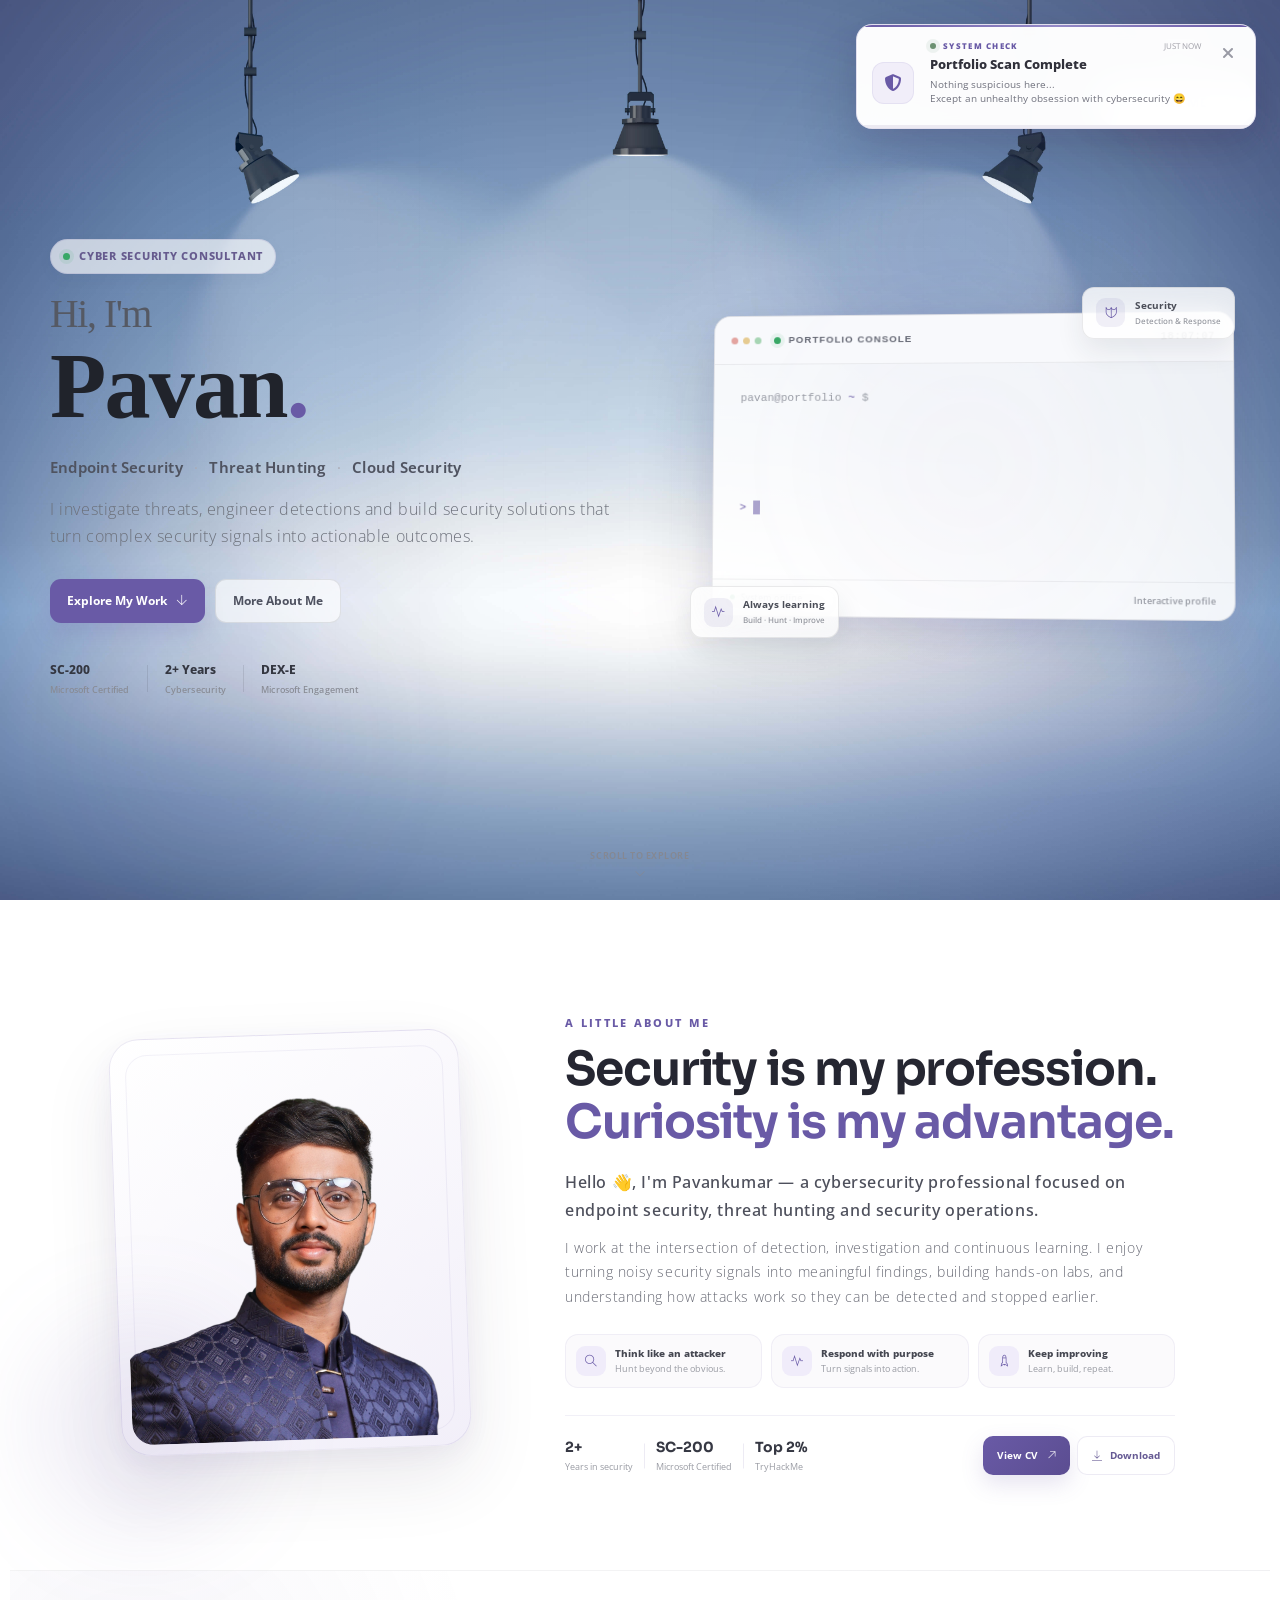
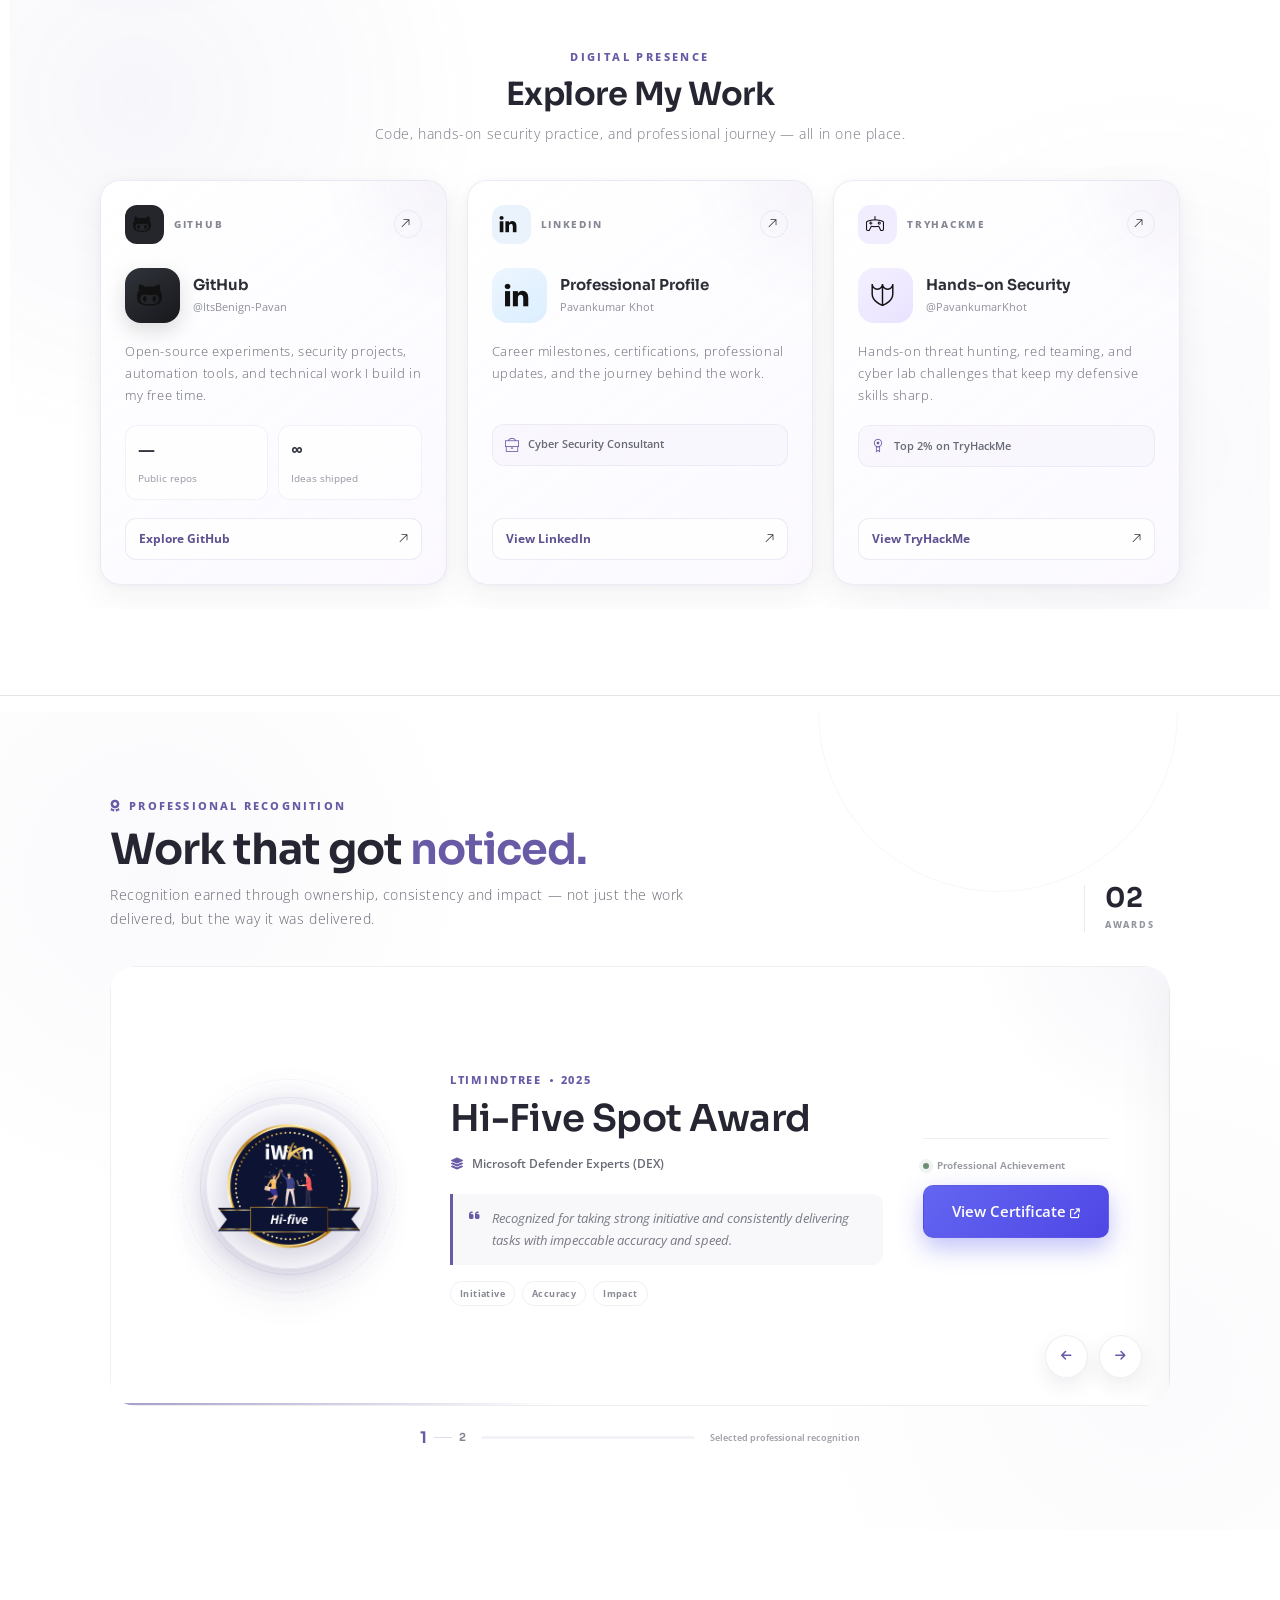
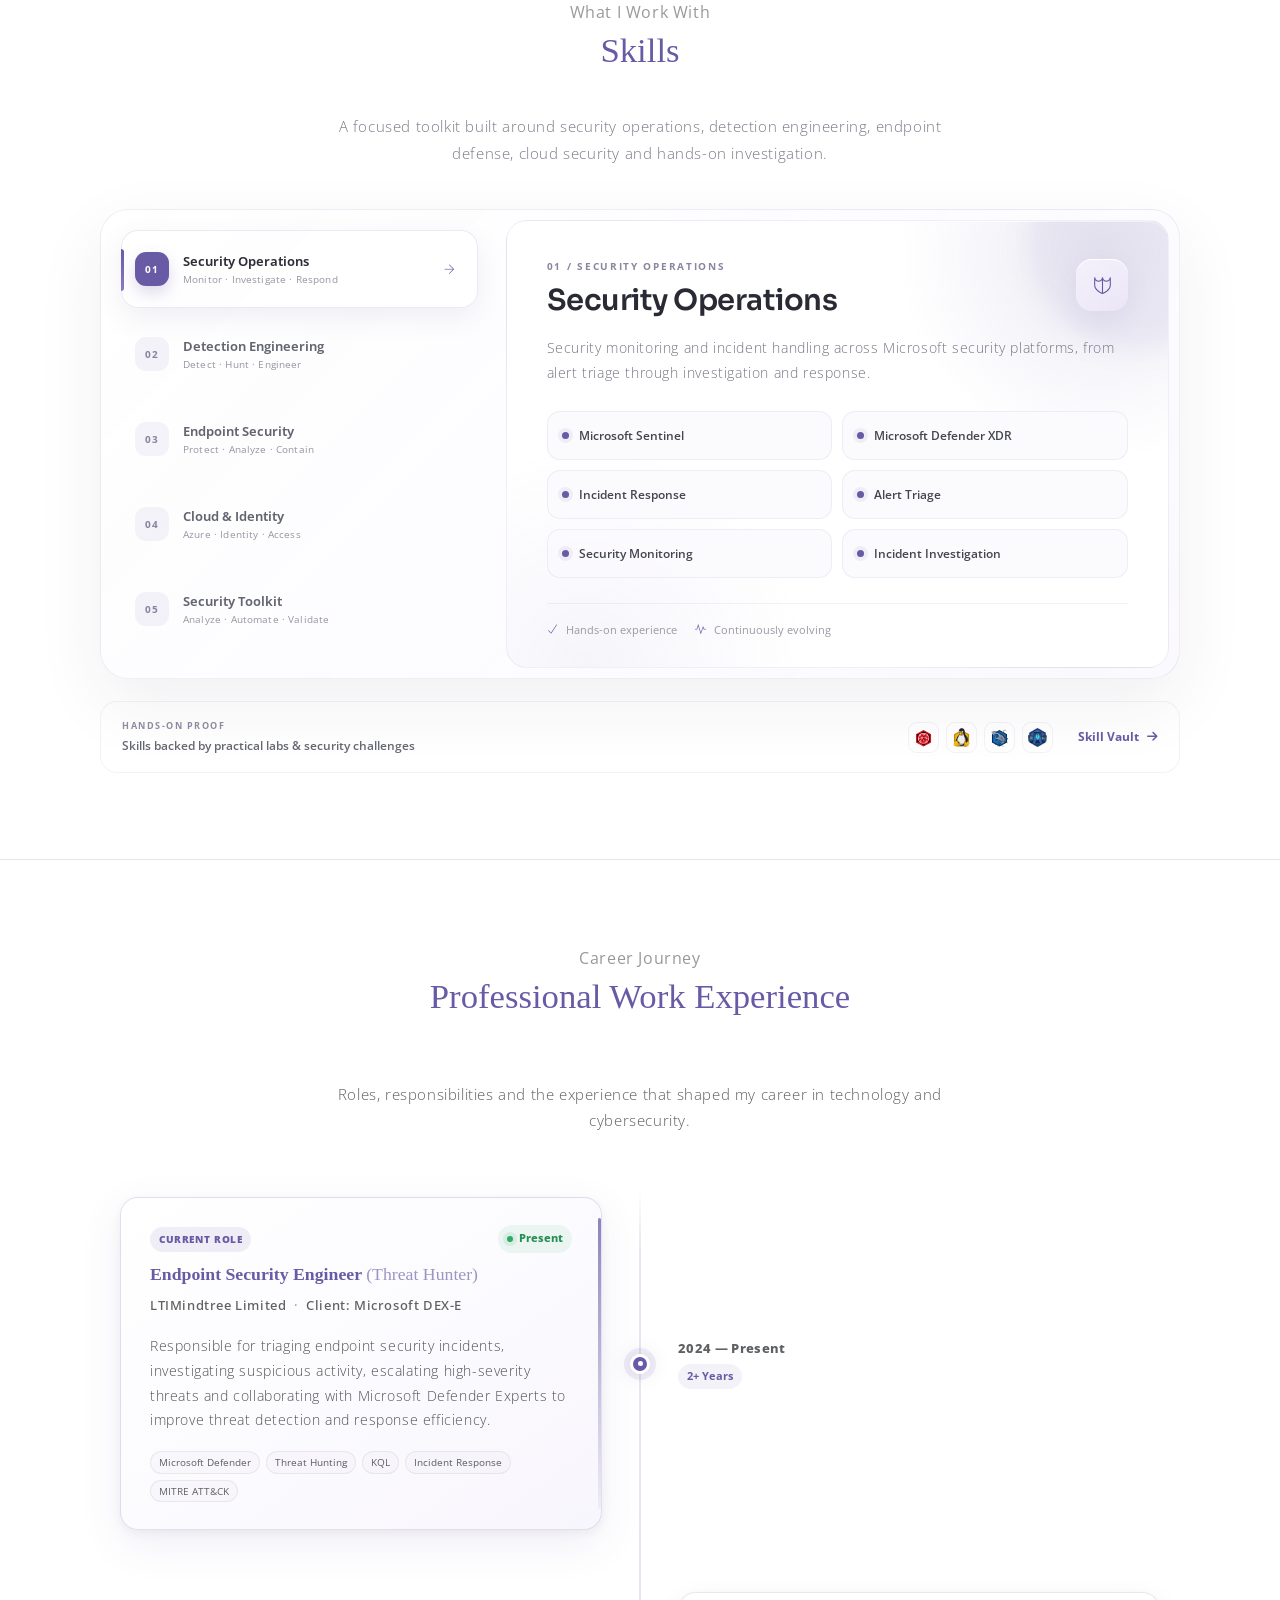
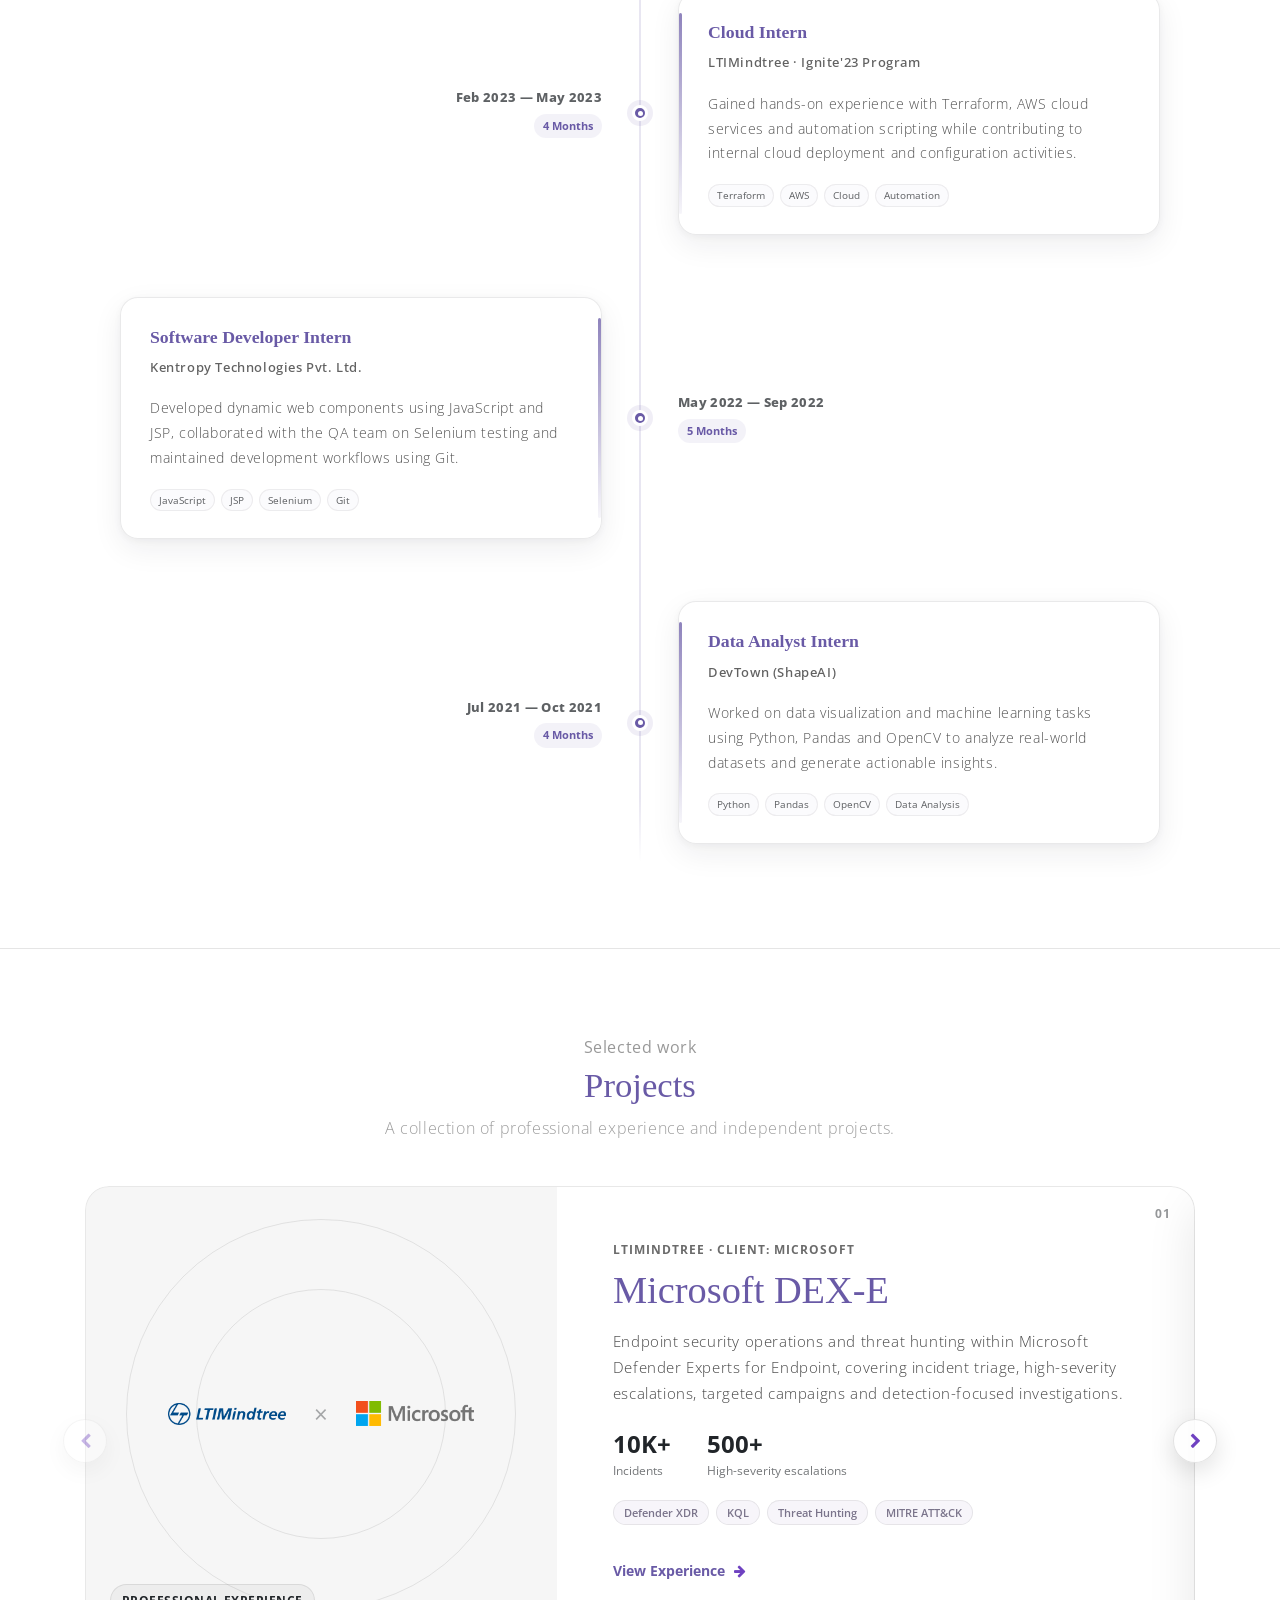
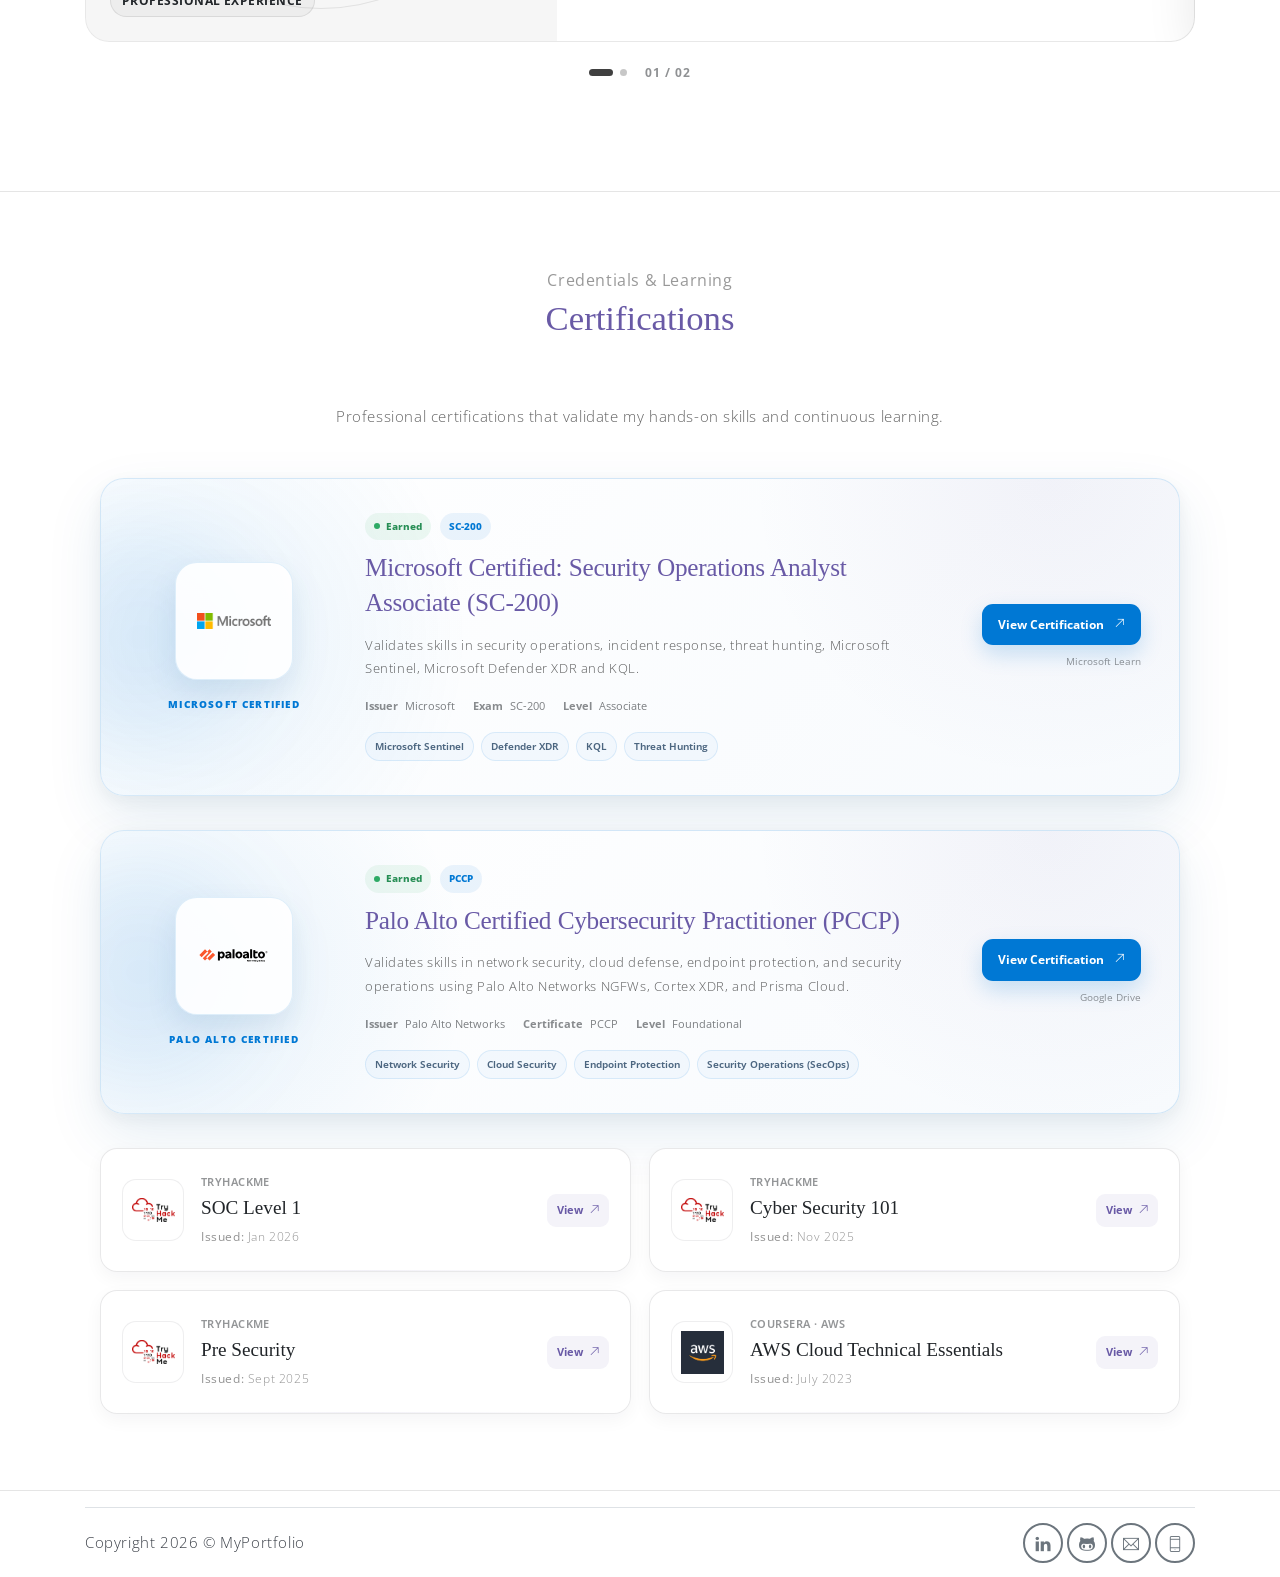
<file: index.html>
<!DOCTYPE html>
<html lang="en">
<head>
	<meta charset="utf-8">
    <meta name="viewport" content="width=device-width, initial-scale=1, shrink-to-fit=no">
    <!-- <meta name="description" content="Start your development with Meyawo landing page.">
    <meta name="author" content="Devcrud"> -->

    <link rel="stylesheet" href="assets/css/recognition.css">
    <script src="assets/js/recognition.js"></script>
    
    <link rel="stylesheet" href="assets/css/pop-up.css">
    <script src="assets/js/pop-up.js" defer></script>

    <link rel="stylesheet" href="assets/css/tagline.css">
    <link rel="stylesheet" href="assets/css/landing.css">
    <script src="assets/js/tagline.js" defer></script>

    <link href="https://fonts.googleapis.com/css2?family=Sora:wght@600;700&display=swap" rel="stylesheet">

    <link rel="preconnect" href="https://fonts.googleapis.com">
    <link rel="preconnect" href="https://fonts.gstatic.com" crossorigin>
    <link href="https://fonts.googleapis.com/css2?family=Sora:wght@600;700;800&display=swap" rel="stylesheet">

    <link rel="icon" type="image/x-icon" href="assets/imgs/favicon_io/favicon-32x32.png">

    <title>Pavan's Cyber Portfolio</title>
    <!-- font icons -->
    <link rel="stylesheet" href="assets/vendors/themify-icons/css/themify-icons.css">
    <!-- Bootstrap + Meyawo main styles -->
	<link rel="stylesheet" href="assets/css/styles.css">
    <link rel="stylesheet" href="assets/css/additional_css.css">
    <link rel="stylesheet" href="assets/css/skills.css">
    <link rel="stylesheet" href="assets/css/projects.css">
    <link rel="stylesheet" href="assets/css/experience.css">
    <link rel="stylesheet" href="assets/css/certification.css">
    <link rel="stylesheet" href="assets/css/hire-me.css">

    <link rel="stylesheet" href="https://cdnjs.cloudflare.com/ajax/libs/font-awesome/6.5.1/css/all.min.css">
    <link rel="stylesheet" href="https://cdnjs.cloudflare.com/ajax/libs/font-awesome/4.0.0/css/font-awesome.css" integrity="sha512-72McA95q/YhjwmWFMGe8RI3aZIMCTJWPBbV8iQY3jy1z9+bi6+jHnERuNrDPo/WGYEzzNs4WdHNyyEr/yXJ9pA==" crossorigin="anonymous" referrerpolicy="no-referrer" />    <script src="https://platform.linkedin.com/badges/js/profile.js" async defer type="text/javascript"></script>
</head>

<body data-spy="scroll" data-target=".navbar" data-offset="40" id="home">

        <!-- Premium Hire Me Experience -->
        <a href="#" class="floating-hire-btn" id="hireBtn" aria-label="Open contact options">
            <span class="hire-btn-pulse"></span>
            <i class="ti-sparkles" aria-hidden="true"></i>
            <span>Hire Me</span>
            <i class="ti-arrow-top-right hire-btn-arrow" aria-hidden="true"></i>
        </a>

        <div id="hireExperience" aria-hidden="true">
            <div class="hire-panel" role="dialog" aria-modal="true" aria-labelledby="hireTitle">
                <div class="hire-orb"></div>
                <button class="hire-close" id="closeHire" aria-label="Close contact panel">&times;</button>
                <div class="hire-inner">
                    <span class="hire-eyebrow"><i class="ti-sparkles"></i> Let’s build something secure</span>
                    <h2 id="hireTitle">Have a security challenge?<br><span>Let’s talk.</span></h2>
                    <p class="hire-lead">
                        Whether you’re looking for a security operations professional, a threat-hunting mindset,
                        or someone who enjoys turning messy telemetry into useful detections — I’d love to hear what you’re building.
                    </p>
                    <div class="hire-layout">
                        <div class="hire-options">
                            <a class="hire-option" href="mailto:khotpavankumar27@gmail.com?subject=Opportunity%20for%20Pavankumar%20Khot">
                                <span class="hire-option-icon"><i class="fa fa-envelope"></i></span>
                                <span class="hire-option-copy"><strong>Start with an email</strong><span>Best for roles, projects &amp; collaboration</span></span>
                                <i class="ti-arrow-top-right hire-option-arrow"></i>
                            </a>
                            <a class="hire-option" href="https://www.linkedin.com/in/pavankumar-khot-91a95b209/" target="_blank" rel="noopener noreferrer">
                                <span class="hire-option-icon"><i class="fa fa-linkedin"></i></span>
                                <span class="hire-option-copy"><strong>Connect on LinkedIn</strong><span>Let’s continue the conversation</span></span>
                                <i class="ti-arrow-top-right hire-option-arrow"></i>
                            </a>
                            <a class="hire-option" href="tel:+919307268996">
                                <span class="hire-option-icon"><i class="fa fa-phone"></i></span>
                                <span class="hire-option-copy"><strong>Have a quick conversation</strong><span>Call directly</span></span>
                                <i class="ti-arrow-top-right hire-option-arrow"></i>
                            </a>
                        </div>
                        <div class="hire-profile">
                            <span class="hire-profile-kicker">A quick snapshot</span>
                            <h3>Pavan Khot</h3>
                            <span class="hire-role">Cyber Security Consultant</span>
                            <ul class="hire-profile-list">
                                <li><i class="ti-check"></i> Endpoint Security &amp; Threat Hunting</li>
                                <li><i class="ti-check"></i> Microsoft Sentinel &amp; Defender XDR</li>
                                <li><i class="ti-check"></i> KQL &amp; Detection Engineering</li>
                                <li><i class="ti-check"></i> Azure Security &amp; Incident Response</li>
                            </ul>
                        </div>
                    </div>
                    <div class="hire-footer">
                        <span class="hire-footer-note"><strong>Prefer a detailed overview?</strong> Take a look at my resume.</span>
                        <a class="hire-resume" href="Pavankumar_Khot_SOC_Analyst_Resume.pdf" target="_blank"><i class="ti-file"></i> View Resume</a>
                    </div>
                </div>
            </div>
        </div>

    <nav class="custom-navbar" data-spy="affix" data-offset-top="20">
        <div class="container">
            <!-- <a class="logo" href="#">My Portfolio </a>          -->
            <ul class="nav">
                <li class="item">
                    <a class="link" href="#home">Home</a>
                </li>
                <li class="item">
                    <a class="link" href="#about">About</a>
                </li>
                <li class="item">
                    <a class="link" href="#skills">Skills</a>
                </li>
                <li class="item">
                    <a class="link" href="#workex">Work Experience</a>
                </li>
                <li class="item">
                    <a class="link" href="#projects">Projects</a>
                </li>
                <li class="item">
                    <a class="link" href="#certification">Certification</a>
                </li>
                <!-- <li class="item ml-md-3">
                    <a href="#contact" class="btn btn-primary" >Contact Me</a>
                </li> -->
            </ul>
            <a href="javascript:void(0)" id="nav-toggle" class="hamburger hamburger--elastic">
                <div class="hamburger-box">
                  <div class="hamburger-inner"></div>
                </div>
            </a>
        </div>          
    </nav><!-- End of Page Navbar -->

    <!-- Premium landing hero -->
    <header id="home" class="header premium-hero">
        <div class="premium-hero-bg"></div>
        <div class="premium-hero-grid"></div>
        <div class="premium-hero-glow premium-hero-glow--one"></div>
        <div class="premium-hero-glow premium-hero-glow--two"></div>

        <div class="header-content container premium-hero-content">

            <div class="hero-copy">
                <div class="hero-eyebrow">
                    <span class="hero-eyebrow-dot"></span>
                    Cyber Security Consultant
                </div>

                <h1 class="premium-hero-title">
                    <span class="premium-hero-greeting">Hi, I'm</span>
                    <span class="premium-hero-name">Pavan<span class="premium-hero-period">.</span></span>
                </h1>

                <div class="premium-hero-role">
                    Endpoint Security <span>·</span> Threat Hunting <span>·</span> Cloud Security
                </div>

                <p class="premium-hero-description">
                    I investigate threats, engineer detections and build security solutions
                    that turn complex security signals into actionable outcomes.
                </p>

                <div class="premium-hero-actions">
                    <a href="#projects" class="premium-btn premium-btn--primary">
                        Explore My Work
                        <i class="ti-arrow-down"></i>
                    </a>
                    <a href="#about" class="premium-btn premium-btn--secondary">
                        More About Me
                    </a>
                </div>

                <div class="premium-hero-proof">
                    <div class="hero-proof-item">
                        <strong>SC-200</strong>
                        <span>Microsoft Certified</span>
                    </div>
                    <div class="hero-proof-divider"></div>
                    <div class="hero-proof-item">
                        <strong>2+ Years</strong>
                        <span>Cybersecurity</span>
                    </div>
                    <div class="hero-proof-divider"></div>
                    <div class="hero-proof-item">
                        <strong>DEX-E</strong>
                        <span>Microsoft Engagement</span>
                    </div>
                </div>
            </div>

            <div class="hero-console-wrap">
                <div class="hero-console-backdrop"></div>

                <div class="soc-widget hero-console" id="heroConsole">
                    <div class="soc-header">
                        <div class="soc-left">
                            <div class="soc-window-dots" aria-hidden="true">
                                <span></span><span></span><span></span>
                            </div>
                            <div class="soc-indicator"></div>
                            <span>PORTFOLIO CONSOLE</span>
                        </div>

                        <div class="soc-time" id="socTime">00:00:00</div>
                    </div>

                    <div class="soc-content">
                        <div class="console-path">pavan@portfolio <span>~</span> $</div>

                        <div class="soc-command" id="socCommand">
                            &gt;&gt; Initializing...
                        </div>

                        <div class="soc-output" id="socOutput">
                            Loading...
                        </div>

                        <div class="console-cursor-line">
                            <span>&gt;</span><i></i>
                        </div>
                    </div>

                    <div class="hero-console-footer">
                        <span><i></i> System online</span>
                        <span>Interactive profile</span>
                    </div>
                </div>

                <div class="hero-console-float hero-console-float--top">
                    <span class="float-icon"><i class="ti-shield"></i></span>
                    <span><strong>Security</strong><small>Detection &amp; Response</small></span>
                </div>

                <div class="hero-console-float hero-console-float--bottom">
                    <span class="float-icon"><i class="ti-pulse"></i></span>
                    <span><strong>Always learning</strong><small>Build · Hunt · Improve</small></span>
                </div>
            </div>
        </div>

        <a class="hero-scroll-cue" href="#about" aria-label="Scroll to About section">
            <span>Scroll to explore</span>
            <i class="ti-angle-down"></i>
        </a>
    </header><!-- end of premium landing hero -->

    <!-- about section -->
    <section class="section pt-0" >
        <!-- container -->
        <div class="container text-center" id="about">
            <!-- premium about wrapper -->
            <div class="about about-premium">

                <div class="about-visual">
                    <div class="about-photo-frame">
                        <div class="about-photo-glow"></div>
                        <img src="assets/imgs/portfolioImage.png" class="about-img" alt="Pavankumar Khot">
                        
                    </div>

                    

                    
                </div>

                <div class="about-caption about-premium-caption">
                    <span class="about-eyebrow">A LITTLE ABOUT ME</span>
                    <h2 class="section-title about-premium-title">
                        Security is my profession.<br>
                        <span>Curiosity is my advantage.</span>
                    </h2>

                    <p class="about-lead">
                        Hello 👋, I'm Pavankumar — a cybersecurity professional focused on
                        endpoint security, threat hunting and security operations.
                    </p>

                    <p class="about-copy">
                        I work at the intersection of detection, investigation and continuous
                        learning. I enjoy turning noisy security signals into meaningful findings,
                        building hands-on labs, and understanding how attacks work so they can
                        be detected and stopped earlier.
                    </p>

                    <div class="about-principles">
                        <div class="about-principle">
                            <span><i class="ti-search"></i></span>
                            <div>
                                <strong>Think like an attacker</strong>
                                <small>Hunt beyond the obvious.</small>
                            </div>
                        </div>
                        <div class="about-principle">
                            <span><i class="ti-pulse"></i></span>
                            <div>
                                <strong>Respond with purpose</strong>
                                <small>Turn signals into action.</small>
                            </div>
                        </div>
                        <div class="about-principle">
                            <span><i class="ti-rocket"></i></span>
                            <div>
                                <strong>Keep improving</strong>
                                <small>Learn, build, repeat.</small>
                            </div>
                        </div>
                    </div>

                    <div class="about-bottom-row">
                        <div class="about-quick-stats">
                            <div>
                                <strong>2+</strong>
                                <span>Years in security</span>
                            </div>
                            <div>
                                <strong>SC-200</strong>
                                <span>Microsoft Certified</span>
                            </div>
                            <div>
                                <strong>Top 2%</strong>
                                <span>TryHackMe</span>
                            </div>
                        </div>

                        <div class="cv-buttons about-cv-buttons">
                            <a href="Pavankumar_Khot_SOC_Analyst_Resume.pdf" target="_blank" class="about-cv-primary">
                                <span>View CV</span>
                                <i class="ti-arrow-top-right"></i>
                            </a>
                            <a href="Pavankumar_Khot_SOC_Analyst_Resume.pdf" download="Pavankumar's CV" class="about-cv-secondary">
                                <i class="ti-download"></i>
                                <span>Download</span>
                            </a>
                        </div>
                    </div>
                </div>

            </div><!-- end of premium about wrapper -->    

             </div>

        </div style ="width = auto"><!-- end of container -->

                <!-- Profile presence -->
                <section class="cyber-profiles" id="profiles">
                    <div class="container">
                        <div class="profile-section-heading">
                            <span class="profile-eyebrow">DIGITAL PRESENCE</span>
                            <h3>Explore My Work</h3>
                            <p>Code, hands-on security practice, and professional journey — all in one place.</p>
                        </div>

                        <div class="profile-grid">

                            <!-- GitHub -->
                            <article class="profile-card profile-card--github" id="github-card">
                                <div class="profile-card-glow"></div>
                                <div class="profile-card-top">
                                    <div class="profile-icon profile-icon--github">
                                        <i class="ti-github"></i>
                                    </div>
                                    <span class="profile-platform">GITHUB</span>
                                    <span class="profile-arrow"><i class="ti-arrow-top-right"></i></span>
                                </div>

                                <div class="profile-card-main">
                                    <div class="profile-avatar profile-avatar--github">
                                        <i class="ti-github"></i>
                                    </div>
                                    <div class="profile-identity">
                                        <h4>GitHub</h4>
                                        <span>@ItsBenign-Pavan</span>
                                    </div>
                                </div>

                                <p class="profile-desc">
                                    Open-source experiments, security projects, automation tools, and technical work I build in my free time.
                                </p>

                                <div class="profile-stats">
                                    <div><strong class="github-repos">—</strong><span>Public repos</span></div>
                                    <div><strong>∞</strong><span>Ideas shipped</span></div>
                                </div>

                                <a href="https://github.com/ItsBenign-Pavan" target="_blank" rel="noopener noreferrer" class="profile-link">
                                    <span>Explore GitHub</span><i class="ti-arrow-top-right"></i>
                                </a>
                            </article>

                            <!-- LinkedIn -->
                            <article class="profile-card profile-card--linkedin">
                                <div class="profile-card-glow"></div>
                                <div class="profile-card-top">
                                    <div class="profile-icon profile-icon--linkedin">
                                        <i class="ti-linkedin"></i>
                                    </div>
                                    <span class="profile-platform">LINKEDIN</span>
                                    <span class="profile-arrow"><i class="ti-arrow-top-right"></i></span>
                                </div>

                                <div class="profile-card-main">
                                    <div class="profile-avatar profile-avatar--linkedin">
                                        <i class="ti-linkedin"></i>
                                    </div>
                                    <div class="profile-identity">
                                        <h4>Professional Profile</h4>
                                        <span>Pavankumar Khot</span>
                                    </div>
                                </div>

                                <p class="profile-desc">
                                    Career milestones, certifications, professional updates, and the journey behind the work.
                                </p>

                                <div class="profile-highlight">
                                    <i class="ti-briefcase"></i>
                                    <span>Cyber Security Consultant</span>
                                </div>

                                <a href="https://in.linkedin.com/in/pavankumar-khot-91a95b209" target="_blank" rel="noopener noreferrer" class="profile-link">
                                    <span>View LinkedIn</span><i class="ti-arrow-top-right"></i>
                                </a>
                            </article>

                            <!-- TryHackMe -->
                            <article class="profile-card profile-card--tryhackme tryhackme-card">
                                <div class="profile-card-glow"></div>
                                <div class="profile-card-top">
                                    <div class="profile-icon profile-icon--tryhackme">
                                        <i class="ti-game"></i>
                                    </div>
                                    <span class="profile-platform">TRYHACKME</span>
                                    <span class="profile-arrow"><i class="ti-arrow-top-right"></i></span>
                                </div>

                                <div class="profile-card-main">
                                    <div class="profile-avatar profile-avatar--tryhackme">
                                        <i class="ti-shield"></i>
                                    </div>
                                    <div class="profile-identity">
                                        <h4>Hands-on Security</h4>
                                        <span>@PavankumarKhot</span>
                                    </div>
                                </div>

                                <p class="profile-desc">
                                    Hands-on threat hunting, red teaming, and cyber lab challenges that keep my defensive skills sharp.
                                </p>

                                <div class="profile-highlight">
                                    <i class="ti-medall-alt"></i>
                                    <span>Top 2% on TryHackMe</span>
                                </div>

                                <a href="https://tryhackme.com/p/PavankumarKhot" target="_blank" rel="noopener noreferrer" class="profile-link">
                                    <span>View TryHackMe</span><i class="ti-arrow-top-right"></i>
                                </a>
                            </article>

                        </div>
                    </div>
                </section>

                <script>
                /* GitHub profile data — preserves the existing live data behavior */
                fetch('https://api.github.com/users/ItsBenign-Pavan')
                    .then(response => response.json())
                    .then(data => {
                        const repoEl = document.querySelector('.github-repos');
                        if (repoEl && typeof data.public_repos !== 'undefined') {
                            repoEl.textContent = data.public_repos;
                        }
                    })
                    .catch(() => {});
                </script>

    </section> <!-- end of about section --> <hr>


<!-- ===================== PROFESSIONAL RECOGNITION ===================== -->

<section id="recognition" class="recognition-section recognition-showcase">

    <div class="recognition-container">

        <div class="recognition-heading">
            <div class="recognition-heading-copy">
                <span class="recognition-eyebrow">
                    <i class="fas fa-award"></i> PROFESSIONAL RECOGNITION
                </span>
                <h2>Work that got <span>noticed.</span></h2>
                <p>
                    Recognition earned through ownership, consistency and impact —
                    not just the work delivered, but the way it was delivered.
                </p>
            </div>

            <div class="recognition-heading-mark" aria-hidden="true">
                <span>02</span>
                <small>AWARDS</small>
            </div>
        </div>

        <div class="recognition-slider" aria-label="Professional recognition awards">

            <button class="slider-btn prev" id="prevRecognition" type="button" aria-label="Previous award">
                <i class="fas fa-arrow-left"></i>
            </button>

            <div class="recognition-track">

                <!-- Award 1 -->
                <article class="recognition-card recognition-award-card">

                    

                    <div class="recognition-body">

                        <div class="recognition-badge-wrap">
                            <div class="recognition-badge-orbit orbit-one"></div>
                            <div class="recognition-badge-orbit orbit-two"></div>
                            <div class="recognition-badge">
                                <img src="assets/imgs/Hi-Five Badge.png" alt="Hi-Five Spot Award">
                            </div>
                        </div>

                        <div class="recognition-details">

                            <span class="award-company">
                                LTIMindtree <i class="fas fa-circle"></i> 2025
                            </span>

                            <h3>Hi-Five Spot Award</h3>

                            <div class="award-project">
                                <i class="fas fa-layer-group"></i>
                                <span>Microsoft Defender Experts (DEX)</span>
                            </div>

                            <div class="award-quote">
                                <i class="fas fa-quote-left"></i>
                                <span>
                                    Recognized for taking strong initiative and consistently delivering
                                    tasks with impeccable accuracy and speed.
                                </span>
                            </div>

                            <div class="recognition-tags">
                                <span>Initiative</span>
                                <span>Accuracy</span>
                                <span>Impact</span>
                            </div>

                        </div>
                    </div>

                    <div class="recognition-footer recognition-footer-stacked">
    <div class="recognition-footer-note">
                            <span class="recognition-footer-dot"></span>
                            Professional Achievement
                        </div>
    <div class="recognition-footer-action">
        <a href="Hi-Five Award.pdf" target="_blank" class="cert-btn">
                            <span>View Certificate</span>
                            <i class="fas fa-arrow-up-right-from-square"></i>
                        </a>
    </div>
</div>

                </article>

                <!-- Award 2 -->
                <article class="recognition-card recognition-award-card">

                    

                    <div class="recognition-body">

                        <div class="recognition-badge-wrap">
                            <div class="recognition-badge-orbit orbit-one"></div>
                            <div class="recognition-badge-orbit orbit-two"></div>
                            <div class="recognition-badge">
                                <img src="assets/imgs/Super Crew Badge.png" alt="Super Crew Spot Award">
                            </div>
                        </div>

                        <div class="recognition-details">

                            <span class="award-company">
                                LTIMindtree <i class="fas fa-circle"></i> 2026
                            </span>

                            <h3>Super Crew Spot Award</h3>

                            <div class="award-project">
                                <i class="fas fa-layer-group"></i>
                                <span>Microsoft Defender Experts (DEX)</span>
                            </div>

                            <div class="award-quote">
                                <i class="fas fa-quote-left"></i>
                                <span>
                                    Recognized for consistently going above and beyond in every
                                    responsibility and contributing beyond expectations.
                                </span>
                            </div>

                            <div class="recognition-tags">
                                <span>Ownership</span>
                                <span>Consistency</span>
                                <span>Team Impact</span>
                            </div>

                        </div>
                    </div>

                    <div class="recognition-footer recognition-footer-stacked">
    <div class="recognition-footer-note">
                            <span class="recognition-footer-dot"></span>
                            Professional Achievement
                        </div>
    <div class="recognition-footer-action">
        <a href="Super Crew Award.pdf" target="_blank" class="cert-btn">
                            <span>View Certificate</span>
                            <i class="fas fa-arrow-up-right-from-square"></i>
                        </a>
    </div>
</div>

                </article>

            </div>

            <button class="slider-btn next" id="nextRecognition" type="button" aria-label="Next award">
                <i class="fas fa-arrow-right"></i>
            </button>

        </div>

        <div class="recognition-bottom">
            <div class="recognition-counter">
                <span id="currentRecognition">1</span>
                <span class="counter-line"></span>
                <span id="totalRecognition">2</span>
            </div>

            <div class="recognition-progress">
                <span></span>
            </div>

            <span class="recognition-bottom-caption">Selected professional recognition</span>
        </div>

    </div>

</section>

    <!-- skills section -->
    <section class="section skills-section" id="skills">
        <div class="container">
            <div class="skills-heading text-center">
                <p class="section-subtitle">What I Work With</p>
                <h6 class="section-title mb-6">Skills</h6>
                <p class="skills-intro">
                    A focused toolkit built around security operations, detection engineering,
                    endpoint defense, cloud security and hands-on investigation.
                </p>
            </div>

            <div class="skills-showcase" id="skillsShowcase">
                <div class="skills-category-rail" role="tablist" aria-label="Skill categories">
                    <button class="skill-category active" type="button" role="tab" aria-selected="true" data-skill="operations">
                        <span class="skill-category-index">01</span>
                        <span class="skill-category-copy">
                            <strong>Security Operations</strong>
                            <small>Monitor · Investigate · Respond</small>
                        </span>
                        <i class="ti-arrow-right"></i>
                    </button>

                    <button class="skill-category" type="button" role="tab" aria-selected="false" data-skill="detection">
                        <span class="skill-category-index">02</span>
                        <span class="skill-category-copy">
                            <strong>Detection Engineering</strong>
                            <small>Detect · Hunt · Engineer</small>
                        </span>
                        <i class="ti-arrow-right"></i>
                    </button>

                    <button class="skill-category" type="button" role="tab" aria-selected="false" data-skill="endpoint">
                        <span class="skill-category-index">03</span>
                        <span class="skill-category-copy">
                            <strong>Endpoint Security</strong>
                            <small>Protect · Analyze · Contain</small>
                        </span>
                        <i class="ti-arrow-right"></i>
                    </button>

                    <button class="skill-category" type="button" role="tab" aria-selected="false" data-skill="cloud">
                        <span class="skill-category-index">04</span>
                        <span class="skill-category-copy">
                            <strong>Cloud &amp; Identity</strong>
                            <small>Azure · Identity · Access</small>
                        </span>
                        <i class="ti-arrow-right"></i>
                    </button>

                    <button class="skill-category" type="button" role="tab" aria-selected="false" data-skill="tools">
                        <span class="skill-category-index">05</span>
                        <span class="skill-category-copy">
                            <strong>Security Toolkit</strong>
                            <small>Analyze · Automate · Validate</small>
                        </span>
                        <i class="ti-arrow-right"></i>
                    </button>
                </div>

                <div class="skills-detail-panel" aria-live="polite">
                    <div class="skills-panel-glow"></div>
                    <div class="skills-panel-topline">
                        <div>
                            <span class="skills-panel-kicker">01 / SECURITY OPERATIONS</span>
                            <h3 id="skillPanelTitle">Security Operations</h3>
                        </div>
                        <div class="skills-panel-mark"><i class="ti-shield"></i></div>
                    </div>

                    <p class="skills-panel-description" id="skillPanelDescription">
                        Security monitoring and incident handling across Microsoft security platforms,
                        from alert triage through investigation and response.
                    </p>

                    <div class="skill-chip-grid" id="skillChipGrid"></div>

                    <div class="skills-panel-footer">
                        <span><i class="ti-check"></i> Hands-on experience</span>
                        <span><i class="ti-pulse"></i> Continuously evolving</span>
                    </div>
                </div>
            </div>

            <div class="skills-proof-row">
                <div class="skills-proof-copy">
                    <span class="skills-proof-kicker">HANDS-ON PROOF</span>
                    <strong>Skills backed by practical labs &amp; security challenges</strong>
                </div>
                <div class="skills-proof-badges" aria-label="Hands-on security badges">
                    <img src="assets/imgs/networkfundamentals.svg" alt="Network Fundamentals" loading="lazy">
                    <img src="assets/imgs/linux.svg" alt="Linux Fundamentals" loading="lazy">
                    <img src="assets/imgs/wireshark.svg" alt="Wireshark" loading="lazy">
                    <img src="assets/imgs/defensive-toolsmith.svg" alt="Defensive Toolsmith" loading="lazy">
                </div>
                <a href="pages/skills.html" class="skills-vault-link">
                    Skill Vault <i class="fa-solid fa-arrow-right"></i>
                </a>
            </div>
        </div>
    </section><!-- end of skills section --> <hr>

    <!-- portfolio section -->
    <!-- professional work experience -->
    <section class="section experience-section" id="workex">
        <div class="container">
            <div class="experience-heading text-center">
                <p class="section-subtitle">Career Journey</p>
                <h6 class="section-title mb-6">Professional Work Experience</h6>
                <p class="experience-intro">
                    Roles, responsibilities and the experience that shaped my career in technology and cybersecurity.
                </p>
            </div>

            <div class="experience-timeline">

                <!-- Current Role -->
                <article class="experience-item experience-item--current">
                    <div class="experience-marker">
                        <span></span>
                    </div>

                    <div class="experience-date">
                        <span class="experience-date-year">2024 — Present</span>
                        <span class="experience-date-length">2+ Years</span>
                    </div>

                    <div class="experience-card">
                        <div class="experience-card-top">
                            <div>
                                <span class="experience-badge">Current Role</span>
                                <h3>Endpoint Security Engineer <span>(Threat Hunter)</span></h3>
                                <p class="experience-company">
                                    LTIMindtree Limited
                                    <span class="experience-separator">·</span>
                                    Client: Microsoft DEX-E
                                </p>
                            </div>
                            <div class="experience-status">
                                <span class="experience-status-dot"></span>
                                Present
                            </div>
                        </div>

                        <p class="experience-description">
                            Responsible for triaging endpoint security incidents, investigating suspicious activity,
                            escalating high-severity threats and collaborating with Microsoft Defender Experts to
                            improve threat detection and response efficiency.
                        </p>

                        <div class="experience-tags">
                            <span>Microsoft Defender</span>
                            <span>Threat Hunting</span>
                            <span>KQL</span>
                            <span>Incident Response</span>
                            <span>MITRE ATT&CK</span>
                        </div>
                    </div>
                </article>

                <!-- Cloud Intern -->
                <article class="experience-item">
                    <div class="experience-marker">
                        <span></span>
                    </div>

                    <div class="experience-date">
                        <span class="experience-date-year">Feb 2023 — May 2023</span>
                        <span class="experience-date-length">4 Months</span>
                    </div>

                    <div class="experience-card">
                        <div class="experience-card-top">
                            <div>
                                <h3>Cloud Intern</h3>
                                <p class="experience-company">LTIMindtree · Ignite'23 Program</p>
                            </div>
                        </div>

                        <p class="experience-description">
                            Gained hands-on experience with Terraform, AWS cloud services and automation scripting
                            while contributing to internal cloud deployment and configuration activities.
                        </p>

                        <div class="experience-tags">
                            <span>Terraform</span>
                            <span>AWS</span>
                            <span>Cloud</span>
                            <span>Automation</span>
                        </div>
                    </div>
                </article>

                <!-- Software Developer Intern -->
                <article class="experience-item">
                    <div class="experience-marker">
                        <span></span>
                    </div>

                    <div class="experience-date">
                        <span class="experience-date-year">May 2022 — Sep 2022</span>
                        <span class="experience-date-length">5 Months</span>
                    </div>

                    <div class="experience-card">
                        <div class="experience-card-top">
                            <div>
                                <h3>Software Developer Intern</h3>
                                <p class="experience-company">Kentropy Technologies Pvt. Ltd.</p>
                            </div>
                        </div>

                        <p class="experience-description">
                            Developed dynamic web components using JavaScript and JSP, collaborated with the QA team
                            on Selenium testing and maintained development workflows using Git.
                        </p>

                        <div class="experience-tags">
                            <span>JavaScript</span>
                            <span>JSP</span>
                            <span>Selenium</span>
                            <span>Git</span>
                        </div>
                    </div>
                </article>

                <!-- Data Analyst Intern -->
                <article class="experience-item">
                    <div class="experience-marker">
                        <span></span>
                    </div>

                    <div class="experience-date">
                        <span class="experience-date-year">Jul 2021 — Oct 2021</span>
                        <span class="experience-date-length">4 Months</span>
                    </div>

                    <div class="experience-card">
                        <div class="experience-card-top">
                            <div>
                                <h3>Data Analyst Intern</h3>
                                <p class="experience-company">DevTown (ShapeAI)</p>
                            </div>
                        </div>

                        <p class="experience-description">
                            Worked on data visualization and machine learning tasks using Python, Pandas and OpenCV
                            to analyze real-world datasets and generate actionable insights.
                        </p>

                        <div class="experience-tags">
                            <span>Python</span>
                            <span>Pandas</span>
                            <span>OpenCV</span>
                            <span>Data Analysis</span>
                        </div>
                    </div>
                </article>

            </div>
        </div>
    </section>
    <hr>

    <!-- projects section -->
    <section class="section projects-section" id="projects">
        <div class="container">
            <div class="projects-heading text-center">
                <p class="section-subtitle">Selected work</p>
                <h6 class="section-title">Projects</h6>
                <p class="projects-intro">
                    A collection of professional experience and independent projects.
                </p>
            </div>

            <div class="projects-carousel" data-projects-carousel>
                <div class="projects-viewport">
                    <div class="projects-track">

                        <!-- Project 01 -->
                        <article class="project-slide project-slide--experience">
                            <div class="project-slide-inner">
                                <div class="project-slide-number">01</div>

                                <div class="project-slide-visual project-slide-visual--microsoft">
                                    <div class="project-brand-simple">
                                        <img src="assets/imgs/LTIMindtree_Logo.svg.png" alt="LTIMindtree">
                                        <span class="project-brand-x">×</span>
                                        <img src="assets/imgs/Microsoft_logo_(2012).svg.png" alt="Microsoft">
                                    </div>
                                    <span class="project-visual-label">Professional Experience</span>
                                </div>

                                <div class="project-slide-content">
                                    <p class="project-slide-eyebrow">LTIMindtree · Client: Microsoft</p>
                                    <h3>Microsoft DEX-E</h3>
                                    <p class="project-slide-description">
                                        Endpoint security operations and threat hunting within Microsoft Defender Experts
                                        for Endpoint, covering incident triage, high-severity escalations, targeted campaigns
                                        and detection-focused investigations.
                                    </p>

                                    <div class="project-stat-row">
                                        <div class="project-stat">
                                            <strong>10K+</strong>
                                            <span>Incidents</span>
                                        </div>
                                        <div class="project-stat">
                                            <strong>500+</strong>
                                            <span>High-severity escalations</span>
                                        </div>
                                    </div>

                                    <div class="project-tags">
                                        <span>Defender XDR</span>
                                        <span>KQL</span>
                                        <span>Threat Hunting</span>
                                        <span>MITRE ATT&CK</span>
                                    </div>

                                    <a href="#workex" class="project-slide-action">
                                        View Experience <i class="fa fa-arrow-right"></i>
                                    </a>
                                </div>
                            </div>
                        </article>

                        <!-- Project 02 -->
                        <article class="project-slide project-slide--personal">
                            <div class="project-slide-inner">
                                <div class="project-slide-number">02</div>

                                <div class="project-slide-visual project-slide-visual--azure">
                                    <div class="azure-brand-simple" aria-label="Azure security technologies">
                                        <div class="azure-brand-main">
                                            <span class="azure-wordmark">Azure</span>
                                        </div>
                                        <div class="azure-brand-tools">
                                            <span>Microsoft Sentinel</span>
                                            <span>Defender XDR</span>
                                            <span>KQL</span>
                                            <span>Sysmon</span>
                                        </div>
                                    </div>
                                    <span class="project-visual-label">Personal Project</span>
                                </div>

                                <div class="project-slide-content">
                                    <p class="project-slide-eyebrow">Independent Security Engineering Project</p>
                                    <h3>Azure SOC Simulation</h3>
                                    <p class="project-slide-description">
                                        An end-to-end Azure security operations environment built to practice detection
                                        engineering, threat hunting, incident investigation, attack simulation and
                                        security operations workflows.
                                    </p>

                                    <div class="project-stat-row">
                                        <div class="project-stat">
                                            <strong>18</strong>
                                            <span>Modules</span>
                                        </div>
                                        <div class="project-stat">
                                            <strong>5</strong>
                                            <span>Attack simulations</span>
                                        </div>
                                    </div>

                                    <div class="project-tags">
                                        <span>Sentinel</span>
                                        <span>Defender XDR</span>
                                        <span>KQL</span>
                                        <span>Sigma</span>
                                        <span>Sysmon</span>
                                        <span>MITRE ATT&CK</span>
                                    </div>

                                    <a href="https://itsbenign-pavan.github.io/Azure-SOC-Portfolio-L2/"
                                       target="_blank" rel="noopener noreferrer" class="project-slide-action">
                                        Explore Project <i class="fa fa-arrow-right"></i>
                                    </a>
                                </div>
                            </div>
                        </article>

                    </div>
                </div>

                <button class="project-carousel-btn project-carousel-btn--prev"
                        type="button" aria-label="Previous project" data-project-prev>
                    <i class="fa fa-chevron-left"></i>
                </button>
                <button class="project-carousel-btn project-carousel-btn--next"
                        type="button" aria-label="Next project" data-project-next>
                    <i class="fa fa-chevron-right"></i>
                </button>

                <div class="project-carousel-footer">
                    <div class="project-carousel-dots" role="tablist" aria-label="Projects">
                        <button type="button" class="project-dot is-active" data-project-dot="0"
                                aria-label="Show project 1" aria-selected="true"></button>
                        <button type="button" class="project-dot" data-project-dot="1"
                                aria-label="Show project 2" aria-selected="false"></button>
                    </div>
                    <span class="project-carousel-count">
                        <span data-project-current>01</span> / <span data-project-total>02</span>
                    </span>
                </div>
            </div>
        </div>
    </section>
    <hr>

    <!-- Certification Section -->
    <section class="section certification-section" id="certification">
    <div class="container">
        <div class="certification-heading text-center">
            <p class="section-subtitle">Credentials &amp; Learning</p>
            <h6 class="section-title mb-6">Certifications</h6>
            <p class="certification-intro">
                Professional certifications that validate my hands-on skills and continuous learning.
            </p>
        </div>

        <!-- Featured Certification - 1 -->
        <article class="cert-featured">
            <div class="cert-featured-glow"></div>

            <div class="cert-featured-brand">
                <div class="cert-microsoft-mark">
                    <img src="assets/imgs/Microsoft_logo_(2012).svg.png" alt="Microsoft">
                </div>
                <span class="cert-featured-label">MICROSOFT CERTIFIED</span>
            </div>

            <div class="cert-featured-content">
                <div class="cert-featured-topline">
                    <span class="cert-status">
                        <span></span>
                        Earned
                    </span>
                    <span class="cert-code">SC-200</span>
                </div>

                <h3>Microsoft Certified: Security Operations Analyst Associate (SC-200)</h3>

                <p class="cert-featured-description">
                    Validates skills in security operations, incident response, threat hunting,
                    Microsoft Sentinel, Microsoft Defender XDR and KQL.
                </p>

                <div class="cert-featured-meta">
                    <span><strong>Issuer</strong> Microsoft</span>
                    <span><strong>Exam</strong> SC-200</span>
                    <span><strong>Level</strong> Associate</span>
                </div>

                <div class="cert-featured-tags">
                    <span>Microsoft Sentinel</span>
                    <span>Defender XDR</span>
                    <span>KQL</span>
                    <span>Threat Hunting</span>
                </div>
            </div>

            <div class="cert-featured-action">
                <a href="https://learn.microsoft.com/en-us/credentials/certifications/security-operations-analyst/"
                   target="_blank"
                   rel="noopener noreferrer"
                   class="cert-view-btn">
                    <span>View Certification</span>
                    <i class="ti-arrow-top-right"></i>
                </a>
                <span class="cert-featured-note">Microsoft Learn</span>
            </div>
        </article>

        <!-- Featured Certification - 2 -->
        <article class="cert-featured">
            <div class="cert-featured-glow"></div>

            <div class="cert-featured-brand">
                <div class="cert-microsoft-mark">
                    <img src="assets/imgs/palo-alto-networks-inc-logo-vector.svg" alt="Microsoft">
                </div>
                <span class="cert-featured-label">PALO ALTO CERTIFIED</span>
            </div>

            <div class="cert-featured-content">
                <div class="cert-featured-topline">
                    <span class="cert-status">
                        <span></span>
                        Earned
                    </span>
                    <span class="cert-code">PCCP</span>
                </div>

                <h3>Palo Alto Certified Cybersecurity Practitioner (PCCP) </h3>

                <p class="cert-featured-description">
                    Validates skills in network security, cloud defense, endpoint protection, and security operations using Palo Alto Networks NGFWs, Cortex XDR, and Prisma Cloud. 
                </p>

                <div class="cert-featured-meta">
                    <span><strong>Issuer</strong> Palo Alto Networks </span>
                    <span><strong>Certificate</strong> PCCP</span>
                    <span><strong>Level</strong> Foundational</span>
                </div>

                <div class="cert-featured-tags">
                    <span>Network Security</span>
                    <span>Cloud Security</span>
                    <span>Endpoint Protection</span>
                    <span>Security Operations (SecOps)</span>
                </div>
            </div>

            <div class="cert-featured-action">
                <a href="https://learn.microsoft.com/en-us/credentials/certifications/security-operations-analyst/"
                   target="_blank"
                   rel="noopener noreferrer"
                   class="cert-view-btn">
                    <span>View Certification</span>
                    <i class="ti-arrow-top-right"></i>
                </a>
                <span class="cert-featured-note">Google Drive</span>
            </div>
        </article>

        <!-- Other Certifications -->
        <div class="cert-grid">

            <article class="cert-card cert-card-modern">
                <div class="cert-card-icon">
                    <img src="assets/imgs/tryhackme_logo.png" alt="TryHackMe">
                </div>
                <div class="cert-info">
                    <span class="cert-small-label">TryHackMe</span>
                    <h5 class="cert-title">SOC Level 1</h5>
                    <p><b>Issued:</b> Jan 2026</p>
                </div>
                <a href="https://tryhackme.com/certificate/THM-3DBF0TSDAN"
                   target="_blank" rel="noopener noreferrer"
                   class="cert-btn-modern">View <i class="ti-arrow-top-right"></i></a>
            </article>

            <article class="cert-card cert-card-modern">
                <div class="cert-card-icon">
                    <img src="assets/imgs/tryhackme_logo.png" alt="TryHackMe">
                </div>
                <div class="cert-info">
                    <span class="cert-small-label">TryHackMe</span>
                    <h5 class="cert-title">Cyber Security 101</h5>
                    <p><b>Issued:</b> Nov 2025</p>
                </div>
                <a href="https://tryhackme.com/certificate/THM-HZQDRGCIIC"
                   target="_blank" rel="noopener noreferrer"
                   class="cert-btn-modern">View <i class="ti-arrow-top-right"></i></a>
            </article>

            <article class="cert-card cert-card-modern">
                <div class="cert-card-icon">
                    <img src="assets/imgs/tryhackme_logo.png" alt="TryHackMe">
                </div>
                <div class="cert-info">
                    <span class="cert-small-label">TryHackMe</span>
                    <h5 class="cert-title">Pre Security</h5>
                    <p><b>Issued:</b> Sept 2025</p>
                </div>
                <a href="https://tryhackme-certificates.s3-eu-west-1.amazonaws.com/THM-3Y7CM5UMEW.pdf"
                   target="_blank" rel="noopener noreferrer"
                   class="cert-btn-modern">View <i class="ti-arrow-top-right"></i></a>
            </article>

            <article class="cert-card cert-card-modern">
                <div class="cert-card-icon cert-card-icon--aws">
                    <img src="assets/imgs/awslogo.png" alt="AWS">
                </div>
                <div class="cert-info">
                    <span class="cert-small-label">Coursera · AWS</span>
                    <h5 class="cert-title">AWS Cloud Technical Essentials</h5>
                    <p><b>Issued:</b> July 2023</p>
                </div>
                <a href="https://www.coursera.org/account/accomplishments/verify/D9XFQLFPVWT4"
                   target="_blank" rel="noopener noreferrer"
                   class="cert-btn-modern">View <i class="ti-arrow-top-right"></i></a>
            </article>

        </div>
    </div>
</section> <hr>
        
        <!-- <a href="#top" class="topBtn"><i class="fa fa-arrow-circle-up" aria-hidden="true"></i></a> -->
        <!-- Scroll to Top Button -->
        <a href="#top" class="topBtn" id="scrollTopBtn">
        <i class="fa fa-arrow-up"></i>
        </a>

    </section><!-- end of contact section -->
    
    <!-- footer -->
    <div class="container">
        <footer class="footer">       
            <p class="mb-0">Copyright <script>document.write(new Date().getFullYear())</script> &copy; <a href="#">MyPortfolio</a></p>
            <div class="social-links text-right m-auto ml-sm-auto">
                <a href="https://www.linkedin.com/in/pavankumar-khot-91a95b209/" target="_blank" class="link"><i class="ti-linkedin"></i></a>
                <a href="https://github.com/ItsBenign-Pavan" target="_blank" class="link"><i class="ti-github"></i></a>
                <a href="mailto:khotpavankumar27@gmail.com" target="_blank" class="link"><i class="ti-email"></i></a>
                <a href="tel:+919307268996" target="_blank" class="link"><i class="ti-mobile"></i></a>
            </div>
        </footer>            
    </div> <!-- end of page footer -->
	
	<!-- core  -->
    <script src="assets/vendors/jquery/jquery-3.4.1.js"></script>
    <script src="assets/vendors/bootstrap/bootstrap.bundle.js"></script>

    <!-- bootstrap 3 affix -->
	<script src="assets/vendors/bootstrap/bootstrap.affix.js"></script>

    <!-- Meyawo js -->
    <script src="assets/js/meyawo.js"></script>
    <script src="assets/js/skills.js"></script>

    <!-- Scroll up button script -->
    <script>
        const scrollTopBtn = document.getElementById("scrollTopBtn");

        window.addEventListener("scroll", () => {
            if (window.scrollY > 200) {
            scrollTopBtn.classList.add("show");
            } else {
            scrollTopBtn.classList.remove("show");
            }
        });
    </script>

    <!-- Hire Me interaction -->
    <script>
        (function () {
            const hireBtn = document.getElementById('hireBtn');
            const hireExperience = document.getElementById('hireExperience');
            const closeHire = document.getElementById('closeHire');
            if (!hireBtn || !hireExperience) return;
            const openHire = () => {
                hireExperience.classList.add('active');
                hireExperience.setAttribute('aria-hidden', 'false');
                document.body.style.overflow = 'hidden';
            };
            const close = () => {
                hireExperience.classList.remove('active');
                hireExperience.setAttribute('aria-hidden', 'true');
                document.body.style.overflow = '';
            };
            hireBtn.addEventListener('click', e => { e.preventDefault(); openHire(); });
            closeHire?.addEventListener('click', close);
            hireExperience.addEventListener('click', e => { if (e.target === hireExperience) close(); });
            document.addEventListener('keydown', e => { if (e.key === 'Escape' && hireExperience.classList.contains('active')) close(); });
        })();
    </script>

     <!-- show more button script -->
    <script>
        const showMoreBtn = document.getElementById("showMoreBtn");
        const moreRows = document.getElementById("more-rows");

        showMoreBtn.addEventListener("click", () => {
            if (moreRows.style.display === "none") {
                moreRows.style.display = "block";
                showMoreBtn.textContent = "Show Less";
            } else {
                moreRows.style.display = "none";
                showMoreBtn.textContent = "Show More";
            }
        });
    </script>




    <!-- /////////////////////////////////////////// experiment below .////////////////////////////////////////// -->
    <!-- Portfolio security scan notification -->
    <div id="cyberToast" class="cyber-toast" role="status" aria-live="polite">

        <div class="toast-scan-line"></div>

        <div class="toast-icon">
            <span class="toast-icon-ring"></span>
            <i class="fas fa-shield-alt"></i>
            <span class="toast-pulse"></span>
        </div>

        <div class="toast-content">
            <div class="toast-topline">
                <span class="toast-status-dot"></span>
                <span class="toast-status">SYSTEM CHECK</span>
                <span class="toast-time">JUST NOW</span>
            </div>

            <div class="toast-title">
                Portfolio Scan Complete
            </div>

            <div class="toast-message">
                Nothing suspicious here... <br> Except an unhealthy obsession with cybersecurity <span class="toast-emoji">😄</span>
            </div>
        </div>

        <button class="toast-close" id="toastClose" aria-label="Close notification">
            <i class="fas fa-times"></i>
        </button>

        <div class="toast-progress" aria-hidden="true">
            <span></span>
        </div>

    </div>

    <script src="assets/js/projects.js" defer></script>
    <script src="assets/js/experience.js" defer></script>
    <script src="assets/js/landing.js" defer></script>
    <script src="assets/js/profile-cards.js"></script>
    <script src="assets/js/cyber-toast.js" defer></script>
</body>
</html>
</file>
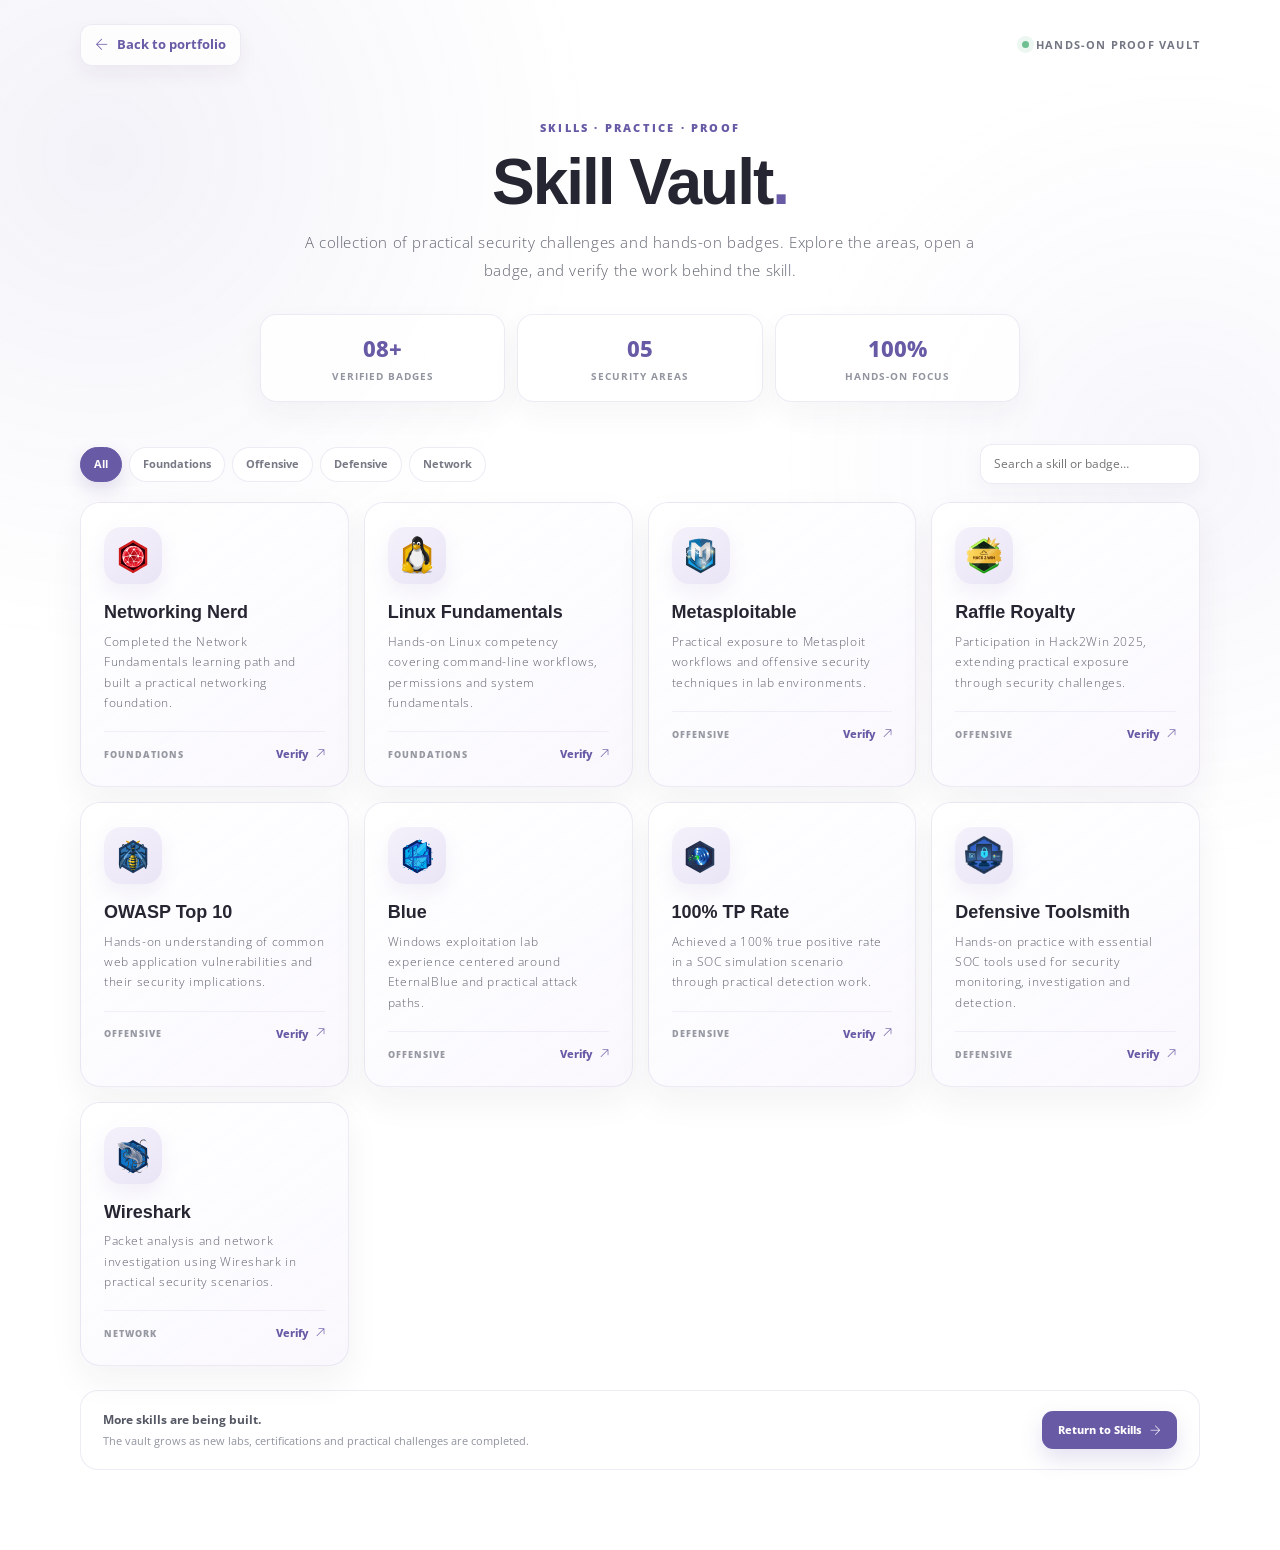
<file: pages/skills.html>
<!DOCTYPE html><html lang="en"><head><meta charset="utf-8"><meta name="viewport" content="width=device-width, initial-scale=1, shrink-to-fit=no"><link rel="icon" type="image/x-icon" href="../assets/imgs/favicon_io/favicon-32x32.png"><title>Pavan's Skill Vault</title><link rel="stylesheet" href="../assets/vendors/themify-icons/css/themify-icons.css"><link rel="stylesheet" href="../assets/css/styles.css"><link rel="stylesheet" href="../assets/css/skill-vault.css"><link rel="stylesheet" href="https://cdnjs.cloudflare.com/ajax/libs/font-awesome/6.5.1/css/all.min.css"></head><body><main id="skillVaultPage"><div class="sv-shell"><div class="sv-top"><a href="../#skills" class="sv-back"><i class="ti-arrow-left"></i> Back to portfolio</a><span class="sv-status"><i></i> Hands-on proof vault</span></div><header class="sv-hero"><span class="sv-kicker">Skills · Practice · Proof</span><h1>Skill Vault<span style="color:#695aa6">.</span></h1><p>A collection of practical security challenges and hands-on badges. Explore the areas, open a badge, and verify the work behind the skill.</p><div class="sv-stats"><div class="sv-stat"><strong>08+</strong><span>Verified Badges</span></div><div class="sv-stat"><strong>05</strong><span>Security Areas</span></div><div class="sv-stat"><strong>100%</strong><span>Hands-on Focus</span></div></div></header><div class="sv-controls"><div class="sv-filter" role="tablist"><button class="active" data-filter="all">All</button><button data-filter="foundations">Foundations</button><button data-filter="offensive">Offensive</button><button data-filter="defensive">Defensive</button><button data-filter="network">Network</button></div><input id="svSearch" class="sv-search" type="search" placeholder="Search a skill or badge…" aria-label="Search skills"></div><section class="sv-grid"><article class="sv-card" data-category="foundations"><div class="sv-icon"><img src="../assets/imgs/networkfundamentals.svg" alt=""></div><h3>Networking Nerd</h3><p>Completed the Network Fundamentals learning path and built a practical networking foundation.</p><div class="sv-card-footer"><span class="sv-tag">Foundations</span><a class="sv-verify" href="https://tryhackme.com/PavankumarKhot/badges/network-fundamentals" target="_blank" rel="noopener">Verify <i class="ti-arrow-top-right"></i></a></div></article><article class="sv-card" data-category="foundations"><div class="sv-icon"><img src="../assets/imgs/linux.svg" alt=""></div><h3>Linux Fundamentals</h3><p>Hands-on Linux competency covering command-line workflows, permissions and system fundamentals.</p><div class="sv-card-footer"><span class="sv-tag">Foundations</span><a class="sv-verify" href="https://tryhackme.com/PavankumarKhot/badges/terminaled" target="_blank" rel="noopener">Verify <i class="ti-arrow-top-right"></i></a></div></article><article class="sv-card" data-category="offensive"><div class="sv-icon"><img src="../assets/imgs/metasploit.svg" alt=""></div><h3>Metasploitable</h3><p>Practical exposure to Metasploit workflows and offensive security techniques in lab environments.</p><div class="sv-card-footer"><span class="sv-tag">Offensive</span><a class="sv-verify" href="https://tryhackme.com/PavankumarKhot/badges/metasploitable" target="_blank" rel="noopener">Verify <i class="ti-arrow-top-right"></i></a></div></article><article class="sv-card" data-category="offensive"><div class="sv-icon"><img src="../assets/imgs/hack2win.svg" alt=""></div><h3>Raffle Royalty</h3><p>Participation in Hack2Win 2025, extending practical exposure through security challenges.</p><div class="sv-card-footer"><span class="sv-tag">Offensive</span><a class="sv-verify" href="https://tryhackme.com/PavankumarKhot/badges/raffle-royalty" target="_blank" rel="noopener">Verify <i class="ti-arrow-top-right"></i></a></div></article><article class="sv-card" data-category="offensive"><div class="sv-icon"><img src="../assets/imgs/owasptop10.svg" alt=""></div><h3>OWASP Top 10</h3><p>Hands-on understanding of common web application vulnerabilities and their security implications.</p><div class="sv-card-footer"><span class="sv-tag">Offensive</span><a class="sv-verify" href="https://tryhackme.com/PavankumarKhot/badges/owasp-10" target="_blank" rel="noopener">Verify <i class="ti-arrow-top-right"></i></a></div></article><article class="sv-card" data-category="offensive"><div class="sv-icon"><img src="../assets/imgs/blue.svg" alt=""></div><h3>Blue</h3><p>Windows exploitation lab experience centered around EternalBlue and practical attack paths.</p><div class="sv-card-footer"><span class="sv-tag">Offensive</span><a class="sv-verify" href="https://tryhackme.com/PavankumarKhot/badges/blue" target="_blank" rel="noopener">Verify <i class="ti-arrow-top-right"></i></a></div></article><article class="sv-card" data-category="defensive"><div class="sv-icon"><img src="../assets/imgs/soc-sim-100-percent-true-positive-rate.svg" alt=""></div><h3>100% TP Rate</h3><p>Achieved a 100% true positive rate in a SOC simulation scenario through practical detection work.</p><div class="sv-card-footer"><span class="sv-tag">Defensive</span><a class="sv-verify" href="https://tryhackme.com/PavankumarKhot/badges/soc-sim-100-percent-true-positive-rate" target="_blank" rel="noopener">Verify <i class="ti-arrow-top-right"></i></a></div></article><article class="sv-card" data-category="defensive"><div class="sv-icon"><img src="../assets/imgs/defensive-toolsmith.svg" alt=""></div><h3>Defensive Toolsmith</h3><p>Hands-on practice with essential SOC tools used for security monitoring, investigation and detection.</p><div class="sv-card-footer"><span class="sv-tag">Defensive</span><a class="sv-verify" href="https://tryhackme.com/PavankumarKhot/badges/defensive-toolsmith" target="_blank" rel="noopener">Verify <i class="ti-arrow-top-right"></i></a></div></article><article class="sv-card" data-category="network"><div class="sv-icon"><img src="../assets/imgs/wireshark.svg" alt=""></div><h3>Wireshark</h3><p>Packet analysis and network investigation using Wireshark in practical security scenarios.</p><div class="sv-card-footer"><span class="sv-tag">Network</span><a class="sv-verify" href="https://tryhackme.com/PavankumarKhot/badges/wireshark" target="_blank" rel="noopener">Verify <i class="ti-arrow-top-right"></i></a></div></article></section><div class="sv-empty">No matching skill found. Try another category or search term.</div><div class="sv-bottom"><div><strong>More skills are being built.</strong><span>The vault grows as new labs, certifications and practical challenges are completed.</span></div><a class="sv-home" href="../#skills">Return to Skills <i class="ti-arrow-right"></i></a></div></div></main><script src="../assets/js/skill-vault.js"></script></body></html>
</file>
<file: assets/css/recognition.css>
/* ==========================================================
   PROFESSIONAL RECOGNITION — AWARD SHOWCASE
   ========================================================== */

.recognition-showcase {
    --award-primary: #695aa6;
    --award-primary-dark: #57498e;
    --award-heading: #252631;
    --award-text: #666974;
    --award-muted: #92949d;
    --award-border: rgba(105,90,166,.11);

    position: relative;
    display: flex;
    justify-content: center;
    padding: 88px 20px 78px;
    overflow: hidden;

    background:
        radial-gradient(circle at 8% 28%, rgba(105,90,166,.055), transparent 28%),
        radial-gradient(circle at 92% 72%, rgba(105,90,166,.045), transparent 30%);
}

.recognition-showcase::before {
    content: "";
    position: absolute;
    width: 360px;
    height: 360px;
    top: -180px;
    right: 8%;
    border-radius: 50%;
    border: 1px solid rgba(105,90,166,.055);
    pointer-events: none;
}

.recognition-container {
    position: relative;
    width: 100%;
    max-width: 1060px;
}

.recognition-heading {
    display: flex;
    align-items: flex-end;
    justify-content: space-between;
    gap: 35px;
    margin-bottom: 34px;
}

.recognition-heading-copy {
    max-width: 690px;
}

.recognition-eyebrow {
    display: inline-flex;
    align-items: center;
    gap: 8px;
    margin-bottom: 10px;
    color: var(--award-primary);
    font-size: 11px;
    font-weight: 750;
    letter-spacing: 2.2px;
}

.recognition-eyebrow i {
    font-size: 12px;
}

.recognition-heading h2 {
    margin: 0 0 10px;
    color: var(--award-heading);
    font-family: "Sora", "Open Sans", sans-serif;
    font-size: clamp(30px, 4vw, 43px);
    font-weight: 650;
    line-height: 1.12;
    letter-spacing: -1px;
}

.recognition-heading h2 span {
    color: var(--award-primary);
}

.recognition-heading-copy > p {
    max-width: 620px;
    margin: 0;
    color: var(--award-text);
    font-size: 14px;
    line-height: 1.75;
}

.recognition-heading-mark {
    flex: 0 0 auto;
    min-width: 86px;
    padding-left: 20px;
    border-left: 1px solid rgba(105,90,166,.14);
}

.recognition-heading-mark span {
    display: block;
    color: var(--award-heading);
    font-family: "Sora", sans-serif;
    font-size: 27px;
    font-weight: 650;
    line-height: 1;
}

.recognition-heading-mark small {
    display: block;
    margin-top: 6px;
    color: var(--award-muted);
    font-size: 9px;
    font-weight: 750;
    letter-spacing: 1.7px;
}

.recognition-slider {
    position: relative;
    width: 100%;
    overflow: hidden;
    isolation: isolate;
    border-radius: 25px;
}

.recognition-track {
    display: flex;
    width: 100%;
    margin: 0;
    padding: 0;
    transition: transform .7s cubic-bezier(.4,0,.2,1);
    will-change: transform;
}

.recognition-award-card {
    position: relative;
    flex: 0 0 100%;
    width: 100%;
    min-width: 100%;
    max-width: 100%;
    min-height: 440px;
    padding: 28px 30px 24px;
    box-sizing: border-box;
    overflow: hidden;

    background:
        linear-gradient(135deg, rgba(255,255,255,.96), rgba(249,247,253,.90));

    border: 1px solid var(--award-border);
    border-radius: 25px;

    box-shadow:
        0 20px 55px rgba(42,39,63,.065),
        0 4px 14px rgba(105,90,166,.025);
}

.recognition-award-card::before {
    content: "";
    position: absolute;
    width: 430px;
    height: 430px;
    right: -220px;
    top: -260px;
    border-radius: 50%;
    background: radial-gradient(circle, rgba(105,90,166,.10), transparent 68%);
    pointer-events: none;
}

.recognition-award-card::after {
    content: "";
    position: absolute;
    left: 0;
    bottom: 0;
    width: 42%;
    height: 2px;
    background: linear-gradient(90deg, var(--award-primary), transparent);
    opacity: .6;
}

.recognition-card-top {
    position: relative;
    z-index: 2;
    display: flex;
    align-items: center;
    justify-content: space-between;
    margin-bottom: 18px;
}

.recognition-index {
    color: var(--award-heading);
    font-family: "Sora", sans-serif;
    font-size: 12px;
    font-weight: 700;
    letter-spacing: .8px;
}

.recognition-index b {
    color: #b1b0b8;
    font-weight: 500;
}

.recognition-earned {
    display: inline-flex;
    align-items: center;
    gap: 6px;
    padding: 6px 10px;
    border: 1px solid rgba(105,90,166,.10);
    border-radius: 999px;
    background: rgba(255,255,255,.66);
    color: #6c6e79;
    font-size: 10px;
    font-weight: 700;
}

.recognition-earned i {
    color: #6c8e73;
    font-size: 9px;
}

.recognition-body {
    position: relative;
    z-index: 2;
    display: grid;
    grid-template-columns: 235px minmax(0,1fr);
    gap: 44px;
    align-items: center;
    min-height: 300px;
}

.recognition-badge-wrap {
    position: relative;
    display: grid;
    place-items: center;
    width: 210px;
    height: 210px;
    margin: 0 auto;
}

.recognition-badge-orbit {
    position: absolute;
    border: 1px solid rgba(105,90,166,.10);
    border-radius: 50%;
    pointer-events: none;
}

.orbit-one {
    width: 178px;
    height: 178px;
}

.orbit-two {
    width: 214px;
    height: 214px;
    border-style: dashed;
    opacity: .6;
    animation: awardOrbit 18s linear infinite;
}

@keyframes awardOrbit {
    to { transform: rotate(360deg); }
}

.recognition-badge {
    position: relative;
    display: grid;
    place-items: center;
    width: 156px;
    height: 156px;
    border-radius: 50%;
    background:
        radial-gradient(circle, rgba(255,255,255,.98) 55%, rgba(247,244,252,.9));
    box-shadow:
        0 18px 40px rgba(70,60,110,.10),
        inset 0 0 0 1px rgba(105,90,166,.08);
    transition: transform .45s cubic-bezier(.2,.8,.2,1);
}

.recognition-award-card:hover .recognition-badge {
    transform: scale(1.055) rotate(-2deg);
}

.recognition-badge img {
    display: block;
    width: 132px;
    max-width: 78%;
    height: auto;
    filter: drop-shadow(0 12px 20px rgba(80,70,120,.16));
}

.recognition-details {
    min-width: 0;
}

.award-company {
    display: inline-flex;
    align-items: center;
    gap: 8px;
    margin-bottom: 9px;
    color: var(--award-primary);
    font-size: 11px;
    font-weight: 750;
    letter-spacing: 1.7px;
    text-transform: uppercase;
}

.award-company i {
    width: 3px;
    height: 3px;
    border-radius: 50%;
    background: currentColor;
    font-size: 0;
}

.recognition-details h3 {
    margin: 0;
    color: var(--award-heading);
    font-family: "Sora", "Open Sans", sans-serif;
    font-size: clamp(28px, 3.2vw, 37px);
    font-weight: 600;
    line-height: 1.18;
    letter-spacing: -.65px;
}

.award-project {
    display: inline-flex;
    align-items: center;
    gap: 8px;
    margin-top: 14px;
    color: #686a75;
    font-size: 12px;
    font-weight: 600;
}

.award-project i {
    color: var(--award-primary);
    font-size: 12px;
}

.award-quote {
    display: flex;
    gap: 12px;
    max-width: 660px;
    margin-top: 20px;
    padding: 13px 16px;
    border-left: 3px solid var(--award-primary);
    border-radius: 0 10px 10px 0;
    background: rgba(105,90,166,.045);
    color: #777984;
    font-size: 13px;
    font-style: italic;
    line-height: 1.72;
}

.award-quote > i {
    flex: 0 0 auto;
    margin-top: 3px;
    color: var(--award-primary);
    font-size: 12px;
}

.recognition-tags {
    display: flex;
    flex-wrap: wrap;
    gap: 7px;
    margin-top: 16px;
}

.recognition-tags span {
    padding: 5px 9px;
    border: 1px solid rgba(105,90,166,.09);
    border-radius: 999px;
    background: rgba(255,255,255,.65);
    color: #888a94;
    font-size: 9px;
    font-weight: 700;
    letter-spacing: .4px;
}

.recognition-footer {
    position: relative;
    z-index: 3;
    display: flex;
    align-items: center;
    justify-content: space-between;
    gap: 20px;
    margin-top: 4px;
    padding-top: 19px;
    border-top: 1px solid rgba(105,90,166,.08);
}

.recognition-footer-note {
    display: inline-flex;
    align-items: center;
    gap: 8px;
    color: #9799a1;
    font-size: 10px;
    font-weight: 650;
}

.recognition-footer-dot {
    width: 6px;
    height: 6px;
    border-radius: 50%;
    background: #6c8e73;
    box-shadow: 0 0 0 4px rgba(108,142,115,.10);
}

.cert-btn {
    display: inline-flex;
    align-items: center;
    justify-content: center;
    gap: 9px;
    padding: 11px 16px;
    border: 1px solid rgba(105,90,166,.12);
    border-radius: 11px;
    background: linear-gradient(135deg,#695aa6,#5b4d91);
    color: #fff;
    font-size: 11px;
    font-weight: 700;
    text-decoration: none;
    box-shadow: 0 8px 20px rgba(105,90,166,.16);
    transition: transform .3s ease, box-shadow .3s ease, background .3s ease;
}

.cert-btn:hover {
    color: #fff;
    transform: translateY(-2px);
    background: linear-gradient(135deg,#5f5098,#504384);
    box-shadow: 0 12px 28px rgba(105,90,166,.23);
}

.cert-btn i {
    font-size: 10px;
}

.recognition-showcase .slider-btn {
    position: absolute;
    top: auto;
    bottom: 28px;
    z-index: 10;
    display: flex;
    align-items: center;
    justify-content: center;
    width: 43px;
    height: 43px;
    padding: 0;
    border: 1px solid rgba(105,90,166,.11);
    border-radius: 50%;
    background: rgba(255,255,255,.92);
    color: var(--award-primary);
    cursor: pointer;
    font-size: 12px;
    box-shadow: 0 8px 20px rgba(42,39,63,.08);
    backdrop-filter: blur(10px);
    transition: transform .3s ease, background .3s ease, color .3s ease;
}

.recognition-showcase .slider-btn:hover {
    background: var(--award-primary);
    color: #fff;
    transform: translateY(-2px);
}

.recognition-showcase .slider-btn.prev {
    right: 82px;
    left: auto;
}

.recognition-showcase .slider-btn.next {
    right: 28px;
}

.recognition-bottom {
    display: grid;
    grid-template-columns: auto minmax(120px, 1fr) auto;
    align-items: center;
    gap: 15px;
    max-width: 440px;
    margin: 20px auto 0;
}

.recognition-counter {
    display: inline-flex;
    align-items: center;
    gap: 7px;
    margin: 0;
    color: #9b9da5;
    font-family: "Sora", sans-serif;
    font-size: 11px;
    font-weight: 650;
}

#currentRecognition {
    color: var(--award-primary);
    font-size: 16px;
}

#totalRecognition {
    color: #858790;
}

.counter-line {
    width: 18px;
    height: 1px;
    background: rgba(105,90,166,.22);
}

.recognition-progress {
    width: 100%;
    height: 3px;
    margin: 0;
    overflow: hidden;
    border-radius: 99px;
    background: rgba(105,90,166,.08);
}

.recognition-progress span {
    display: block;
    width: 0;
    height: 100%;
    border-radius: inherit;
    background: linear-gradient(90deg,#695aa6,#9b8bd0);
    animation: progressBar 6s linear infinite;
}

@keyframes progressBar {
    from { width: 0; }
    to { width: 100%; }
}

.recognition-bottom-caption {
    color: #a1a3aa;
    font-size: 9px;
    font-weight: 650;
    white-space: nowrap;
}

@media (max-width: 900px) {
    .recognition-showcase {
        padding: 72px 16px 65px;
    }

    .recognition-heading {
        align-items: flex-start;
    }

    .recognition-body {
        grid-template-columns: 175px minmax(0,1fr);
        gap: 28px;
    }

    .recognition-badge-wrap {
        width: 170px;
        height: 170px;
    }

    .recognition-badge {
        width: 130px;
        height: 130px;
    }

    .recognition-badge img {
        width: 110px;
    }

    .orbit-one {
        width: 150px;
        height: 150px;
    }

    .orbit-two {
        width: 172px;
        height: 172px;
    }

    .recognition-award-card {
        min-height: 425px;
    }
}

@media (max-width: 700px) {
    .recognition-heading {
        display: block;
    }

    .recognition-heading-mark {
        display: none;
    }

    .recognition-body {
        grid-template-columns: 1fr;
        gap: 22px;
        text-align: center;
    }

    .recognition-badge-wrap {
        width: 160px;
        height: 160px;
    }

    .recognition-details {
        display: flex;
        flex-direction: column;
        align-items: center;
    }

    .award-quote {
        text-align: left;
    }

    .recognition-footer {
        margin-top: 10px;
    }

    .recognition-footer-note {
        display: none;
    }

    .recognition-bottom-caption {
        display: none;
    }

    .recognition-bottom {
        grid-template-columns: auto 1fr;
    }
}

@media (max-width: 480px) {
    .recognition-showcase {
        padding: 58px 12px 55px;
    }

    .recognition-heading h2 {
        font-size: 29px;
    }

    .recognition-heading-copy > p {
        font-size: 13px;
    }

    .recognition-award-card {
        min-height: 0;
        padding: 22px 18px 18px;
        border-radius: 20px;
    }

    .recognition-card-top {
        margin-bottom: 12px;
    }

    .recognition-details h3 {
        font-size: 26px;
    }

    .award-quote {
        width: 100%;
        box-sizing: border-box;
        font-size: 12px;
    }

    .recognition-footer {
        flex-direction: column;
        align-items: stretch;
    }

    .cert-btn {
        width: 100%;
        box-sizing: border-box;
    }

    .recognition-showcase .slider-btn {
        bottom: 92px;
        width: 38px;
        height: 38px;
    }

    .recognition-showcase .slider-btn.prev {
        right: 62px;
    }

    .recognition-showcase .slider-btn.next {
        right: 15px;
    }
}

@media (prefers-reduced-motion: reduce) {
    .recognition-track,
    .recognition-badge,
    .recognition-showcase .slider-btn,
    .cert-btn {
        transition: none;
    }

    .recognition-badge-orbit.orbit-two,
    .recognition-progress span {
        animation: none;
    }

    .recognition-progress span {
        width: 100%;
    }
}


/* Award certificate action: dedicated new row */
.recognition-showcase .recognition-footer-stacked {
    display:grid;
    grid-template-columns:1fr;
    gap:12px;
    align-items:stretch;
}
.recognition-showcase .recognition-footer-stacked .recognition-footer-note {
    justify-content:flex-start;
}
.recognition-showcase .recognition-footer-action {
    display:flex;
    justify-content:flex-start;
    width:100%;
}
.recognition-showcase .recognition-footer-action .cert-btn {
    width:auto;
    min-width:150px;
    white-space:nowrap;
    word-break:keep-all;
    overflow-wrap:normal;
}
@media(max-width:700px){
    .recognition-showcase .recognition-footer-action{justify-content:center;}
    .recognition-showcase .recognition-footer-action .cert-btn{min-width:155px;}
}


/* ==========================================================
   PROFESSIONAL RECOGNITION — BADGE EMPHASIS
   ========================================================== */

.recognition-badge-wrap {
    width: 205px !important;
    height: 205px !important;
}

.recognition-badge {
    width: 166px !important;
    height: 166px !important;
    background:
        radial-gradient(circle,
            rgba(105,90,166,.13) 0%,
            rgba(105,90,166,.055) 48%,
            rgba(255,255,255,.98) 76%) !important;
    box-shadow:
        0 20px 45px rgba(69,58,105,.10),
        0 0 38px rgba(105,90,166,.20),
        0 0 0 1px rgba(105,90,166,.10) inset !important;
}

.recognition-badge::before {
    background: radial-gradient(
        circle,
        rgba(105,90,166,.28) 0%,
        rgba(105,90,166,.10) 40%,
        transparent 72%
    ) !important;
}

.recognition-badge img {
    width: 142px !important;
    max-width: 142px !important;
    filter:
        drop-shadow(0 12px 22px rgba(69,58,105,.15))
        drop-shadow(0 0 16px rgba(105,90,166,.13)) !important;
}

.recognition-award-card:hover .recognition-badge {
    box-shadow:
        0 24px 52px rgba(69,58,105,.12),
        0 0 48px rgba(105,90,166,.27),
        0 0 0 1px rgba(105,90,166,.13) inset !important;
}

@media (max-width:900px) {
    .recognition-badge-wrap {
        width: 180px !important;
        height: 180px !important;
    }

    .recognition-badge {
        width: 145px !important;
        height: 145px !important;
    }

    .recognition-badge img {
        width: 123px !important;
        max-width: 123px !important;
    }
}

@media (max-width:700px) {
    .recognition-badge-wrap {
        width: 175px !important;
        height: 175px !important;
    }
}
</file>
<file: assets/css/pop-up.css>
/* ==========================================================
   PORTFOLIO CYBER NOTIFICATION
   ========================================================== */

.cyber-toast {
    position: fixed !important;
    top: 24px !important;
    right: 24px !important;
    bottom: auto !important;
    left: auto !important;
    z-index: 99999 !important;

    width: min(400px, calc(100vw - 32px));
    min-height: 105px;
    box-sizing: border-box;

    display: grid;
    grid-template-columns: 46px minmax(0, 1fr) 28px;
    grid-template-rows: 1fr 3px;
    column-gap: 12px;

    padding: 15px 14px 0 15px;

    color: #2d2d38;
    background: rgba(255,255,255,.98);
    border: 1px solid rgba(105,90,166,.18);
    border-radius: 16px;

    box-shadow:
        0 22px 55px rgba(37,33,55,.18),
        0 6px 18px rgba(105,90,166,.10),
        0 0 0 1px rgba(255,255,255,.85) inset;

    backdrop-filter: blur(16px);
    -webkit-backdrop-filter: blur(16px);
    overflow: hidden;

    animation: cyberToastIn .45s cubic-bezier(.2,.8,.2,1) both;
}

.cyber-toast .toast-scan-line {
    position: absolute;
    top: 0;
    left: 0;
    width: 100%;
    height: 2px;
    background: linear-gradient(90deg,#695aa6,#9489c7,#695aa6);
}

.cyber-toast .toast-icon {
    grid-column: 1;
    grid-row: 1;
    align-self: center;

    width: 42px;
    height: 42px;
    display: grid;
    place-items: center;

    border-radius: 12px;
    background: #f1eef9;
    color: #695aa6;
    box-shadow: inset 0 0 0 1px rgba(105,90,166,.09);
}

.cyber-toast .toast-icon i {
    font-size: 17px;
}

.cyber-toast .toast-icon-ring,
.cyber-toast .toast-pulse {
    display: none;
}

.cyber-toast .toast-content {
    grid-column: 2;
    grid-row: 1;
    min-width: 0;
}

.cyber-toast .toast-topline {
    display: flex;
    align-items: center;
    gap: 7px;
    margin-bottom: 4px;
}

.cyber-toast .toast-status-dot {
    width: 6px;
    height: 6px;
    flex: 0 0 6px;
    border-radius: 50%;
    background: #6c9172;
    box-shadow: 0 0 0 4px rgba(108,145,114,.10);
}

.cyber-toast .toast-status {
    color: #695aa6;
    font-size: 8px;
    font-weight: 800;
    letter-spacing: 1.3px;
}

.cyber-toast .toast-time {
    margin-left: auto;
    color: #a0a0a8;
    font-size: 8px;
}

.cyber-toast .toast-title {
    color: #30303a;
    font-size: 13px;
    font-weight: 750;
    line-height: 1.3;
}

.cyber-toast .toast-message {
    margin-top: 4px;
    color: #747580;
    font-size: 10px;
    line-height: 1.45;
}

.cyber-toast .toast-divider {
    margin: 0 4px;
    color: #695aa6;
    font-weight: 800;
}

.cyber-toast .toast-close {
    grid-column: 3;
    grid-row: 1;
    align-self: start;
    justify-self: end;

    width: 26px;
    height: 26px;
    padding: 0;
    margin: 0;

    display: grid;
    place-items: center;

    border: 0;
    border-radius: 8px;
    background: transparent;
    color: #999aa4;
    cursor: pointer;

    transition: background .2s ease,color .2s ease;
}

.cyber-toast .toast-close:hover {
    background: #f0edf8;
    color: #695aa6;
}

.cyber-toast .toast-progress {
    grid-column: 1 / -1;
    grid-row: 2;

    width: calc(100% + 29px);
    height: 3px;
    margin-left: -15px;
    background: #eceaf2;
    overflow: hidden;
}

.cyber-toast .toast-progress span {
    display: block;
    width: 100%;
    height: 100%;
    background: linear-gradient(90deg,#695aa6,#8d82bf);
    transform-origin: left center;
    animation: cyberToastProgress 7s linear forwards;
}

.cyber-toast.cyber-toast-hiding {
    animation: cyberToastOut .34s ease forwards;
}

@keyframes cyberToastIn {
    from { opacity: 0; transform: translate3d(30px,-10px,0) scale(.96); }
    to { opacity: 1; transform: translate3d(0,0,0) scale(1); }
}

@keyframes cyberToastOut {
    to { opacity: 0; transform: translate3d(30px,-8px,0) scale(.97); }
}

@keyframes cyberToastProgress {
    from { transform: scaleX(1); }
    to { transform: scaleX(0); }
}

@media (max-width:520px) {
    .cyber-toast {
        top: 14px !important;
        right: 14px !important;
        width: calc(100vw - 28px);
        grid-template-columns: 40px minmax(0,1fr) 26px;
        column-gap: 10px;
    }

    .cyber-toast .toast-icon {
        width: 38px;
        height: 38px;
    }

    .cyber-toast .toast-message {
        font-size: 9px;
    }
}
</file>
<file: assets/css/tagline.css>
/* ==========================================================
                LIVE SOC STATUS WIDGET
========================================================== */

.soc-widget{

    width:600px;

    height:220px;

    margin-top:30px;

    background:#ffffff;

    border:2px solid rgba(37,99,235,.22);

    border-radius:5px;

    overflow:hidden;

    box-shadow:
        0 18px 45px rgba(37,99,235,.18),
        0 8px 25px rgba(0,0,0,.08);

    display:flex;

    flex-direction:column;

}


/* ================= Header ================= */

.soc-header{

    display:flex;

    justify-content:space-between;

    align-items:center;

    padding:15px 22px;

    background:linear-gradient(90deg,#2563eb,#4f46e5);

    color:#fff;

}

.soc-left{

    display:flex;

    align-items:center;

    gap:12px;

    font-family:'Inter',sans-serif;

    font-size:.92rem;

    font-weight:700;

    letter-spacing:1.5px;

    text-transform:uppercase;

}

.soc-time{

    font-family:'JetBrains Mono',monospace;

    font-size:.9rem;

    font-weight:700;

    color:#ffffff;

    opacity:.95;

    letter-spacing:.5px;

}

/* ==========================================================
                    LIVE INDICATOR
========================================================== */

.soc-indicator{

    width:11px;

    height:11px;

    border-radius:50%;

    background:#21cf61;

    /* box-shadow:
        0 0 10px #22c55e,
        0 0 20px rgba(34,197,94,.75); */

    animation:pulse 1.6s infinite;

}

@keyframes pulse{

    50%{

        transform:scale(1.35);

        opacity:.55;

    }

}

/* ==========================================================
                    CONTENT AREA
========================================================== */

.soc-content{

    flex:1;

    padding:24px;

    display:flex;

    flex-direction:column;

    justify-content:top;

}

/* ==========================================================
                    COMMAND
========================================================== */

.soc-command{

    color:#2563eb;

    font-size:1.02rem;

    font-weight:800;

    letter-spacing:.4px;

    margin-bottom:18px;

}

/* ==========================================================
                    OUTPUT
========================================================== */

.soc-output{

    position:relative;

    padding-left:18px;

    color:#6e7072;

    font-size:1rem;

    font-weight:700;

    line-height:1.75;

    transition:opacity .35s ease;

}

/* Blue status dot */

.soc-output::before{

    content:"";

    position:absolute;

    left:0;

    top:11px;

    width:7px;

    height:7px;

    border-radius:50%;

    background:#2563eb;

}

/* ==========================================================
                    FADE EFFECT
========================================================== */

.soc-command,
.soc-output{

    transition:opacity .35s ease,
               transform .35s ease;

}

.soc-command{

    transform:translateY(0);

}

.soc-output{

    transform:translateY(0);

}

/* ==========================================================
                    RESPONSIVE
========================================================== */

@media(max-width:768px){

    .soc-widget{

        width:100%;

        margin-top:25px;

    }

    .soc-header{

        font-size:.8rem;

        padding:14px 18px;

    }

    .soc-content{

        padding:18px;

    }

    .soc-command{

        font-size:.95rem;

    }

    .soc-output{

        font-size:.95rem;

        line-height:1.6;

    }

}
</file>
<file: assets/css/landing.css>
/* ==========================================================
   PREMIUM LANDING HERO
   Personal, modern, light — not SOC-dashboard themed
   ========================================================== */

.premium-hero {
    position: relative;
    min-height: min(820px, 100vh);
    height: 820px;
    overflow: hidden;
    isolation: isolate;
    background:
        linear-gradient(135deg, #fbfcff 0%, #f7f8fc 48%, #f3f5fb 100%);
}

/* Override the original Meyawo hero image/overlay */
.premium-hero .overlay {
    display: none;
}

.premium-hero-bg {
    position: absolute;
    inset: 0;
    z-index: -5;
    background:
        radial-gradient(circle at 73% 42%, rgba(105,90,166,.12), transparent 27%),
        radial-gradient(circle at 19% 28%, rgba(0,120,212,.075), transparent 25%),
        radial-gradient(circle at 82% 88%, rgba(112,93,181,.07), transparent 25%);
}

.premium-hero-grid {
    position: absolute;
    inset: -1px;
    z-index: -4;
    opacity: .35;
    background-image:
        linear-gradient(rgba(74,82,105,.045) 1px, transparent 1px),
        linear-gradient(90deg, rgba(74,82,105,.045) 1px, transparent 1px);
    background-size: 42px 42px;
    mask-image: linear-gradient(to bottom, black 0%, rgba(0,0,0,.55) 55%, transparent 100%);
    -webkit-mask-image: linear-gradient(to bottom, black 0%, rgba(0,0,0,.55) 55%, transparent 100%);
}

.premium-hero-glow {
    position: absolute;
    z-index: -3;
    border-radius: 50%;
    filter: blur(65px);
    pointer-events: none;
}

.premium-hero-glow--one {
    width: 280px;
    height: 280px;
    right: 14%;
    top: 12%;
    background: rgba(0,120,212,.075);
}

.premium-hero-glow--two {
    width: 240px;
    height: 240px;
    left: 8%;
    bottom: 4%;
    background: rgba(105,90,166,.065);
}

.premium-hero-content {
    position: relative;
    z-index: 2;
    width: min(1180px, calc(100% - 40px));
    max-width: 1180px !important;
    min-height: 100%;
    margin: 0 auto !important;
    padding: 118px 0 88px !important;
    display: grid;
    grid-template-columns: minmax(0, 1fr) minmax(460px, .92fr);
    align-items: center;
    gap: clamp(50px, 7vw, 100px);
}

/* Left content */
.hero-copy {
    max-width: 610px;
    padding-top: 6px;
}

.hero-eyebrow {
    display: inline-flex;
    align-items: center;
    gap: 9px;
    margin-bottom: 21px;
    padding: 8px 12px;
    border: 1px solid rgba(105,90,166,.14);
    border-radius: 999px;
    background: rgba(255,255,255,.65);
    color: #665b8e;
    font-size: .68rem;
    font-weight: 750;
    letter-spacing: .07em;
    text-transform: uppercase;
    box-shadow: 0 5px 16px rgba(55,55,80,.035);
}

.hero-eyebrow-dot {
    width: 7px;
    height: 7px;
    border-radius: 50%;
    background: #37a866;
    box-shadow: 0 0 0 4px rgba(55,168,102,.10);
}

.premium-hero-title {
    margin: 0;
    color: #20232b;
    line-height: .98;
    letter-spacing: -.045em;
}

.premium-hero-greeting {
    display: block;
    margin-bottom: 8px;
    font-size: clamp(2rem, 3.1vw, 3.15rem);
    font-weight: 450;
    letter-spacing: -.035em;
    color: #555963;
}

.premium-hero-name {
    display: block;
    font-size: clamp(4.2rem, 7.2vw, 7rem);
    font-weight: 700;
}

.premium-hero-period {
    color: #695aa6;
}

.premium-hero-role {
    margin-top: 24px;
    color: #4f5360;
    font-size: clamp(.85rem, 1.15vw, 1rem);
    font-weight: 650;
    letter-spacing: .015em;
}

.premium-hero-role span {
    margin: 0 7px;
    color: #aaaab4;
    font-weight: 400;
}

.premium-hero-description {
    max-width: 570px;
    margin: 18px 0 0;
    color: #6c707a;
    font-size: .98rem;
    line-height: 1.75;
}

.premium-hero-actions {
    display: flex;
    flex-wrap: wrap;
    gap: 10px;
    margin-top: 28px;
}

.premium-btn {
    display: inline-flex;
    align-items: center;
    justify-content: center;
    gap: 9px;
    min-height: 44px;
    padding: 0 17px;
    border-radius: 11px;
    font-size: .72rem;
    font-weight: 700;
    text-decoration: none !important;
    transition: transform .25s ease, box-shadow .25s ease, background .25s ease, border-color .25s ease;
}

.premium-btn--primary {
    color: #fff !important;
    background: #695aa6;
    box-shadow: 0 10px 23px rgba(105,90,166,.22);
}

.premium-btn--primary:hover {
    color: #fff !important;
    background: #5e5098;
    transform: translateY(-2px);
    box-shadow: 0 14px 27px rgba(105,90,166,.25);
}

.premium-btn--secondary {
    color: #4e5260 !important;
    border: 1px solid rgba(55,58,70,.12);
    background: rgba(255,255,255,.65);
}

.premium-btn--secondary:hover {
    color: #4e5260 !important;
    border-color: rgba(105,90,166,.22);
    background: #fff;
    transform: translateY(-2px);
}

.premium-hero-proof {
    display: flex;
    align-items: center;
    gap: 17px;
    margin-top: 38px;
}

.hero-proof-item {
    display: flex;
    flex-direction: column;
    gap: 4px;
}

.hero-proof-item strong {
    color: #343741;
    font-size: .75rem;
    font-weight: 750;
}

.hero-proof-item span {
    color: #888b94;
    font-size: .58rem;
    font-weight: 550;
    letter-spacing: .02em;
}

.hero-proof-divider {
    width: 1px;
    height: 27px;
    background: rgba(50,52,60,.12);
}

/* Console */
.hero-console-wrap {
    position: relative;
    min-height: 470px;
    display: flex;
    align-items: center;
    justify-content: center;
    perspective: 1100px;
}

.hero-console-backdrop {
    position: absolute;
    width: 430px;
    height: 430px;
    border-radius: 50%;
    background: radial-gradient(circle, rgba(105,90,166,.12), rgba(105,90,166,0) 68%);
    filter: blur(8px);
    pointer-events: none;
}

.hero-console {
    position: relative;
    z-index: 2;
    width: min(100%, 540px);
    height: 305px;
    margin: 0 !important;
    border: 1px solid rgba(80,82,100,.14) !important;
    border-radius: 17px !important;
    background: rgba(255,255,255,.88) !important;
    box-shadow:
        0 32px 80px rgba(38,39,52,.13),
        0 10px 30px rgba(105,90,166,.09),
        inset 0 1px 0 rgba(255,255,255,.9);
    backdrop-filter: blur(16px);
    -webkit-backdrop-filter: blur(16px);
    transform: rotateY(-4deg) rotateX(2deg);
    transition: transform .45s ease, box-shadow .45s ease;
}

.hero-console:hover {
    transform: rotateY(0deg) rotateX(0deg) translateY(-4px);
    box-shadow:
        0 38px 90px rgba(38,39,52,.15),
        0 12px 35px rgba(105,90,166,.11);
}

.hero-console .soc-header {
    height: 49px;
    box-sizing: border-box;
    padding: 0 17px;
    border-bottom: 1px solid rgba(55,57,68,.08);
    background: rgba(248,249,252,.92);
    color: #525562;
}

.hero-console .soc-left {
    gap: 8px;
    font-size: .62rem;
    letter-spacing: .10em;
    color: #666975;
}

.hero-console .soc-indicator {
    width: 7px;
    height: 7px;
    background: #39a866;
    box-shadow: 0 0 0 4px rgba(57,168,102,.09);
}

.soc-window-dots {
    display: flex;
    align-items: center;
    gap: 5px;
    margin-right: 5px;
}

.soc-window-dots span {
    width: 7px;
    height: 7px;
    border-radius: 50%;
    background: #d2d4da;
}

.soc-window-dots span:nth-child(1) { background: #e3a4a0; }
.soc-window-dots span:nth-child(2) { background: #e6cb91; }
.soc-window-dots span:nth-child(3) { background: #a7d5b4; }

.hero-console .soc-time {
    color: #858892;
    font-size: .64rem;
    font-weight: 600;
}

.hero-console .soc-content {
    padding: 25px 27px 20px;
    justify-content: flex-start;
}

.console-path {
    margin-bottom: 22px;
    color: #9a9da6;
    font-family: "SFMono-Regular", Consolas, "Liberation Mono", monospace;
    font-size: .72rem;
    font-weight: 500;
}

.console-path span {
    color: #695aa6;
}

.hero-console .soc-command {
    margin-bottom: 12px;
    color: #695aa6;
    font-family: "SFMono-Regular", Consolas, "Liberation Mono", monospace;
    font-size: .82rem;
    font-weight: 650;
    letter-spacing: 0;
}

.hero-console .soc-output {
    padding-left: 17px;
    color: #555a66;
    font-family: "SFMono-Regular", Consolas, "Liberation Mono", monospace;
    font-size: .77rem;
    font-weight: 550;
    line-height: 1.7;
}

.hero-console .soc-output::before {
    top: 10px;
    width: 5px;
    height: 5px;
    background: #695aa6;
}

.console-cursor-line {
    display: flex;
    align-items: center;
    gap: 7px;
    margin-top: 19px;
    color: #695aa6;
    font-family: "SFMono-Regular", Consolas, "Liberation Mono", monospace;
    font-size: .72rem;
}

.console-cursor-line i {
    width: 7px;
    height: 14px;
    display: block;
    background: rgba(105,90,166,.55);
    animation: heroCursorBlink 1s steps(2, start) infinite;
}

@keyframes heroCursorBlink {
    50% { opacity: .1; }
}

.hero-console-footer {
    position: absolute;
    left: 0;
    right: 0;
    bottom: 0;
    height: 37px;
    display: flex;
    align-items: center;
    justify-content: space-between;
    padding: 0 18px;
    box-sizing: border-box;
    border-top: 1px solid rgba(55,57,68,.07);
    color: #9699a2;
    font-size: .58rem;
    font-weight: 600;
}

.hero-console-footer span:first-child {
    display: inline-flex;
    align-items: center;
    gap: 6px;
}

.hero-console-footer i {
    width: 5px;
    height: 5px;
    border-radius: 50%;
    background: #39a866;
}

/* Floating supporting cards */
.hero-console-float {
    position: absolute;
    z-index: 3;
    display: flex;
    align-items: center;
    gap: 10px;
    padding: 10px 13px;
    border: 1px solid rgba(50,52,65,.10);
    border-radius: 12px;
    background: rgba(255,255,255,.83);
    box-shadow: 0 12px 28px rgba(38,39,52,.09);
    backdrop-filter: blur(12px);
    -webkit-backdrop-filter: blur(12px);
    animation: floatCard 5s ease-in-out infinite;
}

.hero-console-float--top {
    top: 57px;
    right: -5px;
}

.hero-console-float--bottom {
    bottom: 62px;
    left: -18px;
    animation-delay: -2.2s;
}

.float-icon {
    width: 29px;
    height: 29px;
    display: grid;
    place-items: center;
    border-radius: 9px;
    background: rgba(105,90,166,.09);
    color: #695aa6;
    font-size: .78rem;
}

.hero-console-float span:last-child {
    display: flex;
    flex-direction: column;
    gap: 2px;
}

.hero-console-float strong {
    color: #4b4e58;
    font-size: .62rem;
    font-weight: 700;
}

.hero-console-float small {
    color: #93969e;
    font-size: .53rem;
    font-weight: 550;
}

@keyframes floatCard {
    0%, 100% { transform: translateY(0); }
    50% { transform: translateY(-7px); }
}

/* Scroll cue */
.hero-scroll-cue {
    position: absolute;
    z-index: 5;
    left: 50%;
    bottom: 21px;
    transform: translateX(-50%);
    display: inline-flex;
    flex-direction: column;
    align-items: center;
    gap: 7px;
    color: #858892 !important;
    text-decoration: none !important;
    font-size: .56rem;
    font-weight: 650;
    letter-spacing: .06em;
    text-transform: uppercase;
}

.hero-scroll-cue i {
    font-size: .63rem;
    animation: scrollCue 1.6s ease-in-out infinite;
}

@keyframes scrollCue {
    0%, 100% { transform: translateY(0); opacity: .55; }
    50% { transform: translateY(4px); opacity: 1; }
}

/* Desktop entrance */
.hero-copy,
.hero-console-wrap {
    animation: heroEntrance .75s cubic-bezier(.22,.8,.28,1) both;
}

.hero-console-wrap {
    animation-delay: .12s;
}

@keyframes heroEntrance {
    from {
        opacity: 0;
        transform: translateY(18px);
    }
    to {
        opacity: 1;
        transform: translateY(0);
    }
}

/* Tablet */
@media (max-width: 1050px) {
    .premium-hero {
        height: auto;
        min-height: 760px;
    }

    .premium-hero-content {
        grid-template-columns: minmax(0, 1fr) minmax(390px, .9fr);
        gap: 45px;
    }

    .premium-hero-name {
        font-size: clamp(3.8rem, 7vw, 5.7rem);
    }

    .hero-console {
        height: 290px;
    }

    .hero-console-float--top {
        right: -2px;
    }

    .hero-console-float--bottom {
        left: -8px;
    }
}

/* Mobile */
@media (max-width: 767px) {
    .premium-hero {
        min-height: auto;
        height: auto;
        padding-bottom: 74px;
    }

    .premium-hero-content {
        width: min(100% - 32px, 590px);
        display: flex;
        flex-direction: column;
        align-items: stretch;
        gap: 35px;
        padding: 105px 0 30px !important;
    }

    .hero-copy {
        max-width: none;
        text-align: center;
    }

    .hero-eyebrow {
        margin-bottom: 18px;
        font-size: .59rem;
    }

    .premium-hero-greeting {
        font-size: 1.7rem;
    }

    .premium-hero-name {
        font-size: clamp(3.65rem, 17vw, 5rem);
    }

    .premium-hero-role {
        margin-top: 17px;
        font-size: .72rem;
        line-height: 1.8;
    }

    .premium-hero-role span {
        margin: 0 3px;
    }

    .premium-hero-description {
        margin: 13px auto 0;
        max-width: 500px;
        font-size: .82rem;
        line-height: 1.7;
    }

    .premium-hero-actions {
        justify-content: center;
        margin-top: 22px;
    }

    .premium-btn {
        min-height: 42px;
        padding: 0 14px;
        font-size: .68rem;
    }

    .premium-hero-proof {
        justify-content: center;
        gap: 12px;
        margin-top: 27px;
    }

    .hero-proof-item strong {
        font-size: .68rem;
    }

    .hero-proof-item span {
        font-size: .51rem;
    }

    .hero-console-wrap {
        min-height: 360px;
        width: 100%;
    }

    .hero-console-backdrop {
        width: 340px;
        height: 340px;
    }

    .hero-console {
        width: 100%;
        height: 285px;
        transform: none;
    }

    .hero-console:hover {
        transform: translateY(-2px);
    }

    .hero-console .soc-content {
        padding: 21px 19px 18px;
    }

    .hero-console-float--top {
        top: 2px;
        right: 5px;
    }

    .hero-console-float--bottom {
        bottom: 10px;
        left: 2px;
    }

    .hero-console-float {
        padding: 8px 10px;
    }

    .hero-console-float strong {
        font-size: .56rem;
    }

    .hero-console-float small {
        font-size: .48rem;
    }

    .hero-scroll-cue {
        bottom: 15px;
    }
}

@media (max-width: 420px) {
    .premium-hero-content {
        width: calc(100% - 24px);
    }

    .premium-hero-name {
        font-size: 3.45rem;
    }

    .premium-hero-description {
        font-size: .78rem;
    }

    .hero-console {
        height: 275px;
    }

    .hero-console-float--top {
        right: 0;
    }

    .hero-console-float--bottom {
        left: 0;
    }
}

@media (prefers-reduced-motion: reduce) {
    .hero-copy,
    .hero-console-wrap,
    .hero-console-float,
    .hero-scroll-cue i,
    .console-cursor-line i {
        animation: none !important;
    }

    .hero-console {
        transition: none;
    }
}
</file>
<file: assets/vendors/themify-icons/css/themify-icons.css>
@font-face {
	font-family: 'themify';
	src:url("../fonts/themify.eot?-fvbane");
	src:url("../fonts/themify.eot?#iefix-fvbane") format("embedded-opentype"),
		url("../fonts/themify.woff?-fvbane") format("woff"),
		url("../fonts/themify.ttf?-fvbane") format("truetype"),
		url("../fonts/themify.svg?-fvbane#themify") format("svg");
	font-weight: normal;
	font-style: normal;
}

[class^="ti-"], [class*=" ti-"] {
	font-family: 'themify';
	speak: none;
	font-style: normal;
	font-weight: normal;
	font-variant: normal;
	text-transform: none;
	line-height: 1;

	/* Better Font Rendering =========== */
	-webkit-font-smoothing: antialiased;
	-moz-osx-font-smoothing: grayscale;
}

.ti-wand:before {
	content: "\e600";
}
.ti-volume:before {
	content: "\e601";
}
.ti-user:before {
	content: "\e602";
}
.ti-unlock:before {
	content: "\e603";
}
.ti-unlink:before {
	content: "\e604";
}
.ti-trash:before {
	content: "\e605";
}
.ti-thought:before {
	content: "\e606";
}
.ti-target:before {
	content: "\e607";
}
.ti-tag:before {
	content: "\e608";
}
.ti-tablet:before {
	content: "\e609";
}
.ti-star:before {
	content: "\e60a";
}
.ti-spray:before {
	content: "\e60b";
}
.ti-signal:before {
	content: "\e60c";
}
.ti-shopping-cart:before {
	content: "\e60d";
}
.ti-shopping-cart-full:before {
	content: "\e60e";
}
.ti-settings:before {
	content: "\e60f";
}
.ti-search:before {
	content: "\e610";
}
.ti-zoom-in:before {
	content: "\e611";
}
.ti-zoom-out:before {
	content: "\e612";
}
.ti-cut:before {
	content: "\e613";
}
.ti-ruler:before {
	content: "\e614";
}
.ti-ruler-pencil:before {
	content: "\e615";
}
.ti-ruler-alt:before {
	content: "\e616";
}
.ti-bookmark:before {
	content: "\e617";
}
.ti-bookmark-alt:before {
	content: "\e618";
}
.ti-reload:before {
	content: "\e619";
}
.ti-plus:before {
	content: "\e61a";
}
.ti-pin:before {
	content: "\e61b";
}
.ti-pencil:before {
	content: "\e61c";
}
.ti-pencil-alt:before {
	content: "\e61d";
}
.ti-paint-roller:before {
	content: "\e61e";
}
.ti-paint-bucket:before {
	content: "\e61f";
}
.ti-na:before {
	content: "\e620";
}
.ti-mobile:before {
	content: "\e621";
}
.ti-minus:before {
	content: "\e622";
}
.ti-medall:before {
	content: "\e623";
}
.ti-medall-alt:before {
	content: "\e624";
}
.ti-marker:before {
	content: "\e625";
}
.ti-marker-alt:before {
	content: "\e626";
}
.ti-arrow-up:before {
	content: "\e627";
}
.ti-arrow-right:before {
	content: "\e628";
}
.ti-arrow-left:before {
	content: "\e629";
}
.ti-arrow-down:before {
	content: "\e62a";
}
.ti-lock:before {
	content: "\e62b";
}
.ti-location-arrow:before {
	content: "\e62c";
}
.ti-link:before {
	content: "\e62d";
}
.ti-layout:before {
	content: "\e62e";
}
.ti-layers:before {
	content: "\e62f";
}
.ti-layers-alt:before {
	content: "\e630";
}
.ti-key:before {
	content: "\e631";
}
.ti-import:before {
	content: "\e632";
}
.ti-image:before {
	content: "\e633";
}
.ti-heart:before {
	content: "\e634";
}
.ti-heart-broken:before {
	content: "\e635";
}
.ti-hand-stop:before {
	content: "\e636";
}
.ti-hand-open:before {
	content: "\e637";
}
.ti-hand-drag:before {
	content: "\e638";
}
.ti-folder:before {
	content: "\e639";
}
.ti-flag:before {
	content: "\e63a";
}
.ti-flag-alt:before {
	content: "\e63b";
}
.ti-flag-alt-2:before {
	content: "\e63c";
}
.ti-eye:before {
	content: "\e63d";
}
.ti-export:before {
	content: "\e63e";
}
.ti-exchange-vertical:before {
	content: "\e63f";
}
.ti-desktop:before {
	content: "\e640";
}
.ti-cup:before {
	content: "\e641";
}
.ti-crown:before {
	content: "\e642";
}
.ti-comments:before {
	content: "\e643";
}
.ti-comment:before {
	content: "\e644";
}
.ti-comment-alt:before {
	content: "\e645";
}
.ti-close:before {
	content: "\e646";
}
.ti-clip:before {
	content: "\e647";
}
.ti-angle-up:before {
	content: "\e648";
}
.ti-angle-right:before {
	content: "\e649";
}
.ti-angle-left:before {
	content: "\e64a";
}
.ti-angle-down:before {
	content: "\e64b";
}
.ti-check:before {
	content: "\e64c";
}
.ti-check-box:before {
	content: "\e64d";
}
.ti-camera:before {
	content: "\e64e";
}
.ti-announcement:before {
	content: "\e64f";
}
.ti-brush:before {
	content: "\e650";
}
.ti-briefcase:before {
	content: "\e651";
}
.ti-bolt:before {
	content: "\e652";
}
.ti-bolt-alt:before {
	content: "\e653";
}
.ti-blackboard:before {
	content: "\e654";
}
.ti-bag:before {
	content: "\e655";
}
.ti-move:before {
	content: "\e656";
}
.ti-arrows-vertical:before {
	content: "\e657";
}
.ti-arrows-horizontal:before {
	content: "\e658";
}
.ti-fullscreen:before {
	content: "\e659";
}
.ti-arrow-top-right:before {
	content: "\e65a";
}
.ti-arrow-top-left:before {
	content: "\e65b";
}
.ti-arrow-circle-up:before {
	content: "\e65c";
}
.ti-arrow-circle-right:before {
	content: "\e65d";
}
.ti-arrow-circle-left:before {
	content: "\e65e";
}
.ti-arrow-circle-down:before {
	content: "\e65f";
}
.ti-angle-double-up:before {
	content: "\e660";
}
.ti-angle-double-right:before {
	content: "\e661";
}
.ti-angle-double-left:before {
	content: "\e662";
}
.ti-angle-double-down:before {
	content: "\e663";
}
.ti-zip:before {
	content: "\e664";
}
.ti-world:before {
	content: "\e665";
}
.ti-wheelchair:before {
	content: "\e666";
}
.ti-view-list:before {
	content: "\e667";
}
.ti-view-list-alt:before {
	content: "\e668";
}
.ti-view-grid:before {
	content: "\e669";
}
.ti-uppercase:before {
	content: "\e66a";
}
.ti-upload:before {
	content: "\e66b";
}
.ti-underline:before {
	content: "\e66c";
}
.ti-truck:before {
	content: "\e66d";
}
.ti-timer:before {
	content: "\e66e";
}
.ti-ticket:before {
	content: "\e66f";
}
.ti-thumb-up:before {
	content: "\e670";
}
.ti-thumb-down:before {
	content: "\e671";
}
.ti-text:before {
	content: "\e672";
}
.ti-stats-up:before {
	content: "\e673";
}
.ti-stats-down:before {
	content: "\e674";
}
.ti-split-v:before {
	content: "\e675";
}
.ti-split-h:before {
	content: "\e676";
}
.ti-smallcap:before {
	content: "\e677";
}
.ti-shine:before {
	content: "\e678";
}
.ti-shift-right:before {
	content: "\e679";
}
.ti-shift-left:before {
	content: "\e67a";
}
.ti-shield:before {
	content: "\e67b";
}
.ti-notepad:before {
	content: "\e67c";
}
.ti-server:before {
	content: "\e67d";
}
.ti-quote-right:before {
	content: "\e67e";
}
.ti-quote-left:before {
	content: "\e67f";
}
.ti-pulse:before {
	content: "\e680";
}
.ti-printer:before {
	content: "\e681";
}
.ti-power-off:before {
	content: "\e682";
}
.ti-plug:before {
	content: "\e683";
}
.ti-pie-chart:before {
	content: "\e684";
}
.ti-paragraph:before {
	content: "\e685";
}
.ti-panel:before {
	content: "\e686";
}
.ti-package:before {
	content: "\e687";
}
.ti-music:before {
	content: "\e688";
}
.ti-music-alt:before {
	content: "\e689";
}
.ti-mouse:before {
	content: "\e68a";
}
.ti-mouse-alt:before {
	content: "\e68b";
}
.ti-money:before {
	content: "\e68c";
}
.ti-microphone:before {
	content: "\e68d";
}
.ti-menu:before {
	content: "\e68e";
}
.ti-menu-alt:before {
	content: "\e68f";
}
.ti-map:before {
	content: "\e690";
}
.ti-map-alt:before {
	content: "\e691";
}
.ti-loop:before {
	content: "\e692";
}
.ti-location-pin:before {
	content: "\e693";
}
.ti-list:before {
	content: "\e694";
}
.ti-light-bulb:before {
	content: "\e695";
}
.ti-Italic:before {
	content: "\e696";
}
.ti-info:before {
	content: "\e697";
}
.ti-infinite:before {
	content: "\e698";
}
.ti-id-badge:before {
	content: "\e699";
}
.ti-hummer:before {
	content: "\e69a";
}
.ti-home:before {
	content: "\e69b";
}
.ti-help:before {
	content: "\e69c";
}
.ti-headphone:before {
	content: "\e69d";
}
.ti-harddrives:before {
	content: "\e69e";
}
.ti-harddrive:before {
	content: "\e69f";
}
.ti-gift:before {
	content: "\e6a0";
}
.ti-game:before {
	content: "\e6a1";
}
.ti-filter:before {
	content: "\e6a2";
}
.ti-files:before {
	content: "\e6a3";
}
.ti-file:before {
	content: "\e6a4";
}
.ti-eraser:before {
	content: "\e6a5";
}
.ti-envelope:before {
	content: "\e6a6";
}
.ti-download:before {
	content: "\e6a7";
}
.ti-direction:before {
	content: "\e6a8";
}
.ti-direction-alt:before {
	content: "\e6a9";
}
.ti-dashboard:before {
	content: "\e6aa";
}
.ti-control-stop:before {
	content: "\e6ab";
}
.ti-control-shuffle:before {
	content: "\e6ac";
}
.ti-control-play:before {
	content: "\e6ad";
}
.ti-control-pause:before {
	content: "\e6ae";
}
.ti-control-forward:before {
	content: "\e6af";
}
.ti-control-backward:before {
	content: "\e6b0";
}
.ti-cloud:before {
	content: "\e6b1";
}
.ti-cloud-up:before {
	content: "\e6b2";
}
.ti-cloud-down:before {
	content: "\e6b3";
}
.ti-clipboard:before {
	content: "\e6b4";
}
.ti-car:before {
	content: "\e6b5";
}
.ti-calendar:before {
	content: "\e6b6";
}
.ti-book:before {
	content: "\e6b7";
}
.ti-bell:before {
	content: "\e6b8";
}
.ti-basketball:before {
	content: "\e6b9";
}
.ti-bar-chart:before {
	content: "\e6ba";
}
.ti-bar-chart-alt:before {
	content: "\e6bb";
}
.ti-back-right:before {
	content: "\e6bc";
}
.ti-back-left:before {
	content: "\e6bd";
}
.ti-arrows-corner:before {
	content: "\e6be";
}
.ti-archive:before {
	content: "\e6bf";
}
.ti-anchor:before {
	content: "\e6c0";
}
.ti-align-right:before {
	content: "\e6c1";
}
.ti-align-left:before {
	content: "\e6c2";
}
.ti-align-justify:before {
	content: "\e6c3";
}
.ti-align-center:before {
	content: "\e6c4";
}
.ti-alert:before {
	content: "\e6c5";
}
.ti-alarm-clock:before {
	content: "\e6c6";
}
.ti-agenda:before {
	content: "\e6c7";
}
.ti-write:before {
	content: "\e6c8";
}
.ti-window:before {
	content: "\e6c9";
}
.ti-widgetized:before {
	content: "\e6ca";
}
.ti-widget:before {
	content: "\e6cb";
}
.ti-widget-alt:before {
	content: "\e6cc";
}
.ti-wallet:before {
	content: "\e6cd";
}
.ti-video-clapper:before {
	content: "\e6ce";
}
.ti-video-camera:before {
	content: "\e6cf";
}
.ti-vector:before {
	content: "\e6d0";
}
.ti-themify-logo:before {
	content: "\e6d1";
}
.ti-themify-favicon:before {
	content: "\e6d2";
}
.ti-themify-favicon-alt:before {
	content: "\e6d3";
}
.ti-support:before {
	content: "\e6d4";
}
.ti-stamp:before {
	content: "\e6d5";
}
.ti-split-v-alt:before {
	content: "\e6d6";
}
.ti-slice:before {
	content: "\e6d7";
}
.ti-shortcode:before {
	content: "\e6d8";
}
.ti-shift-right-alt:before {
	content: "\e6d9";
}
.ti-shift-left-alt:before {
	content: "\e6da";
}
.ti-ruler-alt-2:before {
	content: "\e6db";
}
.ti-receipt:before {
	content: "\e6dc";
}
.ti-pin2:before {
	content: "\e6dd";
}
.ti-pin-alt:before {
	content: "\e6de";
}
.ti-pencil-alt2:before {
	content: "\e6df";
}
.ti-palette:before {
	content: "\e6e0";
}
.ti-more:before {
	content: "\e6e1";
}
.ti-more-alt:before {
	content: "\e6e2";
}
.ti-microphone-alt:before {
	content: "\e6e3";
}
.ti-magnet:before {
	content: "\e6e4";
}
.ti-line-double:before {
	content: "\e6e5";
}
.ti-line-dotted:before {
	content: "\e6e6";
}
.ti-line-dashed:before {
	content: "\e6e7";
}
.ti-layout-width-full:before {
	content: "\e6e8";
}
.ti-layout-width-default:before {
	content: "\e6e9";
}
.ti-layout-width-default-alt:before {
	content: "\e6ea";
}
.ti-layout-tab:before {
	content: "\e6eb";
}
.ti-layout-tab-window:before {
	content: "\e6ec";
}
.ti-layout-tab-v:before {
	content: "\e6ed";
}
.ti-layout-tab-min:before {
	content: "\e6ee";
}
.ti-layout-slider:before {
	content: "\e6ef";
}
.ti-layout-slider-alt:before {
	content: "\e6f0";
}
.ti-layout-sidebar-right:before {
	content: "\e6f1";
}
.ti-layout-sidebar-none:before {
	content: "\e6f2";
}
.ti-layout-sidebar-left:before {
	content: "\e6f3";
}
.ti-layout-placeholder:before {
	content: "\e6f4";
}
.ti-layout-menu:before {
	content: "\e6f5";
}
.ti-layout-menu-v:before {
	content: "\e6f6";
}
.ti-layout-menu-separated:before {
	content: "\e6f7";
}
.ti-layout-menu-full:before {
	content: "\e6f8";
}
.ti-layout-media-right-alt:before {
	content: "\e6f9";
}
.ti-layout-media-right:before {
	content: "\e6fa";
}
.ti-layout-media-overlay:before {
	content: "\e6fb";
}
.ti-layout-media-overlay-alt:before {
	content: "\e6fc";
}
.ti-layout-media-overlay-alt-2:before {
	content: "\e6fd";
}
.ti-layout-media-left-alt:before {
	content: "\e6fe";
}
.ti-layout-media-left:before {
	content: "\e6ff";
}
.ti-layout-media-center-alt:before {
	content: "\e700";
}
.ti-layout-media-center:before {
	content: "\e701";
}
.ti-layout-list-thumb:before {
	content: "\e702";
}
.ti-layout-list-thumb-alt:before {
	content: "\e703";
}
.ti-layout-list-post:before {
	content: "\e704";
}
.ti-layout-list-large-image:before {
	content: "\e705";
}
.ti-layout-line-solid:before {
	content: "\e706";
}
.ti-layout-grid4:before {
	content: "\e707";
}
.ti-layout-grid3:before {
	content: "\e708";
}
.ti-layout-grid2:before {
	content: "\e709";
}
.ti-layout-grid2-thumb:before {
	content: "\e70a";
}
.ti-layout-cta-right:before {
	content: "\e70b";
}
.ti-layout-cta-left:before {
	content: "\e70c";
}
.ti-layout-cta-center:before {
	content: "\e70d";
}
.ti-layout-cta-btn-right:before {
	content: "\e70e";
}
.ti-layout-cta-btn-left:before {
	content: "\e70f";
}
.ti-layout-column4:before {
	content: "\e710";
}
.ti-layout-column3:before {
	content: "\e711";
}
.ti-layout-column2:before {
	content: "\e712";
}
.ti-layout-accordion-separated:before {
	content: "\e713";
}
.ti-layout-accordion-merged:before {
	content: "\e714";
}
.ti-layout-accordion-list:before {
	content: "\e715";
}
.ti-ink-pen:before {
	content: "\e716";
}
.ti-info-alt:before {
	content: "\e717";
}
.ti-help-alt:before {
	content: "\e718";
}
.ti-headphone-alt:before {
	content: "\e719";
}
.ti-hand-point-up:before {
	content: "\e71a";
}
.ti-hand-point-right:before {
	content: "\e71b";
}
.ti-hand-point-left:before {
	content: "\e71c";
}
.ti-hand-point-down:before {
	content: "\e71d";
}
.ti-gallery:before {
	content: "\e71e";
}
.ti-face-smile:before {
	content: "\e71f";
}
.ti-face-sad:before {
	content: "\e720";
}
.ti-credit-card:before {
	content: "\e721";
}
.ti-control-skip-forward:before {
	content: "\e722";
}
.ti-control-skip-backward:before {
	content: "\e723";
}
.ti-control-record:before {
	content: "\e724";
}
.ti-control-eject:before {
	content: "\e725";
}
.ti-comments-smiley:before {
	content: "\e726";
}
.ti-brush-alt:before {
	content: "\e727";
}
.ti-youtube:before {
	content: "\e728";
}
.ti-vimeo:before {
	content: "\e729";
}
.ti-twitter:before {
	content: "\e72a";
}
.ti-time:before {
	content: "\e72b";
}
.ti-tumblr:before {
	content: "\e72c";
}
.ti-skype:before {
	content: "\e72d";
}
.ti-share:before {
	content: "\e72e";
}
.ti-share-alt:before {
	content: "\e72f";
}
.ti-rocket:before {
	content: "\e730";
}
.ti-pinterest:before {
	content: "\e731";
}
.ti-new-window:before {
	content: "\e732";
}
.ti-microsoft:before {
	content: "\e733";
}
.ti-list-ol:before {
	content: "\e734";
}
.ti-linkedin:before {
	content: "\e735";
}
.ti-layout-sidebar-2:before {
	content: "\e736";
}
.ti-layout-grid4-alt:before {
	content: "\e737";
}
.ti-layout-grid3-alt:before {
	content: "\e738";
}
.ti-layout-grid2-alt:before {
	content: "\e739";
}
.ti-layout-column4-alt:before {
	content: "\e73a";
}
.ti-layout-column3-alt:before {
	content: "\e73b";
}
.ti-layout-column2-alt:before {
	content: "\e73c";
}
.ti-instagram:before {
	content: "\e73d";
}
.ti-google:before {
	content: "\e73e";
}
.ti-github:before {
	content: "\e73f";
}
.ti-flickr:before {
	content: "\e740";
}
.ti-facebook:before {
	content: "\e741";
}
.ti-dropbox:before {
	content: "\e742";
}
.ti-dribbble:before {
	content: "\e743";
}
.ti-apple:before {
	content: "\e744";
}
.ti-android:before {
	content: "\e745";
}
.ti-save:before {
	content: "\e746";
}
.ti-save-alt:before {
	content: "\e747";
}
.ti-yahoo:before {
	content: "\e748";
}
.ti-wordpress:before {
	content: "\e749";
}
.ti-vimeo-alt:before {
	content: "\e74a";
}
.ti-twitter-alt:before {
	content: "\e74b";
}
.ti-tumblr-alt:before {
	content: "\e74c";
}
.ti-trello:before {
	content: "\e74d";
}
.ti-stack-overflow:before {
	content: "\e74e";
}
.ti-soundcloud:before {
	content: "\e74f";
}
.ti-sharethis:before {
	content: "\e750";
}
.ti-sharethis-alt:before {
	content: "\e751";
}
.ti-reddit:before {
	content: "\e752";
}
.ti-pinterest-alt:before {
	content: "\e753";
}
.ti-microsoft-alt:before {
	content: "\e754";
}
.ti-linux:before {
	content: "\e755";
}
.ti-jsfiddle:before {
	content: "\e756";
}
.ti-joomla:before {
	content: "\e757";
}
.ti-html5:before {
	content: "\e758";
}
.ti-flickr-alt:before {
	content: "\e759";
}
.ti-email:before {
	content: "\e75a";
}
.ti-drupal:before {
	content: "\e75b";
}
.ti-dropbox-alt:before {
	content: "\e75c";
}
.ti-css3:before {
	content: "\e75d";
}
.ti-rss:before {
	content: "\e75e";
}
.ti-rss-alt:before {
	content: "\e75f";
}
</file>
<file: assets/css/styles.css>
@charset "UTF-8";
/*!
=========================================================
* Meyawo Landing page
=========================================================

* Copyright: 2019 DevCRUD (https://devcrud.com)
* Licensed: (https://devcrud.com/licenses)
* Coded by www.devcrud.com

=========================================================

* The above copyright notice and this permission notice shall be included in all copies or substantial portions of the Software.
*/
@import url("https://fonts.googleapis.com/css?family=Baloo+Paaji|Open+Sans:300,300i,400,400i,600,600i,700,700i");
:root {
  --blue: #1e549f;
  --indigo: #695aa6;
  --purple: #6f42c1;
  --pink: #e83e8c;
  --red: #ec185d;
  --orange: #ff6d02;
  --yellow: #ffc107;
  --green: #1bb74f;
  --teal: #20c997;
  --cyan: #17a2b8;
  --white: #fff;
  --gray: #6c757d;
  --gray-dark: #393e46;
  --primary: #695aa6;
  --secondary: #393e46;
  --success: #1bb74f;
  --info: #17a2b8;
  --warning: #ff6d02;
  --danger: #ec185d;
  --light: #f8f9fa;
  --dark: #212529;
  --breakpoint-xs: 0;
  --breakpoint-sm: 576px;
  --breakpoint-md: 768px;
  --breakpoint-lg: 992px;
  --breakpoint-xl: 1200px;
  --font-family-sans-serif: "Open Sans", sans-serif;
  --font-family-monospace: SFMono-Regular, Menlo, Monaco, Consolas, "Liberation Mono", "Courier New", monospace;
}

*,
*::before,
*::after {
  box-sizing: border-box;
}

html {
  font-family: sans-serif;
  line-height: 1.15;
  -webkit-text-size-adjust: 100%;
  -webkit-tap-highlight-color: rgba(0, 0, 0, 0);
  scroll-behavior: smooth;
}

article, aside, figcaption, figure, footer, header, hgroup, main, nav, section {
  display: block;
}

body {
  margin: 0;
  font-family: "Open Sans", sans-serif;
  font-size: 1rem;
  font-weight: 400;
  line-height: 1.5;
  color: #212529;
  text-align: left;
  background-color: #fff;
}

[tabindex="-1"]:focus {
  outline: 0 !important;
}

hr {
  box-sizing: content-box;
  height: 0;
  overflow: visible;
}

h1, h2, h3, h4, h5, h6 {
  margin-top: 0;
  margin-bottom: 0.5rem;
}

p {
  margin-top: 0;
  margin-bottom: 1rem;
}

abbr[title],
abbr[data-original-title] {
  text-decoration: underline;
  -webkit-text-decoration: underline dotted;
          text-decoration: underline dotted;
  cursor: help;
  border-bottom: 0;
  -webkit-text-decoration-skip-ink: none;
          text-decoration-skip-ink: none;
}

address {
  margin-bottom: 1rem;
  font-style: normal;
  line-height: inherit;
}

ol,
ul,
dl {
  margin-top: 0;
  margin-bottom: 1rem;
}

ol ol,
ul ul,
ol ul,
ul ol {
  margin-bottom: 0;
}

dt {
  font-weight: 700;
}

dd {
  margin-bottom: .5rem;
  margin-left: 0;
}

blockquote {
  margin: 0 0 1rem;
}

b,
strong {
  font-weight: bolder;
}

small {
  font-size: 80%;
}

sub,
sup {
  position: relative;
  font-size: 75%;
  line-height: 0;
  vertical-align: baseline;
}

sub {
  bottom: -.25em;
}

sup {
  top: -.5em;
}

a {
  color: #695aa6;
  text-decoration: none;
  background-color: transparent;
}

a:hover {
  color: #493f75;
  text-decoration: none;
}

a:not([href]):not([tabindex]) {
  color: inherit;
  text-decoration: none;
}

a:not([href]):not([tabindex]):hover, a:not([href]):not([tabindex]):focus {
  color: inherit;
  text-decoration: none;
}

a:not([href]):not([tabindex]):focus {
  outline: 0;
}

pre,
code,
kbd,
samp {
  font-family: SFMono-Regular, Menlo, Monaco, Consolas, "Liberation Mono", "Courier New", monospace;
  font-size: 1em;
}

pre {
  margin-top: 0;
  margin-bottom: 1rem;
  overflow: auto;
}

figure {
  margin: 0 0 1rem;
}

img {
  vertical-align: middle;
  border-style: none;
}

svg {
  overflow: hidden;
  vertical-align: middle;
}

table {
  border-collapse: collapse;
}

caption {
  padding-top: 0.75rem;
  padding-bottom: 0.75rem;
  color: #6c757d;
  text-align: left;
  caption-side: bottom;
}

th {
  text-align: inherit;
}

label {
  display: inline-block;
  margin-bottom: 0.5rem;
}

button {
  border-radius: 0;
}

button:focus {
  outline: 1px dotted;
  outline: 5px auto -webkit-focus-ring-color;
}

input,
button,
select,
optgroup,
textarea {
  margin: 0;
  font-family: inherit;
  font-size: inherit;
  line-height: inherit;
}

button,
input {
  overflow: visible;
}

button,
select {
  text-transform: none;
}

select {
  word-wrap: normal;
}

button,
[type="button"],
[type="reset"],
[type="submit"] {
  -webkit-appearance: button;
}

button:not(:disabled),
[type="button"]:not(:disabled),
[type="reset"]:not(:disabled),
[type="submit"]:not(:disabled) {
  cursor: pointer;
}

button::-moz-focus-inner,
[type="button"]::-moz-focus-inner,
[type="reset"]::-moz-focus-inner,
[type="submit"]::-moz-focus-inner {
  padding: 0;
  border-style: none;
}

input[type="radio"],
input[type="checkbox"] {
  box-sizing: border-box;
  padding: 0;
}

input[type="date"],
input[type="time"],
input[type="datetime-local"],
input[type="month"] {
  -webkit-appearance: listbox;
}

textarea {
  overflow: auto;
  resize: vertical;
}

fieldset {
  min-width: 0;
  padding: 0;
  margin: 0;
  border: 0;
}

legend {
  display: block;
  width: 100%;
  max-width: 100%;
  padding: 0;
  margin-bottom: .5rem;
  font-size: 1.5rem;
  line-height: inherit;
  color: inherit;
  white-space: normal;
}

progress {
  vertical-align: baseline;
}

[type="number"]::-webkit-inner-spin-button,
[type="number"]::-webkit-outer-spin-button {
  height: auto;
}

[type="search"] {
  outline-offset: -2px;
  -webkit-appearance: none;
}

[type="search"]::-webkit-search-decoration {
  -webkit-appearance: none;
}

::-webkit-file-upload-button {
  font: inherit;
  -webkit-appearance: button;
}

output {
  display: inline-block;
}

summary {
  display: list-item;
  cursor: pointer;
}

template {
  display: none;
}

[hidden] {
  display: none !important;
}

h1, h2, h3, h4, h5, h6,
.h1, .h2, .h3, .h4, .h5, .h6 {
  margin-bottom: 0.5rem;
  font-weight: 500;
  line-height: 1.2;
}

h1, .h1 {
  font-size: 2.5rem;
}

h2, .h2 {
  font-size: 2rem;
}

h3, .h3 {
  font-size: 1.75rem;
}

h4, .h4 {
  font-size: 1.5rem;
}

h5, .h5 {
  font-size: 1.25rem;
}

h6, .h6 {
  font-size: 1rem;
}

.lead {
  font-size: 1.25rem;
  font-weight: 300;
}

.display-1 {
  font-size: 6rem;
  font-weight: 300;
  line-height: 1.2;
}

.display-2 {
  font-size: 5.5rem;
  font-weight: 300;
  line-height: 1.2;
}

.display-3 {
  font-size: 4.5rem;
  font-weight: 300;
  line-height: 1.2;
}

.display-4 {
  font-size: 3.5rem;
  font-weight: 300;
  line-height: 1.2;
}

hr {
  margin-top: 1rem;
  margin-bottom: 1rem;
  border: 0;
  border-top: 1px solid rgba(0, 0, 0, 0.1);
}

small,
.small {
  font-size: 80%;
  font-weight: 400;
}

mark,
.mark {
  padding: 0.2em;
  background-color: #fcf8e3;
}

.list-unstyled {
  padding-left: 0;
  list-style: none;
}

.list-inline {
  padding-left: 0;
  list-style: none;
}

.list-inline-item {
  display: inline-block;
}

.list-inline-item:not(:last-child) {
  margin-right: 0.5rem;
}

.initialism {
  font-size: 90%;
  text-transform: uppercase;
}

.blockquote {
  margin-bottom: 1rem;
  font-size: 1.25rem;
}

.blockquote-footer {
  display: block;
  font-size: 80%;
  color: #6c757d;
}

.blockquote-footer::before {
  content: "\2014\00A0";
}

.img-fluid {
  max-width: 100%;
  height: auto;
}

.img-thumbnail {
  padding: 0.25rem;
  background-color: #fff;
  border: 1px solid #dee2e6;
  border-radius: 0.25rem;
  max-width: 100%;
  height: auto;
}

.figure {
  display: inline-block;
}

.figure-img {
  margin-bottom: 0.5rem;
  line-height: 1;
}

.figure-caption {
  font-size: 90%;
  color: #6c757d;
}

code {
  font-size: 87.5%;
  color: #e83e8c;
  word-break: break-word;
}

a > code {
  color: inherit;
}

kbd {
  padding: 0.2rem 0.4rem;
  font-size: 87.5%;
  color: #fff;
  background-color: #212529;
  border-radius: 0.2rem;
}

kbd kbd {
  padding: 0;
  font-size: 100%;
  font-weight: 700;
}

pre {
  display: block;
  font-size: 87.5%;
  color: #212529;
}

pre code {
  font-size: inherit;
  color: inherit;
  word-break: normal;
}

.pre-scrollable {
  max-height: 340px;
  overflow-y: scroll;
}

.container {
  width: 100%;
  padding-right: 15px;
  padding-left: 15px;
  margin-right: auto;
  margin-left: auto;
}

@media (min-width: 576px) {
  .container {
    max-width: 540px;
  }
}

@media (min-width: 768px) {
  .container {
    max-width: 720px;
  }
}

@media (min-width: 992px) {
  .container {
    max-width: 960px;
  }
}

@media (min-width: 1200px) {
  .container {
    max-width: 1140px;
  }
}

.container-fluid {
  width: 100%;
  padding-right: 15px;
  padding-left: 15px;
  margin-right: auto;
  margin-left: auto;
}

.row {
  display: -webkit-box;
  display: -webkit-flex;
  display: -ms-flexbox;
  display: flex;
  -webkit-flex-wrap: wrap;
      -ms-flex-wrap: wrap;
          flex-wrap: wrap;
  margin-right: -15px;
  margin-left: -15px;
}

.no-gutters {
  margin-right: 0;
  margin-left: 0;
}

.no-gutters > .col,
.no-gutters > [class*="col-"] {
  padding-right: 0;
  padding-left: 0;
}

.col-1, .col-2, .col-3, .col-4, .col-5, .col-6, .col-7, .col-8, .col-9, .col-10, .col-11, .col-12, .col,
.col-auto, .col-sm-1, .col-sm-2, .col-sm-3, .col-sm-4, .col-sm-5, .col-sm-6, .col-sm-7, .col-sm-8, .col-sm-9, .col-sm-10, .col-sm-11, .col-sm-12, .col-sm,
.col-sm-auto, .col-md-1, .col-md-2, .col-md-3, .col-md-4, .col-md-5, .col-md-6, .col-md-7, .col-md-8, .col-md-9, .col-md-10, .col-md-11, .col-md-12, .col-md,
.col-md-auto, .col-lg-1, .col-lg-2, .col-lg-3, .col-lg-4, .col-lg-5, .col-lg-6, .col-lg-7, .col-lg-8, .col-lg-9, .col-lg-10, .col-lg-11, .col-lg-12, .col-lg,
.col-lg-auto, .col-xl-1, .col-xl-2, .col-xl-3, .col-xl-4, .col-xl-5, .col-xl-6, .col-xl-7, .col-xl-8, .col-xl-9, .col-xl-10, .col-xl-11, .col-xl-12, .col-xl,
.col-xl-auto {
  position: relative;
  width: 100%;
  padding-right: 15px;
  padding-left: 15px;
}

.col {
  -webkit-flex-basis: 0;
      -ms-flex-preferred-size: 0;
          flex-basis: 0;
  -webkit-box-flex: 1;
  -webkit-flex-grow: 1;
      -ms-flex-positive: 1;
          flex-grow: 1;
  max-width: 100%;
}

.col-auto {
  -webkit-box-flex: 0;
  -webkit-flex: 0 0 auto;
      -ms-flex: 0 0 auto;
          flex: 0 0 auto;
  width: auto;
  max-width: 100%;
}

.col-1 {
  -webkit-box-flex: 0;
  -webkit-flex: 0 0 8.33333%;
      -ms-flex: 0 0 8.33333%;
          flex: 0 0 8.33333%;
  max-width: 8.33333%;
}

.col-2 {
  -webkit-box-flex: 0;
  -webkit-flex: 0 0 16.66667%;
      -ms-flex: 0 0 16.66667%;
          flex: 0 0 16.66667%;
  max-width: 16.66667%;
}

.col-3 {
  -webkit-box-flex: 0;
  -webkit-flex: 0 0 25%;
      -ms-flex: 0 0 25%;
          flex: 0 0 25%;
  max-width: 25%;
}

.col-4 {
  -webkit-box-flex: 0;
  -webkit-flex: 0 0 33.33333%;
      -ms-flex: 0 0 33.33333%;
          flex: 0 0 33.33333%;
  max-width: 33.33333%;
}

.col-5 {
  -webkit-box-flex: 0;
  -webkit-flex: 0 0 41.66667%;
      -ms-flex: 0 0 41.66667%;
          flex: 0 0 41.66667%;
  max-width: 41.66667%;
}

.col-6 {
  -webkit-box-flex: 0;
  -webkit-flex: 0 0 50%;
      -ms-flex: 0 0 50%;
          flex: 0 0 50%;
  max-width: 50%;
}

.col-7 {
  -webkit-box-flex: 0;
  -webkit-flex: 0 0 58.33333%;
      -ms-flex: 0 0 58.33333%;
          flex: 0 0 58.33333%;
  max-width: 58.33333%;
}

.col-8 {
  -webkit-box-flex: 0;
  -webkit-flex: 0 0 66.66667%;
      -ms-flex: 0 0 66.66667%;
          flex: 0 0 66.66667%;
  max-width: 66.66667%;
}

.col-9 {
  -webkit-box-flex: 0;
  -webkit-flex: 0 0 75%;
      -ms-flex: 0 0 75%;
          flex: 0 0 75%;
  max-width: 75%;
}

.col-10 {
  -webkit-box-flex: 0;
  -webkit-flex: 0 0 83.33333%;
      -ms-flex: 0 0 83.33333%;
          flex: 0 0 83.33333%;
  max-width: 83.33333%;
}

.col-11 {
  -webkit-box-flex: 0;
  -webkit-flex: 0 0 91.66667%;
      -ms-flex: 0 0 91.66667%;
          flex: 0 0 91.66667%;
  max-width: 91.66667%;
}

.col-12 {
  -webkit-box-flex: 0;
  -webkit-flex: 0 0 100%;
      -ms-flex: 0 0 100%;
          flex: 0 0 100%;
  max-width: 100%;
}

.order-first {
  -webkit-box-ordinal-group: 0;
  -webkit-order: -1;
      -ms-flex-order: -1;
          order: -1;
}

.order-last {
  -webkit-box-ordinal-group: 14;
  -webkit-order: 13;
      -ms-flex-order: 13;
          order: 13;
}

.order-0 {
  -webkit-box-ordinal-group: 1;
  -webkit-order: 0;
      -ms-flex-order: 0;
          order: 0;
}

.order-1 {
  -webkit-box-ordinal-group: 2;
  -webkit-order: 1;
      -ms-flex-order: 1;
          order: 1;
}

.order-2 {
  -webkit-box-ordinal-group: 3;
  -webkit-order: 2;
      -ms-flex-order: 2;
          order: 2;
}

.order-3 {
  -webkit-box-ordinal-group: 4;
  -webkit-order: 3;
      -ms-flex-order: 3;
          order: 3;
}

.order-4 {
  -webkit-box-ordinal-group: 5;
  -webkit-order: 4;
      -ms-flex-order: 4;
          order: 4;
}

.order-5 {
  -webkit-box-ordinal-group: 6;
  -webkit-order: 5;
      -ms-flex-order: 5;
          order: 5;
}

.order-6 {
  -webkit-box-ordinal-group: 7;
  -webkit-order: 6;
      -ms-flex-order: 6;
          order: 6;
}

.order-7 {
  -webkit-box-ordinal-group: 8;
  -webkit-order: 7;
      -ms-flex-order: 7;
          order: 7;
}

.order-8 {
  -webkit-box-ordinal-group: 9;
  -webkit-order: 8;
      -ms-flex-order: 8;
          order: 8;
}

.order-9 {
  -webkit-box-ordinal-group: 10;
  -webkit-order: 9;
      -ms-flex-order: 9;
          order: 9;
}

.order-10 {
  -webkit-box-ordinal-group: 11;
  -webkit-order: 10;
      -ms-flex-order: 10;
          order: 10;
}

.order-11 {
  -webkit-box-ordinal-group: 12;
  -webkit-order: 11;
      -ms-flex-order: 11;
          order: 11;
}

.order-12 {
  -webkit-box-ordinal-group: 13;
  -webkit-order: 12;
      -ms-flex-order: 12;
          order: 12;
}

.offset-1 {
  margin-left: 8.33333%;
}

.offset-2 {
  margin-left: 16.66667%;
}

.offset-3 {
  margin-left: 25%;
}

.offset-4 {
  margin-left: 33.33333%;
}

.offset-5 {
  margin-left: 41.66667%;
}

.offset-6 {
  margin-left: 50%;
}

.offset-7 {
  margin-left: 58.33333%;
}

.offset-8 {
  margin-left: 66.66667%;
}

.offset-9 {
  margin-left: 75%;
}

.offset-10 {
  margin-left: 83.33333%;
}

.offset-11 {
  margin-left: 91.66667%;
}

@media (min-width: 576px) {
  .col-sm {
    -webkit-flex-basis: 0;
        -ms-flex-preferred-size: 0;
            flex-basis: 0;
    -webkit-box-flex: 1;
    -webkit-flex-grow: 1;
        -ms-flex-positive: 1;
            flex-grow: 1;
    max-width: 100%;
  }
  .col-sm-auto {
    -webkit-box-flex: 0;
    -webkit-flex: 0 0 auto;
        -ms-flex: 0 0 auto;
            flex: 0 0 auto;
    width: auto;
    max-width: 100%;
  }
  .col-sm-1 {
    -webkit-box-flex: 0;
    -webkit-flex: 0 0 8.33333%;
        -ms-flex: 0 0 8.33333%;
            flex: 0 0 8.33333%;
    max-width: 8.33333%;
  }
  .col-sm-2 {
    -webkit-box-flex: 0;
    -webkit-flex: 0 0 16.66667%;
        -ms-flex: 0 0 16.66667%;
            flex: 0 0 16.66667%;
    max-width: 16.66667%;
  }
  .col-sm-3 {
    -webkit-box-flex: 0;
    -webkit-flex: 0 0 25%;
        -ms-flex: 0 0 25%;
            flex: 0 0 25%;
    max-width: 25%;
  }
  .col-sm-4 {
    -webkit-box-flex: 0;
    -webkit-flex: 0 0 33.33333%;
        -ms-flex: 0 0 33.33333%;
            flex: 0 0 33.33333%;
    max-width: 33.33333%;
  }
  .col-sm-5 {
    -webkit-box-flex: 0;
    -webkit-flex: 0 0 41.66667%;
        -ms-flex: 0 0 41.66667%;
            flex: 0 0 41.66667%;
    max-width: 41.66667%;
  }
  .col-sm-6 {
    -webkit-box-flex: 0;
    -webkit-flex: 0 0 50%;
        -ms-flex: 0 0 50%;
            flex: 0 0 50%;
    max-width: 50%;
  }
  .col-sm-7 {
    -webkit-box-flex: 0;
    -webkit-flex: 0 0 58.33333%;
        -ms-flex: 0 0 58.33333%;
            flex: 0 0 58.33333%;
    max-width: 58.33333%;
  }
  .col-sm-8 {
    -webkit-box-flex: 0;
    -webkit-flex: 0 0 66.66667%;
        -ms-flex: 0 0 66.66667%;
            flex: 0 0 66.66667%;
    max-width: 66.66667%;
  }
  .col-sm-9 {
    -webkit-box-flex: 0;
    -webkit-flex: 0 0 75%;
        -ms-flex: 0 0 75%;
            flex: 0 0 75%;
    max-width: 75%;
  }
  .col-sm-10 {
    -webkit-box-flex: 0;
    -webkit-flex: 0 0 83.33333%;
        -ms-flex: 0 0 83.33333%;
            flex: 0 0 83.33333%;
    max-width: 83.33333%;
  }
  .col-sm-11 {
    -webkit-box-flex: 0;
    -webkit-flex: 0 0 91.66667%;
        -ms-flex: 0 0 91.66667%;
            flex: 0 0 91.66667%;
    max-width: 91.66667%;
  }
  .col-sm-12 {
    -webkit-box-flex: 0;
    -webkit-flex: 0 0 100%;
        -ms-flex: 0 0 100%;
            flex: 0 0 100%;
    max-width: 100%;
  }
  .order-sm-first {
    -webkit-box-ordinal-group: 0;
    -webkit-order: -1;
        -ms-flex-order: -1;
            order: -1;
  }
  .order-sm-last {
    -webkit-box-ordinal-group: 14;
    -webkit-order: 13;
        -ms-flex-order: 13;
            order: 13;
  }
  .order-sm-0 {
    -webkit-box-ordinal-group: 1;
    -webkit-order: 0;
        -ms-flex-order: 0;
            order: 0;
  }
  .order-sm-1 {
    -webkit-box-ordinal-group: 2;
    -webkit-order: 1;
        -ms-flex-order: 1;
            order: 1;
  }
  .order-sm-2 {
    -webkit-box-ordinal-group: 3;
    -webkit-order: 2;
        -ms-flex-order: 2;
            order: 2;
  }
  .order-sm-3 {
    -webkit-box-ordinal-group: 4;
    -webkit-order: 3;
        -ms-flex-order: 3;
            order: 3;
  }
  .order-sm-4 {
    -webkit-box-ordinal-group: 5;
    -webkit-order: 4;
        -ms-flex-order: 4;
            order: 4;
  }
  .order-sm-5 {
    -webkit-box-ordinal-group: 6;
    -webkit-order: 5;
        -ms-flex-order: 5;
            order: 5;
  }
  .order-sm-6 {
    -webkit-box-ordinal-group: 7;
    -webkit-order: 6;
        -ms-flex-order: 6;
            order: 6;
  }
  .order-sm-7 {
    -webkit-box-ordinal-group: 8;
    -webkit-order: 7;
        -ms-flex-order: 7;
            order: 7;
  }
  .order-sm-8 {
    -webkit-box-ordinal-group: 9;
    -webkit-order: 8;
        -ms-flex-order: 8;
            order: 8;
  }
  .order-sm-9 {
    -webkit-box-ordinal-group: 10;
    -webkit-order: 9;
        -ms-flex-order: 9;
            order: 9;
  }
  .order-sm-10 {
    -webkit-box-ordinal-group: 11;
    -webkit-order: 10;
        -ms-flex-order: 10;
            order: 10;
  }
  .order-sm-11 {
    -webkit-box-ordinal-group: 12;
    -webkit-order: 11;
        -ms-flex-order: 11;
            order: 11;
  }
  .order-sm-12 {
    -webkit-box-ordinal-group: 13;
    -webkit-order: 12;
        -ms-flex-order: 12;
            order: 12;
  }
  .offset-sm-0 {
    margin-left: 0;
  }
  .offset-sm-1 {
    margin-left: 8.33333%;
  }
  .offset-sm-2 {
    margin-left: 16.66667%;
  }
  .offset-sm-3 {
    margin-left: 25%;
  }
  .offset-sm-4 {
    margin-left: 33.33333%;
  }
  .offset-sm-5 {
    margin-left: 41.66667%;
  }
  .offset-sm-6 {
    margin-left: 50%;
  }
  .offset-sm-7 {
    margin-left: 58.33333%;
  }
  .offset-sm-8 {
    margin-left: 66.66667%;
  }
  .offset-sm-9 {
    margin-left: 75%;
  }
  .offset-sm-10 {
    margin-left: 83.33333%;
  }
  .offset-sm-11 {
    margin-left: 91.66667%;
  }
}

@media (min-width: 768px) {
  .col-md {
    -webkit-flex-basis: 0;
        -ms-flex-preferred-size: 0;
            flex-basis: 0;
    -webkit-box-flex: 1;
    -webkit-flex-grow: 1;
        -ms-flex-positive: 1;
            flex-grow: 1;
    max-width: 100%;
  }
  .col-md-auto {
    -webkit-box-flex: 0;
    -webkit-flex: 0 0 auto;
        -ms-flex: 0 0 auto;
            flex: 0 0 auto;
    width: auto;
    max-width: 100%;
  }
  .col-md-1 {
    -webkit-box-flex: 0;
    -webkit-flex: 0 0 8.33333%;
        -ms-flex: 0 0 8.33333%;
            flex: 0 0 8.33333%;
    max-width: 8.33333%;
  }
  .col-md-2 {
    -webkit-box-flex: 0;
    -webkit-flex: 0 0 16.66667%;
        -ms-flex: 0 0 16.66667%;
            flex: 0 0 16.66667%;
    max-width: 16.66667%;
  }
  .col-md-3 {
    -webkit-box-flex: 0;
    -webkit-flex: 0 0 25%;
        -ms-flex: 0 0 25%;
            flex: 0 0 25%;
    max-width: 25%;
  }
  .col-md-4 {
    -webkit-box-flex: 0;
    -webkit-flex: 0 0 33.33333%;
        -ms-flex: 0 0 33.33333%;
            flex: 0 0 33.33333%;
    max-width: 33.33333%;
  }
  .col-md-5 {
    -webkit-box-flex: 0;
    -webkit-flex: 0 0 41.66667%;
        -ms-flex: 0 0 41.66667%;
            flex: 0 0 41.66667%;
    max-width: 41.66667%;
  }
  .col-md-6 {
    -webkit-box-flex: 0;
    -webkit-flex: 0 0 50%;
        -ms-flex: 0 0 50%;
            flex: 0 0 50%;
    max-width: 50%;
  }
  .col-md-7 {
    -webkit-box-flex: 0;
    -webkit-flex: 0 0 58.33333%;
        -ms-flex: 0 0 58.33333%;
            flex: 0 0 58.33333%;
    max-width: 58.33333%;
  }
  .col-md-8 {
    -webkit-box-flex: 0;
    -webkit-flex: 0 0 66.66667%;
        -ms-flex: 0 0 66.66667%;
            flex: 0 0 66.66667%;
    max-width: 66.66667%;
  }
  .col-md-9 {
    -webkit-box-flex: 0;
    -webkit-flex: 0 0 75%;
        -ms-flex: 0 0 75%;
            flex: 0 0 75%;
    max-width: 75%;
  }
  .col-md-10 {
    -webkit-box-flex: 0;
    -webkit-flex: 0 0 83.33333%;
        -ms-flex: 0 0 83.33333%;
            flex: 0 0 83.33333%;
    max-width: 83.33333%;
  }
  .col-md-11 {
    -webkit-box-flex: 0;
    -webkit-flex: 0 0 91.66667%;
        -ms-flex: 0 0 91.66667%;
            flex: 0 0 91.66667%;
    max-width: 91.66667%;
  }
  .col-md-12 {
    -webkit-box-flex: 0;
    -webkit-flex: 0 0 100%;
        -ms-flex: 0 0 100%;
            flex: 0 0 100%;
    max-width: 100%;
  }
  .order-md-first {
    -webkit-box-ordinal-group: 0;
    -webkit-order: -1;
        -ms-flex-order: -1;
            order: -1;
  }
  .order-md-last {
    -webkit-box-ordinal-group: 14;
    -webkit-order: 13;
        -ms-flex-order: 13;
            order: 13;
  }
  .order-md-0 {
    -webkit-box-ordinal-group: 1;
    -webkit-order: 0;
        -ms-flex-order: 0;
            order: 0;
  }
  .order-md-1 {
    -webkit-box-ordinal-group: 2;
    -webkit-order: 1;
        -ms-flex-order: 1;
            order: 1;
  }
  .order-md-2 {
    -webkit-box-ordinal-group: 3;
    -webkit-order: 2;
        -ms-flex-order: 2;
            order: 2;
  }
  .order-md-3 {
    -webkit-box-ordinal-group: 4;
    -webkit-order: 3;
        -ms-flex-order: 3;
            order: 3;
  }
  .order-md-4 {
    -webkit-box-ordinal-group: 5;
    -webkit-order: 4;
        -ms-flex-order: 4;
            order: 4;
  }
  .order-md-5 {
    -webkit-box-ordinal-group: 6;
    -webkit-order: 5;
        -ms-flex-order: 5;
            order: 5;
  }
  .order-md-6 {
    -webkit-box-ordinal-group: 7;
    -webkit-order: 6;
        -ms-flex-order: 6;
            order: 6;
  }
  .order-md-7 {
    -webkit-box-ordinal-group: 8;
    -webkit-order: 7;
        -ms-flex-order: 7;
            order: 7;
  }
  .order-md-8 {
    -webkit-box-ordinal-group: 9;
    -webkit-order: 8;
        -ms-flex-order: 8;
            order: 8;
  }
  .order-md-9 {
    -webkit-box-ordinal-group: 10;
    -webkit-order: 9;
        -ms-flex-order: 9;
            order: 9;
  }
  .order-md-10 {
    -webkit-box-ordinal-group: 11;
    -webkit-order: 10;
        -ms-flex-order: 10;
            order: 10;
  }
  .order-md-11 {
    -webkit-box-ordinal-group: 12;
    -webkit-order: 11;
        -ms-flex-order: 11;
            order: 11;
  }
  .order-md-12 {
    -webkit-box-ordinal-group: 13;
    -webkit-order: 12;
        -ms-flex-order: 12;
            order: 12;
  }
  .offset-md-0 {
    margin-left: 0;
  }
  .offset-md-1 {
    margin-left: 8.33333%;
  }
  .offset-md-2 {
    margin-left: 16.66667%;
  }
  .offset-md-3 {
    margin-left: 25%;
  }
  .offset-md-4 {
    margin-left: 33.33333%;
  }
  .offset-md-5 {
    margin-left: 41.66667%;
  }
  .offset-md-6 {
    margin-left: 50%;
  }
  .offset-md-7 {
    margin-left: 58.33333%;
  }
  .offset-md-8 {
    margin-left: 66.66667%;
  }
  .offset-md-9 {
    margin-left: 75%;
  }
  .offset-md-10 {
    margin-left: 83.33333%;
  }
  .offset-md-11 {
    margin-left: 91.66667%;
  }
}

@media (min-width: 992px) {
  .col-lg {
    -webkit-flex-basis: 0;
        -ms-flex-preferred-size: 0;
            flex-basis: 0;
    -webkit-box-flex: 1;
    -webkit-flex-grow: 1;
        -ms-flex-positive: 1;
            flex-grow: 1;
    max-width: 100%;
  }
  .col-lg-auto {
    -webkit-box-flex: 0;
    -webkit-flex: 0 0 auto;
        -ms-flex: 0 0 auto;
            flex: 0 0 auto;
    width: auto;
    max-width: 100%;
  }
  .col-lg-1 {
    -webkit-box-flex: 0;
    -webkit-flex: 0 0 8.33333%;
        -ms-flex: 0 0 8.33333%;
            flex: 0 0 8.33333%;
    max-width: 8.33333%;
  }
  .col-lg-2 {
    -webkit-box-flex: 0;
    -webkit-flex: 0 0 16.66667%;
        -ms-flex: 0 0 16.66667%;
            flex: 0 0 16.66667%;
    max-width: 16.66667%;
  }
  .col-lg-3 {
    -webkit-box-flex: 0;
    -webkit-flex: 0 0 25%;
        -ms-flex: 0 0 25%;
            flex: 0 0 25%;
    max-width: 25%;
  }
  .col-lg-4 {
    -webkit-box-flex: 0;
    -webkit-flex: 0 0 33.33333%;
        -ms-flex: 0 0 33.33333%;
            flex: 0 0 33.33333%;
    max-width: 33.33333%;
  }
  .col-lg-5 {
    -webkit-box-flex: 0;
    -webkit-flex: 0 0 41.66667%;
        -ms-flex: 0 0 41.66667%;
            flex: 0 0 41.66667%;
    max-width: 41.66667%;
  }
  .col-lg-6 {
    -webkit-box-flex: 0;
    -webkit-flex: 0 0 50%;
        -ms-flex: 0 0 50%;
            flex: 0 0 50%;
    max-width: 50%;
  }
  .col-lg-7 {
    -webkit-box-flex: 0;
    -webkit-flex: 0 0 58.33333%;
        -ms-flex: 0 0 58.33333%;
            flex: 0 0 58.33333%;
    max-width: 58.33333%;
  }
  .col-lg-8 {
    -webkit-box-flex: 0;
    -webkit-flex: 0 0 66.66667%;
        -ms-flex: 0 0 66.66667%;
            flex: 0 0 66.66667%;
    max-width: 66.66667%;
  }
  .col-lg-9 {
    -webkit-box-flex: 0;
    -webkit-flex: 0 0 75%;
        -ms-flex: 0 0 75%;
            flex: 0 0 75%;
    max-width: 75%;
  }
  .col-lg-10 {
    -webkit-box-flex: 0;
    -webkit-flex: 0 0 83.33333%;
        -ms-flex: 0 0 83.33333%;
            flex: 0 0 83.33333%;
    max-width: 83.33333%;
  }
  .col-lg-11 {
    -webkit-box-flex: 0;
    -webkit-flex: 0 0 91.66667%;
        -ms-flex: 0 0 91.66667%;
            flex: 0 0 91.66667%;
    max-width: 91.66667%;
  }
  .col-lg-12 {
    -webkit-box-flex: 0;
    -webkit-flex: 0 0 100%;
        -ms-flex: 0 0 100%;
            flex: 0 0 100%;
    max-width: 100%;
  }
  .order-lg-first {
    -webkit-box-ordinal-group: 0;
    -webkit-order: -1;
        -ms-flex-order: -1;
            order: -1;
  }
  .order-lg-last {
    -webkit-box-ordinal-group: 14;
    -webkit-order: 13;
        -ms-flex-order: 13;
            order: 13;
  }
  .order-lg-0 {
    -webkit-box-ordinal-group: 1;
    -webkit-order: 0;
        -ms-flex-order: 0;
            order: 0;
  }
  .order-lg-1 {
    -webkit-box-ordinal-group: 2;
    -webkit-order: 1;
        -ms-flex-order: 1;
            order: 1;
  }
  .order-lg-2 {
    -webkit-box-ordinal-group: 3;
    -webkit-order: 2;
        -ms-flex-order: 2;
            order: 2;
  }
  .order-lg-3 {
    -webkit-box-ordinal-group: 4;
    -webkit-order: 3;
        -ms-flex-order: 3;
            order: 3;
  }
  .order-lg-4 {
    -webkit-box-ordinal-group: 5;
    -webkit-order: 4;
        -ms-flex-order: 4;
            order: 4;
  }
  .order-lg-5 {
    -webkit-box-ordinal-group: 6;
    -webkit-order: 5;
        -ms-flex-order: 5;
            order: 5;
  }
  .order-lg-6 {
    -webkit-box-ordinal-group: 7;
    -webkit-order: 6;
        -ms-flex-order: 6;
            order: 6;
  }
  .order-lg-7 {
    -webkit-box-ordinal-group: 8;
    -webkit-order: 7;
        -ms-flex-order: 7;
            order: 7;
  }
  .order-lg-8 {
    -webkit-box-ordinal-group: 9;
    -webkit-order: 8;
        -ms-flex-order: 8;
            order: 8;
  }
  .order-lg-9 {
    -webkit-box-ordinal-group: 10;
    -webkit-order: 9;
        -ms-flex-order: 9;
            order: 9;
  }
  .order-lg-10 {
    -webkit-box-ordinal-group: 11;
    -webkit-order: 10;
        -ms-flex-order: 10;
            order: 10;
  }
  .order-lg-11 {
    -webkit-box-ordinal-group: 12;
    -webkit-order: 11;
        -ms-flex-order: 11;
            order: 11;
  }
  .order-lg-12 {
    -webkit-box-ordinal-group: 13;
    -webkit-order: 12;
        -ms-flex-order: 12;
            order: 12;
  }
  .offset-lg-0 {
    margin-left: 0;
  }
  .offset-lg-1 {
    margin-left: 8.33333%;
  }
  .offset-lg-2 {
    margin-left: 16.66667%;
  }
  .offset-lg-3 {
    margin-left: 25%;
  }
  .offset-lg-4 {
    margin-left: 33.33333%;
  }
  .offset-lg-5 {
    margin-left: 41.66667%;
  }
  .offset-lg-6 {
    margin-left: 50%;
  }
  .offset-lg-7 {
    margin-left: 58.33333%;
  }
  .offset-lg-8 {
    margin-left: 66.66667%;
  }
  .offset-lg-9 {
    margin-left: 75%;
  }
  .offset-lg-10 {
    margin-left: 83.33333%;
  }
  .offset-lg-11 {
    margin-left: 91.66667%;
  }
}

@media (min-width: 1200px) {
  .col-xl {
    -webkit-flex-basis: 0;
        -ms-flex-preferred-size: 0;
            flex-basis: 0;
    -webkit-box-flex: 1;
    -webkit-flex-grow: 1;
        -ms-flex-positive: 1;
            flex-grow: 1;
    max-width: 100%;
  }
  .col-xl-auto {
    -webkit-box-flex: 0;
    -webkit-flex: 0 0 auto;
        -ms-flex: 0 0 auto;
            flex: 0 0 auto;
    width: auto;
    max-width: 100%;
  }
  .col-xl-1 {
    -webkit-box-flex: 0;
    -webkit-flex: 0 0 8.33333%;
        -ms-flex: 0 0 8.33333%;
            flex: 0 0 8.33333%;
    max-width: 8.33333%;
  }
  .col-xl-2 {
    -webkit-box-flex: 0;
    -webkit-flex: 0 0 16.66667%;
        -ms-flex: 0 0 16.66667%;
            flex: 0 0 16.66667%;
    max-width: 16.66667%;
  }
  .col-xl-3 {
    -webkit-box-flex: 0;
    -webkit-flex: 0 0 25%;
        -ms-flex: 0 0 25%;
            flex: 0 0 25%;
    max-width: 25%;
  }
  .col-xl-4 {
    -webkit-box-flex: 0;
    -webkit-flex: 0 0 33.33333%;
        -ms-flex: 0 0 33.33333%;
            flex: 0 0 33.33333%;
    max-width: 33.33333%;
  }
  .col-xl-5 {
    -webkit-box-flex: 0;
    -webkit-flex: 0 0 41.66667%;
        -ms-flex: 0 0 41.66667%;
            flex: 0 0 41.66667%;
    max-width: 41.66667%;
  }
  .col-xl-6 {
    -webkit-box-flex: 0;
    -webkit-flex: 0 0 50%;
        -ms-flex: 0 0 50%;
            flex: 0 0 50%;
    max-width: 50%;
  }
  .col-xl-7 {
    -webkit-box-flex: 0;
    -webkit-flex: 0 0 58.33333%;
        -ms-flex: 0 0 58.33333%;
            flex: 0 0 58.33333%;
    max-width: 58.33333%;
  }
  .col-xl-8 {
    -webkit-box-flex: 0;
    -webkit-flex: 0 0 66.66667%;
        -ms-flex: 0 0 66.66667%;
            flex: 0 0 66.66667%;
    max-width: 66.66667%;
  }
  .col-xl-9 {
    -webkit-box-flex: 0;
    -webkit-flex: 0 0 75%;
        -ms-flex: 0 0 75%;
            flex: 0 0 75%;
    max-width: 75%;
  }
  .col-xl-10 {
    -webkit-box-flex: 0;
    -webkit-flex: 0 0 83.33333%;
        -ms-flex: 0 0 83.33333%;
            flex: 0 0 83.33333%;
    max-width: 83.33333%;
  }
  .col-xl-11 {
    -webkit-box-flex: 0;
    -webkit-flex: 0 0 91.66667%;
        -ms-flex: 0 0 91.66667%;
            flex: 0 0 91.66667%;
    max-width: 91.66667%;
  }
  .col-xl-12 {
    -webkit-box-flex: 0;
    -webkit-flex: 0 0 100%;
        -ms-flex: 0 0 100%;
            flex: 0 0 100%;
    max-width: 100%;
  }
  .order-xl-first {
    -webkit-box-ordinal-group: 0;
    -webkit-order: -1;
        -ms-flex-order: -1;
            order: -1;
  }
  .order-xl-last {
    -webkit-box-ordinal-group: 14;
    -webkit-order: 13;
        -ms-flex-order: 13;
            order: 13;
  }
  .order-xl-0 {
    -webkit-box-ordinal-group: 1;
    -webkit-order: 0;
        -ms-flex-order: 0;
            order: 0;
  }
  .order-xl-1 {
    -webkit-box-ordinal-group: 2;
    -webkit-order: 1;
        -ms-flex-order: 1;
            order: 1;
  }
  .order-xl-2 {
    -webkit-box-ordinal-group: 3;
    -webkit-order: 2;
        -ms-flex-order: 2;
            order: 2;
  }
  .order-xl-3 {
    -webkit-box-ordinal-group: 4;
    -webkit-order: 3;
        -ms-flex-order: 3;
            order: 3;
  }
  .order-xl-4 {
    -webkit-box-ordinal-group: 5;
    -webkit-order: 4;
        -ms-flex-order: 4;
            order: 4;
  }
  .order-xl-5 {
    -webkit-box-ordinal-group: 6;
    -webkit-order: 5;
        -ms-flex-order: 5;
            order: 5;
  }
  .order-xl-6 {
    -webkit-box-ordinal-group: 7;
    -webkit-order: 6;
        -ms-flex-order: 6;
            order: 6;
  }
  .order-xl-7 {
    -webkit-box-ordinal-group: 8;
    -webkit-order: 7;
        -ms-flex-order: 7;
            order: 7;
  }
  .order-xl-8 {
    -webkit-box-ordinal-group: 9;
    -webkit-order: 8;
        -ms-flex-order: 8;
            order: 8;
  }
  .order-xl-9 {
    -webkit-box-ordinal-group: 10;
    -webkit-order: 9;
        -ms-flex-order: 9;
            order: 9;
  }
  .order-xl-10 {
    -webkit-box-ordinal-group: 11;
    -webkit-order: 10;
        -ms-flex-order: 10;
            order: 10;
  }
  .order-xl-11 {
    -webkit-box-ordinal-group: 12;
    -webkit-order: 11;
        -ms-flex-order: 11;
            order: 11;
  }
  .order-xl-12 {
    -webkit-box-ordinal-group: 13;
    -webkit-order: 12;
        -ms-flex-order: 12;
            order: 12;
  }
  .offset-xl-0 {
    margin-left: 0;
  }
  .offset-xl-1 {
    margin-left: 8.33333%;
  }
  .offset-xl-2 {
    margin-left: 16.66667%;
  }
  .offset-xl-3 {
    margin-left: 25%;
  }
  .offset-xl-4 {
    margin-left: 33.33333%;
  }
  .offset-xl-5 {
    margin-left: 41.66667%;
  }
  .offset-xl-6 {
    margin-left: 50%;
  }
  .offset-xl-7 {
    margin-left: 58.33333%;
  }
  .offset-xl-8 {
    margin-left: 66.66667%;
  }
  .offset-xl-9 {
    margin-left: 75%;
  }
  .offset-xl-10 {
    margin-left: 83.33333%;
  }
  .offset-xl-11 {
    margin-left: 91.66667%;
  }
}

.table {
  width: 100%;
  margin-bottom: 1rem;
  color: #212529;
}

.table th,
.table td {
  padding: 0.75rem;
  vertical-align: top;
  border-top: 1px solid #dee2e6;
}

.table thead th {
  vertical-align: bottom;
  border-bottom: 2px solid #dee2e6;
}

.table tbody + tbody {
  border-top: 2px solid #dee2e6;
}

.table-sm th,
.table-sm td {
  padding: 0.3rem;
}

.table-bordered {
  border: 1px solid #dee2e6;
}

.table-bordered th,
.table-bordered td {
  border: 1px solid #dee2e6;
}

.table-bordered thead th,
.table-bordered thead td {
  border-bottom-width: 2px;
}

.table-borderless th,
.table-borderless td,
.table-borderless thead th,
.table-borderless tbody + tbody {
  border: 0;
}

.table-striped tbody tr:nth-of-type(odd) {
  background-color: rgba(0, 0, 0, 0.05);
}

.table-hover tbody tr:hover {
  color: #212529;
  background-color: rgba(0, 0, 0, 0.075);
}

.table-primary,
.table-primary > th,
.table-primary > td {
  background-color: #d5d1e6;
}

.table-primary th,
.table-primary td,
.table-primary thead th,
.table-primary tbody + tbody {
  border-color: #b1a9d1;
}

.table-hover .table-primary:hover {
  background-color: #c6c0dd;
}

.table-hover .table-primary:hover > td,
.table-hover .table-primary:hover > th {
  background-color: #c6c0dd;
}

.table-secondary,
.table-secondary > th,
.table-secondary > td {
  background-color: #c8c9cb;
}

.table-secondary th,
.table-secondary td,
.table-secondary thead th,
.table-secondary tbody + tbody {
  border-color: #989b9f;
}

.table-hover .table-secondary:hover {
  background-color: #bbbcbf;
}

.table-hover .table-secondary:hover > td,
.table-hover .table-secondary:hover > th {
  background-color: #bbbcbf;
}

.table-success,
.table-success > th,
.table-success > td {
  background-color: #bfebce;
}

.table-success th,
.table-success td,
.table-success thead th,
.table-success tbody + tbody {
  border-color: #88daa3;
}

.table-hover .table-success:hover {
  background-color: #ace5bf;
}

.table-hover .table-success:hover > td,
.table-hover .table-success:hover > th {
  background-color: #ace5bf;
}

.table-info,
.table-info > th,
.table-info > td {
  background-color: #bee5eb;
}

.table-info th,
.table-info td,
.table-info thead th,
.table-info tbody + tbody {
  border-color: #86cfda;
}

.table-hover .table-info:hover {
  background-color: #abdde5;
}

.table-hover .table-info:hover > td,
.table-hover .table-info:hover > th {
  background-color: #abdde5;
}

.table-warning,
.table-warning > th,
.table-warning > td {
  background-color: #ffd6b8;
}

.table-warning th,
.table-warning td,
.table-warning thead th,
.table-warning tbody + tbody {
  border-color: #ffb37b;
}

.table-hover .table-warning:hover {
  background-color: #ffc79f;
}

.table-hover .table-warning:hover > td,
.table-hover .table-warning:hover > th {
  background-color: #ffc79f;
}

.table-danger,
.table-danger > th,
.table-danger > td {
  background-color: #fabed2;
}

.table-danger th,
.table-danger td,
.table-danger thead th,
.table-danger tbody + tbody {
  border-color: #f587ab;
}

.table-hover .table-danger:hover {
  background-color: #f8a6c2;
}

.table-hover .table-danger:hover > td,
.table-hover .table-danger:hover > th {
  background-color: #f8a6c2;
}

.table-light,
.table-light > th,
.table-light > td {
  background-color: #fdfdfe;
}

.table-light th,
.table-light td,
.table-light thead th,
.table-light tbody + tbody {
  border-color: #fbfcfc;
}

.table-hover .table-light:hover {
  background-color: #ececf6;
}

.table-hover .table-light:hover > td,
.table-hover .table-light:hover > th {
  background-color: #ececf6;
}

.table-dark,
.table-dark > th,
.table-dark > td {
  background-color: #c1c2c3;
}

.table-dark th,
.table-dark td,
.table-dark thead th,
.table-dark tbody + tbody {
  border-color: #8c8e90;
}

.table-hover .table-dark:hover {
  background-color: #b4b5b6;
}

.table-hover .table-dark:hover > td,
.table-hover .table-dark:hover > th {
  background-color: #b4b5b6;
}

.table-active,
.table-active > th,
.table-active > td {
  background-color: rgba(0, 0, 0, 0.075);
}

.table-hover .table-active:hover {
  background-color: rgba(0, 0, 0, 0.075);
}

.table-hover .table-active:hover > td,
.table-hover .table-active:hover > th {
  background-color: rgba(0, 0, 0, 0.075);
}

.table .thead-dark th {
  color: #fff;
  background-color: #393e46;
  border-color: #4a515b;
}

.table .thead-light th {
  color: #495057;
  background-color: #e9ecef;
  border-color: #dee2e6;
}

.table-dark {
  color: #fff;
  background-color: #393e46;
}

.table-dark th,
.table-dark td,
.table-dark thead th {
  border-color: #4a515b;
}

.table-dark.table-bordered {
  border: 0;
}

.table-dark.table-striped tbody tr:nth-of-type(odd) {
  background-color: rgba(255, 255, 255, 0.05);
}

.table-dark.table-hover tbody tr:hover {
  color: #fff;
  background-color: rgba(255, 255, 255, 0.075);
}

@media (max-width: 575.98px) {
  .table-responsive-sm {
    display: block;
    width: 100%;
    overflow-x: auto;
    -webkit-overflow-scrolling: touch;
  }
  .table-responsive-sm > .table-bordered {
    border: 0;
  }
}

@media (max-width: 767.98px) {
  .table-responsive-md {
    display: block;
    width: 100%;
    overflow-x: auto;
    -webkit-overflow-scrolling: touch;
  }
  .table-responsive-md > .table-bordered {
    border: 0;
  }
}

@media (max-width: 991.98px) {
  .table-responsive-lg {
    display: block;
    width: 100%;
    overflow-x: auto;
    -webkit-overflow-scrolling: touch;
  }
  .table-responsive-lg > .table-bordered {
    border: 0;
  }
}

@media (max-width: 1199.98px) {
  .table-responsive-xl {
    display: block;
    width: 100%;
    overflow-x: auto;
    -webkit-overflow-scrolling: touch;
  }
  .table-responsive-xl > .table-bordered {
    border: 0;
  }
}

.table-responsive {
  display: block;
  width: 100%;
  overflow-x: auto;
  -webkit-overflow-scrolling: touch;
}

.table-responsive > .table-bordered {
  border: 0;
}

.form-control {
  display: block;
  width: 100%;
  height: calc(1.5em + 0.75rem + 2px);
  padding: 0.375rem 0.75rem;
  font-size: 1rem;
  font-weight: 400;
  line-height: 1.5;
  color: #495057;
  background-color: rgba(0, 0, 0, 0.01);
  background-clip: padding-box;
  border: 1px solid #ced4da;
  border-radius: 0.25rem;
  -webkit-transition: border-color 0.15s ease-in-out, box-shadow 0.15s ease-in-out;
  transition: border-color 0.15s ease-in-out, box-shadow 0.15s ease-in-out;
}

@media (prefers-reduced-motion: reduce) {
  .form-control {
    -webkit-transition: none;
    transition: none;
  }
}

.form-control::-ms-expand {
  background-color: transparent;
  border: 0;
}

.form-control:focus {
  color: #495057;
  background-color: rgba(0, 0, 0, 0.01);
  border-color: #b4add3;
  outline: 0;
  box-shadow: 0 0 0 0.2rem rgba(105, 90, 166, 0.25);
}

.form-control::-webkit-input-placeholder {
  color: #6c757d;
  opacity: 1;
}

.form-control::-moz-placeholder {
  color: #6c757d;
  opacity: 1;
}

.form-control:-ms-input-placeholder {
  color: #6c757d;
  opacity: 1;
}

.form-control::-ms-input-placeholder {
  color: #6c757d;
  opacity: 1;
}

.form-control::placeholder {
  color: #6c757d;
  opacity: 1;
}

.form-control:disabled, .form-control[readonly] {
  background-color: #e9ecef;
  opacity: 1;
}

select.form-control:focus::-ms-value {
  color: #495057;
  background-color: rgba(0, 0, 0, 0.01);
}

.form-control-file,
.form-control-range {
  display: block;
  width: 100%;
}

.col-form-label {
  padding-top: calc(0.375rem + 1px);
  padding-bottom: calc(0.375rem + 1px);
  margin-bottom: 0;
  font-size: inherit;
  line-height: 1.5;
}

.col-form-label-lg {
  padding-top: calc(0.5rem + 1px);
  padding-bottom: calc(0.5rem + 1px);
  font-size: 1.25rem;
  line-height: 1.5;
}

.col-form-label-sm {
  padding-top: calc(0.25rem + 1px);
  padding-bottom: calc(0.25rem + 1px);
  font-size: 0.875rem;
  line-height: 1.5;
}

.form-control-plaintext {
  display: block;
  width: 100%;
  padding-top: 0.375rem;
  padding-bottom: 0.375rem;
  margin-bottom: 0;
  line-height: 1.5;
  color: #212529;
  background-color: transparent;
  border: solid transparent;
  border-width: 1px 0;
}

.form-control-plaintext.form-control-sm, .form-control-plaintext.form-control-lg {
  padding-right: 0;
  padding-left: 0;
}

.form-control-sm {
  height: calc(1.5em + 0.5rem + 2px);
  padding: 0.25rem 0.5rem;
  font-size: 0.875rem;
  line-height: 1.5;
  border-radius: 0.2rem;
}

.form-control-lg {
  height: calc(1.5em + 1rem + 2px);
  padding: 0.5rem 1rem;
  font-size: 1.25rem;
  line-height: 1.5;
  border-radius: 0.3rem;
}

select.form-control[size], select.form-control[multiple] {
  height: auto;
}

textarea.form-control {
  height: auto;
}

.form-group {
  margin-bottom: 1rem;
}

.form-text {
  display: block;
  margin-top: 0.25rem;
}

.form-row {
  display: -webkit-box;
  display: -webkit-flex;
  display: -ms-flexbox;
  display: flex;
  -webkit-flex-wrap: wrap;
      -ms-flex-wrap: wrap;
          flex-wrap: wrap;
  margin-right: -5px;
  margin-left: -5px;
}

.form-row > .col,
.form-row > [class*="col-"] {
  padding-right: 5px;
  padding-left: 5px;
}

.form-check {
  position: relative;
  display: block;
  padding-left: 1.25rem;
}

.form-check-input {
  position: absolute;
  margin-top: 0.3rem;
  margin-left: -1.25rem;
}

.form-check-input:disabled ~ .form-check-label {
  color: #6c757d;
}

.form-check-label {
  margin-bottom: 0;
}

.form-check-inline {
  display: -webkit-inline-box;
  display: -webkit-inline-flex;
  display: -ms-inline-flexbox;
  display: inline-flex;
  -webkit-box-align: center;
  -webkit-align-items: center;
      -ms-flex-align: center;
          align-items: center;
  padding-left: 0;
  margin-right: 0.75rem;
}

.form-check-inline .form-check-input {
  position: static;
  margin-top: 0;
  margin-right: 0.3125rem;
  margin-left: 0;
}

.valid-feedback {
  display: none;
  width: 100%;
  margin-top: 0.25rem;
  font-size: 80%;
  color: #1bb74f;
}

.valid-tooltip {
  position: absolute;
  top: 100%;
  z-index: 5;
  display: none;
  max-width: 100%;
  padding: 0.25rem 0.5rem;
  margin-top: .1rem;
  font-size: 0.875rem;
  line-height: 1.5;
  color: #fff;
  background-color: rgba(27, 183, 79, 0.9);
  border-radius: 0.25rem;
}

.was-validated .form-control:valid, .form-control.is-valid {
  border-color: #1bb74f;
  padding-right: calc(1.5em + 0.75rem);
  background-image: url("data:image/svg+xml,%3csvg xmlns='http://www.w3.org/2000/svg' viewBox='0 0 8 8'%3e%3cpath fill='%231bb74f' d='M2.3 6.73L.6 4.53c-.4-1.04.46-1.4 1.1-.8l1.1 1.4 3.4-3.8c.6-.63 1.6-.27 1.2.7l-4 4.6c-.43.5-.8.4-1.1.1z'/%3e%3c/svg%3e");
  background-repeat: no-repeat;
  background-position: center right calc(0.375em + 0.1875rem);
  background-size: calc(0.75em + 0.375rem) calc(0.75em + 0.375rem);
}

.was-validated .form-control:valid:focus, .form-control.is-valid:focus {
  border-color: #1bb74f;
  box-shadow: 0 0 0 0.2rem rgba(27, 183, 79, 0.25);
}

.was-validated .form-control:valid ~ .valid-feedback,
.was-validated .form-control:valid ~ .valid-tooltip, .form-control.is-valid ~ .valid-feedback,
.form-control.is-valid ~ .valid-tooltip {
  display: block;
}

.was-validated textarea.form-control:valid, textarea.form-control.is-valid {
  padding-right: calc(1.5em + 0.75rem);
  background-position: top calc(0.375em + 0.1875rem) right calc(0.375em + 0.1875rem);
}

.was-validated .custom-select:valid, .custom-select.is-valid {
  border-color: #1bb74f;
  padding-right: calc((1em + 0.75rem) * 3 / 4 + 1.75rem);
  background: url("data:image/svg+xml,%3csvg xmlns='http://www.w3.org/2000/svg' viewBox='0 0 4 5'%3e%3cpath fill='%23393e46' d='M2 0L0 2h4zm0 5L0 3h4z'/%3e%3c/svg%3e") no-repeat right 0.75rem center/8px 10px, url("data:image/svg+xml,%3csvg xmlns='http://www.w3.org/2000/svg' viewBox='0 0 8 8'%3e%3cpath fill='%231bb74f' d='M2.3 6.73L.6 4.53c-.4-1.04.46-1.4 1.1-.8l1.1 1.4 3.4-3.8c.6-.63 1.6-.27 1.2.7l-4 4.6c-.43.5-.8.4-1.1.1z'/%3e%3c/svg%3e") rgba(0, 0, 0, 0.01) no-repeat center right 1.75rem/calc(0.75em + 0.375rem) calc(0.75em + 0.375rem);
}

.was-validated .custom-select:valid:focus, .custom-select.is-valid:focus {
  border-color: #1bb74f;
  box-shadow: 0 0 0 0.2rem rgba(27, 183, 79, 0.25);
}

.was-validated .custom-select:valid ~ .valid-feedback,
.was-validated .custom-select:valid ~ .valid-tooltip, .custom-select.is-valid ~ .valid-feedback,
.custom-select.is-valid ~ .valid-tooltip {
  display: block;
}

.was-validated .form-control-file:valid ~ .valid-feedback,
.was-validated .form-control-file:valid ~ .valid-tooltip, .form-control-file.is-valid ~ .valid-feedback,
.form-control-file.is-valid ~ .valid-tooltip {
  display: block;
}

.was-validated .form-check-input:valid ~ .form-check-label, .form-check-input.is-valid ~ .form-check-label {
  color: #1bb74f;
}

.was-validated .form-check-input:valid ~ .valid-feedback,
.was-validated .form-check-input:valid ~ .valid-tooltip, .form-check-input.is-valid ~ .valid-feedback,
.form-check-input.is-valid ~ .valid-tooltip {
  display: block;
}

.was-validated .custom-control-input:valid ~ .custom-control-label, .custom-control-input.is-valid ~ .custom-control-label {
  color: #1bb74f;
}

.was-validated .custom-control-input:valid ~ .custom-control-label::before, .custom-control-input.is-valid ~ .custom-control-label::before {
  border-color: #1bb74f;
}

.was-validated .custom-control-input:valid ~ .valid-feedback,
.was-validated .custom-control-input:valid ~ .valid-tooltip, .custom-control-input.is-valid ~ .valid-feedback,
.custom-control-input.is-valid ~ .valid-tooltip {
  display: block;
}

.was-validated .custom-control-input:valid:checked ~ .custom-control-label::before, .custom-control-input.is-valid:checked ~ .custom-control-label::before {
  border-color: #26df64;
  background-color: #26df64;
}

.was-validated .custom-control-input:valid:focus ~ .custom-control-label::before, .custom-control-input.is-valid:focus ~ .custom-control-label::before {
  box-shadow: 0 0 0 0.2rem rgba(27, 183, 79, 0.25);
}

.was-validated .custom-control-input:valid:focus:not(:checked) ~ .custom-control-label::before, .custom-control-input.is-valid:focus:not(:checked) ~ .custom-control-label::before {
  border-color: #1bb74f;
}

.was-validated .custom-file-input:valid ~ .custom-file-label, .custom-file-input.is-valid ~ .custom-file-label {
  border-color: #1bb74f;
}

.was-validated .custom-file-input:valid ~ .valid-feedback,
.was-validated .custom-file-input:valid ~ .valid-tooltip, .custom-file-input.is-valid ~ .valid-feedback,
.custom-file-input.is-valid ~ .valid-tooltip {
  display: block;
}

.was-validated .custom-file-input:valid:focus ~ .custom-file-label, .custom-file-input.is-valid:focus ~ .custom-file-label {
  border-color: #1bb74f;
  box-shadow: 0 0 0 0.2rem rgba(27, 183, 79, 0.25);
}

.invalid-feedback {
  display: none;
  width: 100%;
  margin-top: 0.25rem;
  font-size: 80%;
  color: #ec185d;
}

.invalid-tooltip {
  position: absolute;
  top: 100%;
  z-index: 5;
  display: none;
  max-width: 100%;
  padding: 0.25rem 0.5rem;
  margin-top: .1rem;
  font-size: 0.875rem;
  line-height: 1.5;
  color: #fff;
  background-color: rgba(236, 24, 93, 0.9);
  border-radius: 0.25rem;
}

.was-validated .form-control:invalid, .form-control.is-invalid {
  border-color: #ec185d;
  padding-right: calc(1.5em + 0.75rem);
  background-image: url("data:image/svg+xml,%3csvg xmlns='http://www.w3.org/2000/svg' fill='%23ec185d' viewBox='-2 -2 7 7'%3e%3cpath stroke='%23ec185d' d='M0 0l3 3m0-3L0 3'/%3e%3ccircle r='.5'/%3e%3ccircle cx='3' r='.5'/%3e%3ccircle cy='3' r='.5'/%3e%3ccircle cx='3' cy='3' r='.5'/%3e%3c/svg%3E");
  background-repeat: no-repeat;
  background-position: center right calc(0.375em + 0.1875rem);
  background-size: calc(0.75em + 0.375rem) calc(0.75em + 0.375rem);
}

.was-validated .form-control:invalid:focus, .form-control.is-invalid:focus {
  border-color: #ec185d;
  box-shadow: 0 0 0 0.2rem rgba(236, 24, 93, 0.25);
}

.was-validated .form-control:invalid ~ .invalid-feedback,
.was-validated .form-control:invalid ~ .invalid-tooltip, .form-control.is-invalid ~ .invalid-feedback,
.form-control.is-invalid ~ .invalid-tooltip {
  display: block;
}

.was-validated textarea.form-control:invalid, textarea.form-control.is-invalid {
  padding-right: calc(1.5em + 0.75rem);
  background-position: top calc(0.375em + 0.1875rem) right calc(0.375em + 0.1875rem);
}

.was-validated .custom-select:invalid, .custom-select.is-invalid {
  border-color: #ec185d;
  padding-right: calc((1em + 0.75rem) * 3 / 4 + 1.75rem);
  background: url("data:image/svg+xml,%3csvg xmlns='http://www.w3.org/2000/svg' viewBox='0 0 4 5'%3e%3cpath fill='%23393e46' d='M2 0L0 2h4zm0 5L0 3h4z'/%3e%3c/svg%3e") no-repeat right 0.75rem center/8px 10px, url("data:image/svg+xml,%3csvg xmlns='http://www.w3.org/2000/svg' fill='%23ec185d' viewBox='-2 -2 7 7'%3e%3cpath stroke='%23ec185d' d='M0 0l3 3m0-3L0 3'/%3e%3ccircle r='.5'/%3e%3ccircle cx='3' r='.5'/%3e%3ccircle cy='3' r='.5'/%3e%3ccircle cx='3' cy='3' r='.5'/%3e%3c/svg%3E") rgba(0, 0, 0, 0.01) no-repeat center right 1.75rem/calc(0.75em + 0.375rem) calc(0.75em + 0.375rem);
}

.was-validated .custom-select:invalid:focus, .custom-select.is-invalid:focus {
  border-color: #ec185d;
  box-shadow: 0 0 0 0.2rem rgba(236, 24, 93, 0.25);
}

.was-validated .custom-select:invalid ~ .invalid-feedback,
.was-validated .custom-select:invalid ~ .invalid-tooltip, .custom-select.is-invalid ~ .invalid-feedback,
.custom-select.is-invalid ~ .invalid-tooltip {
  display: block;
}

.was-validated .form-control-file:invalid ~ .invalid-feedback,
.was-validated .form-control-file:invalid ~ .invalid-tooltip, .form-control-file.is-invalid ~ .invalid-feedback,
.form-control-file.is-invalid ~ .invalid-tooltip {
  display: block;
}

.was-validated .form-check-input:invalid ~ .form-check-label, .form-check-input.is-invalid ~ .form-check-label {
  color: #ec185d;
}

.was-validated .form-check-input:invalid ~ .invalid-feedback,
.was-validated .form-check-input:invalid ~ .invalid-tooltip, .form-check-input.is-invalid ~ .invalid-feedback,
.form-check-input.is-invalid ~ .invalid-tooltip {
  display: block;
}

.was-validated .custom-control-input:invalid ~ .custom-control-label, .custom-control-input.is-invalid ~ .custom-control-label {
  color: #ec185d;
}

.was-validated .custom-control-input:invalid ~ .custom-control-label::before, .custom-control-input.is-invalid ~ .custom-control-label::before {
  border-color: #ec185d;
}

.was-validated .custom-control-input:invalid ~ .invalid-feedback,
.was-validated .custom-control-input:invalid ~ .invalid-tooltip, .custom-control-input.is-invalid ~ .invalid-feedback,
.custom-control-input.is-invalid ~ .invalid-tooltip {
  display: block;
}

.was-validated .custom-control-input:invalid:checked ~ .custom-control-label::before, .custom-control-input.is-invalid:checked ~ .custom-control-label::before {
  border-color: #f0477e;
  background-color: #f0477e;
}

.was-validated .custom-control-input:invalid:focus ~ .custom-control-label::before, .custom-control-input.is-invalid:focus ~ .custom-control-label::before {
  box-shadow: 0 0 0 0.2rem rgba(236, 24, 93, 0.25);
}

.was-validated .custom-control-input:invalid:focus:not(:checked) ~ .custom-control-label::before, .custom-control-input.is-invalid:focus:not(:checked) ~ .custom-control-label::before {
  border-color: #ec185d;
}

.was-validated .custom-file-input:invalid ~ .custom-file-label, .custom-file-input.is-invalid ~ .custom-file-label {
  border-color: #ec185d;
}

.was-validated .custom-file-input:invalid ~ .invalid-feedback,
.was-validated .custom-file-input:invalid ~ .invalid-tooltip, .custom-file-input.is-invalid ~ .invalid-feedback,
.custom-file-input.is-invalid ~ .invalid-tooltip {
  display: block;
}

.was-validated .custom-file-input:invalid:focus ~ .custom-file-label, .custom-file-input.is-invalid:focus ~ .custom-file-label {
  border-color: #ec185d;
  box-shadow: 0 0 0 0.2rem rgba(236, 24, 93, 0.25);
}

.form-inline {
  display: -webkit-box;
  display: -webkit-flex;
  display: -ms-flexbox;
  display: flex;
  -webkit-box-orient: horizontal;
  -webkit-box-direction: normal;
  -webkit-flex-flow: row wrap;
      -ms-flex-flow: row wrap;
          flex-flow: row wrap;
  -webkit-box-align: center;
  -webkit-align-items: center;
      -ms-flex-align: center;
          align-items: center;
}

.form-inline .form-check {
  width: 100%;
}

@media (min-width: 576px) {
  .form-inline label {
    display: -webkit-box;
    display: -webkit-flex;
    display: -ms-flexbox;
    display: flex;
    -webkit-box-align: center;
    -webkit-align-items: center;
        -ms-flex-align: center;
            align-items: center;
    -webkit-box-pack: center;
    -webkit-justify-content: center;
        -ms-flex-pack: center;
            justify-content: center;
    margin-bottom: 0;
  }
  .form-inline .form-group {
    display: -webkit-box;
    display: -webkit-flex;
    display: -ms-flexbox;
    display: flex;
    -webkit-box-flex: 0;
    -webkit-flex: 0 0 auto;
        -ms-flex: 0 0 auto;
            flex: 0 0 auto;
    -webkit-box-orient: horizontal;
    -webkit-box-direction: normal;
    -webkit-flex-flow: row wrap;
        -ms-flex-flow: row wrap;
            flex-flow: row wrap;
    -webkit-box-align: center;
    -webkit-align-items: center;
        -ms-flex-align: center;
            align-items: center;
    margin-bottom: 0;
  }
  .form-inline .form-control {
    display: inline-block;
    width: auto;
    vertical-align: middle;
  }
  .form-inline .form-control-plaintext {
    display: inline-block;
  }
  .form-inline .input-group,
  .form-inline .custom-select {
    width: auto;
  }
  .form-inline .form-check {
    display: -webkit-box;
    display: -webkit-flex;
    display: -ms-flexbox;
    display: flex;
    -webkit-box-align: center;
    -webkit-align-items: center;
        -ms-flex-align: center;
            align-items: center;
    -webkit-box-pack: center;
    -webkit-justify-content: center;
        -ms-flex-pack: center;
            justify-content: center;
    width: auto;
    padding-left: 0;
  }
  .form-inline .form-check-input {
    position: relative;
    -webkit-flex-shrink: 0;
        -ms-flex-negative: 0;
            flex-shrink: 0;
    margin-top: 0;
    margin-right: 0.25rem;
    margin-left: 0;
  }
  .form-inline .custom-control {
    -webkit-box-align: center;
    -webkit-align-items: center;
        -ms-flex-align: center;
            align-items: center;
    -webkit-box-pack: center;
    -webkit-justify-content: center;
        -ms-flex-pack: center;
            justify-content: center;
  }
  .form-inline .custom-control-label {
    margin-bottom: 0;
  }
}

.btn {
  display: inline-block;
  font-weight: 400;
  color: #212529;
  text-align: center;
  vertical-align: middle;
  -webkit-user-select: none;
     -moz-user-select: none;
      -ms-user-select: none;
          user-select: none;
  background-color: transparent;
  border: 1px solid transparent;
  padding: 0.375rem 0.75rem;
  font-size: 1rem;
  line-height: 1.5;
  border-radius: 0.1rem;
  -webkit-transition: color 0.15s ease-in-out, background-color 0.15s ease-in-out, border-color 0.15s ease-in-out, box-shadow 0.15s ease-in-out;
  transition: color 0.15s ease-in-out, background-color 0.15s ease-in-out, border-color 0.15s ease-in-out, box-shadow 0.15s ease-in-out;
}

@media (prefers-reduced-motion: reduce) {
  .btn {
    -webkit-transition: none;
    transition: none;
  }
}

.btn:hover {
  color: #212529;
  text-decoration: none;
}

.btn:focus, .btn.focus {
  outline: 0;
  box-shadow: 0 0 0 0.2rem rgba(105, 90, 166, 0.25);
}

.btn.disabled, .btn:disabled {
  opacity: 0.65;
}

a.btn.disabled,
fieldset:disabled a.btn {
  pointer-events: none;
}

.btn-primary {
  color: #fff;
  background-color: #695aa6;
  border-color: #695aa6;
}

.btn-primary:hover {
  color: #fff;
  background-color: #594c8d;
  border-color: #544885;
}

.btn-primary:focus, .btn-primary.focus {
  box-shadow: 0 0 0 0.2rem rgba(128, 115, 179, 0.5);
}

.btn-primary.disabled, .btn-primary:disabled {
  color: #fff;
  background-color: #695aa6;
  border-color: #695aa6;
}

.btn-primary:not(:disabled):not(.disabled):active, .btn-primary:not(:disabled):not(.disabled).active,
.show > .btn-primary.dropdown-toggle {
  color: #fff;
  background-color: #544885;
  border-color: #4f437d;
}

.btn-primary:not(:disabled):not(.disabled):active:focus, .btn-primary:not(:disabled):not(.disabled).active:focus,
.show > .btn-primary.dropdown-toggle:focus {
  box-shadow: 0 0 0 0.2rem rgba(128, 115, 179, 0.5);
}

.btn-secondary {
  color: #fff;
  background-color: #393e46;
  border-color: #393e46;
}

.btn-secondary:hover {
  color: #fff;
  background-color: #282b31;
  border-color: #22252a;
}

.btn-secondary:focus, .btn-secondary.focus {
  box-shadow: 0 0 0 0.2rem rgba(87, 91, 98, 0.5);
}

.btn-secondary.disabled, .btn-secondary:disabled {
  color: #fff;
  background-color: #393e46;
  border-color: #393e46;
}

.btn-secondary:not(:disabled):not(.disabled):active, .btn-secondary:not(:disabled):not(.disabled).active,
.show > .btn-secondary.dropdown-toggle {
  color: #fff;
  background-color: #22252a;
  border-color: #1c1f23;
}

.btn-secondary:not(:disabled):not(.disabled):active:focus, .btn-secondary:not(:disabled):not(.disabled).active:focus,
.show > .btn-secondary.dropdown-toggle:focus {
  box-shadow: 0 0 0 0.2rem rgba(87, 91, 98, 0.5);
}

.btn-success {
  color: #fff;
  background-color: #1bb74f;
  border-color: #1bb74f;
}

.btn-success:hover {
  color: #fff;
  background-color: #169641;
  border-color: #148b3c;
}

.btn-success:focus, .btn-success.focus {
  box-shadow: 0 0 0 0.2rem rgba(61, 194, 105, 0.5);
}

.btn-success.disabled, .btn-success:disabled {
  color: #fff;
  background-color: #1bb74f;
  border-color: #1bb74f;
}

.btn-success:not(:disabled):not(.disabled):active, .btn-success:not(:disabled):not(.disabled).active,
.show > .btn-success.dropdown-toggle {
  color: #fff;
  background-color: #148b3c;
  border-color: #137f37;
}

.btn-success:not(:disabled):not(.disabled):active:focus, .btn-success:not(:disabled):not(.disabled).active:focus,
.show > .btn-success.dropdown-toggle:focus {
  box-shadow: 0 0 0 0.2rem rgba(61, 194, 105, 0.5);
}

.btn-info {
  color: #fff;
  background-color: #17a2b8;
  border-color: #17a2b8;
}

.btn-info:hover {
  color: #fff;
  background-color: #138496;
  border-color: #117a8b;
}

.btn-info:focus, .btn-info.focus {
  box-shadow: 0 0 0 0.2rem rgba(58, 176, 195, 0.5);
}

.btn-info.disabled, .btn-info:disabled {
  color: #fff;
  background-color: #17a2b8;
  border-color: #17a2b8;
}

.btn-info:not(:disabled):not(.disabled):active, .btn-info:not(:disabled):not(.disabled).active,
.show > .btn-info.dropdown-toggle {
  color: #fff;
  background-color: #117a8b;
  border-color: #10707f;
}

.btn-info:not(:disabled):not(.disabled):active:focus, .btn-info:not(:disabled):not(.disabled).active:focus,
.show > .btn-info.dropdown-toggle:focus {
  box-shadow: 0 0 0 0.2rem rgba(58, 176, 195, 0.5);
}

.btn-warning {
  color: #fff;
  background-color: #ff6d02;
  border-color: #ff6d02;
}

.btn-warning:hover {
  color: #fff;
  background-color: #db5d00;
  border-color: #ce5700;
}

.btn-warning:focus, .btn-warning.focus {
  box-shadow: 0 0 0 0.2rem rgba(255, 131, 40, 0.5);
}

.btn-warning.disabled, .btn-warning:disabled {
  color: #fff;
  background-color: #ff6d02;
  border-color: #ff6d02;
}

.btn-warning:not(:disabled):not(.disabled):active, .btn-warning:not(:disabled):not(.disabled).active,
.show > .btn-warning.dropdown-toggle {
  color: #fff;
  background-color: #ce5700;
  border-color: #c15200;
}

.btn-warning:not(:disabled):not(.disabled):active:focus, .btn-warning:not(:disabled):not(.disabled).active:focus,
.show > .btn-warning.dropdown-toggle:focus {
  box-shadow: 0 0 0 0.2rem rgba(255, 131, 40, 0.5);
}

.btn-danger {
  color: #fff;
  background-color: #ec185d;
  border-color: #ec185d;
}

.btn-danger:hover {
  color: #fff;
  background-color: #cd114e;
  border-color: #c1104a;
}

.btn-danger:focus, .btn-danger.focus {
  box-shadow: 0 0 0 0.2rem rgba(239, 59, 117, 0.5);
}

.btn-danger.disabled, .btn-danger:disabled {
  color: #fff;
  background-color: #ec185d;
  border-color: #ec185d;
}

.btn-danger:not(:disabled):not(.disabled):active, .btn-danger:not(:disabled):not(.disabled).active,
.show > .btn-danger.dropdown-toggle {
  color: #fff;
  background-color: #c1104a;
  border-color: #b50f45;
}

.btn-danger:not(:disabled):not(.disabled):active:focus, .btn-danger:not(:disabled):not(.disabled).active:focus,
.show > .btn-danger.dropdown-toggle:focus {
  box-shadow: 0 0 0 0.2rem rgba(239, 59, 117, 0.5);
}

.btn-light {
  color: #212529;
  background-color: #f8f9fa;
  border-color: #f8f9fa;
}

.btn-light:hover {
  color: #212529;
  background-color: #e2e6ea;
  border-color: #dae0e5;
}

.btn-light:focus, .btn-light.focus {
  box-shadow: 0 0 0 0.2rem rgba(216, 217, 219, 0.5);
}

.btn-light.disabled, .btn-light:disabled {
  color: #212529;
  background-color: #f8f9fa;
  border-color: #f8f9fa;
}

.btn-light:not(:disabled):not(.disabled):active, .btn-light:not(:disabled):not(.disabled).active,
.show > .btn-light.dropdown-toggle {
  color: #212529;
  background-color: #dae0e5;
  border-color: #d3d9df;
}

.btn-light:not(:disabled):not(.disabled):active:focus, .btn-light:not(:disabled):not(.disabled).active:focus,
.show > .btn-light.dropdown-toggle:focus {
  box-shadow: 0 0 0 0.2rem rgba(216, 217, 219, 0.5);
}

.btn-dark {
  color: #fff;
  background-color: #212529;
  border-color: #212529;
}

.btn-dark:hover {
  color: #fff;
  background-color: #101214;
  border-color: #0a0c0d;
}

.btn-dark:focus, .btn-dark.focus {
  box-shadow: 0 0 0 0.2rem rgba(66, 70, 73, 0.5);
}

.btn-dark.disabled, .btn-dark:disabled {
  color: #fff;
  background-color: #212529;
  border-color: #212529;
}

.btn-dark:not(:disabled):not(.disabled):active, .btn-dark:not(:disabled):not(.disabled).active,
.show > .btn-dark.dropdown-toggle {
  color: #fff;
  background-color: #0a0c0d;
  border-color: #050506;
}

.btn-dark:not(:disabled):not(.disabled):active:focus, .btn-dark:not(:disabled):not(.disabled).active:focus,
.show > .btn-dark.dropdown-toggle:focus {
  box-shadow: 0 0 0 0.2rem rgba(66, 70, 73, 0.5);
}

.btn-outline-primary {
  color: #695aa6;
  border-color: #695aa6;
}

.btn-outline-primary:hover {
  color: #fff;
  background-color: #695aa6;
  border-color: #695aa6;
}

.btn-outline-primary:focus, .btn-outline-primary.focus {
  box-shadow: 0 0 0 0.2rem rgba(105, 90, 166, 0.5);
}

.btn-outline-primary.disabled, .btn-outline-primary:disabled {
  color: #695aa6;
  background-color: transparent;
}

.btn-outline-primary:not(:disabled):not(.disabled):active, .btn-outline-primary:not(:disabled):not(.disabled).active,
.show > .btn-outline-primary.dropdown-toggle {
  color: #fff;
  background-color: #695aa6;
  border-color: #695aa6;
}

.btn-outline-primary:not(:disabled):not(.disabled):active:focus, .btn-outline-primary:not(:disabled):not(.disabled).active:focus,
.show > .btn-outline-primary.dropdown-toggle:focus {
  box-shadow: 0 0 0 0.2rem rgba(105, 90, 166, 0.5);
}

.btn-outline-secondary {
  color: #393e46;
  border-color: #393e46;
}

.btn-outline-secondary:hover {
  color: #fff;
  background-color: #393e46;
  border-color: #393e46;
}

.btn-outline-secondary:focus, .btn-outline-secondary.focus {
  box-shadow: 0 0 0 0.2rem rgba(57, 62, 70, 0.5);
}

.btn-outline-secondary.disabled, .btn-outline-secondary:disabled {
  color: #393e46;
  background-color: transparent;
}

.btn-outline-secondary:not(:disabled):not(.disabled):active, .btn-outline-secondary:not(:disabled):not(.disabled).active,
.show > .btn-outline-secondary.dropdown-toggle {
  color: #fff;
  background-color: #393e46;
  border-color: #393e46;
}

.btn-outline-secondary:not(:disabled):not(.disabled):active:focus, .btn-outline-secondary:not(:disabled):not(.disabled).active:focus,
.show > .btn-outline-secondary.dropdown-toggle:focus {
  box-shadow: 0 0 0 0.2rem rgba(57, 62, 70, 0.5);
}

.btn-outline-success {
  color: #1bb74f;
  border-color: #1bb74f;
}

.btn-outline-success:hover {
  color: #fff;
  background-color: #1bb74f;
  border-color: #1bb74f;
}

.btn-outline-success:focus, .btn-outline-success.focus {
  box-shadow: 0 0 0 0.2rem rgba(27, 183, 79, 0.5);
}

.btn-outline-success.disabled, .btn-outline-success:disabled {
  color: #1bb74f;
  background-color: transparent;
}

.btn-outline-success:not(:disabled):not(.disabled):active, .btn-outline-success:not(:disabled):not(.disabled).active,
.show > .btn-outline-success.dropdown-toggle {
  color: #fff;
  background-color: #1bb74f;
  border-color: #1bb74f;
}

.btn-outline-success:not(:disabled):not(.disabled):active:focus, .btn-outline-success:not(:disabled):not(.disabled).active:focus,
.show > .btn-outline-success.dropdown-toggle:focus {
  box-shadow: 0 0 0 0.2rem rgba(27, 183, 79, 0.5);
}

.btn-outline-info {
  color: #17a2b8;
  border-color: #17a2b8;
}

.btn-outline-info:hover {
  color: #fff;
  background-color: #17a2b8;
  border-color: #17a2b8;
}

.btn-outline-info:focus, .btn-outline-info.focus {
  box-shadow: 0 0 0 0.2rem rgba(23, 162, 184, 0.5);
}

.btn-outline-info.disabled, .btn-outline-info:disabled {
  color: #17a2b8;
  background-color: transparent;
}

.btn-outline-info:not(:disabled):not(.disabled):active, .btn-outline-info:not(:disabled):not(.disabled).active,
.show > .btn-outline-info.dropdown-toggle {
  color: #fff;
  background-color: #17a2b8;
  border-color: #17a2b8;
}

.btn-outline-info:not(:disabled):not(.disabled):active:focus, .btn-outline-info:not(:disabled):not(.disabled).active:focus,
.show > .btn-outline-info.dropdown-toggle:focus {
  box-shadow: 0 0 0 0.2rem rgba(23, 162, 184, 0.5);
}

.btn-outline-warning {
  color: #ff6d02;
  border-color: #ff6d02;
}

.btn-outline-warning:hover {
  color: #fff;
  background-color: #ff6d02;
  border-color: #ff6d02;
}

.btn-outline-warning:focus, .btn-outline-warning.focus {
  box-shadow: 0 0 0 0.2rem rgba(255, 109, 2, 0.5);
}

.btn-outline-warning.disabled, .btn-outline-warning:disabled {
  color: #ff6d02;
  background-color: transparent;
}

.btn-outline-warning:not(:disabled):not(.disabled):active, .btn-outline-warning:not(:disabled):not(.disabled).active,
.show > .btn-outline-warning.dropdown-toggle {
  color: #fff;
  background-color: #ff6d02;
  border-color: #ff6d02;
}

.btn-outline-warning:not(:disabled):not(.disabled):active:focus, .btn-outline-warning:not(:disabled):not(.disabled).active:focus,
.show > .btn-outline-warning.dropdown-toggle:focus {
  box-shadow: 0 0 0 0.2rem rgba(255, 109, 2, 0.5);
}

.btn-outline-danger {
  color: #ec185d;
  border-color: #ec185d;
}

.btn-outline-danger:hover {
  color: #fff;
  background-color: #ec185d;
  border-color: #ec185d;
}

.btn-outline-danger:focus, .btn-outline-danger.focus {
  box-shadow: 0 0 0 0.2rem rgba(236, 24, 93, 0.5);
}

.btn-outline-danger.disabled, .btn-outline-danger:disabled {
  color: #ec185d;
  background-color: transparent;
}

.btn-outline-danger:not(:disabled):not(.disabled):active, .btn-outline-danger:not(:disabled):not(.disabled).active,
.show > .btn-outline-danger.dropdown-toggle {
  color: #fff;
  background-color: #ec185d;
  border-color: #ec185d;
}

.btn-outline-danger:not(:disabled):not(.disabled):active:focus, .btn-outline-danger:not(:disabled):not(.disabled).active:focus,
.show > .btn-outline-danger.dropdown-toggle:focus {
  box-shadow: 0 0 0 0.2rem rgba(236, 24, 93, 0.5);
}

.btn-outline-light {
  color: #f8f9fa;
  border-color: #f8f9fa;
}

.btn-outline-light:hover {
  color: #212529;
  background-color: #f8f9fa;
  border-color: #f8f9fa;
}

.btn-outline-light:focus, .btn-outline-light.focus {
  box-shadow: 0 0 0 0.2rem rgba(248, 249, 250, 0.5);
}

.btn-outline-light.disabled, .btn-outline-light:disabled {
  color: #f8f9fa;
  background-color: transparent;
}

.btn-outline-light:not(:disabled):not(.disabled):active, .btn-outline-light:not(:disabled):not(.disabled).active,
.show > .btn-outline-light.dropdown-toggle {
  color: #212529;
  background-color: #f8f9fa;
  border-color: #f8f9fa;
}

.btn-outline-light:not(:disabled):not(.disabled):active:focus, .btn-outline-light:not(:disabled):not(.disabled).active:focus,
.show > .btn-outline-light.dropdown-toggle:focus {
  box-shadow: 0 0 0 0.2rem rgba(248, 249, 250, 0.5);
}

.btn-outline-dark {
  color: #212529;
  border-color: #212529;
}

.btn-outline-dark:hover {
  color: #fff;
  background-color: #212529;
  border-color: #212529;
}

.btn-outline-dark:focus, .btn-outline-dark.focus {
  box-shadow: 0 0 0 0.2rem rgba(33, 37, 41, 0.5);
}

.btn-outline-dark.disabled, .btn-outline-dark:disabled {
  color: #212529;
  background-color: transparent;
}

.btn-outline-dark:not(:disabled):not(.disabled):active, .btn-outline-dark:not(:disabled):not(.disabled).active,
.show > .btn-outline-dark.dropdown-toggle {
  color: #fff;
  background-color: #212529;
  border-color: #212529;
}

.btn-outline-dark:not(:disabled):not(.disabled):active:focus, .btn-outline-dark:not(:disabled):not(.disabled).active:focus,
.show > .btn-outline-dark.dropdown-toggle:focus {
  box-shadow: 0 0 0 0.2rem rgba(33, 37, 41, 0.5);
}

.btn-link {
  font-weight: 400;
  color: #695aa6;
  text-decoration: none;
}

.btn-link:hover {
  color: #493f75;
  text-decoration: none;
}

.btn-link:focus, .btn-link.focus {
  text-decoration: none;
  box-shadow: none;
}

.btn-link:disabled, .btn-link.disabled {
  color: #6c757d;
  pointer-events: none;
}

.btn-lg, .btn-group-lg > .btn {
  padding: 0.5rem 1rem;
  font-size: 1.25rem;
  line-height: 1.5;
  border-radius: 0.3rem;
}

.btn-sm, .btn-group-sm > .btn {
  padding: 0.25rem 0.5rem;
  font-size: 0.875rem;
  line-height: 1.5;
  border-radius: 0.05rem;
}

.btn-block {
  display: block;
  width: 100%;
}

.btn-block + .btn-block {
  margin-top: 0.5rem;
}

input[type="submit"].btn-block,
input[type="reset"].btn-block,
input[type="button"].btn-block {
  width: 100%;
}

.fade {
  -webkit-transition: opacity 0.15s linear;
  transition: opacity 0.15s linear;
}

@media (prefers-reduced-motion: reduce) {
  .fade {
    -webkit-transition: none;
    transition: none;
  }
}

.fade:not(.show) {
  opacity: 0;
}

.collapse:not(.show) {
  display: none;
}

.collapsing {
  position: relative;
  height: 0;
  overflow: hidden;
  -webkit-transition: height 0.35s ease;
  transition: height 0.35s ease;
}

@media (prefers-reduced-motion: reduce) {
  .collapsing {
    -webkit-transition: none;
    transition: none;
  }
}

.dropup,
.dropright,
.dropdown,
.dropleft {
  position: relative;
}

.dropdown-toggle {
  white-space: nowrap;
}

.dropdown-toggle::after {
  display: inline-block;
  margin-left: 0.255em;
  vertical-align: 0.255em;
  content: "";
  border-top: 0.3em solid;
  border-right: 0.3em solid transparent;
  border-bottom: 0;
  border-left: 0.3em solid transparent;
}

.dropdown-toggle:empty::after {
  margin-left: 0;
}

.dropdown-menu {
  position: absolute;
  top: 100%;
  left: 0;
  z-index: 1000;
  display: none;
  float: left;
  min-width: 10rem;
  padding: 0.5rem 0;
  margin: 0.125rem 0 0;
  font-size: 1rem;
  color: #212529;
  text-align: left;
  list-style: none;
  background-color: #fff;
  background-clip: padding-box;
  border: 1px solid rgba(0, 0, 0, 0.15);
  border-radius: 0.25rem;
}

.dropdown-menu-left {
  right: auto;
  left: 0;
}

.dropdown-menu-right {
  right: 0;
  left: auto;
}

@media (min-width: 576px) {
  .dropdown-menu-sm-left {
    right: auto;
    left: 0;
  }
  .dropdown-menu-sm-right {
    right: 0;
    left: auto;
  }
}

@media (min-width: 768px) {
  .dropdown-menu-md-left {
    right: auto;
    left: 0;
  }
  .dropdown-menu-md-right {
    right: 0;
    left: auto;
  }
}

@media (min-width: 992px) {
  .dropdown-menu-lg-left {
    right: auto;
    left: 0;
  }
  .dropdown-menu-lg-right {
    right: 0;
    left: auto;
  }
}

@media (min-width: 1200px) {
  .dropdown-menu-xl-left {
    right: auto;
    left: 0;
  }
  .dropdown-menu-xl-right {
    right: 0;
    left: auto;
  }
}

.dropup .dropdown-menu {
  top: auto;
  bottom: 100%;
  margin-top: 0;
  margin-bottom: 0.125rem;
}

.dropup .dropdown-toggle::after {
  display: inline-block;
  margin-left: 0.255em;
  vertical-align: 0.255em;
  content: "";
  border-top: 0;
  border-right: 0.3em solid transparent;
  border-bottom: 0.3em solid;
  border-left: 0.3em solid transparent;
}

.dropup .dropdown-toggle:empty::after {
  margin-left: 0;
}

.dropright .dropdown-menu {
  top: 0;
  right: auto;
  left: 100%;
  margin-top: 0;
  margin-left: 0.125rem;
}

.dropright .dropdown-toggle::after {
  display: inline-block;
  margin-left: 0.255em;
  vertical-align: 0.255em;
  content: "";
  border-top: 0.3em solid transparent;
  border-right: 0;
  border-bottom: 0.3em solid transparent;
  border-left: 0.3em solid;
}

.dropright .dropdown-toggle:empty::after {
  margin-left: 0;
}

.dropright .dropdown-toggle::after {
  vertical-align: 0;
}

.dropleft .dropdown-menu {
  top: 0;
  right: 100%;
  left: auto;
  margin-top: 0;
  margin-right: 0.125rem;
}

.dropleft .dropdown-toggle::after {
  display: inline-block;
  margin-left: 0.255em;
  vertical-align: 0.255em;
  content: "";
}

.dropleft .dropdown-toggle::after {
  display: none;
}

.dropleft .dropdown-toggle::before {
  display: inline-block;
  margin-right: 0.255em;
  vertical-align: 0.255em;
  content: "";
  border-top: 0.3em solid transparent;
  border-right: 0.3em solid;
  border-bottom: 0.3em solid transparent;
}

.dropleft .dropdown-toggle:empty::after {
  margin-left: 0;
}

.dropleft .dropdown-toggle::before {
  vertical-align: 0;
}

.dropdown-menu[x-placement^="top"], .dropdown-menu[x-placement^="right"], .dropdown-menu[x-placement^="bottom"], .dropdown-menu[x-placement^="left"] {
  right: auto;
  bottom: auto;
}

.dropdown-divider {
  height: 0;
  margin: 0.5rem 0;
  overflow: hidden;
  border-top: 1px solid #e9ecef;
}

.dropdown-item {
  display: block;
  width: 100%;
  padding: 0.25rem 1.5rem;
  clear: both;
  font-weight: 400;
  color: #212529;
  text-align: inherit;
  white-space: nowrap;
  background-color: transparent;
  border: 0;
}

.dropdown-item:hover, .dropdown-item:focus {
  color: #16181b;
  text-decoration: none;
  background-color: #f8f9fa;
}

.dropdown-item.active, .dropdown-item:active {
  color: #fff;
  text-decoration: none;
  background-color: #695aa6;
}

.dropdown-item.disabled, .dropdown-item:disabled {
  color: #6c757d;
  pointer-events: none;
  background-color: transparent;
}

.dropdown-menu.show {
  display: block;
}

.dropdown-header {
  display: block;
  padding: 0.5rem 1.5rem;
  margin-bottom: 0;
  font-size: 0.875rem;
  color: #6c757d;
  white-space: nowrap;
}

.dropdown-item-text {
  display: block;
  padding: 0.25rem 1.5rem;
  color: #212529;
}

.btn-group,
.btn-group-vertical {
  position: relative;
  display: -webkit-inline-box;
  display: -webkit-inline-flex;
  display: -ms-inline-flexbox;
  display: inline-flex;
  vertical-align: middle;
}

.btn-group > .btn,
.btn-group-vertical > .btn {
  position: relative;
  -webkit-box-flex: 1;
  -webkit-flex: 1 1 auto;
      -ms-flex: 1 1 auto;
          flex: 1 1 auto;
}

.btn-group > .btn:hover,
.btn-group-vertical > .btn:hover {
  z-index: 1;
}

.btn-group > .btn:focus, .btn-group > .btn:active, .btn-group > .btn.active,
.btn-group-vertical > .btn:focus,
.btn-group-vertical > .btn:active,
.btn-group-vertical > .btn.active {
  z-index: 1;
}

.btn-toolbar {
  display: -webkit-box;
  display: -webkit-flex;
  display: -ms-flexbox;
  display: flex;
  -webkit-flex-wrap: wrap;
      -ms-flex-wrap: wrap;
          flex-wrap: wrap;
  -webkit-box-pack: start;
  -webkit-justify-content: flex-start;
      -ms-flex-pack: start;
          justify-content: flex-start;
}

.btn-toolbar .input-group {
  width: auto;
}

.btn-group > .btn:not(:first-child),
.btn-group > .btn-group:not(:first-child) {
  margin-left: -1px;
}

.btn-group > .btn:not(:last-child):not(.dropdown-toggle),
.btn-group > .btn-group:not(:last-child) > .btn {
  border-top-right-radius: 0;
  border-bottom-right-radius: 0;
}

.btn-group > .btn:not(:first-child),
.btn-group > .btn-group:not(:first-child) > .btn {
  border-top-left-radius: 0;
  border-bottom-left-radius: 0;
}

.dropdown-toggle-split {
  padding-right: 0.5625rem;
  padding-left: 0.5625rem;
}

.dropdown-toggle-split::after,
.dropup .dropdown-toggle-split::after,
.dropright .dropdown-toggle-split::after {
  margin-left: 0;
}

.dropleft .dropdown-toggle-split::before {
  margin-right: 0;
}

.btn-sm + .dropdown-toggle-split, .btn-group-sm > .btn + .dropdown-toggle-split {
  padding-right: 0.375rem;
  padding-left: 0.375rem;
}

.btn-lg + .dropdown-toggle-split, .btn-group-lg > .btn + .dropdown-toggle-split {
  padding-right: 0.75rem;
  padding-left: 0.75rem;
}

.btn-group-vertical {
  -webkit-box-orient: vertical;
  -webkit-box-direction: normal;
  -webkit-flex-direction: column;
      -ms-flex-direction: column;
          flex-direction: column;
  -webkit-box-align: start;
  -webkit-align-items: flex-start;
      -ms-flex-align: start;
          align-items: flex-start;
  -webkit-box-pack: center;
  -webkit-justify-content: center;
      -ms-flex-pack: center;
          justify-content: center;
}

.btn-group-vertical > .btn,
.btn-group-vertical > .btn-group {
  width: 100%;
}

.btn-group-vertical > .btn:not(:first-child),
.btn-group-vertical > .btn-group:not(:first-child) {
  margin-top: -1px;
}

.btn-group-vertical > .btn:not(:last-child):not(.dropdown-toggle),
.btn-group-vertical > .btn-group:not(:last-child) > .btn {
  border-bottom-right-radius: 0;
  border-bottom-left-radius: 0;
}

.btn-group-vertical > .btn:not(:first-child),
.btn-group-vertical > .btn-group:not(:first-child) > .btn {
  border-top-left-radius: 0;
  border-top-right-radius: 0;
}

.btn-group-toggle > .btn,
.btn-group-toggle > .btn-group > .btn {
  margin-bottom: 0;
}

.btn-group-toggle > .btn input[type="radio"],
.btn-group-toggle > .btn input[type="checkbox"],
.btn-group-toggle > .btn-group > .btn input[type="radio"],
.btn-group-toggle > .btn-group > .btn input[type="checkbox"] {
  position: absolute;
  clip: rect(0, 0, 0, 0);
  pointer-events: none;
}

.input-group {
  position: relative;
  display: -webkit-box;
  display: -webkit-flex;
  display: -ms-flexbox;
  display: flex;
  -webkit-flex-wrap: wrap;
      -ms-flex-wrap: wrap;
          flex-wrap: wrap;
  -webkit-box-align: stretch;
  -webkit-align-items: stretch;
      -ms-flex-align: stretch;
          align-items: stretch;
  width: 100%;
}

.input-group > .form-control,
.input-group > .form-control-plaintext,
.input-group > .custom-select,
.input-group > .custom-file {
  position: relative;
  -webkit-box-flex: 1;
  -webkit-flex: 1 1 auto;
      -ms-flex: 1 1 auto;
          flex: 1 1 auto;
  width: 1%;
  margin-bottom: 0;
}

.input-group > .form-control + .form-control,
.input-group > .form-control + .custom-select,
.input-group > .form-control + .custom-file,
.input-group > .form-control-plaintext + .form-control,
.input-group > .form-control-plaintext + .custom-select,
.input-group > .form-control-plaintext + .custom-file,
.input-group > .custom-select + .form-control,
.input-group > .custom-select + .custom-select,
.input-group > .custom-select + .custom-file,
.input-group > .custom-file + .form-control,
.input-group > .custom-file + .custom-select,
.input-group > .custom-file + .custom-file {
  margin-left: -1px;
}

.input-group > .form-control:focus,
.input-group > .custom-select:focus,
.input-group > .custom-file .custom-file-input:focus ~ .custom-file-label {
  z-index: 3;
}

.input-group > .custom-file .custom-file-input:focus {
  z-index: 4;
}

.input-group > .form-control:not(:last-child),
.input-group > .custom-select:not(:last-child) {
  border-top-right-radius: 0;
  border-bottom-right-radius: 0;
}

.input-group > .form-control:not(:first-child),
.input-group > .custom-select:not(:first-child) {
  border-top-left-radius: 0;
  border-bottom-left-radius: 0;
}

.input-group > .custom-file {
  display: -webkit-box;
  display: -webkit-flex;
  display: -ms-flexbox;
  display: flex;
  -webkit-box-align: center;
  -webkit-align-items: center;
      -ms-flex-align: center;
          align-items: center;
}

.input-group > .custom-file:not(:last-child) .custom-file-label,
.input-group > .custom-file:not(:last-child) .custom-file-label::after {
  border-top-right-radius: 0;
  border-bottom-right-radius: 0;
}

.input-group > .custom-file:not(:first-child) .custom-file-label {
  border-top-left-radius: 0;
  border-bottom-left-radius: 0;
}

.input-group-prepend,
.input-group-append {
  display: -webkit-box;
  display: -webkit-flex;
  display: -ms-flexbox;
  display: flex;
}

.input-group-prepend .btn,
.input-group-append .btn {
  position: relative;
  z-index: 2;
}

.input-group-prepend .btn:focus,
.input-group-append .btn:focus {
  z-index: 3;
}

.input-group-prepend .btn + .btn,
.input-group-prepend .btn + .input-group-text,
.input-group-prepend .input-group-text + .input-group-text,
.input-group-prepend .input-group-text + .btn,
.input-group-append .btn + .btn,
.input-group-append .btn + .input-group-text,
.input-group-append .input-group-text + .input-group-text,
.input-group-append .input-group-text + .btn {
  margin-left: -1px;
}

.input-group-prepend {
  margin-right: -1px;
}

.input-group-append {
  margin-left: -1px;
}

.input-group-text {
  display: -webkit-box;
  display: -webkit-flex;
  display: -ms-flexbox;
  display: flex;
  -webkit-box-align: center;
  -webkit-align-items: center;
      -ms-flex-align: center;
          align-items: center;
  padding: 0.375rem 0.75rem;
  margin-bottom: 0;
  font-size: 1rem;
  font-weight: 400;
  line-height: 1.5;
  color: #495057;
  text-align: center;
  white-space: nowrap;
  background-color: #e9ecef;
  border: 1px solid #ced4da;
  border-radius: 0.25rem;
}

.input-group-text input[type="radio"],
.input-group-text input[type="checkbox"] {
  margin-top: 0;
}

.input-group-lg > .form-control:not(textarea),
.input-group-lg > .custom-select {
  height: calc(1.5em + 1rem + 2px);
}

.input-group-lg > .form-control,
.input-group-lg > .custom-select,
.input-group-lg > .input-group-prepend > .input-group-text,
.input-group-lg > .input-group-append > .input-group-text,
.input-group-lg > .input-group-prepend > .btn,
.input-group-lg > .input-group-append > .btn {
  padding: 0.5rem 1rem;
  font-size: 1.25rem;
  line-height: 1.5;
  border-radius: 0.3rem;
}

.input-group-sm > .form-control:not(textarea),
.input-group-sm > .custom-select {
  height: calc(1.5em + 0.5rem + 2px);
}

.input-group-sm > .form-control,
.input-group-sm > .custom-select,
.input-group-sm > .input-group-prepend > .input-group-text,
.input-group-sm > .input-group-append > .input-group-text,
.input-group-sm > .input-group-prepend > .btn,
.input-group-sm > .input-group-append > .btn {
  padding: 0.25rem 0.5rem;
  font-size: 0.875rem;
  line-height: 1.5;
  border-radius: 0.2rem;
}

.input-group-lg > .custom-select,
.input-group-sm > .custom-select {
  padding-right: 1.75rem;
}

.input-group > .input-group-prepend > .btn,
.input-group > .input-group-prepend > .input-group-text,
.input-group > .input-group-append:not(:last-child) > .btn,
.input-group > .input-group-append:not(:last-child) > .input-group-text,
.input-group > .input-group-append:last-child > .btn:not(:last-child):not(.dropdown-toggle),
.input-group > .input-group-append:last-child > .input-group-text:not(:last-child) {
  border-top-right-radius: 0;
  border-bottom-right-radius: 0;
}

.input-group > .input-group-append > .btn,
.input-group > .input-group-append > .input-group-text,
.input-group > .input-group-prepend:not(:first-child) > .btn,
.input-group > .input-group-prepend:not(:first-child) > .input-group-text,
.input-group > .input-group-prepend:first-child > .btn:not(:first-child),
.input-group > .input-group-prepend:first-child > .input-group-text:not(:first-child) {
  border-top-left-radius: 0;
  border-bottom-left-radius: 0;
}

.custom-control {
  position: relative;
  display: block;
  min-height: 1.5rem;
  padding-left: 1.5rem;
}

.custom-control-inline {
  display: -webkit-inline-box;
  display: -webkit-inline-flex;
  display: -ms-inline-flexbox;
  display: inline-flex;
  margin-right: 1rem;
}

.custom-control-input {
  position: absolute;
  z-index: -1;
  opacity: 0;
}

.custom-control-input:checked ~ .custom-control-label::before {
  color: #fff;
  border-color: #695aa6;
  background-color: #695aa6;
}

.custom-control-input:focus ~ .custom-control-label::before {
  box-shadow: 0 0 0 0.2rem rgba(105, 90, 166, 0.25);
}

.custom-control-input:focus:not(:checked) ~ .custom-control-label::before {
  border-color: #b4add3;
}

.custom-control-input:not(:disabled):active ~ .custom-control-label::before {
  color: #fff;
  background-color: #d2cee5;
  border-color: #d2cee5;
}

.custom-control-input:disabled ~ .custom-control-label {
  color: #6c757d;
}

.custom-control-input:disabled ~ .custom-control-label::before {
  background-color: #e9ecef;
}

.custom-control-label {
  position: relative;
  margin-bottom: 0;
  vertical-align: top;
}

.custom-control-label::before {
  position: absolute;
  top: 0.25rem;
  left: -1.5rem;
  display: block;
  width: 1rem;
  height: 1rem;
  pointer-events: none;
  content: "";
  background-color: rgba(0, 0, 0, 0.01);
  border: #adb5bd solid 1px;
}

.custom-control-label::after {
  position: absolute;
  top: 0.25rem;
  left: -1.5rem;
  display: block;
  width: 1rem;
  height: 1rem;
  content: "";
  background: no-repeat 50% / 50% 50%;
}

.custom-checkbox .custom-control-label::before {
  border-radius: 0.25rem;
}

.custom-checkbox .custom-control-input:checked ~ .custom-control-label::after {
  background-image: url("data:image/svg+xml,%3csvg xmlns='http://www.w3.org/2000/svg' viewBox='0 0 8 8'%3e%3cpath fill='%23fff' d='M6.564.75l-3.59 3.612-1.538-1.55L0 4.26 2.974 7.25 8 2.193z'/%3e%3c/svg%3e");
}

.custom-checkbox .custom-control-input:indeterminate ~ .custom-control-label::before {
  border-color: #695aa6;
  background-color: #695aa6;
}

.custom-checkbox .custom-control-input:indeterminate ~ .custom-control-label::after {
  background-image: url("data:image/svg+xml,%3csvg xmlns='http://www.w3.org/2000/svg' viewBox='0 0 4 4'%3e%3cpath stroke='%23fff' d='M0 2h4'/%3e%3c/svg%3e");
}

.custom-checkbox .custom-control-input:disabled:checked ~ .custom-control-label::before {
  background-color: rgba(105, 90, 166, 0.5);
}

.custom-checkbox .custom-control-input:disabled:indeterminate ~ .custom-control-label::before {
  background-color: rgba(105, 90, 166, 0.5);
}

.custom-radio .custom-control-label::before {
  border-radius: 50%;
}

.custom-radio .custom-control-input:checked ~ .custom-control-label::after {
  background-image: url("data:image/svg+xml,%3csvg xmlns='http://www.w3.org/2000/svg' viewBox='-4 -4 8 8'%3e%3ccircle r='3' fill='%23fff'/%3e%3c/svg%3e");
}

.custom-radio .custom-control-input:disabled:checked ~ .custom-control-label::before {
  background-color: rgba(105, 90, 166, 0.5);
}

.custom-switch {
  padding-left: 2.25rem;
}

.custom-switch .custom-control-label::before {
  left: -2.25rem;
  width: 1.75rem;
  pointer-events: all;
  border-radius: 0.5rem;
}

.custom-switch .custom-control-label::after {
  top: calc(0.25rem + 2px);
  left: calc(-2.25rem + 2px);
  width: calc(1rem - 4px);
  height: calc(1rem - 4px);
  background-color: #adb5bd;
  border-radius: 0.5rem;
  -webkit-transition: background-color 0.15s ease-in-out, border-color 0.15s ease-in-out, box-shadow 0.15s ease-in-out, -webkit-transform 0.15s ease-in-out;
  transition: background-color 0.15s ease-in-out, border-color 0.15s ease-in-out, box-shadow 0.15s ease-in-out, -webkit-transform 0.15s ease-in-out;
  transition: transform 0.15s ease-in-out, background-color 0.15s ease-in-out, border-color 0.15s ease-in-out, box-shadow 0.15s ease-in-out;
  transition: transform 0.15s ease-in-out, background-color 0.15s ease-in-out, border-color 0.15s ease-in-out, box-shadow 0.15s ease-in-out, -webkit-transform 0.15s ease-in-out;
}

@media (prefers-reduced-motion: reduce) {
  .custom-switch .custom-control-label::after {
    -webkit-transition: none;
    transition: none;
  }
}

.custom-switch .custom-control-input:checked ~ .custom-control-label::after {
  background-color: rgba(0, 0, 0, 0.01);
  -webkit-transform: translateX(0.75rem);
      -ms-transform: translateX(0.75rem);
          transform: translateX(0.75rem);
}

.custom-switch .custom-control-input:disabled:checked ~ .custom-control-label::before {
  background-color: rgba(105, 90, 166, 0.5);
}

.custom-select {
  display: inline-block;
  width: 100%;
  height: calc(1.5em + 0.75rem + 2px);
  padding: 0.375rem 1.75rem 0.375rem 0.75rem;
  font-size: 1rem;
  font-weight: 400;
  line-height: 1.5;
  color: #495057;
  vertical-align: middle;
  background: url("data:image/svg+xml,%3csvg xmlns='http://www.w3.org/2000/svg' viewBox='0 0 4 5'%3e%3cpath fill='%23393e46' d='M2 0L0 2h4zm0 5L0 3h4z'/%3e%3c/svg%3e") no-repeat right 0.75rem center/8px 10px;
  background-color: rgba(0, 0, 0, 0.01);
  border: 1px solid #ced4da;
  border-radius: 0.25rem;
  -webkit-appearance: none;
     -moz-appearance: none;
          appearance: none;
}

.custom-select:focus {
  border-color: #b4add3;
  outline: 0;
  box-shadow: 0 0 0 0.2rem rgba(105, 90, 166, 0.25);
}

.custom-select:focus::-ms-value {
  color: #495057;
  background-color: rgba(0, 0, 0, 0.01);
}

.custom-select[multiple], .custom-select[size]:not([size="1"]) {
  height: auto;
  padding-right: 0.75rem;
  background-image: none;
}

.custom-select:disabled {
  color: #6c757d;
  background-color: #e9ecef;
}

.custom-select::-ms-expand {
  display: none;
}

.custom-select-sm {
  height: calc(1.5em + 0.5rem + 2px);
  padding-top: 0.25rem;
  padding-bottom: 0.25rem;
  padding-left: 0.5rem;
  font-size: 0.875rem;
}

.custom-select-lg {
  height: calc(1.5em + 1rem + 2px);
  padding-top: 0.5rem;
  padding-bottom: 0.5rem;
  padding-left: 1rem;
  font-size: 1.25rem;
}

.custom-file {
  position: relative;
  display: inline-block;
  width: 100%;
  height: calc(1.5em + 0.75rem + 2px);
  margin-bottom: 0;
}

.custom-file-input {
  position: relative;
  z-index: 2;
  width: 100%;
  height: calc(1.5em + 0.75rem + 2px);
  margin: 0;
  opacity: 0;
}

.custom-file-input:focus ~ .custom-file-label {
  border-color: #b4add3;
  box-shadow: 0 0 0 0.2rem rgba(105, 90, 166, 0.25);
}

.custom-file-input:disabled ~ .custom-file-label {
  background-color: #e9ecef;
}

.custom-file-input:lang(en) ~ .custom-file-label::after {
  content: "Browse";
}

.custom-file-input ~ .custom-file-label[data-browse]::after {
  content: attr(data-browse);
}

.custom-file-label {
  position: absolute;
  top: 0;
  right: 0;
  left: 0;
  z-index: 1;
  height: calc(1.5em + 0.75rem + 2px);
  padding: 0.375rem 0.75rem;
  font-weight: 400;
  line-height: 1.5;
  color: #495057;
  background-color: rgba(0, 0, 0, 0.01);
  border: 1px solid #ced4da;
  border-radius: 0.25rem;
}

.custom-file-label::after {
  position: absolute;
  top: 0;
  right: 0;
  bottom: 0;
  z-index: 3;
  display: block;
  height: calc(1.5em + 0.75rem);
  padding: 0.375rem 0.75rem;
  line-height: 1.5;
  color: #495057;
  content: "Browse";
  background-color: #e9ecef;
  border-left: inherit;
  border-radius: 0 0.25rem 0.25rem 0;
}

.custom-range {
  width: 100%;
  height: calc(1rem + 0.4rem);
  padding: 0;
  background-color: transparent;
  -webkit-appearance: none;
     -moz-appearance: none;
          appearance: none;
}

.custom-range:focus {
  outline: none;
}

.custom-range:focus::-webkit-slider-thumb {
  box-shadow: 0 0 0 1px #fff, 0 0 0 0.2rem rgba(105, 90, 166, 0.25);
}

.custom-range:focus::-moz-range-thumb {
  box-shadow: 0 0 0 1px #fff, 0 0 0 0.2rem rgba(105, 90, 166, 0.25);
}

.custom-range:focus::-ms-thumb {
  box-shadow: 0 0 0 1px #fff, 0 0 0 0.2rem rgba(105, 90, 166, 0.25);
}

.custom-range::-moz-focus-outer {
  border: 0;
}

.custom-range::-webkit-slider-thumb {
  width: 1rem;
  height: 1rem;
  margin-top: -0.25rem;
  background-color: #695aa6;
  border: 0;
  border-radius: 1rem;
  -webkit-transition: background-color 0.15s ease-in-out, border-color 0.15s ease-in-out, box-shadow 0.15s ease-in-out;
  transition: background-color 0.15s ease-in-out, border-color 0.15s ease-in-out, box-shadow 0.15s ease-in-out;
  -webkit-appearance: none;
          appearance: none;
}

@media (prefers-reduced-motion: reduce) {
  .custom-range::-webkit-slider-thumb {
    -webkit-transition: none;
    transition: none;
  }
}

.custom-range::-webkit-slider-thumb:active {
  background-color: #d2cee5;
}

.custom-range::-webkit-slider-runnable-track {
  width: 100%;
  height: 0.5rem;
  color: transparent;
  cursor: pointer;
  background-color: #dee2e6;
  border-color: transparent;
  border-radius: 1rem;
}

.custom-range::-moz-range-thumb {
  width: 1rem;
  height: 1rem;
  background-color: #695aa6;
  border: 0;
  border-radius: 1rem;
  -webkit-transition: background-color 0.15s ease-in-out, border-color 0.15s ease-in-out, box-shadow 0.15s ease-in-out;
  transition: background-color 0.15s ease-in-out, border-color 0.15s ease-in-out, box-shadow 0.15s ease-in-out;
  -moz-appearance: none;
       appearance: none;
}

@media (prefers-reduced-motion: reduce) {
  .custom-range::-moz-range-thumb {
    -webkit-transition: none;
    transition: none;
  }
}

.custom-range::-moz-range-thumb:active {
  background-color: #d2cee5;
}

.custom-range::-moz-range-track {
  width: 100%;
  height: 0.5rem;
  color: transparent;
  cursor: pointer;
  background-color: #dee2e6;
  border-color: transparent;
  border-radius: 1rem;
}

.custom-range::-ms-thumb {
  width: 1rem;
  height: 1rem;
  margin-top: 0;
  margin-right: 0.2rem;
  margin-left: 0.2rem;
  background-color: #695aa6;
  border: 0;
  border-radius: 1rem;
  -webkit-transition: background-color 0.15s ease-in-out, border-color 0.15s ease-in-out, box-shadow 0.15s ease-in-out;
  transition: background-color 0.15s ease-in-out, border-color 0.15s ease-in-out, box-shadow 0.15s ease-in-out;
  appearance: none;
}

@media (prefers-reduced-motion: reduce) {
  .custom-range::-ms-thumb {
    -webkit-transition: none;
    transition: none;
  }
}

.custom-range::-ms-thumb:active {
  background-color: #d2cee5;
}

.custom-range::-ms-track {
  width: 100%;
  height: 0.5rem;
  color: transparent;
  cursor: pointer;
  background-color: transparent;
  border-color: transparent;
  border-width: 0.5rem;
}

.custom-range::-ms-fill-lower {
  background-color: #dee2e6;
  border-radius: 1rem;
}

.custom-range::-ms-fill-upper {
  margin-right: 15px;
  background-color: #dee2e6;
  border-radius: 1rem;
}

.custom-range:disabled::-webkit-slider-thumb {
  background-color: #adb5bd;
}

.custom-range:disabled::-webkit-slider-runnable-track {
  cursor: default;
}

.custom-range:disabled::-moz-range-thumb {
  background-color: #adb5bd;
}

.custom-range:disabled::-moz-range-track {
  cursor: default;
}

.custom-range:disabled::-ms-thumb {
  background-color: #adb5bd;
}

.custom-control-label::before,
.custom-file-label,
.custom-select {
  -webkit-transition: background-color 0.15s ease-in-out, border-color 0.15s ease-in-out, box-shadow 0.15s ease-in-out;
  transition: background-color 0.15s ease-in-out, border-color 0.15s ease-in-out, box-shadow 0.15s ease-in-out;
}

@media (prefers-reduced-motion: reduce) {
  .custom-control-label::before,
  .custom-file-label,
  .custom-select {
    -webkit-transition: none;
    transition: none;
  }
}

.nav {
  display: -webkit-box;
  display: -webkit-flex;
  display: -ms-flexbox;
  display: flex;
  -webkit-flex-wrap: wrap;
      -ms-flex-wrap: wrap;
          flex-wrap: wrap;
  padding-left: 0;
  margin-bottom: 0;
  list-style: none;
}

.nav-link {
  display: block;
  padding: 0.5rem 1rem;
}

.nav-link:hover, .nav-link:focus {
  text-decoration: none;
}

.nav-link.disabled {
  color: #6c757d;
  pointer-events: none;
  cursor: default;
}

.nav-tabs {
  border-bottom: 1px solid #dee2e6;
}

.nav-tabs .nav-item {
  margin-bottom: -1px;
}

.nav-tabs .nav-link {
  border: 1px solid transparent;
  border-top-left-radius: 0.25rem;
  border-top-right-radius: 0.25rem;
}

.nav-tabs .nav-link:hover, .nav-tabs .nav-link:focus {
  border-color: #e9ecef #e9ecef #dee2e6;
}

.nav-tabs .nav-link.disabled {
  color: #6c757d;
  background-color: transparent;
  border-color: transparent;
}

.nav-tabs .nav-link.active,
.nav-tabs .nav-item.show .nav-link {
  color: #495057;
  background-color: #fff;
  border-color: #dee2e6 #dee2e6 #fff;
}

.nav-tabs .dropdown-menu {
  margin-top: -1px;
  border-top-left-radius: 0;
  border-top-right-radius: 0;
}

.nav-pills .nav-link {
  border-radius: 0.25rem;
}

.nav-pills .nav-link.active,
.nav-pills .show > .nav-link {
  color: #fff;
  background-color: #695aa6;
}

.nav-fill .nav-item {
  -webkit-box-flex: 1;
  -webkit-flex: 1 1 auto;
      -ms-flex: 1 1 auto;
          flex: 1 1 auto;
  text-align: center;
}

.nav-justified .nav-item {
  -webkit-flex-basis: 0;
      -ms-flex-preferred-size: 0;
          flex-basis: 0;
  -webkit-box-flex: 1;
  -webkit-flex-grow: 1;
      -ms-flex-positive: 1;
          flex-grow: 1;
  text-align: center;
}

.tab-content > .tab-pane {
  display: none;
}

.tab-content > .active {
  display: block;
}

.navbar {
  position: relative;
  display: -webkit-box;
  display: -webkit-flex;
  display: -ms-flexbox;
  display: flex;
  -webkit-flex-wrap: wrap;
      -ms-flex-wrap: wrap;
          flex-wrap: wrap;
  -webkit-box-align: center;
  -webkit-align-items: center;
      -ms-flex-align: center;
          align-items: center;
  -webkit-box-pack: justify;
  -webkit-justify-content: space-between;
      -ms-flex-pack: justify;
          justify-content: space-between;
  padding: 0.8rem 1rem;
}

.navbar > .container,
.navbar > .container-fluid {
  display: -webkit-box;
  display: -webkit-flex;
  display: -ms-flexbox;
  display: flex;
  -webkit-flex-wrap: wrap;
      -ms-flex-wrap: wrap;
          flex-wrap: wrap;
  -webkit-box-align: center;
  -webkit-align-items: center;
      -ms-flex-align: center;
          align-items: center;
  -webkit-box-pack: justify;
  -webkit-justify-content: space-between;
      -ms-flex-pack: justify;
          justify-content: space-between;
}

.navbar-brand {
  display: inline-block;
  padding-top: 0.3125rem;
  padding-bottom: 0.3125rem;
  margin-right: 1rem;
  font-size: 1.25rem;
  line-height: inherit;
  white-space: nowrap;
}

.navbar-brand:hover, .navbar-brand:focus {
  text-decoration: none;
}

.navbar-nav {
  display: -webkit-box;
  display: -webkit-flex;
  display: -ms-flexbox;
  display: flex;
  -webkit-box-orient: vertical;
  -webkit-box-direction: normal;
  -webkit-flex-direction: column;
      -ms-flex-direction: column;
          flex-direction: column;
  padding-left: 0;
  margin-bottom: 0;
  list-style: none;
}

.navbar-nav .nav-link {
  padding-right: 0;
  padding-left: 0;
}

.navbar-nav .dropdown-menu {
  position: static;
  float: none;
}

.navbar-text {
  display: inline-block;
  padding-top: 0.5rem;
  padding-bottom: 0.5rem;
}

.navbar-collapse {
  -webkit-flex-basis: 100%;
      -ms-flex-preferred-size: 100%;
          flex-basis: 100%;
  -webkit-box-flex: 1;
  -webkit-flex-grow: 1;
      -ms-flex-positive: 1;
          flex-grow: 1;
  -webkit-box-align: center;
  -webkit-align-items: center;
      -ms-flex-align: center;
          align-items: center;
}

.navbar-toggler {
  padding: 0 0;
  font-size: 1.25rem;
  line-height: 1;
  background-color: transparent;
  border: 1px solid transparent;
  border-radius: 0;
}

.navbar-toggler:hover, .navbar-toggler:focus {
  text-decoration: none;
}

.navbar-toggler-icon {
  display: inline-block;
  width: 1.5em;
  height: 1.5em;
  vertical-align: middle;
  content: "";
  background: no-repeat center center;
  background-size: 100% 100%;
}

@media (max-width: 575.98px) {
  .navbar-expand-sm > .container,
  .navbar-expand-sm > .container-fluid {
    padding-right: 0;
    padding-left: 0;
  }
}

@media (min-width: 576px) {
  .navbar-expand-sm {
    -webkit-box-orient: horizontal;
    -webkit-box-direction: normal;
    -webkit-flex-flow: row nowrap;
        -ms-flex-flow: row nowrap;
            flex-flow: row nowrap;
    -webkit-box-pack: start;
    -webkit-justify-content: flex-start;
        -ms-flex-pack: start;
            justify-content: flex-start;
  }
  .navbar-expand-sm .navbar-nav {
    -webkit-box-orient: horizontal;
    -webkit-box-direction: normal;
    -webkit-flex-direction: row;
        -ms-flex-direction: row;
            flex-direction: row;
  }
  .navbar-expand-sm .navbar-nav .dropdown-menu {
    position: absolute;
  }
  .navbar-expand-sm .navbar-nav .nav-link {
    padding-right: 0.8rem;
    padding-left: 0.8rem;
  }
  .navbar-expand-sm > .container,
  .navbar-expand-sm > .container-fluid {
    -webkit-flex-wrap: nowrap;
        -ms-flex-wrap: nowrap;
            flex-wrap: nowrap;
  }
  .navbar-expand-sm .navbar-collapse {
    display: -webkit-box !important;
    display: -webkit-flex !important;
    display: -ms-flexbox !important;
    display: flex !important;
    -webkit-flex-basis: auto;
        -ms-flex-preferred-size: auto;
            flex-basis: auto;
  }
  .navbar-expand-sm .navbar-toggler {
    display: none;
  }
}

@media (max-width: 767.98px) {
  .navbar-expand-md > .container,
  .navbar-expand-md > .container-fluid {
    padding-right: 0;
    padding-left: 0;
  }
}

@media (min-width: 768px) {
  .navbar-expand-md {
    -webkit-box-orient: horizontal;
    -webkit-box-direction: normal;
    -webkit-flex-flow: row nowrap;
        -ms-flex-flow: row nowrap;
            flex-flow: row nowrap;
    -webkit-box-pack: start;
    -webkit-justify-content: flex-start;
        -ms-flex-pack: start;
            justify-content: flex-start;
  }
  .navbar-expand-md .navbar-nav {
    -webkit-box-orient: horizontal;
    -webkit-box-direction: normal;
    -webkit-flex-direction: row;
        -ms-flex-direction: row;
            flex-direction: row;
  }
  .navbar-expand-md .navbar-nav .dropdown-menu {
    position: absolute;
  }
  .navbar-expand-md .navbar-nav .nav-link {
    padding-right: 0.8rem;
    padding-left: 0.8rem;
  }
  .navbar-expand-md > .container,
  .navbar-expand-md > .container-fluid {
    -webkit-flex-wrap: nowrap;
        -ms-flex-wrap: nowrap;
            flex-wrap: nowrap;
  }
  .navbar-expand-md .navbar-collapse {
    display: -webkit-box !important;
    display: -webkit-flex !important;
    display: -ms-flexbox !important;
    display: flex !important;
    -webkit-flex-basis: auto;
        -ms-flex-preferred-size: auto;
            flex-basis: auto;
  }
  .navbar-expand-md .navbar-toggler {
    display: none;
  }
}

@media (max-width: 991.98px) {
  .navbar-expand-lg > .container,
  .navbar-expand-lg > .container-fluid {
    padding-right: 0;
    padding-left: 0;
  }
}

@media (min-width: 992px) {
  .navbar-expand-lg {
    -webkit-box-orient: horizontal;
    -webkit-box-direction: normal;
    -webkit-flex-flow: row nowrap;
        -ms-flex-flow: row nowrap;
            flex-flow: row nowrap;
    -webkit-box-pack: start;
    -webkit-justify-content: flex-start;
        -ms-flex-pack: start;
            justify-content: flex-start;
  }
  .navbar-expand-lg .navbar-nav {
    -webkit-box-orient: horizontal;
    -webkit-box-direction: normal;
    -webkit-flex-direction: row;
        -ms-flex-direction: row;
            flex-direction: row;
  }
  .navbar-expand-lg .navbar-nav .dropdown-menu {
    position: absolute;
  }
  .navbar-expand-lg .navbar-nav .nav-link {
    padding-right: 0.8rem;
    padding-left: 0.8rem;
  }
  .navbar-expand-lg > .container,
  .navbar-expand-lg > .container-fluid {
    -webkit-flex-wrap: nowrap;
        -ms-flex-wrap: nowrap;
            flex-wrap: nowrap;
  }
  .navbar-expand-lg .navbar-collapse {
    display: -webkit-box !important;
    display: -webkit-flex !important;
    display: -ms-flexbox !important;
    display: flex !important;
    -webkit-flex-basis: auto;
        -ms-flex-preferred-size: auto;
            flex-basis: auto;
  }
  .navbar-expand-lg .navbar-toggler {
    display: none;
  }
}

@media (max-width: 1199.98px) {
  .navbar-expand-xl > .container,
  .navbar-expand-xl > .container-fluid {
    padding-right: 0;
    padding-left: 0;
  }
}

@media (min-width: 1200px) {
  .navbar-expand-xl {
    -webkit-box-orient: horizontal;
    -webkit-box-direction: normal;
    -webkit-flex-flow: row nowrap;
        -ms-flex-flow: row nowrap;
            flex-flow: row nowrap;
    -webkit-box-pack: start;
    -webkit-justify-content: flex-start;
        -ms-flex-pack: start;
            justify-content: flex-start;
  }
  .navbar-expand-xl .navbar-nav {
    -webkit-box-orient: horizontal;
    -webkit-box-direction: normal;
    -webkit-flex-direction: row;
        -ms-flex-direction: row;
            flex-direction: row;
  }
  .navbar-expand-xl .navbar-nav .dropdown-menu {
    position: absolute;
  }
  .navbar-expand-xl .navbar-nav .nav-link {
    padding-right: 0.8rem;
    padding-left: 0.8rem;
  }
  .navbar-expand-xl > .container,
  .navbar-expand-xl > .container-fluid {
    -webkit-flex-wrap: nowrap;
        -ms-flex-wrap: nowrap;
            flex-wrap: nowrap;
  }
  .navbar-expand-xl .navbar-collapse {
    display: -webkit-box !important;
    display: -webkit-flex !important;
    display: -ms-flexbox !important;
    display: flex !important;
    -webkit-flex-basis: auto;
        -ms-flex-preferred-size: auto;
            flex-basis: auto;
  }
  .navbar-expand-xl .navbar-toggler {
    display: none;
  }
}

.navbar-expand {
  -webkit-box-orient: horizontal;
  -webkit-box-direction: normal;
  -webkit-flex-flow: row nowrap;
      -ms-flex-flow: row nowrap;
          flex-flow: row nowrap;
  -webkit-box-pack: start;
  -webkit-justify-content: flex-start;
      -ms-flex-pack: start;
          justify-content: flex-start;
}

.navbar-expand > .container,
.navbar-expand > .container-fluid {
  padding-right: 0;
  padding-left: 0;
}

.navbar-expand .navbar-nav {
  -webkit-box-orient: horizontal;
  -webkit-box-direction: normal;
  -webkit-flex-direction: row;
      -ms-flex-direction: row;
          flex-direction: row;
}

.navbar-expand .navbar-nav .dropdown-menu {
  position: absolute;
}

.navbar-expand .navbar-nav .nav-link {
  padding-right: 0.8rem;
  padding-left: 0.8rem;
}

.navbar-expand > .container,
.navbar-expand > .container-fluid {
  -webkit-flex-wrap: nowrap;
      -ms-flex-wrap: nowrap;
          flex-wrap: nowrap;
}

.navbar-expand .navbar-collapse {
  display: -webkit-box !important;
  display: -webkit-flex !important;
  display: -ms-flexbox !important;
  display: flex !important;
  -webkit-flex-basis: auto;
      -ms-flex-preferred-size: auto;
          flex-basis: auto;
}

.navbar-expand .navbar-toggler {
  display: none;
}

.navbar-light .navbar-brand {
  color: rgba(0, 0, 0, 0.9);
}

.navbar-light .navbar-brand:hover, .navbar-light .navbar-brand:focus {
  color: rgba(0, 0, 0, 0.9);
}

.navbar-light .navbar-nav .nav-link {
  color: rgba(0, 0, 0, 0.7);
}

.navbar-light .navbar-nav .nav-link:hover, .navbar-light .navbar-nav .nav-link:focus {
  color: rgba(0, 0, 0, 0.95);
}

.navbar-light .navbar-nav .nav-link.disabled {
  color: rgba(0, 0, 0, 0.3);
}

.navbar-light .navbar-nav .show > .nav-link,
.navbar-light .navbar-nav .active > .nav-link,
.navbar-light .navbar-nav .nav-link.show,
.navbar-light .navbar-nav .nav-link.active {
  color: rgba(0, 0, 0, 0.9);
}

.navbar-light .navbar-toggler {
  color: rgba(0, 0, 0, 0.7);
  border-color: rgba(0, 0, 0, 0.1);
}

.navbar-light .navbar-toggler-icon {
  background-image: url("data:image/svg+xml,%3csvg viewBox='0 0 30 30' xmlns='http://www.w3.org/2000/svg'%3e%3cpath stroke='rgba(0, 0, 0, 0.7)' stroke-width='2' stroke-linecap='round' stroke-miterlimit='10' d='M4 7h22M4 15h22M4 23h22'/%3e%3c/svg%3e");
}

.navbar-light .navbar-text {
  color: rgba(0, 0, 0, 0.7);
}

.navbar-light .navbar-text a {
  color: rgba(0, 0, 0, 0.9);
}

.navbar-light .navbar-text a:hover, .navbar-light .navbar-text a:focus {
  color: rgba(0, 0, 0, 0.9);
}

.navbar-dark .navbar-brand {
  color: #fff;
}

.navbar-dark .navbar-brand:hover, .navbar-dark .navbar-brand:focus {
  color: #fff;
}

.navbar-dark .navbar-nav .nav-link {
  color: rgba(255, 255, 255, 0.8);
}

.navbar-dark .navbar-nav .nav-link:hover, .navbar-dark .navbar-nav .nav-link:focus {
  color: rgba(255, 255, 255, 0.95);
}

.navbar-dark .navbar-nav .nav-link.disabled {
  color: rgba(255, 255, 255, 0.25);
}

.navbar-dark .navbar-nav .show > .nav-link,
.navbar-dark .navbar-nav .active > .nav-link,
.navbar-dark .navbar-nav .nav-link.show,
.navbar-dark .navbar-nav .nav-link.active {
  color: #fff;
}

.navbar-dark .navbar-toggler {
  color: rgba(255, 255, 255, 0.8);
  border-color: rgba(255, 255, 255, 0.1);
}

.navbar-dark .navbar-toggler-icon {
  background-image: url("data:image/svg+xml,%3csvg viewBox='0 0 30 30' xmlns='http://www.w3.org/2000/svg'%3e%3cpath stroke='rgba(255, 255, 255, 0.8)' stroke-width='2' stroke-linecap='round' stroke-miterlimit='10' d='M4 7h22M4 15h22M4 23h22'/%3e%3c/svg%3e");
}

.navbar-dark .navbar-text {
  color: rgba(255, 255, 255, 0.8);
}

.navbar-dark .navbar-text a {
  color: #fff;
}

.navbar-dark .navbar-text a:hover, .navbar-dark .navbar-text a:focus {
  color: #fff;
}

.card {
  position: relative;
  display: -webkit-box;
  display: -webkit-flex;
  display: -ms-flexbox;
  display: flex;
  -webkit-box-orient: vertical;
  -webkit-box-direction: normal;
  -webkit-flex-direction: column;
      -ms-flex-direction: column;
          flex-direction: column;
  min-width: 0;
  word-wrap: break-word;
  background-color: #fff;
  background-clip: border-box;
  border: 1px solid rgba(0, 0, 0, 0.125);
  border-radius: 0;
}

.card > hr {
  margin-right: 0;
  margin-left: 0;
}

.card > .list-group:first-child .list-group-item:first-child {
  border-top-left-radius: 0;
  border-top-right-radius: 0;
}

.card > .list-group:last-child .list-group-item:last-child {
  border-bottom-right-radius: 0;
  border-bottom-left-radius: 0;
}

.card-body {
  -webkit-box-flex: 1;
  -webkit-flex: 1 1 auto;
      -ms-flex: 1 1 auto;
          flex: 1 1 auto;
  padding: 1.25rem;
}

.card-title {
  margin-bottom: 0.75rem;
}

.card-subtitle {
  margin-top: -0.375rem;
  margin-bottom: 0;
}

.card-text:last-child {
  margin-bottom: 0;
}

.card-link:hover {
  text-decoration: none;
}

.card-link + .card-link {
  margin-left: 1.25rem;
}

.card-header {
  padding: 0.75rem 1.25rem;
  margin-bottom: 0;
  background-color: rgba(0, 0, 0, 0.03);
  border-bottom: 1px solid rgba(0, 0, 0, 0.125);
}

.card-header:first-child {
  border-radius: calc(0 - 1px) calc(0 - 1px) 0 0;
}

.card-header + .list-group .list-group-item:first-child {
  border-top: 0;
}

.card-footer {
  padding: 0.75rem 1.25rem;
  background-color: rgba(0, 0, 0, 0.03);
  border-top: 1px solid rgba(0, 0, 0, 0.125);
}

.card-footer:last-child {
  border-radius: 0 0 calc(0 - 1px) calc(0 - 1px);
}

.card-header-tabs {
  margin-right: -0.625rem;
  margin-bottom: -0.75rem;
  margin-left: -0.625rem;
  border-bottom: 0;
}

.card-header-pills {
  margin-right: -0.625rem;
  margin-left: -0.625rem;
}

.card-img-overlay {
  position: absolute;
  top: 0;
  right: 0;
  bottom: 0;
  left: 0;
  padding: 1.25rem;
}

.card-img {
  width: 100%;
  border-radius: calc(0 - 1px);
}

.card-img-top {
  width: 100%;
  border-top-left-radius: calc(0 - 1px);
  border-top-right-radius: calc(0 - 1px);
}

.card-img-bottom {
  width: 100%;
  border-bottom-right-radius: calc(0 - 1px);
  border-bottom-left-radius: calc(0 - 1px);
}

.card-deck {
  display: -webkit-box;
  display: -webkit-flex;
  display: -ms-flexbox;
  display: flex;
  -webkit-box-orient: vertical;
  -webkit-box-direction: normal;
  -webkit-flex-direction: column;
      -ms-flex-direction: column;
          flex-direction: column;
}

.card-deck .card {
  margin-bottom: 15px;
}

@media (min-width: 576px) {
  .card-deck {
    -webkit-box-orient: horizontal;
    -webkit-box-direction: normal;
    -webkit-flex-flow: row wrap;
        -ms-flex-flow: row wrap;
            flex-flow: row wrap;
    margin-right: -15px;
    margin-left: -15px;
  }
  .card-deck .card {
    display: -webkit-box;
    display: -webkit-flex;
    display: -ms-flexbox;
    display: flex;
    -webkit-box-flex: 1;
    -webkit-flex: 1 0 0%;
        -ms-flex: 1 0 0%;
            flex: 1 0 0%;
    -webkit-box-orient: vertical;
    -webkit-box-direction: normal;
    -webkit-flex-direction: column;
        -ms-flex-direction: column;
            flex-direction: column;
    margin-right: 15px;
    margin-bottom: 0;
    margin-left: 15px;
  }
}

.card-group {
  display: -webkit-box;
  display: -webkit-flex;
  display: -ms-flexbox;
  display: flex;
  -webkit-box-orient: vertical;
  -webkit-box-direction: normal;
  -webkit-flex-direction: column;
      -ms-flex-direction: column;
          flex-direction: column;
}

.card-group > .card {
  margin-bottom: 15px;
}

@media (min-width: 576px) {
  .card-group {
    -webkit-box-orient: horizontal;
    -webkit-box-direction: normal;
    -webkit-flex-flow: row wrap;
        -ms-flex-flow: row wrap;
            flex-flow: row wrap;
  }
  .card-group > .card {
    -webkit-box-flex: 1;
    -webkit-flex: 1 0 0%;
        -ms-flex: 1 0 0%;
            flex: 1 0 0%;
    margin-bottom: 0;
  }
  .card-group > .card + .card {
    margin-left: 0;
    border-left: 0;
  }
  .card-group > .card:not(:last-child) {
    border-top-right-radius: 0;
    border-bottom-right-radius: 0;
  }
  .card-group > .card:not(:last-child) .card-img-top,
  .card-group > .card:not(:last-child) .card-header {
    border-top-right-radius: 0;
  }
  .card-group > .card:not(:last-child) .card-img-bottom,
  .card-group > .card:not(:last-child) .card-footer {
    border-bottom-right-radius: 0;
  }
  .card-group > .card:not(:first-child) {
    border-top-left-radius: 0;
    border-bottom-left-radius: 0;
  }
  .card-group > .card:not(:first-child) .card-img-top,
  .card-group > .card:not(:first-child) .card-header {
    border-top-left-radius: 0;
  }
  .card-group > .card:not(:first-child) .card-img-bottom,
  .card-group > .card:not(:first-child) .card-footer {
    border-bottom-left-radius: 0;
  }
}

.card-columns .card {
  margin-bottom: 0.75rem;
}

@media (min-width: 576px) {
  .card-columns {
    -webkit-column-count: 3;
       -moz-column-count: 3;
            column-count: 3;
    -webkit-column-gap: 1.25rem;
       -moz-column-gap: 1.25rem;
            column-gap: 1.25rem;
    orphans: 1;
    widows: 1;
  }
  .card-columns .card {
    display: inline-block;
    width: 100%;
  }
}

.accordion > .card {
  overflow: hidden;
}

.accordion > .card:not(:first-of-type) .card-header:first-child {
  border-radius: 0;
}

.accordion > .card:not(:first-of-type):not(:last-of-type) {
  border-bottom: 0;
  border-radius: 0;
}

.accordion > .card:first-of-type {
  border-bottom: 0;
  border-bottom-right-radius: 0;
  border-bottom-left-radius: 0;
}

.accordion > .card:last-of-type {
  border-top-left-radius: 0;
  border-top-right-radius: 0;
}

.accordion > .card .card-header {
  margin-bottom: -1px;
}

.breadcrumb {
  display: -webkit-box;
  display: -webkit-flex;
  display: -ms-flexbox;
  display: flex;
  -webkit-flex-wrap: wrap;
      -ms-flex-wrap: wrap;
          flex-wrap: wrap;
  padding: 0.55rem 1rem;
  margin-bottom: 1rem;
  list-style: none;
  background-color: transparent;
  border-radius: 0.25rem;
}

.breadcrumb-item + .breadcrumb-item {
  padding-left: 0.5rem;
}

.breadcrumb-item + .breadcrumb-item::before {
  display: inline-block;
  padding-right: 0.5rem;
  color: #212529;
  content: "·";
}

.breadcrumb-item + .breadcrumb-item:hover::before {
  text-decoration: underline;
}

.breadcrumb-item + .breadcrumb-item:hover::before {
  text-decoration: none;
}

.breadcrumb-item.active {
  color: #495057;
}

.pagination {
  display: -webkit-box;
  display: -webkit-flex;
  display: -ms-flexbox;
  display: flex;
  padding-left: 0;
  list-style: none;
  border-radius: 0.25rem;
}

.page-link {
  position: relative;
  display: block;
  padding: 0.3rem 0.7rem;
  margin-left: -1px;
  line-height: 1.25;
  color: #393e46;
  background-color: #fff;
  border: 1px solid transparent;
}

.page-link:hover {
  z-index: 2;
  color: #493f75;
  text-decoration: none;
  background-color: rgba(105, 90, 166, 0.3);
  border-color: transparent;
}

.page-link:focus {
  z-index: 2;
  outline: 0;
  box-shadow: 0 0 0 0.2rem rgba(105, 90, 166, 0.25);
}

.page-item:first-child .page-link {
  margin-left: 0;
  border-top-left-radius: 0.25rem;
  border-bottom-left-radius: 0.25rem;
}

.page-item:last-child .page-link {
  border-top-right-radius: 0.25rem;
  border-bottom-right-radius: 0.25rem;
}

.page-item.active .page-link {
  z-index: 1;
  color: #fff;
  background-color: #695aa6;
  border-color: #695aa6;
}

.page-item.disabled .page-link {
  color: #6c757d;
  pointer-events: none;
  cursor: auto;
  background-color: #fff;
  border-color: #dee2e6;
}

.pagination-lg .page-link {
  padding: 0.4rem 1rem;
  font-size: 1.25rem;
  line-height: 1.5;
}

.pagination-lg .page-item:first-child .page-link {
  border-top-left-radius: 0.3rem;
  border-bottom-left-radius: 0.3rem;
}

.pagination-lg .page-item:last-child .page-link {
  border-top-right-radius: 0.3rem;
  border-bottom-right-radius: 0.3rem;
}

.pagination-sm .page-link {
  padding: 0.15rem 0.5rem;
  font-size: 0.875rem;
  line-height: 1.5;
}

.pagination-sm .page-item:first-child .page-link {
  border-top-left-radius: 0.2rem;
  border-bottom-left-radius: 0.2rem;
}

.pagination-sm .page-item:last-child .page-link {
  border-top-right-radius: 0.2rem;
  border-bottom-right-radius: 0.2rem;
}

.badge {
  display: inline-block;
  padding: 0.25em 0.4em;
  font-size: 75%;
  font-weight: 700;
  line-height: 1;
  text-align: center;
  white-space: nowrap;
  vertical-align: baseline;
  border-radius: 0.25rem;
  -webkit-transition: color 0.15s ease-in-out, background-color 0.15s ease-in-out, border-color 0.15s ease-in-out, box-shadow 0.15s ease-in-out;
  transition: color 0.15s ease-in-out, background-color 0.15s ease-in-out, border-color 0.15s ease-in-out, box-shadow 0.15s ease-in-out;
}

@media (prefers-reduced-motion: reduce) {
  .badge {
    -webkit-transition: none;
    transition: none;
  }
}

a.badge:hover, a.badge:focus {
  text-decoration: none;
}

.badge:empty {
  display: none;
}

.btn .badge {
  position: relative;
  top: -1px;
}

.badge-pill {
  padding-right: 0.6em;
  padding-left: 0.6em;
  border-radius: 10rem;
}

.badge-primary {
  color: #fff;
  background-color: #695aa6;
}

a.badge-primary:hover, a.badge-primary:focus {
  color: #fff;
  background-color: #544885;
}

a.badge-primary:focus, a.badge-primary.focus {
  outline: 0;
  box-shadow: 0 0 0 0.2rem rgba(105, 90, 166, 0.5);
}

.badge-secondary {
  color: #fff;
  background-color: #393e46;
}

a.badge-secondary:hover, a.badge-secondary:focus {
  color: #fff;
  background-color: #22252a;
}

a.badge-secondary:focus, a.badge-secondary.focus {
  outline: 0;
  box-shadow: 0 0 0 0.2rem rgba(57, 62, 70, 0.5);
}

.badge-success {
  color: #fff;
  background-color: #1bb74f;
}

a.badge-success:hover, a.badge-success:focus {
  color: #fff;
  background-color: #148b3c;
}

a.badge-success:focus, a.badge-success.focus {
  outline: 0;
  box-shadow: 0 0 0 0.2rem rgba(27, 183, 79, 0.5);
}

.badge-info {
  color: #fff;
  background-color: #17a2b8;
}

a.badge-info:hover, a.badge-info:focus {
  color: #fff;
  background-color: #117a8b;
}

a.badge-info:focus, a.badge-info.focus {
  outline: 0;
  box-shadow: 0 0 0 0.2rem rgba(23, 162, 184, 0.5);
}

.badge-warning {
  color: #fff;
  background-color: #ff6d02;
}

a.badge-warning:hover, a.badge-warning:focus {
  color: #fff;
  background-color: #ce5700;
}

a.badge-warning:focus, a.badge-warning.focus {
  outline: 0;
  box-shadow: 0 0 0 0.2rem rgba(255, 109, 2, 0.5);
}

.badge-danger {
  color: #fff;
  background-color: #ec185d;
}

a.badge-danger:hover, a.badge-danger:focus {
  color: #fff;
  background-color: #c1104a;
}

a.badge-danger:focus, a.badge-danger.focus {
  outline: 0;
  box-shadow: 0 0 0 0.2rem rgba(236, 24, 93, 0.5);
}

.badge-light {
  color: #212529;
  background-color: #f8f9fa;
}

a.badge-light:hover, a.badge-light:focus {
  color: #212529;
  background-color: #dae0e5;
}

a.badge-light:focus, a.badge-light.focus {
  outline: 0;
  box-shadow: 0 0 0 0.2rem rgba(248, 249, 250, 0.5);
}

.badge-dark {
  color: #fff;
  background-color: #212529;
}

a.badge-dark:hover, a.badge-dark:focus {
  color: #fff;
  background-color: #0a0c0d;
}

a.badge-dark:focus, a.badge-dark.focus {
  outline: 0;
  box-shadow: 0 0 0 0.2rem rgba(33, 37, 41, 0.5);
}

.jumbotron {
  padding: 2rem 1rem;
  margin-bottom: 2rem;
  background-color: #e9ecef;
  border-radius: 0.3rem;
}

@media (min-width: 576px) {
  .jumbotron {
    padding: 4rem 2rem;
  }
}

.jumbotron-fluid {
  padding-right: 0;
  padding-left: 0;
  border-radius: 0;
}

.alert {
  position: relative;
  padding: 0.75rem 1.25rem;
  margin-bottom: 1rem;
  border: 1px solid transparent;
  border-radius: 0.25rem;
}

.alert-heading {
  color: inherit;
}

.alert-link {
  font-weight: 700;
}

.alert-dismissible {
  padding-right: 4rem;
}

.alert-dismissible .close {
  position: absolute;
  top: 0;
  right: 0;
  padding: 0.75rem 1.25rem;
  color: inherit;
}

.alert-primary {
  color: #372f56;
  background-color: #e1deed;
  border-color: #d5d1e6;
}

.alert-primary hr {
  border-top-color: #c6c0dd;
}

.alert-primary .alert-link {
  color: #221d35;
}

.alert-secondary {
  color: #1e2024;
  background-color: #d7d8da;
  border-color: #c8c9cb;
}

.alert-secondary hr {
  border-top-color: #bbbcbf;
}

.alert-secondary .alert-link {
  color: #070708;
}

.alert-success {
  color: #0e5f29;
  background-color: #d1f1dc;
  border-color: #bfebce;
}

.alert-success hr {
  border-top-color: #ace5bf;
}

.alert-success .alert-link {
  color: #073316;
}

.alert-info {
  color: #0c5460;
  background-color: #d1ecf1;
  border-color: #bee5eb;
}

.alert-info hr {
  border-top-color: #abdde5;
}

.alert-info .alert-link {
  color: #062c33;
}

.alert-warning {
  color: #853901;
  background-color: #ffe2cc;
  border-color: #ffd6b8;
}

.alert-warning hr {
  border-top-color: #ffc79f;
}

.alert-warning .alert-link {
  color: #522301;
}

.alert-danger {
  color: #7b0c30;
  background-color: #fbd1df;
  border-color: #fabed2;
}

.alert-danger hr {
  border-top-color: #f8a6c2;
}

.alert-danger .alert-link {
  color: #4d071e;
}

.alert-light {
  color: #818182;
  background-color: #fefefe;
  border-color: #fdfdfe;
}

.alert-light hr {
  border-top-color: #ececf6;
}

.alert-light .alert-link {
  color: #686868;
}

.alert-dark {
  color: #111315;
  background-color: #d3d3d4;
  border-color: #c1c2c3;
}

.alert-dark hr {
  border-top-color: #b4b5b6;
}

.alert-dark .alert-link {
  color: black;
}

@-webkit-keyframes progress-bar-stripes {
  from {
    background-position: 0.3rem 0;
  }
  to {
    background-position: 0 0;
  }
}

@keyframes progress-bar-stripes {
  from {
    background-position: 0.3rem 0;
  }
  to {
    background-position: 0 0;
  }
}

.progress {
  display: -webkit-box;
  display: -webkit-flex;
  display: -ms-flexbox;
  display: flex;
  height: 0.3rem;
  overflow: hidden;
  font-size: 0.75rem;
  background-color: #e9ecef;
  border-radius: 0.25rem;
}

.progress-bar {
  display: -webkit-box;
  display: -webkit-flex;
  display: -ms-flexbox;
  display: flex;
  -webkit-box-orient: vertical;
  -webkit-box-direction: normal;
  -webkit-flex-direction: column;
      -ms-flex-direction: column;
          flex-direction: column;
  -webkit-box-pack: center;
  -webkit-justify-content: center;
      -ms-flex-pack: center;
          justify-content: center;
  color: #fff;
  text-align: center;
  white-space: nowrap;
  background-color: #695aa6;
  -webkit-transition: width 0.6s ease;
  transition: width 0.6s ease;
}

@media (prefers-reduced-motion: reduce) {
  .progress-bar {
    -webkit-transition: none;
    transition: none;
  }
}

.progress-bar-striped {
  background-image: -webkit-linear-gradient(45deg, rgba(255, 255, 255, 0.15) 25%, transparent 25%, transparent 50%, rgba(255, 255, 255, 0.15) 50%, rgba(255, 255, 255, 0.15) 75%, transparent 75%, transparent);
  background-image: linear-gradient(45deg, rgba(255, 255, 255, 0.15) 25%, transparent 25%, transparent 50%, rgba(255, 255, 255, 0.15) 50%, rgba(255, 255, 255, 0.15) 75%, transparent 75%, transparent);
  background-size: 0.3rem 0.3rem;
}

.progress-bar-animated {
  -webkit-animation: progress-bar-stripes 1s linear infinite;
          animation: progress-bar-stripes 1s linear infinite;
}

@media (prefers-reduced-motion: reduce) {
  .progress-bar-animated {
    -webkit-animation: none;
            animation: none;
  }
}

.media {
  display: -webkit-box;
  display: -webkit-flex;
  display: -ms-flexbox;
  display: flex;
  -webkit-box-align: start;
  -webkit-align-items: flex-start;
      -ms-flex-align: start;
          align-items: flex-start;
}

.media-body {
  -webkit-box-flex: 1;
  -webkit-flex: 1;
      -ms-flex: 1;
          flex: 1;
}

.list-group {
  display: -webkit-box;
  display: -webkit-flex;
  display: -ms-flexbox;
  display: flex;
  -webkit-box-orient: vertical;
  -webkit-box-direction: normal;
  -webkit-flex-direction: column;
      -ms-flex-direction: column;
          flex-direction: column;
  padding-left: 0;
  margin-bottom: 0;
}

.list-group-item-action {
  width: 100%;
  color: #495057;
  text-align: inherit;
}

.list-group-item-action:hover, .list-group-item-action:focus {
  z-index: 1;
  color: #495057;
  text-decoration: none;
  background-color: #f8f9fa;
}

.list-group-item-action:active {
  color: #212529;
  background-color: #e9ecef;
}

.list-group-item {
  position: relative;
  display: block;
  padding: 0.75rem 1.25rem;
  margin-bottom: -1px;
  background-color: #fff;
  border: 1px solid rgba(0, 0, 0, 0.125);
}

.list-group-item:first-child {
  border-top-left-radius: 0.25rem;
  border-top-right-radius: 0.25rem;
}

.list-group-item:last-child {
  margin-bottom: 0;
  border-bottom-right-radius: 0.25rem;
  border-bottom-left-radius: 0.25rem;
}

.list-group-item.disabled, .list-group-item:disabled {
  color: #6c757d;
  pointer-events: none;
  background-color: #fff;
}

.list-group-item.active {
  z-index: 2;
  color: #fff;
  background-color: #695aa6;
  border-color: #695aa6;
}

.list-group-horizontal {
  -webkit-box-orient: horizontal;
  -webkit-box-direction: normal;
  -webkit-flex-direction: row;
      -ms-flex-direction: row;
          flex-direction: row;
}

.list-group-horizontal .list-group-item {
  margin-right: -1px;
  margin-bottom: 0;
}

.list-group-horizontal .list-group-item:first-child {
  border-top-left-radius: 0.25rem;
  border-bottom-left-radius: 0.25rem;
  border-top-right-radius: 0;
}

.list-group-horizontal .list-group-item:last-child {
  margin-right: 0;
  border-top-right-radius: 0.25rem;
  border-bottom-right-radius: 0.25rem;
  border-bottom-left-radius: 0;
}

@media (min-width: 576px) {
  .list-group-horizontal-sm {
    -webkit-box-orient: horizontal;
    -webkit-box-direction: normal;
    -webkit-flex-direction: row;
        -ms-flex-direction: row;
            flex-direction: row;
  }
  .list-group-horizontal-sm .list-group-item {
    margin-right: -1px;
    margin-bottom: 0;
  }
  .list-group-horizontal-sm .list-group-item:first-child {
    border-top-left-radius: 0.25rem;
    border-bottom-left-radius: 0.25rem;
    border-top-right-radius: 0;
  }
  .list-group-horizontal-sm .list-group-item:last-child {
    margin-right: 0;
    border-top-right-radius: 0.25rem;
    border-bottom-right-radius: 0.25rem;
    border-bottom-left-radius: 0;
  }
}

@media (min-width: 768px) {
  .list-group-horizontal-md {
    -webkit-box-orient: horizontal;
    -webkit-box-direction: normal;
    -webkit-flex-direction: row;
        -ms-flex-direction: row;
            flex-direction: row;
  }
  .list-group-horizontal-md .list-group-item {
    margin-right: -1px;
    margin-bottom: 0;
  }
  .list-group-horizontal-md .list-group-item:first-child {
    border-top-left-radius: 0.25rem;
    border-bottom-left-radius: 0.25rem;
    border-top-right-radius: 0;
  }
  .list-group-horizontal-md .list-group-item:last-child {
    margin-right: 0;
    border-top-right-radius: 0.25rem;
    border-bottom-right-radius: 0.25rem;
    border-bottom-left-radius: 0;
  }
}

@media (min-width: 992px) {
  .list-group-horizontal-lg {
    -webkit-box-orient: horizontal;
    -webkit-box-direction: normal;
    -webkit-flex-direction: row;
        -ms-flex-direction: row;
            flex-direction: row;
  }
  .list-group-horizontal-lg .list-group-item {
    margin-right: -1px;
    margin-bottom: 0;
  }
  .list-group-horizontal-lg .list-group-item:first-child {
    border-top-left-radius: 0.25rem;
    border-bottom-left-radius: 0.25rem;
    border-top-right-radius: 0;
  }
  .list-group-horizontal-lg .list-group-item:last-child {
    margin-right: 0;
    border-top-right-radius: 0.25rem;
    border-bottom-right-radius: 0.25rem;
    border-bottom-left-radius: 0;
  }
}

@media (min-width: 1200px) {
  .list-group-horizontal-xl {
    -webkit-box-orient: horizontal;
    -webkit-box-direction: normal;
    -webkit-flex-direction: row;
        -ms-flex-direction: row;
            flex-direction: row;
  }
  .list-group-horizontal-xl .list-group-item {
    margin-right: -1px;
    margin-bottom: 0;
  }
  .list-group-horizontal-xl .list-group-item:first-child {
    border-top-left-radius: 0.25rem;
    border-bottom-left-radius: 0.25rem;
    border-top-right-radius: 0;
  }
  .list-group-horizontal-xl .list-group-item:last-child {
    margin-right: 0;
    border-top-right-radius: 0.25rem;
    border-bottom-right-radius: 0.25rem;
    border-bottom-left-radius: 0;
  }
}

.list-group-flush .list-group-item {
  border-right: 0;
  border-left: 0;
  border-radius: 0;
}

.list-group-flush .list-group-item:last-child {
  margin-bottom: -1px;
}

.list-group-flush:first-child .list-group-item:first-child {
  border-top: 0;
}

.list-group-flush:last-child .list-group-item:last-child {
  margin-bottom: 0;
  border-bottom: 0;
}

.list-group-item-primary {
  color: #372f56;
  background-color: #d5d1e6;
}

.list-group-item-primary.list-group-item-action:hover, .list-group-item-primary.list-group-item-action:focus {
  color: #372f56;
  background-color: #c6c0dd;
}

.list-group-item-primary.list-group-item-action.active {
  color: #fff;
  background-color: #372f56;
  border-color: #372f56;
}

.list-group-item-secondary {
  color: #1e2024;
  background-color: #c8c9cb;
}

.list-group-item-secondary.list-group-item-action:hover, .list-group-item-secondary.list-group-item-action:focus {
  color: #1e2024;
  background-color: #bbbcbf;
}

.list-group-item-secondary.list-group-item-action.active {
  color: #fff;
  background-color: #1e2024;
  border-color: #1e2024;
}

.list-group-item-success {
  color: #0e5f29;
  background-color: #bfebce;
}

.list-group-item-success.list-group-item-action:hover, .list-group-item-success.list-group-item-action:focus {
  color: #0e5f29;
  background-color: #ace5bf;
}

.list-group-item-success.list-group-item-action.active {
  color: #fff;
  background-color: #0e5f29;
  border-color: #0e5f29;
}

.list-group-item-info {
  color: #0c5460;
  background-color: #bee5eb;
}

.list-group-item-info.list-group-item-action:hover, .list-group-item-info.list-group-item-action:focus {
  color: #0c5460;
  background-color: #abdde5;
}

.list-group-item-info.list-group-item-action.active {
  color: #fff;
  background-color: #0c5460;
  border-color: #0c5460;
}

.list-group-item-warning {
  color: #853901;
  background-color: #ffd6b8;
}

.list-group-item-warning.list-group-item-action:hover, .list-group-item-warning.list-group-item-action:focus {
  color: #853901;
  background-color: #ffc79f;
}

.list-group-item-warning.list-group-item-action.active {
  color: #fff;
  background-color: #853901;
  border-color: #853901;
}

.list-group-item-danger {
  color: #7b0c30;
  background-color: #fabed2;
}

.list-group-item-danger.list-group-item-action:hover, .list-group-item-danger.list-group-item-action:focus {
  color: #7b0c30;
  background-color: #f8a6c2;
}

.list-group-item-danger.list-group-item-action.active {
  color: #fff;
  background-color: #7b0c30;
  border-color: #7b0c30;
}

.list-group-item-light {
  color: #818182;
  background-color: #fdfdfe;
}

.list-group-item-light.list-group-item-action:hover, .list-group-item-light.list-group-item-action:focus {
  color: #818182;
  background-color: #ececf6;
}

.list-group-item-light.list-group-item-action.active {
  color: #fff;
  background-color: #818182;
  border-color: #818182;
}

.list-group-item-dark {
  color: #111315;
  background-color: #c1c2c3;
}

.list-group-item-dark.list-group-item-action:hover, .list-group-item-dark.list-group-item-action:focus {
  color: #111315;
  background-color: #b4b5b6;
}

.list-group-item-dark.list-group-item-action.active {
  color: #fff;
  background-color: #111315;
  border-color: #111315;
}

.close {
  float: right;
  font-size: 1.5rem;
  font-weight: 700;
  line-height: 1;
  color: #000;
  text-shadow: 0 1px 0 #fff;
  opacity: .5;
}

.close:hover {
  color: #000;
  text-decoration: none;
}

.close:not(:disabled):not(.disabled):hover, .close:not(:disabled):not(.disabled):focus {
  opacity: .75;
}

button.close {
  padding: 0;
  background-color: transparent;
  border: 0;
  -webkit-appearance: none;
     -moz-appearance: none;
          appearance: none;
}

a.close.disabled {
  pointer-events: none;
}

.toast {
  max-width: 350px;
  overflow: hidden;
  font-size: 0.875rem;
  background-color: rgba(255, 255, 255, 0.85);
  background-clip: padding-box;
  border: 1px solid rgba(0, 0, 0, 0.1);
  box-shadow: 0 0.25rem 0.75rem rgba(0, 0, 0, 0.1);
  -webkit-backdrop-filter: blur(10px);
          backdrop-filter: blur(10px);
  opacity: 0;
  border-radius: 0.25rem;
}

.toast:not(:last-child) {
  margin-bottom: 0.75rem;
}

.toast.showing {
  opacity: 1;
}

.toast.show {
  display: block;
  opacity: 1;
}

.toast.hide {
  display: none;
}

.toast-header {
  display: -webkit-box;
  display: -webkit-flex;
  display: -ms-flexbox;
  display: flex;
  -webkit-box-align: center;
  -webkit-align-items: center;
      -ms-flex-align: center;
          align-items: center;
  padding: 0.25rem 0.75rem;
  color: #6c757d;
  background-color: rgba(255, 255, 255, 0.85);
  background-clip: padding-box;
  border-bottom: 1px solid rgba(0, 0, 0, 0.05);
}

.toast-body {
  padding: 0.75rem;
}

.modal-open {
  overflow: hidden;
}

.modal-open .modal {
  overflow-x: hidden;
  overflow-y: auto;
}

.modal {
  position: fixed;
  top: 0;
  left: 0;
  z-index: 1050;
  display: none;
  width: 100%;
  height: 100%;
  overflow: hidden;
  outline: 0;
}

.modal-dialog {
  position: relative;
  width: auto;
  margin: 0.5rem;
  pointer-events: none;
}

.modal.fade .modal-dialog {
  -webkit-transition: -webkit-transform 0.3s ease-out;
  transition: -webkit-transform 0.3s ease-out;
  transition: transform 0.3s ease-out;
  transition: transform 0.3s ease-out, -webkit-transform 0.3s ease-out;
  -webkit-transform: translate(0, -50px);
      -ms-transform: translate(0, -50px);
          transform: translate(0, -50px);
}

@media (prefers-reduced-motion: reduce) {
  .modal.fade .modal-dialog {
    -webkit-transition: none;
    transition: none;
  }
}

.modal.show .modal-dialog {
  -webkit-transform: none;
      -ms-transform: none;
          transform: none;
}

.modal-dialog-scrollable {
  display: -webkit-box;
  display: -webkit-flex;
  display: -ms-flexbox;
  display: flex;
  max-height: calc(100% - 1rem);
}

.modal-dialog-scrollable .modal-content {
  max-height: calc(100vh - 1rem);
  overflow: hidden;
}

.modal-dialog-scrollable .modal-header,
.modal-dialog-scrollable .modal-footer {
  -webkit-flex-shrink: 0;
      -ms-flex-negative: 0;
          flex-shrink: 0;
}

.modal-dialog-scrollable .modal-body {
  overflow-y: auto;
}

.modal-dialog-centered {
  display: -webkit-box;
  display: -webkit-flex;
  display: -ms-flexbox;
  display: flex;
  -webkit-box-align: center;
  -webkit-align-items: center;
      -ms-flex-align: center;
          align-items: center;
  min-height: calc(100% - 1rem);
}

.modal-dialog-centered::before {
  display: block;
  height: calc(100vh - 1rem);
  content: "";
}

.modal-dialog-centered.modal-dialog-scrollable {
  -webkit-box-orient: vertical;
  -webkit-box-direction: normal;
  -webkit-flex-direction: column;
      -ms-flex-direction: column;
          flex-direction: column;
  -webkit-box-pack: center;
  -webkit-justify-content: center;
      -ms-flex-pack: center;
          justify-content: center;
  height: 100%;
}

.modal-dialog-centered.modal-dialog-scrollable .modal-content {
  max-height: none;
}

.modal-dialog-centered.modal-dialog-scrollable::before {
  content: none;
}

.modal-content {
  position: relative;
  display: -webkit-box;
  display: -webkit-flex;
  display: -ms-flexbox;
  display: flex;
  -webkit-box-orient: vertical;
  -webkit-box-direction: normal;
  -webkit-flex-direction: column;
      -ms-flex-direction: column;
          flex-direction: column;
  width: 100%;
  pointer-events: auto;
  background-color: #fff;
  background-clip: padding-box;
  border: 1px solid rgba(0, 0, 0, 0.2);
  border-radius: 0.3rem;
  outline: 0;
}

.modal-backdrop {
  position: fixed;
  top: 0;
  left: 0;
  z-index: 1040;
  width: 100vw;
  height: 100vh;
  background-color: #000;
}

.modal-backdrop.fade {
  opacity: 0;
}

.modal-backdrop.show {
  opacity: 0.5;
}

.modal-header {
  display: -webkit-box;
  display: -webkit-flex;
  display: -ms-flexbox;
  display: flex;
  -webkit-box-align: start;
  -webkit-align-items: flex-start;
      -ms-flex-align: start;
          align-items: flex-start;
  -webkit-box-pack: justify;
  -webkit-justify-content: space-between;
      -ms-flex-pack: justify;
          justify-content: space-between;
  padding: 1rem 1rem;
  border-bottom: 1px solid #dee2e6;
  border-top-left-radius: 0.3rem;
  border-top-right-radius: 0.3rem;
}

.modal-header .close {
  padding: 1rem 1rem;
  margin: -1rem -1rem -1rem auto;
}

.modal-title {
  margin-bottom: 0;
  line-height: 1.5;
}

.modal-body {
  position: relative;
  -webkit-box-flex: 1;
  -webkit-flex: 1 1 auto;
      -ms-flex: 1 1 auto;
          flex: 1 1 auto;
  padding: 1rem;
}

.modal-footer {
  display: -webkit-box;
  display: -webkit-flex;
  display: -ms-flexbox;
  display: flex;
  -webkit-box-align: center;
  -webkit-align-items: center;
      -ms-flex-align: center;
          align-items: center;
  -webkit-box-pack: end;
  -webkit-justify-content: flex-end;
      -ms-flex-pack: end;
          justify-content: flex-end;
  padding: 1rem;
  border-top: 1px solid #dee2e6;
  border-bottom-right-radius: 0.3rem;
  border-bottom-left-radius: 0.3rem;
}

.modal-footer > :not(:first-child) {
  margin-left: .25rem;
}

.modal-footer > :not(:last-child) {
  margin-right: .25rem;
}

.modal-scrollbar-measure {
  position: absolute;
  top: -9999px;
  width: 50px;
  height: 50px;
  overflow: scroll;
}

@media (min-width: 576px) {
  .modal-dialog {
    max-width: 500px;
    margin: 1.75rem auto;
  }
  .modal-dialog-scrollable {
    max-height: calc(100% - 3.5rem);
  }
  .modal-dialog-scrollable .modal-content {
    max-height: calc(100vh - 3.5rem);
  }
  .modal-dialog-centered {
    min-height: calc(100% - 3.5rem);
  }
  .modal-dialog-centered::before {
    height: calc(100vh - 3.5rem);
  }
  .modal-sm {
    max-width: 300px;
  }
}

@media (min-width: 992px) {
  .modal-lg,
  .modal-xl {
    max-width: 800px;
  }
}

@media (min-width: 1200px) {
  .modal-xl {
    max-width: 1140px;
  }
}

.tooltip {
  position: absolute;
  z-index: 1070;
  display: block;
  margin: 0;
  font-family: "Open Sans", sans-serif;
  font-style: normal;
  font-weight: 400;
  line-height: 1.5;
  text-align: left;
  text-align: start;
  text-decoration: none;
  text-shadow: none;
  text-transform: none;
  letter-spacing: normal;
  word-break: normal;
  word-spacing: normal;
  white-space: normal;
  line-break: auto;
  font-size: 0.875rem;
  word-wrap: break-word;
  opacity: 0;
}

.tooltip.show {
  opacity: 0.9;
}

.tooltip .arrow {
  position: absolute;
  display: block;
  width: 0.8rem;
  height: 0.4rem;
}

.tooltip .arrow::before {
  position: absolute;
  content: "";
  border-color: transparent;
  border-style: solid;
}

.bs-tooltip-top, .bs-tooltip-auto[x-placement^="top"] {
  padding: 0.4rem 0;
}

.bs-tooltip-top .arrow, .bs-tooltip-auto[x-placement^="top"] .arrow {
  bottom: 0;
}

.bs-tooltip-top .arrow::before, .bs-tooltip-auto[x-placement^="top"] .arrow::before {
  top: 0;
  border-width: 0.4rem 0.4rem 0;
  border-top-color: #000;
}

.bs-tooltip-right, .bs-tooltip-auto[x-placement^="right"] {
  padding: 0 0.4rem;
}

.bs-tooltip-right .arrow, .bs-tooltip-auto[x-placement^="right"] .arrow {
  left: 0;
  width: 0.4rem;
  height: 0.8rem;
}

.bs-tooltip-right .arrow::before, .bs-tooltip-auto[x-placement^="right"] .arrow::before {
  right: 0;
  border-width: 0.4rem 0.4rem 0.4rem 0;
  border-right-color: #000;
}

.bs-tooltip-bottom, .bs-tooltip-auto[x-placement^="bottom"] {
  padding: 0.4rem 0;
}

.bs-tooltip-bottom .arrow, .bs-tooltip-auto[x-placement^="bottom"] .arrow {
  top: 0;
}

.bs-tooltip-bottom .arrow::before, .bs-tooltip-auto[x-placement^="bottom"] .arrow::before {
  bottom: 0;
  border-width: 0 0.4rem 0.4rem;
  border-bottom-color: #000;
}

.bs-tooltip-left, .bs-tooltip-auto[x-placement^="left"] {
  padding: 0 0.4rem;
}

.bs-tooltip-left .arrow, .bs-tooltip-auto[x-placement^="left"] .arrow {
  right: 0;
  width: 0.4rem;
  height: 0.8rem;
}

.bs-tooltip-left .arrow::before, .bs-tooltip-auto[x-placement^="left"] .arrow::before {
  left: 0;
  border-width: 0.4rem 0 0.4rem 0.4rem;
  border-left-color: #000;
}

.tooltip-inner {
  max-width: 200px;
  padding: 0.25rem 0.5rem;
  color: #fff;
  text-align: center;
  background-color: #000;
  border-radius: 0.25rem;
}

.popover {
  position: absolute;
  top: 0;
  left: 0;
  z-index: 1060;
  display: block;
  max-width: 276px;
  font-family: "Open Sans", sans-serif;
  font-style: normal;
  font-weight: 400;
  line-height: 1.5;
  text-align: left;
  text-align: start;
  text-decoration: none;
  text-shadow: none;
  text-transform: none;
  letter-spacing: normal;
  word-break: normal;
  word-spacing: normal;
  white-space: normal;
  line-break: auto;
  font-size: 0.875rem;
  word-wrap: break-word;
  background-color: #fff;
  background-clip: padding-box;
  border: 1px solid rgba(0, 0, 0, 0.2);
  border-radius: 0.3rem;
}

.popover .arrow {
  position: absolute;
  display: block;
  width: 1rem;
  height: 0.5rem;
  margin: 0 0.3rem;
}

.popover .arrow::before, .popover .arrow::after {
  position: absolute;
  display: block;
  content: "";
  border-color: transparent;
  border-style: solid;
}

.bs-popover-top, .bs-popover-auto[x-placement^="top"] {
  margin-bottom: 0.5rem;
}

.bs-popover-top > .arrow, .bs-popover-auto[x-placement^="top"] > .arrow {
  bottom: calc((0.5rem + 1px) * -1);
}

.bs-popover-top > .arrow::before, .bs-popover-auto[x-placement^="top"] > .arrow::before {
  bottom: 0;
  border-width: 0.5rem 0.5rem 0;
  border-top-color: rgba(0, 0, 0, 0.25);
}

.bs-popover-top > .arrow::after, .bs-popover-auto[x-placement^="top"] > .arrow::after {
  bottom: 1px;
  border-width: 0.5rem 0.5rem 0;
  border-top-color: #fff;
}

.bs-popover-right, .bs-popover-auto[x-placement^="right"] {
  margin-left: 0.5rem;
}

.bs-popover-right > .arrow, .bs-popover-auto[x-placement^="right"] > .arrow {
  left: calc((0.5rem + 1px) * -1);
  width: 0.5rem;
  height: 1rem;
  margin: 0.3rem 0;
}

.bs-popover-right > .arrow::before, .bs-popover-auto[x-placement^="right"] > .arrow::before {
  left: 0;
  border-width: 0.5rem 0.5rem 0.5rem 0;
  border-right-color: rgba(0, 0, 0, 0.25);
}

.bs-popover-right > .arrow::after, .bs-popover-auto[x-placement^="right"] > .arrow::after {
  left: 1px;
  border-width: 0.5rem 0.5rem 0.5rem 0;
  border-right-color: #fff;
}

.bs-popover-bottom, .bs-popover-auto[x-placement^="bottom"] {
  margin-top: 0.5rem;
}

.bs-popover-bottom > .arrow, .bs-popover-auto[x-placement^="bottom"] > .arrow {
  top: calc((0.5rem + 1px) * -1);
}

.bs-popover-bottom > .arrow::before, .bs-popover-auto[x-placement^="bottom"] > .arrow::before {
  top: 0;
  border-width: 0 0.5rem 0.5rem 0.5rem;
  border-bottom-color: rgba(0, 0, 0, 0.25);
}

.bs-popover-bottom > .arrow::after, .bs-popover-auto[x-placement^="bottom"] > .arrow::after {
  top: 1px;
  border-width: 0 0.5rem 0.5rem 0.5rem;
  border-bottom-color: #fff;
}

.bs-popover-bottom .popover-header::before, .bs-popover-auto[x-placement^="bottom"] .popover-header::before {
  position: absolute;
  top: 0;
  left: 50%;
  display: block;
  width: 1rem;
  margin-left: -0.5rem;
  content: "";
  border-bottom: 1px solid #f7f7f7;
}

.bs-popover-left, .bs-popover-auto[x-placement^="left"] {
  margin-right: 0.5rem;
}

.bs-popover-left > .arrow, .bs-popover-auto[x-placement^="left"] > .arrow {
  right: calc((0.5rem + 1px) * -1);
  width: 0.5rem;
  height: 1rem;
  margin: 0.3rem 0;
}

.bs-popover-left > .arrow::before, .bs-popover-auto[x-placement^="left"] > .arrow::before {
  right: 0;
  border-width: 0.5rem 0 0.5rem 0.5rem;
  border-left-color: rgba(0, 0, 0, 0.25);
}

.bs-popover-left > .arrow::after, .bs-popover-auto[x-placement^="left"] > .arrow::after {
  right: 1px;
  border-width: 0.5rem 0 0.5rem 0.5rem;
  border-left-color: #fff;
}

.popover-header {
  padding: 0.5rem 0.75rem;
  margin-bottom: 0;
  font-size: 1rem;
  background-color: #f7f7f7;
  border-bottom: 1px solid #ebebeb;
  border-top-left-radius: calc(0.3rem - 1px);
  border-top-right-radius: calc(0.3rem - 1px);
}

.popover-header:empty {
  display: none;
}

.popover-body {
  padding: 0.5rem 0.75rem;
  color: #212529;
}

.carousel {
  position: relative;
}

.carousel.pointer-event {
  -ms-touch-action: pan-y;
      touch-action: pan-y;
}

.carousel-inner {
  position: relative;
  width: 100%;
  overflow: hidden;
}

.carousel-inner::after {
  display: block;
  clear: both;
  content: "";
}

.carousel-item {
  position: relative;
  display: none;
  float: left;
  width: 100%;
  margin-right: -100%;
  -webkit-backface-visibility: hidden;
          backface-visibility: hidden;
  -webkit-transition: -webkit-transform 0.6s ease-in-out;
  transition: -webkit-transform 0.6s ease-in-out;
  transition: transform 0.6s ease-in-out;
  transition: transform 0.6s ease-in-out, -webkit-transform 0.6s ease-in-out;
}

@media (prefers-reduced-motion: reduce) {
  .carousel-item {
    -webkit-transition: none;
    transition: none;
  }
}

.carousel-item.active,
.carousel-item-next,
.carousel-item-prev {
  display: block;
}

.carousel-item-next:not(.carousel-item-left),
.active.carousel-item-right {
  -webkit-transform: translateX(100%);
      -ms-transform: translateX(100%);
          transform: translateX(100%);
}

.carousel-item-prev:not(.carousel-item-right),
.active.carousel-item-left {
  -webkit-transform: translateX(-100%);
      -ms-transform: translateX(-100%);
          transform: translateX(-100%);
}

.carousel-fade .carousel-item {
  opacity: 0;
  -webkit-transition-property: opacity;
  transition-property: opacity;
  -webkit-transform: none;
      -ms-transform: none;
          transform: none;
}

.carousel-fade .carousel-item.active,
.carousel-fade .carousel-item-next.carousel-item-left,
.carousel-fade .carousel-item-prev.carousel-item-right {
  z-index: 1;
  opacity: 1;
}

.carousel-fade .active.carousel-item-left,
.carousel-fade .active.carousel-item-right {
  z-index: 0;
  opacity: 0;
  -webkit-transition: 0s 0.6s opacity;
  transition: 0s 0.6s opacity;
}

@media (prefers-reduced-motion: reduce) {
  .carousel-fade .active.carousel-item-left,
  .carousel-fade .active.carousel-item-right {
    -webkit-transition: none;
    transition: none;
  }
}

.carousel-control-prev,
.carousel-control-next {
  position: absolute;
  top: 0;
  bottom: 0;
  z-index: 1;
  display: -webkit-box;
  display: -webkit-flex;
  display: -ms-flexbox;
  display: flex;
  -webkit-box-align: center;
  -webkit-align-items: center;
      -ms-flex-align: center;
          align-items: center;
  -webkit-box-pack: center;
  -webkit-justify-content: center;
      -ms-flex-pack: center;
          justify-content: center;
  width: 15%;
  color: #fff;
  text-align: center;
  opacity: 0.5;
  -webkit-transition: opacity 0.15s ease;
  transition: opacity 0.15s ease;
}

@media (prefers-reduced-motion: reduce) {
  .carousel-control-prev,
  .carousel-control-next {
    -webkit-transition: none;
    transition: none;
  }
}

.carousel-control-prev:hover, .carousel-control-prev:focus,
.carousel-control-next:hover,
.carousel-control-next:focus {
  color: #fff;
  text-decoration: none;
  outline: 0;
  opacity: 0.9;
}

.carousel-control-prev {
  left: 0;
}

.carousel-control-next {
  right: 0;
}

.carousel-control-prev-icon,
.carousel-control-next-icon {
  display: inline-block;
  width: 20px;
  height: 20px;
  background: no-repeat 50% / 100% 100%;
}

.carousel-control-prev-icon {
  background-image: url("data:image/svg+xml,%3csvg xmlns='http://www.w3.org/2000/svg' fill='%23fff' viewBox='0 0 8 8'%3e%3cpath d='M5.25 0l-4 4 4 4 1.5-1.5-2.5-2.5 2.5-2.5-1.5-1.5z'/%3e%3c/svg%3e");
}

.carousel-control-next-icon {
  background-image: url("data:image/svg+xml,%3csvg xmlns='http://www.w3.org/2000/svg' fill='%23fff' viewBox='0 0 8 8'%3e%3cpath d='M2.75 0l-1.5 1.5 2.5 2.5-2.5 2.5 1.5 1.5 4-4-4-4z'/%3e%3c/svg%3e");
}

.carousel-indicators {
  position: absolute;
  right: 0;
  bottom: 0;
  left: 0;
  z-index: 15;
  display: -webkit-box;
  display: -webkit-flex;
  display: -ms-flexbox;
  display: flex;
  -webkit-box-pack: center;
  -webkit-justify-content: center;
      -ms-flex-pack: center;
          justify-content: center;
  padding-left: 0;
  margin-right: 15%;
  margin-left: 15%;
  list-style: none;
}

.carousel-indicators li {
  box-sizing: content-box;
  -webkit-box-flex: 0;
  -webkit-flex: 0 1 auto;
      -ms-flex: 0 1 auto;
          flex: 0 1 auto;
  width: 30px;
  height: 3px;
  margin-right: 3px;
  margin-left: 3px;
  text-indent: -999px;
  cursor: pointer;
  background-color: #fff;
  background-clip: padding-box;
  border-top: 10px solid transparent;
  border-bottom: 10px solid transparent;
  opacity: .5;
  -webkit-transition: opacity 0.6s ease;
  transition: opacity 0.6s ease;
}

@media (prefers-reduced-motion: reduce) {
  .carousel-indicators li {
    -webkit-transition: none;
    transition: none;
  }
}

.carousel-indicators .active {
  opacity: 1;
}

.carousel-caption {
  position: absolute;
  right: 15%;
  bottom: 20px;
  left: 15%;
  z-index: 10;
  padding-top: 20px;
  padding-bottom: 20px;
  color: #fff;
  text-align: center;
}

@-webkit-keyframes spinner-border {
  to {
    -webkit-transform: rotate(360deg);
            transform: rotate(360deg);
  }
}

@keyframes spinner-border {
  to {
    -webkit-transform: rotate(360deg);
            transform: rotate(360deg);
  }
}

.spinner-border {
  display: inline-block;
  width: 2rem;
  height: 2rem;
  vertical-align: text-bottom;
  border: 0.25em solid currentColor;
  border-right-color: transparent;
  border-radius: 50%;
  -webkit-animation: spinner-border .75s linear infinite;
          animation: spinner-border .75s linear infinite;
}

.spinner-border-sm {
  width: 1rem;
  height: 1rem;
  border-width: 0.2em;
}

@-webkit-keyframes spinner-grow {
  0% {
    -webkit-transform: scale(0);
            transform: scale(0);
  }
  50% {
    opacity: 1;
  }
}

@keyframes spinner-grow {
  0% {
    -webkit-transform: scale(0);
            transform: scale(0);
  }
  50% {
    opacity: 1;
  }
}

.spinner-grow {
  display: inline-block;
  width: 2rem;
  height: 2rem;
  vertical-align: text-bottom;
  background-color: currentColor;
  border-radius: 50%;
  opacity: 0;
  -webkit-animation: spinner-grow .75s linear infinite;
          animation: spinner-grow .75s linear infinite;
}

.spinner-grow-sm {
  width: 1rem;
  height: 1rem;
}

.align-baseline {
  vertical-align: baseline !important;
}

.align-top {
  vertical-align: top !important;
}

.align-middle {
  vertical-align: middle !important;
}

.align-bottom {
  vertical-align: bottom !important;
}

.align-text-bottom {
  vertical-align: text-bottom !important;
}

.align-text-top {
  vertical-align: text-top !important;
}

.bg-primary {
  background-color: #695aa6 !important;
}

a.bg-primary:hover, a.bg-primary:focus,
button.bg-primary:hover,
button.bg-primary:focus {
  background-color: #544885 !important;
}

.bg-secondary {
  background-color: #393e46 !important;
}

a.bg-secondary:hover, a.bg-secondary:focus,
button.bg-secondary:hover,
button.bg-secondary:focus {
  background-color: #22252a !important;
}

.bg-success {
  background-color: #1bb74f !important;
}

a.bg-success:hover, a.bg-success:focus,
button.bg-success:hover,
button.bg-success:focus {
  background-color: #148b3c !important;
}

.bg-info {
  background-color: #17a2b8 !important;
}

a.bg-info:hover, a.bg-info:focus,
button.bg-info:hover,
button.bg-info:focus {
  background-color: #117a8b !important;
}

.bg-warning {
  background-color: #ff6d02 !important;
}

a.bg-warning:hover, a.bg-warning:focus,
button.bg-warning:hover,
button.bg-warning:focus {
  background-color: #ce5700 !important;
}

.bg-danger {
  background-color: #ec185d !important;
}

a.bg-danger:hover, a.bg-danger:focus,
button.bg-danger:hover,
button.bg-danger:focus {
  background-color: #c1104a !important;
}

.bg-light {
  background-color: #f8f9fa !important;
}

a.bg-light:hover, a.bg-light:focus,
button.bg-light:hover,
button.bg-light:focus {
  background-color: #dae0e5 !important;
}

.bg-dark {
  background-color: #212529 !important;
}

a.bg-dark:hover, a.bg-dark:focus,
button.bg-dark:hover,
button.bg-dark:focus {
  background-color: #0a0c0d !important;
}

.bg-white {
  background-color: #fff !important;
}

.bg-transparent {
  background-color: transparent !important;
}

.border {
  border: 1px solid #dee2e6 !important;
}

.border-top {
  border-top: 1px solid #dee2e6 !important;
}

.border-right {
  border-right: 1px solid #dee2e6 !important;
}

.border-bottom {
  border-bottom: 1px solid #dee2e6 !important;
}

.border-left {
  border-left: 1px solid #dee2e6 !important;
}

.border-0 {
  border: 0 !important;
}

.border-top-0 {
  border-top: 0 !important;
}

.border-right-0 {
  border-right: 0 !important;
}

.border-bottom-0 {
  border-bottom: 0 !important;
}

.border-left-0 {
  border-left: 0 !important;
}

.border-primary {
  border-color: #695aa6 !important;
}

.border-secondary {
  border-color: #393e46 !important;
}

.border-success {
  border-color: #1bb74f !important;
}

.border-info {
  border-color: #17a2b8 !important;
}

.border-warning {
  border-color: #ff6d02 !important;
}

.border-danger {
  border-color: #ec185d !important;
}

.border-light {
  border-color: #f8f9fa !important;
}

.border-dark {
  border-color: #212529 !important;
}

.border-white {
  border-color: #fff !important;
}

.rounded-sm {
  border-radius: 0.2rem !important;
}

.rounded {
  border-radius: 0.25rem !important;
}

.rounded-top {
  border-top-left-radius: 0.25rem !important;
  border-top-right-radius: 0.25rem !important;
}

.rounded-right {
  border-top-right-radius: 0.25rem !important;
  border-bottom-right-radius: 0.25rem !important;
}

.rounded-bottom {
  border-bottom-right-radius: 0.25rem !important;
  border-bottom-left-radius: 0.25rem !important;
}

.rounded-left {
  border-top-left-radius: 0.25rem !important;
  border-bottom-left-radius: 0.25rem !important;
}

.rounded-lg {
  border-radius: 0.3rem !important;
}

.rounded-circle {
  border-radius: 50% !important;
}

.rounded-pill {
  border-radius: 50rem !important;
}

.rounded-0 {
  border-radius: 0 !important;
}

.clearfix::after {
  display: block;
  clear: both;
  content: "";
}

.d-none {
  display: none !important;
}

.d-inline {
  display: inline !important;
}

.d-inline-block {
  display: inline-block !important;
}

.d-block {
  display: block !important;
}

.d-table {
  display: table !important;
}

.d-table-row {
  display: table-row !important;
}

.d-table-cell {
  display: table-cell !important;
}

.d-flex {
  display: -webkit-box !important;
  display: -webkit-flex !important;
  display: -ms-flexbox !important;
  display: flex !important;
}

.d-inline-flex {
  display: -webkit-inline-box !important;
  display: -webkit-inline-flex !important;
  display: -ms-inline-flexbox !important;
  display: inline-flex !important;
}

@media (min-width: 576px) {
  .d-sm-none {
    display: none !important;
  }
  .d-sm-inline {
    display: inline !important;
  }
  .d-sm-inline-block {
    display: inline-block !important;
  }
  .d-sm-block {
    display: block !important;
  }
  .d-sm-table {
    display: table !important;
  }
  .d-sm-table-row {
    display: table-row !important;
  }
  .d-sm-table-cell {
    display: table-cell !important;
  }
  .d-sm-flex {
    display: -webkit-box !important;
    display: -webkit-flex !important;
    display: -ms-flexbox !important;
    display: flex !important;
  }
  .d-sm-inline-flex {
    display: -webkit-inline-box !important;
    display: -webkit-inline-flex !important;
    display: -ms-inline-flexbox !important;
    display: inline-flex !important;
  }
}

@media (min-width: 768px) {
  .d-md-none {
    display: none !important;
  }
  .d-md-inline {
    display: inline !important;
  }
  .d-md-inline-block {
    display: inline-block !important;
  }
  .d-md-block {
    display: block !important;
  }
  .d-md-table {
    display: table !important;
  }
  .d-md-table-row {
    display: table-row !important;
  }
  .d-md-table-cell {
    display: table-cell !important;
  }
  .d-md-flex {
    display: -webkit-box !important;
    display: -webkit-flex !important;
    display: -ms-flexbox !important;
    display: flex !important;
  }
  .d-md-inline-flex {
    display: -webkit-inline-box !important;
    display: -webkit-inline-flex !important;
    display: -ms-inline-flexbox !important;
    display: inline-flex !important;
  }
}

@media (min-width: 992px) {
  .d-lg-none {
    display: none !important;
  }
  .d-lg-inline {
    display: inline !important;
  }
  .d-lg-inline-block {
    display: inline-block !important;
  }
  .d-lg-block {
    display: block !important;
  }
  .d-lg-table {
    display: table !important;
  }
  .d-lg-table-row {
    display: table-row !important;
  }
  .d-lg-table-cell {
    display: table-cell !important;
  }
  .d-lg-flex {
    display: -webkit-box !important;
    display: -webkit-flex !important;
    display: -ms-flexbox !important;
    display: flex !important;
  }
  .d-lg-inline-flex {
    display: -webkit-inline-box !important;
    display: -webkit-inline-flex !important;
    display: -ms-inline-flexbox !important;
    display: inline-flex !important;
  }
}

@media (min-width: 1200px) {
  .d-xl-none {
    display: none !important;
  }
  .d-xl-inline {
    display: inline !important;
  }
  .d-xl-inline-block {
    display: inline-block !important;
  }
  .d-xl-block {
    display: block !important;
  }
  .d-xl-table {
    display: table !important;
  }
  .d-xl-table-row {
    display: table-row !important;
  }
  .d-xl-table-cell {
    display: table-cell !important;
  }
  .d-xl-flex {
    display: -webkit-box !important;
    display: -webkit-flex !important;
    display: -ms-flexbox !important;
    display: flex !important;
  }
  .d-xl-inline-flex {
    display: -webkit-inline-box !important;
    display: -webkit-inline-flex !important;
    display: -ms-inline-flexbox !important;
    display: inline-flex !important;
  }
}

@media print {
  .d-print-none {
    display: none !important;
  }
  .d-print-inline {
    display: inline !important;
  }
  .d-print-inline-block {
    display: inline-block !important;
  }
  .d-print-block {
    display: block !important;
  }
  .d-print-table {
    display: table !important;
  }
  .d-print-table-row {
    display: table-row !important;
  }
  .d-print-table-cell {
    display: table-cell !important;
  }
  .d-print-flex {
    display: -webkit-box !important;
    display: -webkit-flex !important;
    display: -ms-flexbox !important;
    display: flex !important;
  }
  .d-print-inline-flex {
    display: -webkit-inline-box !important;
    display: -webkit-inline-flex !important;
    display: -ms-inline-flexbox !important;
    display: inline-flex !important;
  }
}

.embed-responsive {
  position: relative;
  display: block;
  width: 100%;
  padding: 0;
  overflow: hidden;
}

.embed-responsive::before {
  display: block;
  content: "";
}

.embed-responsive .embed-responsive-item,
.embed-responsive iframe,
.embed-responsive embed,
.embed-responsive object,
.embed-responsive video {
  position: absolute;
  top: 0;
  bottom: 0;
  left: 0;
  width: 100%;
  height: 100%;
  border: 0;
}

.embed-responsive-21by9::before {
  padding-top: 42.85714%;
}

.embed-responsive-16by9::before {
  padding-top: 56.25%;
}

.embed-responsive-4by3::before {
  padding-top: 75%;
}

.embed-responsive-1by1::before {
  padding-top: 100%;
}

.flex-row {
  -webkit-box-orient: horizontal !important;
  -webkit-box-direction: normal !important;
  -webkit-flex-direction: row !important;
      -ms-flex-direction: row !important;
          flex-direction: row !important;
}

.flex-column {
  -webkit-box-orient: vertical !important;
  -webkit-box-direction: normal !important;
  -webkit-flex-direction: column !important;
      -ms-flex-direction: column !important;
          flex-direction: column !important;
}

.flex-row-reverse {
  -webkit-box-orient: horizontal !important;
  -webkit-box-direction: reverse !important;
  -webkit-flex-direction: row-reverse !important;
      -ms-flex-direction: row-reverse !important;
          flex-direction: row-reverse !important;
}

.flex-column-reverse {
  -webkit-box-orient: vertical !important;
  -webkit-box-direction: reverse !important;
  -webkit-flex-direction: column-reverse !important;
      -ms-flex-direction: column-reverse !important;
          flex-direction: column-reverse !important;
}

.flex-wrap {
  -webkit-flex-wrap: wrap !important;
      -ms-flex-wrap: wrap !important;
          flex-wrap: wrap !important;
}

.flex-nowrap {
  -webkit-flex-wrap: nowrap !important;
      -ms-flex-wrap: nowrap !important;
          flex-wrap: nowrap !important;
}

.flex-wrap-reverse {
  -webkit-flex-wrap: wrap-reverse !important;
      -ms-flex-wrap: wrap-reverse !important;
          flex-wrap: wrap-reverse !important;
}

.flex-fill {
  -webkit-box-flex: 1 !important;
  -webkit-flex: 1 1 auto !important;
      -ms-flex: 1 1 auto !important;
          flex: 1 1 auto !important;
}

.flex-grow-0 {
  -webkit-box-flex: 0 !important;
  -webkit-flex-grow: 0 !important;
      -ms-flex-positive: 0 !important;
          flex-grow: 0 !important;
}

.flex-grow-1 {
  -webkit-box-flex: 1 !important;
  -webkit-flex-grow: 1 !important;
      -ms-flex-positive: 1 !important;
          flex-grow: 1 !important;
}

.flex-shrink-0 {
  -webkit-flex-shrink: 0 !important;
      -ms-flex-negative: 0 !important;
          flex-shrink: 0 !important;
}

.flex-shrink-1 {
  -webkit-flex-shrink: 1 !important;
      -ms-flex-negative: 1 !important;
          flex-shrink: 1 !important;
}

.justify-content-start {
  -webkit-box-pack: start !important;
  -webkit-justify-content: flex-start !important;
      -ms-flex-pack: start !important;
          justify-content: flex-start !important;
}

.justify-content-end {
  -webkit-box-pack: end !important;
  -webkit-justify-content: flex-end !important;
      -ms-flex-pack: end !important;
          justify-content: flex-end !important;
}

.justify-content-center {
  -webkit-box-pack: center !important;
  -webkit-justify-content: center !important;
      -ms-flex-pack: center !important;
          justify-content: center !important;
}

.justify-content-between {
  -webkit-box-pack: justify !important;
  -webkit-justify-content: space-between !important;
      -ms-flex-pack: justify !important;
          justify-content: space-between !important;
}

.justify-content-around {
  -webkit-justify-content: space-around !important;
      -ms-flex-pack: distribute !important;
          justify-content: space-around !important;
}

.align-items-start {
  -webkit-box-align: start !important;
  -webkit-align-items: flex-start !important;
      -ms-flex-align: start !important;
          align-items: flex-start !important;
}

.align-items-end {
  -webkit-box-align: end !important;
  -webkit-align-items: flex-end !important;
      -ms-flex-align: end !important;
          align-items: flex-end !important;
}

.align-items-center {
  -webkit-box-align: center !important;
  -webkit-align-items: center !important;
      -ms-flex-align: center !important;
          align-items: center !important;
}

.align-items-baseline {
  -webkit-box-align: baseline !important;
  -webkit-align-items: baseline !important;
      -ms-flex-align: baseline !important;
          align-items: baseline !important;
}

.align-items-stretch {
  -webkit-box-align: stretch !important;
  -webkit-align-items: stretch !important;
      -ms-flex-align: stretch !important;
          align-items: stretch !important;
}

.align-content-start {
  -webkit-align-content: flex-start !important;
      -ms-flex-line-pack: start !important;
          align-content: flex-start !important;
}

.align-content-end {
  -webkit-align-content: flex-end !important;
      -ms-flex-line-pack: end !important;
          align-content: flex-end !important;
}

.align-content-center {
  -webkit-align-content: center !important;
      -ms-flex-line-pack: center !important;
          align-content: center !important;
}

.align-content-between {
  -webkit-align-content: space-between !important;
      -ms-flex-line-pack: justify !important;
          align-content: space-between !important;
}

.align-content-around {
  -webkit-align-content: space-around !important;
      -ms-flex-line-pack: distribute !important;
          align-content: space-around !important;
}

.align-content-stretch {
  -webkit-align-content: stretch !important;
      -ms-flex-line-pack: stretch !important;
          align-content: stretch !important;
}

.align-self-auto {
  -webkit-align-self: auto !important;
      -ms-flex-item-align: auto !important;
          align-self: auto !important;
}

.align-self-start {
  -webkit-align-self: flex-start !important;
      -ms-flex-item-align: start !important;
          align-self: flex-start !important;
}

.align-self-end {
  -webkit-align-self: flex-end !important;
      -ms-flex-item-align: end !important;
          align-self: flex-end !important;
}

.align-self-center {
  -webkit-align-self: center !important;
      -ms-flex-item-align: center !important;
          align-self: center !important;
}

.align-self-baseline {
  -webkit-align-self: baseline !important;
      -ms-flex-item-align: baseline !important;
          align-self: baseline !important;
}

.align-self-stretch {
  -webkit-align-self: stretch !important;
      -ms-flex-item-align: stretch !important;
          align-self: stretch !important;
}

@media (min-width: 576px) {
  .flex-sm-row {
    -webkit-box-orient: horizontal !important;
    -webkit-box-direction: normal !important;
    -webkit-flex-direction: row !important;
        -ms-flex-direction: row !important;
            flex-direction: row !important;
  }
  .flex-sm-column {
    -webkit-box-orient: vertical !important;
    -webkit-box-direction: normal !important;
    -webkit-flex-direction: column !important;
        -ms-flex-direction: column !important;
            flex-direction: column !important;
  }
  .flex-sm-row-reverse {
    -webkit-box-orient: horizontal !important;
    -webkit-box-direction: reverse !important;
    -webkit-flex-direction: row-reverse !important;
        -ms-flex-direction: row-reverse !important;
            flex-direction: row-reverse !important;
  }
  .flex-sm-column-reverse {
    -webkit-box-orient: vertical !important;
    -webkit-box-direction: reverse !important;
    -webkit-flex-direction: column-reverse !important;
        -ms-flex-direction: column-reverse !important;
            flex-direction: column-reverse !important;
  }
  .flex-sm-wrap {
    -webkit-flex-wrap: wrap !important;
        -ms-flex-wrap: wrap !important;
            flex-wrap: wrap !important;
  }
  .flex-sm-nowrap {
    -webkit-flex-wrap: nowrap !important;
        -ms-flex-wrap: nowrap !important;
            flex-wrap: nowrap !important;
  }
  .flex-sm-wrap-reverse {
    -webkit-flex-wrap: wrap-reverse !important;
        -ms-flex-wrap: wrap-reverse !important;
            flex-wrap: wrap-reverse !important;
  }
  .flex-sm-fill {
    -webkit-box-flex: 1 !important;
    -webkit-flex: 1 1 auto !important;
        -ms-flex: 1 1 auto !important;
            flex: 1 1 auto !important;
  }
  .flex-sm-grow-0 {
    -webkit-box-flex: 0 !important;
    -webkit-flex-grow: 0 !important;
        -ms-flex-positive: 0 !important;
            flex-grow: 0 !important;
  }
  .flex-sm-grow-1 {
    -webkit-box-flex: 1 !important;
    -webkit-flex-grow: 1 !important;
        -ms-flex-positive: 1 !important;
            flex-grow: 1 !important;
  }
  .flex-sm-shrink-0 {
    -webkit-flex-shrink: 0 !important;
        -ms-flex-negative: 0 !important;
            flex-shrink: 0 !important;
  }
  .flex-sm-shrink-1 {
    -webkit-flex-shrink: 1 !important;
        -ms-flex-negative: 1 !important;
            flex-shrink: 1 !important;
  }
  .justify-content-sm-start {
    -webkit-box-pack: start !important;
    -webkit-justify-content: flex-start !important;
        -ms-flex-pack: start !important;
            justify-content: flex-start !important;
  }
  .justify-content-sm-end {
    -webkit-box-pack: end !important;
    -webkit-justify-content: flex-end !important;
        -ms-flex-pack: end !important;
            justify-content: flex-end !important;
  }
  .justify-content-sm-center {
    -webkit-box-pack: center !important;
    -webkit-justify-content: center !important;
        -ms-flex-pack: center !important;
            justify-content: center !important;
  }
  .justify-content-sm-between {
    -webkit-box-pack: justify !important;
    -webkit-justify-content: space-between !important;
        -ms-flex-pack: justify !important;
            justify-content: space-between !important;
  }
  .justify-content-sm-around {
    -webkit-justify-content: space-around !important;
        -ms-flex-pack: distribute !important;
            justify-content: space-around !important;
  }
  .align-items-sm-start {
    -webkit-box-align: start !important;
    -webkit-align-items: flex-start !important;
        -ms-flex-align: start !important;
            align-items: flex-start !important;
  }
  .align-items-sm-end {
    -webkit-box-align: end !important;
    -webkit-align-items: flex-end !important;
        -ms-flex-align: end !important;
            align-items: flex-end !important;
  }
  .align-items-sm-center {
    -webkit-box-align: center !important;
    -webkit-align-items: center !important;
        -ms-flex-align: center !important;
            align-items: center !important;
  }
  .align-items-sm-baseline {
    -webkit-box-align: baseline !important;
    -webkit-align-items: baseline !important;
        -ms-flex-align: baseline !important;
            align-items: baseline !important;
  }
  .align-items-sm-stretch {
    -webkit-box-align: stretch !important;
    -webkit-align-items: stretch !important;
        -ms-flex-align: stretch !important;
            align-items: stretch !important;
  }
  .align-content-sm-start {
    -webkit-align-content: flex-start !important;
        -ms-flex-line-pack: start !important;
            align-content: flex-start !important;
  }
  .align-content-sm-end {
    -webkit-align-content: flex-end !important;
        -ms-flex-line-pack: end !important;
            align-content: flex-end !important;
  }
  .align-content-sm-center {
    -webkit-align-content: center !important;
        -ms-flex-line-pack: center !important;
            align-content: center !important;
  }
  .align-content-sm-between {
    -webkit-align-content: space-between !important;
        -ms-flex-line-pack: justify !important;
            align-content: space-between !important;
  }
  .align-content-sm-around {
    -webkit-align-content: space-around !important;
        -ms-flex-line-pack: distribute !important;
            align-content: space-around !important;
  }
  .align-content-sm-stretch {
    -webkit-align-content: stretch !important;
        -ms-flex-line-pack: stretch !important;
            align-content: stretch !important;
  }
  .align-self-sm-auto {
    -webkit-align-self: auto !important;
        -ms-flex-item-align: auto !important;
            align-self: auto !important;
  }
  .align-self-sm-start {
    -webkit-align-self: flex-start !important;
        -ms-flex-item-align: start !important;
            align-self: flex-start !important;
  }
  .align-self-sm-end {
    -webkit-align-self: flex-end !important;
        -ms-flex-item-align: end !important;
            align-self: flex-end !important;
  }
  .align-self-sm-center {
    -webkit-align-self: center !important;
        -ms-flex-item-align: center !important;
            align-self: center !important;
  }
  .align-self-sm-baseline {
    -webkit-align-self: baseline !important;
        -ms-flex-item-align: baseline !important;
            align-self: baseline !important;
  }
  .align-self-sm-stretch {
    -webkit-align-self: stretch !important;
        -ms-flex-item-align: stretch !important;
            align-self: stretch !important;
  }
}

@media (min-width: 768px) {
  .flex-md-row {
    -webkit-box-orient: horizontal !important;
    -webkit-box-direction: normal !important;
    -webkit-flex-direction: row !important;
        -ms-flex-direction: row !important;
            flex-direction: row !important;
  }
  .flex-md-column {
    -webkit-box-orient: vertical !important;
    -webkit-box-direction: normal !important;
    -webkit-flex-direction: column !important;
        -ms-flex-direction: column !important;
            flex-direction: column !important;
  }
  .flex-md-row-reverse {
    -webkit-box-orient: horizontal !important;
    -webkit-box-direction: reverse !important;
    -webkit-flex-direction: row-reverse !important;
        -ms-flex-direction: row-reverse !important;
            flex-direction: row-reverse !important;
  }
  .flex-md-column-reverse {
    -webkit-box-orient: vertical !important;
    -webkit-box-direction: reverse !important;
    -webkit-flex-direction: column-reverse !important;
        -ms-flex-direction: column-reverse !important;
            flex-direction: column-reverse !important;
  }
  .flex-md-wrap {
    -webkit-flex-wrap: wrap !important;
        -ms-flex-wrap: wrap !important;
            flex-wrap: wrap !important;
  }
  .flex-md-nowrap {
    -webkit-flex-wrap: nowrap !important;
        -ms-flex-wrap: nowrap !important;
            flex-wrap: nowrap !important;
  }
  .flex-md-wrap-reverse {
    -webkit-flex-wrap: wrap-reverse !important;
        -ms-flex-wrap: wrap-reverse !important;
            flex-wrap: wrap-reverse !important;
  }
  .flex-md-fill {
    -webkit-box-flex: 1 !important;
    -webkit-flex: 1 1 auto !important;
        -ms-flex: 1 1 auto !important;
            flex: 1 1 auto !important;
  }
  .flex-md-grow-0 {
    -webkit-box-flex: 0 !important;
    -webkit-flex-grow: 0 !important;
        -ms-flex-positive: 0 !important;
            flex-grow: 0 !important;
  }
  .flex-md-grow-1 {
    -webkit-box-flex: 1 !important;
    -webkit-flex-grow: 1 !important;
        -ms-flex-positive: 1 !important;
            flex-grow: 1 !important;
  }
  .flex-md-shrink-0 {
    -webkit-flex-shrink: 0 !important;
        -ms-flex-negative: 0 !important;
            flex-shrink: 0 !important;
  }
  .flex-md-shrink-1 {
    -webkit-flex-shrink: 1 !important;
        -ms-flex-negative: 1 !important;
            flex-shrink: 1 !important;
  }
  .justify-content-md-start {
    -webkit-box-pack: start !important;
    -webkit-justify-content: flex-start !important;
        -ms-flex-pack: start !important;
            justify-content: flex-start !important;
  }
  .justify-content-md-end {
    -webkit-box-pack: end !important;
    -webkit-justify-content: flex-end !important;
        -ms-flex-pack: end !important;
            justify-content: flex-end !important;
  }
  .justify-content-md-center {
    -webkit-box-pack: center !important;
    -webkit-justify-content: center !important;
        -ms-flex-pack: center !important;
            justify-content: center !important;
  }
  .justify-content-md-between {
    -webkit-box-pack: justify !important;
    -webkit-justify-content: space-between !important;
        -ms-flex-pack: justify !important;
            justify-content: space-between !important;
  }
  .justify-content-md-around {
    -webkit-justify-content: space-around !important;
        -ms-flex-pack: distribute !important;
            justify-content: space-around !important;
  }
  .align-items-md-start {
    -webkit-box-align: start !important;
    -webkit-align-items: flex-start !important;
        -ms-flex-align: start !important;
            align-items: flex-start !important;
  }
  .align-items-md-end {
    -webkit-box-align: end !important;
    -webkit-align-items: flex-end !important;
        -ms-flex-align: end !important;
            align-items: flex-end !important;
  }
  .align-items-md-center {
    -webkit-box-align: center !important;
    -webkit-align-items: center !important;
        -ms-flex-align: center !important;
            align-items: center !important;
  }
  .align-items-md-baseline {
    -webkit-box-align: baseline !important;
    -webkit-align-items: baseline !important;
        -ms-flex-align: baseline !important;
            align-items: baseline !important;
  }
  .align-items-md-stretch {
    -webkit-box-align: stretch !important;
    -webkit-align-items: stretch !important;
        -ms-flex-align: stretch !important;
            align-items: stretch !important;
  }
  .align-content-md-start {
    -webkit-align-content: flex-start !important;
        -ms-flex-line-pack: start !important;
            align-content: flex-start !important;
  }
  .align-content-md-end {
    -webkit-align-content: flex-end !important;
        -ms-flex-line-pack: end !important;
            align-content: flex-end !important;
  }
  .align-content-md-center {
    -webkit-align-content: center !important;
        -ms-flex-line-pack: center !important;
            align-content: center !important;
  }
  .align-content-md-between {
    -webkit-align-content: space-between !important;
        -ms-flex-line-pack: justify !important;
            align-content: space-between !important;
  }
  .align-content-md-around {
    -webkit-align-content: space-around !important;
        -ms-flex-line-pack: distribute !important;
            align-content: space-around !important;
  }
  .align-content-md-stretch {
    -webkit-align-content: stretch !important;
        -ms-flex-line-pack: stretch !important;
            align-content: stretch !important;
  }
  .align-self-md-auto {
    -webkit-align-self: auto !important;
        -ms-flex-item-align: auto !important;
            align-self: auto !important;
  }
  .align-self-md-start {
    -webkit-align-self: flex-start !important;
        -ms-flex-item-align: start !important;
            align-self: flex-start !important;
  }
  .align-self-md-end {
    -webkit-align-self: flex-end !important;
        -ms-flex-item-align: end !important;
            align-self: flex-end !important;
  }
  .align-self-md-center {
    -webkit-align-self: center !important;
        -ms-flex-item-align: center !important;
            align-self: center !important;
  }
  .align-self-md-baseline {
    -webkit-align-self: baseline !important;
        -ms-flex-item-align: baseline !important;
            align-self: baseline !important;
  }
  .align-self-md-stretch {
    -webkit-align-self: stretch !important;
        -ms-flex-item-align: stretch !important;
            align-self: stretch !important;
  }
}

@media (min-width: 992px) {
  .flex-lg-row {
    -webkit-box-orient: horizontal !important;
    -webkit-box-direction: normal !important;
    -webkit-flex-direction: row !important;
        -ms-flex-direction: row !important;
            flex-direction: row !important;
  }
  .flex-lg-column {
    -webkit-box-orient: vertical !important;
    -webkit-box-direction: normal !important;
    -webkit-flex-direction: column !important;
        -ms-flex-direction: column !important;
            flex-direction: column !important;
  }
  .flex-lg-row-reverse {
    -webkit-box-orient: horizontal !important;
    -webkit-box-direction: reverse !important;
    -webkit-flex-direction: row-reverse !important;
        -ms-flex-direction: row-reverse !important;
            flex-direction: row-reverse !important;
  }
  .flex-lg-column-reverse {
    -webkit-box-orient: vertical !important;
    -webkit-box-direction: reverse !important;
    -webkit-flex-direction: column-reverse !important;
        -ms-flex-direction: column-reverse !important;
            flex-direction: column-reverse !important;
  }
  .flex-lg-wrap {
    -webkit-flex-wrap: wrap !important;
        -ms-flex-wrap: wrap !important;
            flex-wrap: wrap !important;
  }
  .flex-lg-nowrap {
    -webkit-flex-wrap: nowrap !important;
        -ms-flex-wrap: nowrap !important;
            flex-wrap: nowrap !important;
  }
  .flex-lg-wrap-reverse {
    -webkit-flex-wrap: wrap-reverse !important;
        -ms-flex-wrap: wrap-reverse !important;
            flex-wrap: wrap-reverse !important;
  }
  .flex-lg-fill {
    -webkit-box-flex: 1 !important;
    -webkit-flex: 1 1 auto !important;
        -ms-flex: 1 1 auto !important;
            flex: 1 1 auto !important;
  }
  .flex-lg-grow-0 {
    -webkit-box-flex: 0 !important;
    -webkit-flex-grow: 0 !important;
        -ms-flex-positive: 0 !important;
            flex-grow: 0 !important;
  }
  .flex-lg-grow-1 {
    -webkit-box-flex: 1 !important;
    -webkit-flex-grow: 1 !important;
        -ms-flex-positive: 1 !important;
            flex-grow: 1 !important;
  }
  .flex-lg-shrink-0 {
    -webkit-flex-shrink: 0 !important;
        -ms-flex-negative: 0 !important;
            flex-shrink: 0 !important;
  }
  .flex-lg-shrink-1 {
    -webkit-flex-shrink: 1 !important;
        -ms-flex-negative: 1 !important;
            flex-shrink: 1 !important;
  }
  .justify-content-lg-start {
    -webkit-box-pack: start !important;
    -webkit-justify-content: flex-start !important;
        -ms-flex-pack: start !important;
            justify-content: flex-start !important;
  }
  .justify-content-lg-end {
    -webkit-box-pack: end !important;
    -webkit-justify-content: flex-end !important;
        -ms-flex-pack: end !important;
            justify-content: flex-end !important;
  }
  .justify-content-lg-center {
    -webkit-box-pack: center !important;
    -webkit-justify-content: center !important;
        -ms-flex-pack: center !important;
            justify-content: center !important;
  }
  .justify-content-lg-between {
    -webkit-box-pack: justify !important;
    -webkit-justify-content: space-between !important;
        -ms-flex-pack: justify !important;
            justify-content: space-between !important;
  }
  .justify-content-lg-around {
    -webkit-justify-content: space-around !important;
        -ms-flex-pack: distribute !important;
            justify-content: space-around !important;
  }
  .align-items-lg-start {
    -webkit-box-align: start !important;
    -webkit-align-items: flex-start !important;
        -ms-flex-align: start !important;
            align-items: flex-start !important;
  }
  .align-items-lg-end {
    -webkit-box-align: end !important;
    -webkit-align-items: flex-end !important;
        -ms-flex-align: end !important;
            align-items: flex-end !important;
  }
  .align-items-lg-center {
    -webkit-box-align: center !important;
    -webkit-align-items: center !important;
        -ms-flex-align: center !important;
            align-items: center !important;
  }
  .align-items-lg-baseline {
    -webkit-box-align: baseline !important;
    -webkit-align-items: baseline !important;
        -ms-flex-align: baseline !important;
            align-items: baseline !important;
  }
  .align-items-lg-stretch {
    -webkit-box-align: stretch !important;
    -webkit-align-items: stretch !important;
        -ms-flex-align: stretch !important;
            align-items: stretch !important;
  }
  .align-content-lg-start {
    -webkit-align-content: flex-start !important;
        -ms-flex-line-pack: start !important;
            align-content: flex-start !important;
  }
  .align-content-lg-end {
    -webkit-align-content: flex-end !important;
        -ms-flex-line-pack: end !important;
            align-content: flex-end !important;
  }
  .align-content-lg-center {
    -webkit-align-content: center !important;
        -ms-flex-line-pack: center !important;
            align-content: center !important;
  }
  .align-content-lg-between {
    -webkit-align-content: space-between !important;
        -ms-flex-line-pack: justify !important;
            align-content: space-between !important;
  }
  .align-content-lg-around {
    -webkit-align-content: space-around !important;
        -ms-flex-line-pack: distribute !important;
            align-content: space-around !important;
  }
  .align-content-lg-stretch {
    -webkit-align-content: stretch !important;
        -ms-flex-line-pack: stretch !important;
            align-content: stretch !important;
  }
  .align-self-lg-auto {
    -webkit-align-self: auto !important;
        -ms-flex-item-align: auto !important;
            align-self: auto !important;
  }
  .align-self-lg-start {
    -webkit-align-self: flex-start !important;
        -ms-flex-item-align: start !important;
            align-self: flex-start !important;
  }
  .align-self-lg-end {
    -webkit-align-self: flex-end !important;
        -ms-flex-item-align: end !important;
            align-self: flex-end !important;
  }
  .align-self-lg-center {
    -webkit-align-self: center !important;
        -ms-flex-item-align: center !important;
            align-self: center !important;
  }
  .align-self-lg-baseline {
    -webkit-align-self: baseline !important;
        -ms-flex-item-align: baseline !important;
            align-self: baseline !important;
  }
  .align-self-lg-stretch {
    -webkit-align-self: stretch !important;
        -ms-flex-item-align: stretch !important;
            align-self: stretch !important;
  }
}

@media (min-width: 1200px) {
  .flex-xl-row {
    -webkit-box-orient: horizontal !important;
    -webkit-box-direction: normal !important;
    -webkit-flex-direction: row !important;
        -ms-flex-direction: row !important;
            flex-direction: row !important;
  }
  .flex-xl-column {
    -webkit-box-orient: vertical !important;
    -webkit-box-direction: normal !important;
    -webkit-flex-direction: column !important;
        -ms-flex-direction: column !important;
            flex-direction: column !important;
  }
  .flex-xl-row-reverse {
    -webkit-box-orient: horizontal !important;
    -webkit-box-direction: reverse !important;
    -webkit-flex-direction: row-reverse !important;
        -ms-flex-direction: row-reverse !important;
            flex-direction: row-reverse !important;
  }
  .flex-xl-column-reverse {
    -webkit-box-orient: vertical !important;
    -webkit-box-direction: reverse !important;
    -webkit-flex-direction: column-reverse !important;
        -ms-flex-direction: column-reverse !important;
            flex-direction: column-reverse !important;
  }
  .flex-xl-wrap {
    -webkit-flex-wrap: wrap !important;
        -ms-flex-wrap: wrap !important;
            flex-wrap: wrap !important;
  }
  .flex-xl-nowrap {
    -webkit-flex-wrap: nowrap !important;
        -ms-flex-wrap: nowrap !important;
            flex-wrap: nowrap !important;
  }
  .flex-xl-wrap-reverse {
    -webkit-flex-wrap: wrap-reverse !important;
        -ms-flex-wrap: wrap-reverse !important;
            flex-wrap: wrap-reverse !important;
  }
  .flex-xl-fill {
    -webkit-box-flex: 1 !important;
    -webkit-flex: 1 1 auto !important;
        -ms-flex: 1 1 auto !important;
            flex: 1 1 auto !important;
  }
  .flex-xl-grow-0 {
    -webkit-box-flex: 0 !important;
    -webkit-flex-grow: 0 !important;
        -ms-flex-positive: 0 !important;
            flex-grow: 0 !important;
  }
  .flex-xl-grow-1 {
    -webkit-box-flex: 1 !important;
    -webkit-flex-grow: 1 !important;
        -ms-flex-positive: 1 !important;
            flex-grow: 1 !important;
  }
  .flex-xl-shrink-0 {
    -webkit-flex-shrink: 0 !important;
        -ms-flex-negative: 0 !important;
            flex-shrink: 0 !important;
  }
  .flex-xl-shrink-1 {
    -webkit-flex-shrink: 1 !important;
        -ms-flex-negative: 1 !important;
            flex-shrink: 1 !important;
  }
  .justify-content-xl-start {
    -webkit-box-pack: start !important;
    -webkit-justify-content: flex-start !important;
        -ms-flex-pack: start !important;
            justify-content: flex-start !important;
  }
  .justify-content-xl-end {
    -webkit-box-pack: end !important;
    -webkit-justify-content: flex-end !important;
        -ms-flex-pack: end !important;
            justify-content: flex-end !important;
  }
  .justify-content-xl-center {
    -webkit-box-pack: center !important;
    -webkit-justify-content: center !important;
        -ms-flex-pack: center !important;
            justify-content: center !important;
  }
  .justify-content-xl-between {
    -webkit-box-pack: justify !important;
    -webkit-justify-content: space-between !important;
        -ms-flex-pack: justify !important;
            justify-content: space-between !important;
  }
  .justify-content-xl-around {
    -webkit-justify-content: space-around !important;
        -ms-flex-pack: distribute !important;
            justify-content: space-around !important;
  }
  .align-items-xl-start {
    -webkit-box-align: start !important;
    -webkit-align-items: flex-start !important;
        -ms-flex-align: start !important;
            align-items: flex-start !important;
  }
  .align-items-xl-end {
    -webkit-box-align: end !important;
    -webkit-align-items: flex-end !important;
        -ms-flex-align: end !important;
            align-items: flex-end !important;
  }
  .align-items-xl-center {
    -webkit-box-align: center !important;
    -webkit-align-items: center !important;
        -ms-flex-align: center !important;
            align-items: center !important;
  }
  .align-items-xl-baseline {
    -webkit-box-align: baseline !important;
    -webkit-align-items: baseline !important;
        -ms-flex-align: baseline !important;
            align-items: baseline !important;
  }
  .align-items-xl-stretch {
    -webkit-box-align: stretch !important;
    -webkit-align-items: stretch !important;
        -ms-flex-align: stretch !important;
            align-items: stretch !important;
  }
  .align-content-xl-start {
    -webkit-align-content: flex-start !important;
        -ms-flex-line-pack: start !important;
            align-content: flex-start !important;
  }
  .align-content-xl-end {
    -webkit-align-content: flex-end !important;
        -ms-flex-line-pack: end !important;
            align-content: flex-end !important;
  }
  .align-content-xl-center {
    -webkit-align-content: center !important;
        -ms-flex-line-pack: center !important;
            align-content: center !important;
  }
  .align-content-xl-between {
    -webkit-align-content: space-between !important;
        -ms-flex-line-pack: justify !important;
            align-content: space-between !important;
  }
  .align-content-xl-around {
    -webkit-align-content: space-around !important;
        -ms-flex-line-pack: distribute !important;
            align-content: space-around !important;
  }
  .align-content-xl-stretch {
    -webkit-align-content: stretch !important;
        -ms-flex-line-pack: stretch !important;
            align-content: stretch !important;
  }
  .align-self-xl-auto {
    -webkit-align-self: auto !important;
        -ms-flex-item-align: auto !important;
            align-self: auto !important;
  }
  .align-self-xl-start {
    -webkit-align-self: flex-start !important;
        -ms-flex-item-align: start !important;
            align-self: flex-start !important;
  }
  .align-self-xl-end {
    -webkit-align-self: flex-end !important;
        -ms-flex-item-align: end !important;
            align-self: flex-end !important;
  }
  .align-self-xl-center {
    -webkit-align-self: center !important;
        -ms-flex-item-align: center !important;
            align-self: center !important;
  }
  .align-self-xl-baseline {
    -webkit-align-self: baseline !important;
        -ms-flex-item-align: baseline !important;
            align-self: baseline !important;
  }
  .align-self-xl-stretch {
    -webkit-align-self: stretch !important;
        -ms-flex-item-align: stretch !important;
            align-self: stretch !important;
  }
}

.float-left {
  float: left !important;
}

.float-right {
  float: right !important;
}

.float-none {
  float: none !important;
}

@media (min-width: 576px) {
  .float-sm-left {
    float: left !important;
  }
  .float-sm-right {
    float: right !important;
  }
  .float-sm-none {
    float: none !important;
  }
}

@media (min-width: 768px) {
  .float-md-left {
    float: left !important;
  }
  .float-md-right {
    float: right !important;
  }
  .float-md-none {
    float: none !important;
  }
}

@media (min-width: 992px) {
  .float-lg-left {
    float: left !important;
  }
  .float-lg-right {
    float: right !important;
  }
  .float-lg-none {
    float: none !important;
  }
}

@media (min-width: 1200px) {
  .float-xl-left {
    float: left !important;
  }
  .float-xl-right {
    float: right !important;
  }
  .float-xl-none {
    float: none !important;
  }
}

.overflow-auto {
  overflow: auto !important;
}

.overflow-hidden {
  overflow: hidden !important;
}

.position-static {
  position: static !important;
}

.position-relative {
  position: relative !important;
}

.position-absolute {
  position: absolute !important;
}

.position-fixed {
  position: fixed !important;
}

.position-sticky {
  position: -webkit-sticky !important;
  position: sticky !important;
}

.fixed-top {
  position: fixed;
  top: 0;
  right: 0;
  left: 0;
  z-index: 1030;
}

.fixed-bottom {
  position: fixed;
  right: 0;
  bottom: 0;
  left: 0;
  z-index: 1030;
}

@supports ((position: -webkit-sticky) or (position: sticky)) {
  .sticky-top {
    position: -webkit-sticky;
    position: sticky;
    top: 0;
    z-index: 1020;
  }
}

.sr-only {
  position: absolute;
  width: 1px;
  height: 1px;
  padding: 0;
  overflow: hidden;
  clip: rect(0, 0, 0, 0);
  white-space: nowrap;
  border: 0;
}

.sr-only-focusable:active, .sr-only-focusable:focus {
  position: static;
  width: auto;
  height: auto;
  overflow: visible;
  clip: auto;
  white-space: normal;
}

.shadow-sm {
  box-shadow: 0 0.125rem 0.25rem rgba(0, 0, 0, 0.075) !important;
}

.shadow {
  box-shadow: 0 1px 1px rgba(0, 0, 0, 0.2) !important;
}

.shadow-lg {
  box-shadow: 0 1rem 3rem rgba(0, 0, 0, 0.175) !important;
}

.shadow-none {
  box-shadow: none !important;
}

.w-25 {
  width: 25% !important;
}

.w-50 {
  width: 50% !important;
}

.w-75 {
  width: 75% !important;
}

.w-100 {
  width: 100% !important;
}

.w-auto {
  width: auto !important;
}

.h-25 {
  height: 25% !important;
}

.h-50 {
  height: 50% !important;
}

.h-75 {
  height: 75% !important;
}

.h-100 {
  height: 100% !important;
}

.h-auto {
  height: auto !important;
}

.mw-100 {
  max-width: 100% !important;
}

.mh-100 {
  max-height: 100% !important;
}

.min-vw-100 {
  min-width: 100vw !important;
}

.min-vh-100 {
  min-height: 100vh !important;
}

.vw-100 {
  width: 100vw !important;
}

.vh-100 {
  height: 100vh !important;
}

.stretched-link::after {
  position: absolute;
  top: 0;
  right: 0;
  bottom: 0;
  left: 0;
  z-index: 1;
  pointer-events: auto;
  content: "";
  background-color: rgba(0, 0, 0, 0);
}

.m-0 {
  margin: 0 !important;
}

.mt-0,
.my-0 {
  margin-top: 0 !important;
}

.mr-0,
.mx-0 {
  margin-right: 0 !important;
}

.mb-0,
.my-0 {
  margin-bottom: 0 !important;
}

.ml-0,
.mx-0 {
  margin-left: 0 !important;
}

.m-1 {
  margin: 0.25rem !important;
}

.mt-1,
.my-1 {
  margin-top: 0.25rem !important;
}

.mr-1,
.mx-1 {
  margin-right: 0.25rem !important;
}

.mb-1,
.my-1 {
  margin-bottom: 0.25rem !important;
}

.ml-1,
.mx-1 {
  margin-left: 0.25rem !important;
}

.m-2 {
  margin: 0.5rem !important;
}

.mt-2,
.my-2 {
  margin-top: 0.5rem !important;
}

.mr-2,
.mx-2 {
  margin-right: 0.5rem !important;
}

.mb-2,
.my-2 {
  margin-bottom: 0.5rem !important;
}

.ml-2,
.mx-2 {
  margin-left: 0.5rem !important;
}

.m-3 {
  margin: 1rem !important;
}

.mt-3,
.my-3 {
  margin-top: 1rem !important;
}

.mr-3,
.mx-3 {
  margin-right: 1rem !important;
}

.mb-3,
.my-3 {
  margin-bottom: 1rem !important;
}

.ml-3,
.mx-3 {
  margin-left: 1rem !important;
}

.m-4 {
  margin: 1.5rem !important;
}

.mt-4,
.my-4 {
  margin-top: 1.5rem !important;
}

.mr-4,
.mx-4 {
  margin-right: 1.5rem !important;
}

.mb-4,
.my-4 {
  margin-bottom: 1.5rem !important;
}

.ml-4,
.mx-4 {
  margin-left: 1.5rem !important;
}

.m-5 {
  margin: 3rem !important;
}

.mt-5,
.my-5 {
  margin-top: 3rem !important;
}

.mr-5,
.mx-5 {
  margin-right: 3rem !important;
}

.mb-5,
.my-5 {
  margin-bottom: 3rem !important;
}

.ml-5,
.mx-5 {
  margin-left: 3rem !important;
}

.p-0 {
  padding: 0 !important;
}

.pt-0,
.py-0 {
  padding-top: 0 !important;
}

.pr-0,
.px-0 {
  padding-right: 0 !important;
}

.pb-0,
.py-0 {
  padding-bottom: 0 !important;
}

.pl-0,
.px-0 {
  padding-left: 0 !important;
}

.p-1 {
  padding: 0.25rem !important;
}

.pt-1,
.py-1 {
  padding-top: 0.25rem !important;
}

.pr-1,
.px-1 {
  padding-right: 0.25rem !important;
}

.pb-1,
.py-1 {
  padding-bottom: 0.25rem !important;
}

.pl-1,
.px-1 {
  padding-left: 0.25rem !important;
}

.p-2 {
  padding: 0.5rem !important;
}

.pt-2,
.py-2 {
  padding-top: 0.5rem !important;
}

.pr-2,
.px-2 {
  padding-right: 0.5rem !important;
}

.pb-2,
.py-2 {
  padding-bottom: 0.5rem !important;
}

.pl-2,
.px-2 {
  padding-left: 0.5rem !important;
}

.p-3 {
  padding: 1rem !important;
}

.pt-3,
.py-3 {
  padding-top: 1rem !important;
}

.pr-3,
.px-3 {
  padding-right: 1rem !important;
}

.pb-3,
.py-3 {
  padding-bottom: 1rem !important;
}

.pl-3,
.px-3 {
  padding-left: 1rem !important;
}

.p-4 {
  padding: 1.5rem !important;
}

.pt-4,
.py-4 {
  padding-top: 1.5rem !important;
}

.pr-4,
.px-4 {
  padding-right: 1.5rem !important;
}

.pb-4,
.py-4 {
  padding-bottom: 1.5rem !important;
}

.pl-4,
.px-4 {
  padding-left: 1.5rem !important;
}

.p-5 {
  padding: 3rem !important;
}

.pt-5,
.py-5 {
  padding-top: 3rem !important;
}

.pr-5,
.px-5 {
  padding-right: 3rem !important;
}

.pb-5,
.py-5 {
  padding-bottom: 3rem !important;
}

.pl-5,
.px-5 {
  padding-left: 3rem !important;
}

.m-n1 {
  margin: -0.25rem !important;
}

.mt-n1,
.my-n1 {
  margin-top: -0.25rem !important;
}

.mr-n1,
.mx-n1 {
  margin-right: -0.25rem !important;
}

.mb-n1,
.my-n1 {
  margin-bottom: -0.25rem !important;
}

.ml-n1,
.mx-n1 {
  margin-left: -0.25rem !important;
}

.m-n2 {
  margin: -0.5rem !important;
}

.mt-n2,
.my-n2 {
  margin-top: -0.5rem !important;
}

.mr-n2,
.mx-n2 {
  margin-right: -0.5rem !important;
}

.mb-n2,
.my-n2 {
  margin-bottom: -0.5rem !important;
}

.ml-n2,
.mx-n2 {
  margin-left: -0.5rem !important;
}

.m-n3 {
  margin: -1rem !important;
}

.mt-n3,
.my-n3 {
  margin-top: -1rem !important;
}

.mr-n3,
.mx-n3 {
  margin-right: -1rem !important;
}

.mb-n3,
.my-n3 {
  margin-bottom: -1rem !important;
}

.ml-n3,
.mx-n3 {
  margin-left: -1rem !important;
}

.m-n4 {
  margin: -1.5rem !important;
}

.mt-n4,
.my-n4 {
  margin-top: -1.5rem !important;
}

.mr-n4,
.mx-n4 {
  margin-right: -1.5rem !important;
}

.mb-n4,
.my-n4 {
  margin-bottom: -1.5rem !important;
}

.ml-n4,
.mx-n4 {
  margin-left: -1.5rem !important;
}

.m-n5 {
  margin: -3rem !important;
}

.mt-n5,
.my-n5 {
  margin-top: -3rem !important;
}

.mr-n5,
.mx-n5 {
  margin-right: -3rem !important;
}

.mb-n5,
.my-n5 {
  margin-bottom: -3rem !important;
}

.ml-n5,
.mx-n5 {
  margin-left: -3rem !important;
}

.m-auto {
  margin: auto !important;
}

.mt-auto,
.my-auto {
  margin-top: auto !important;
}

.mr-auto,
.mx-auto {
  margin-right: auto !important;
}

.mb-auto,
.my-auto {
  margin-bottom: auto !important;
}

.ml-auto,
.mx-auto {
  margin-left: auto !important;
}

@media (min-width: 576px) {
  .m-sm-0 {
    margin: 0 !important;
  }
  .mt-sm-0,
  .my-sm-0 {
    margin-top: 0 !important;
  }
  .mr-sm-0,
  .mx-sm-0 {
    margin-right: 0 !important;
  }
  .mb-sm-0,
  .my-sm-0 {
    margin-bottom: 0 !important;
  }
  .ml-sm-0,
  .mx-sm-0 {
    margin-left: 0 !important;
  }
  .m-sm-1 {
    margin: 0.25rem !important;
  }
  .mt-sm-1,
  .my-sm-1 {
    margin-top: 0.25rem !important;
  }
  .mr-sm-1,
  .mx-sm-1 {
    margin-right: 0.25rem !important;
  }
  .mb-sm-1,
  .my-sm-1 {
    margin-bottom: 0.25rem !important;
  }
  .ml-sm-1,
  .mx-sm-1 {
    margin-left: 0.25rem !important;
  }
  .m-sm-2 {
    margin: 0.5rem !important;
  }
  .mt-sm-2,
  .my-sm-2 {
    margin-top: 0.5rem !important;
  }
  .mr-sm-2,
  .mx-sm-2 {
    margin-right: 0.5rem !important;
  }
  .mb-sm-2,
  .my-sm-2 {
    margin-bottom: 0.5rem !important;
  }
  .ml-sm-2,
  .mx-sm-2 {
    margin-left: 0.5rem !important;
  }
  .m-sm-3 {
    margin: 1rem !important;
  }
  .mt-sm-3,
  .my-sm-3 {
    margin-top: 1rem !important;
  }
  .mr-sm-3,
  .mx-sm-3 {
    margin-right: 1rem !important;
  }
  .mb-sm-3,
  .my-sm-3 {
    margin-bottom: 1rem !important;
  }
  .ml-sm-3,
  .mx-sm-3 {
    margin-left: 1rem !important;
  }
  .m-sm-4 {
    margin: 1.5rem !important;
  }
  .mt-sm-4,
  .my-sm-4 {
    margin-top: 1.5rem !important;
  }
  .mr-sm-4,
  .mx-sm-4 {
    margin-right: 1.5rem !important;
  }
  .mb-sm-4,
  .my-sm-4 {
    margin-bottom: 1.5rem !important;
  }
  .ml-sm-4,
  .mx-sm-4 {
    margin-left: 1.5rem !important;
  }
  .m-sm-5 {
    margin: 3rem !important;
  }
  .mt-sm-5,
  .my-sm-5 {
    margin-top: 3rem !important;
  }
  .mr-sm-5,
  .mx-sm-5 {
    margin-right: 3rem !important;
  }
  .mb-sm-5,
  .my-sm-5 {
    margin-bottom: 3rem !important;
  }
  .ml-sm-5,
  .mx-sm-5 {
    margin-left: 3rem !important;
  }
  .p-sm-0 {
    padding: 0 !important;
  }
  .pt-sm-0,
  .py-sm-0 {
    padding-top: 0 !important;
  }
  .pr-sm-0,
  .px-sm-0 {
    padding-right: 0 !important;
  }
  .pb-sm-0,
  .py-sm-0 {
    padding-bottom: 0 !important;
  }
  .pl-sm-0,
  .px-sm-0 {
    padding-left: 0 !important;
  }
  .p-sm-1 {
    padding: 0.25rem !important;
  }
  .pt-sm-1,
  .py-sm-1 {
    padding-top: 0.25rem !important;
  }
  .pr-sm-1,
  .px-sm-1 {
    padding-right: 0.25rem !important;
  }
  .pb-sm-1,
  .py-sm-1 {
    padding-bottom: 0.25rem !important;
  }
  .pl-sm-1,
  .px-sm-1 {
    padding-left: 0.25rem !important;
  }
  .p-sm-2 {
    padding: 0.5rem !important;
  }
  .pt-sm-2,
  .py-sm-2 {
    padding-top: 0.5rem !important;
  }
  .pr-sm-2,
  .px-sm-2 {
    padding-right: 0.5rem !important;
  }
  .pb-sm-2,
  .py-sm-2 {
    padding-bottom: 0.5rem !important;
  }
  .pl-sm-2,
  .px-sm-2 {
    padding-left: 0.5rem !important;
  }
  .p-sm-3 {
    padding: 1rem !important;
  }
  .pt-sm-3,
  .py-sm-3 {
    padding-top: 1rem !important;
  }
  .pr-sm-3,
  .px-sm-3 {
    padding-right: 1rem !important;
  }
  .pb-sm-3,
  .py-sm-3 {
    padding-bottom: 1rem !important;
  }
  .pl-sm-3,
  .px-sm-3 {
    padding-left: 1rem !important;
  }
  .p-sm-4 {
    padding: 1.5rem !important;
  }
  .pt-sm-4,
  .py-sm-4 {
    padding-top: 1.5rem !important;
  }
  .pr-sm-4,
  .px-sm-4 {
    padding-right: 1.5rem !important;
  }
  .pb-sm-4,
  .py-sm-4 {
    padding-bottom: 1.5rem !important;
  }
  .pl-sm-4,
  .px-sm-4 {
    padding-left: 1.5rem !important;
  }
  .p-sm-5 {
    padding: 3rem !important;
  }
  .pt-sm-5,
  .py-sm-5 {
    padding-top: 3rem !important;
  }
  .pr-sm-5,
  .px-sm-5 {
    padding-right: 3rem !important;
  }
  .pb-sm-5,
  .py-sm-5 {
    padding-bottom: 3rem !important;
  }
  .pl-sm-5,
  .px-sm-5 {
    padding-left: 3rem !important;
  }
  .m-sm-n1 {
    margin: -0.25rem !important;
  }
  .mt-sm-n1,
  .my-sm-n1 {
    margin-top: -0.25rem !important;
  }
  .mr-sm-n1,
  .mx-sm-n1 {
    margin-right: -0.25rem !important;
  }
  .mb-sm-n1,
  .my-sm-n1 {
    margin-bottom: -0.25rem !important;
  }
  .ml-sm-n1,
  .mx-sm-n1 {
    margin-left: -0.25rem !important;
  }
  .m-sm-n2 {
    margin: -0.5rem !important;
  }
  .mt-sm-n2,
  .my-sm-n2 {
    margin-top: -0.5rem !important;
  }
  .mr-sm-n2,
  .mx-sm-n2 {
    margin-right: -0.5rem !important;
  }
  .mb-sm-n2,
  .my-sm-n2 {
    margin-bottom: -0.5rem !important;
  }
  .ml-sm-n2,
  .mx-sm-n2 {
    margin-left: -0.5rem !important;
  }
  .m-sm-n3 {
    margin: -1rem !important;
  }
  .mt-sm-n3,
  .my-sm-n3 {
    margin-top: -1rem !important;
  }
  .mr-sm-n3,
  .mx-sm-n3 {
    margin-right: -1rem !important;
  }
  .mb-sm-n3,
  .my-sm-n3 {
    margin-bottom: -1rem !important;
  }
  .ml-sm-n3,
  .mx-sm-n3 {
    margin-left: -1rem !important;
  }
  .m-sm-n4 {
    margin: -1.5rem !important;
  }
  .mt-sm-n4,
  .my-sm-n4 {
    margin-top: -1.5rem !important;
  }
  .mr-sm-n4,
  .mx-sm-n4 {
    margin-right: -1.5rem !important;
  }
  .mb-sm-n4,
  .my-sm-n4 {
    margin-bottom: -1.5rem !important;
  }
  .ml-sm-n4,
  .mx-sm-n4 {
    margin-left: -1.5rem !important;
  }
  .m-sm-n5 {
    margin: -3rem !important;
  }
  .mt-sm-n5,
  .my-sm-n5 {
    margin-top: -3rem !important;
  }
  .mr-sm-n5,
  .mx-sm-n5 {
    margin-right: -3rem !important;
  }
  .mb-sm-n5,
  .my-sm-n5 {
    margin-bottom: -3rem !important;
  }
  .ml-sm-n5,
  .mx-sm-n5 {
    margin-left: -3rem !important;
  }
  .m-sm-auto {
    margin: auto !important;
  }
  .mt-sm-auto,
  .my-sm-auto {
    margin-top: auto !important;
  }
  .mr-sm-auto,
  .mx-sm-auto {
    margin-right: auto !important;
  }
  .mb-sm-auto,
  .my-sm-auto {
    margin-bottom: auto !important;
  }
  .ml-sm-auto,
  .mx-sm-auto {
    margin-left: auto !important;
  }
}

@media (min-width: 768px) {
  .m-md-0 {
    margin: 0 !important;
  }
  .mt-md-0,
  .my-md-0 {
    margin-top: 0 !important;
  }
  .mr-md-0,
  .mx-md-0 {
    margin-right: 0 !important;
  }
  .mb-md-0,
  .my-md-0 {
    margin-bottom: 0 !important;
  }
  .ml-md-0,
  .mx-md-0 {
    margin-left: 0 !important;
  }
  .m-md-1 {
    margin: 0.25rem !important;
  }
  .mt-md-1,
  .my-md-1 {
    margin-top: 0.25rem !important;
  }
  .mr-md-1,
  .mx-md-1 {
    margin-right: 0.25rem !important;
  }
  .mb-md-1,
  .my-md-1 {
    margin-bottom: 0.25rem !important;
  }
  .ml-md-1,
  .mx-md-1 {
    margin-left: 0.25rem !important;
  }
  .m-md-2 {
    margin: 0.5rem !important;
  }
  .mt-md-2,
  .my-md-2 {
    margin-top: 0.5rem !important;
  }
  .mr-md-2,
  .mx-md-2 {
    margin-right: 0.5rem !important;
  }
  .mb-md-2,
  .my-md-2 {
    margin-bottom: 0.5rem !important;
  }
  .ml-md-2,
  .mx-md-2 {
    margin-left: 0.5rem !important;
  }
  .m-md-3 {
    margin: 1rem !important;
  }
  .mt-md-3,
  .my-md-3 {
    margin-top: 1rem !important;
  }
  .mr-md-3,
  .mx-md-3 {
    margin-right: 1rem !important;
  }
  .mb-md-3,
  .my-md-3 {
    margin-bottom: 1rem !important;
  }
  .ml-md-3,
  .mx-md-3 {
    margin-left: 1rem !important;
  }
  .m-md-4 {
    margin: 1.5rem !important;
  }
  .mt-md-4,
  .my-md-4 {
    margin-top: 1.5rem !important;
  }
  .mr-md-4,
  .mx-md-4 {
    margin-right: 1.5rem !important;
  }
  .mb-md-4,
  .my-md-4 {
    margin-bottom: 1.5rem !important;
  }
  .ml-md-4,
  .mx-md-4 {
    margin-left: 1.5rem !important;
  }
  .m-md-5 {
    margin: 3rem !important;
  }
  .mt-md-5,
  .my-md-5 {
    margin-top: 3rem !important;
  }
  .mr-md-5,
  .mx-md-5 {
    margin-right: 3rem !important;
  }
  .mb-md-5,
  .my-md-5 {
    margin-bottom: 3rem !important;
  }
  .ml-md-5,
  .mx-md-5 {
    margin-left: 3rem !important;
  }
  .p-md-0 {
    padding: 0 !important;
  }
  .pt-md-0,
  .py-md-0 {
    padding-top: 0 !important;
  }
  .pr-md-0,
  .px-md-0 {
    padding-right: 0 !important;
  }
  .pb-md-0,
  .py-md-0 {
    padding-bottom: 0 !important;
  }
  .pl-md-0,
  .px-md-0 {
    padding-left: 0 !important;
  }
  .p-md-1 {
    padding: 0.25rem !important;
  }
  .pt-md-1,
  .py-md-1 {
    padding-top: 0.25rem !important;
  }
  .pr-md-1,
  .px-md-1 {
    padding-right: 0.25rem !important;
  }
  .pb-md-1,
  .py-md-1 {
    padding-bottom: 0.25rem !important;
  }
  .pl-md-1,
  .px-md-1 {
    padding-left: 0.25rem !important;
  }
  .p-md-2 {
    padding: 0.5rem !important;
  }
  .pt-md-2,
  .py-md-2 {
    padding-top: 0.5rem !important;
  }
  .pr-md-2,
  .px-md-2 {
    padding-right: 0.5rem !important;
  }
  .pb-md-2,
  .py-md-2 {
    padding-bottom: 0.5rem !important;
  }
  .pl-md-2,
  .px-md-2 {
    padding-left: 0.5rem !important;
  }
  .p-md-3 {
    padding: 1rem !important;
  }
  .pt-md-3,
  .py-md-3 {
    padding-top: 1rem !important;
  }
  .pr-md-3,
  .px-md-3 {
    padding-right: 1rem !important;
  }
  .pb-md-3,
  .py-md-3 {
    padding-bottom: 1rem !important;
  }
  .pl-md-3,
  .px-md-3 {
    padding-left: 1rem !important;
  }
  .p-md-4 {
    padding: 1.5rem !important;
  }
  .pt-md-4,
  .py-md-4 {
    padding-top: 1.5rem !important;
  }
  .pr-md-4,
  .px-md-4 {
    padding-right: 1.5rem !important;
  }
  .pb-md-4,
  .py-md-4 {
    padding-bottom: 1.5rem !important;
  }
  .pl-md-4,
  .px-md-4 {
    padding-left: 1.5rem !important;
  }
  .p-md-5 {
    padding: 3rem !important;
  }
  .pt-md-5,
  .py-md-5 {
    padding-top: 3rem !important;
  }
  .pr-md-5,
  .px-md-5 {
    padding-right: 3rem !important;
  }
  .pb-md-5,
  .py-md-5 {
    padding-bottom: 3rem !important;
  }
  .pl-md-5,
  .px-md-5 {
    padding-left: 3rem !important;
  }
  .m-md-n1 {
    margin: -0.25rem !important;
  }
  .mt-md-n1,
  .my-md-n1 {
    margin-top: -0.25rem !important;
  }
  .mr-md-n1,
  .mx-md-n1 {
    margin-right: -0.25rem !important;
  }
  .mb-md-n1,
  .my-md-n1 {
    margin-bottom: -0.25rem !important;
  }
  .ml-md-n1,
  .mx-md-n1 {
    margin-left: -0.25rem !important;
  }
  .m-md-n2 {
    margin: -0.5rem !important;
  }
  .mt-md-n2,
  .my-md-n2 {
    margin-top: -0.5rem !important;
  }
  .mr-md-n2,
  .mx-md-n2 {
    margin-right: -0.5rem !important;
  }
  .mb-md-n2,
  .my-md-n2 {
    margin-bottom: -0.5rem !important;
  }
  .ml-md-n2,
  .mx-md-n2 {
    margin-left: -0.5rem !important;
  }
  .m-md-n3 {
    margin: -1rem !important;
  }
  .mt-md-n3,
  .my-md-n3 {
    margin-top: -1rem !important;
  }
  .mr-md-n3,
  .mx-md-n3 {
    margin-right: -1rem !important;
  }
  .mb-md-n3,
  .my-md-n3 {
    margin-bottom: -1rem !important;
  }
  .ml-md-n3,
  .mx-md-n3 {
    margin-left: -1rem !important;
  }
  .m-md-n4 {
    margin: -1.5rem !important;
  }
  .mt-md-n4,
  .my-md-n4 {
    margin-top: -1.5rem !important;
  }
  .mr-md-n4,
  .mx-md-n4 {
    margin-right: -1.5rem !important;
  }
  .mb-md-n4,
  .my-md-n4 {
    margin-bottom: -1.5rem !important;
  }
  .ml-md-n4,
  .mx-md-n4 {
    margin-left: -1.5rem !important;
  }
  .m-md-n5 {
    margin: -3rem !important;
  }
  .mt-md-n5,
  .my-md-n5 {
    margin-top: -3rem !important;
  }
  .mr-md-n5,
  .mx-md-n5 {
    margin-right: -3rem !important;
  }
  .mb-md-n5,
  .my-md-n5 {
    margin-bottom: -3rem !important;
  }
  .ml-md-n5,
  .mx-md-n5 {
    margin-left: -3rem !important;
  }
  .m-md-auto {
    margin: auto !important;
  }
  .mt-md-auto,
  .my-md-auto {
    margin-top: auto !important;
  }
  .mr-md-auto,
  .mx-md-auto {
    margin-right: auto !important;
  }
  .mb-md-auto,
  .my-md-auto {
    margin-bottom: auto !important;
  }
  .ml-md-auto,
  .mx-md-auto {
    margin-left: auto !important;
  }
}

@media (min-width: 992px) {
  .m-lg-0 {
    margin: 0 !important;
  }
  .mt-lg-0,
  .my-lg-0 {
    margin-top: 0 !important;
  }
  .mr-lg-0,
  .mx-lg-0 {
    margin-right: 0 !important;
  }
  .mb-lg-0,
  .my-lg-0 {
    margin-bottom: 0 !important;
  }
  .ml-lg-0,
  .mx-lg-0 {
    margin-left: 0 !important;
  }
  .m-lg-1 {
    margin: 0.25rem !important;
  }
  .mt-lg-1,
  .my-lg-1 {
    margin-top: 0.25rem !important;
  }
  .mr-lg-1,
  .mx-lg-1 {
    margin-right: 0.25rem !important;
  }
  .mb-lg-1,
  .my-lg-1 {
    margin-bottom: 0.25rem !important;
  }
  .ml-lg-1,
  .mx-lg-1 {
    margin-left: 0.25rem !important;
  }
  .m-lg-2 {
    margin: 0.5rem !important;
  }
  .mt-lg-2,
  .my-lg-2 {
    margin-top: 0.5rem !important;
  }
  .mr-lg-2,
  .mx-lg-2 {
    margin-right: 0.5rem !important;
  }
  .mb-lg-2,
  .my-lg-2 {
    margin-bottom: 0.5rem !important;
  }
  .ml-lg-2,
  .mx-lg-2 {
    margin-left: 0.5rem !important;
  }
  .m-lg-3 {
    margin: 1rem !important;
  }
  .mt-lg-3,
  .my-lg-3 {
    margin-top: 1rem !important;
  }
  .mr-lg-3,
  .mx-lg-3 {
    margin-right: 1rem !important;
  }
  .mb-lg-3,
  .my-lg-3 {
    margin-bottom: 1rem !important;
  }
  .ml-lg-3,
  .mx-lg-3 {
    margin-left: 1rem !important;
  }
  .m-lg-4 {
    margin: 1.5rem !important;
  }
  .mt-lg-4,
  .my-lg-4 {
    margin-top: 1.5rem !important;
  }
  .mr-lg-4,
  .mx-lg-4 {
    margin-right: 1.5rem !important;
  }
  .mb-lg-4,
  .my-lg-4 {
    margin-bottom: 1.5rem !important;
  }
  .ml-lg-4,
  .mx-lg-4 {
    margin-left: 1.5rem !important;
  }
  .m-lg-5 {
    margin: 3rem !important;
  }
  .mt-lg-5,
  .my-lg-5 {
    margin-top: 3rem !important;
  }
  .mr-lg-5,
  .mx-lg-5 {
    margin-right: 3rem !important;
  }
  .mb-lg-5,
  .my-lg-5 {
    margin-bottom: 3rem !important;
  }
  .ml-lg-5,
  .mx-lg-5 {
    margin-left: 3rem !important;
  }
  .p-lg-0 {
    padding: 0 !important;
  }
  .pt-lg-0,
  .py-lg-0 {
    padding-top: 0 !important;
  }
  .pr-lg-0,
  .px-lg-0 {
    padding-right: 0 !important;
  }
  .pb-lg-0,
  .py-lg-0 {
    padding-bottom: 0 !important;
  }
  .pl-lg-0,
  .px-lg-0 {
    padding-left: 0 !important;
  }
  .p-lg-1 {
    padding: 0.25rem !important;
  }
  .pt-lg-1,
  .py-lg-1 {
    padding-top: 0.25rem !important;
  }
  .pr-lg-1,
  .px-lg-1 {
    padding-right: 0.25rem !important;
  }
  .pb-lg-1,
  .py-lg-1 {
    padding-bottom: 0.25rem !important;
  }
  .pl-lg-1,
  .px-lg-1 {
    padding-left: 0.25rem !important;
  }
  .p-lg-2 {
    padding: 0.5rem !important;
  }
  .pt-lg-2,
  .py-lg-2 {
    padding-top: 0.5rem !important;
  }
  .pr-lg-2,
  .px-lg-2 {
    padding-right: 0.5rem !important;
  }
  .pb-lg-2,
  .py-lg-2 {
    padding-bottom: 0.5rem !important;
  }
  .pl-lg-2,
  .px-lg-2 {
    padding-left: 0.5rem !important;
  }
  .p-lg-3 {
    padding: 1rem !important;
  }
  .pt-lg-3,
  .py-lg-3 {
    padding-top: 1rem !important;
  }
  .pr-lg-3,
  .px-lg-3 {
    padding-right: 1rem !important;
  }
  .pb-lg-3,
  .py-lg-3 {
    padding-bottom: 1rem !important;
  }
  .pl-lg-3,
  .px-lg-3 {
    padding-left: 1rem !important;
  }
  .p-lg-4 {
    padding: 1.5rem !important;
  }
  .pt-lg-4,
  .py-lg-4 {
    padding-top: 1.5rem !important;
  }
  .pr-lg-4,
  .px-lg-4 {
    padding-right: 1.5rem !important;
  }
  .pb-lg-4,
  .py-lg-4 {
    padding-bottom: 1.5rem !important;
  }
  .pl-lg-4,
  .px-lg-4 {
    padding-left: 1.5rem !important;
  }
  .p-lg-5 {
    padding: 3rem !important;
  }
  .pt-lg-5,
  .py-lg-5 {
    padding-top: 3rem !important;
  }
  .pr-lg-5,
  .px-lg-5 {
    padding-right: 3rem !important;
  }
  .pb-lg-5,
  .py-lg-5 {
    padding-bottom: 3rem !important;
  }
  .pl-lg-5,
  .px-lg-5 {
    padding-left: 3rem !important;
  }
  .m-lg-n1 {
    margin: -0.25rem !important;
  }
  .mt-lg-n1,
  .my-lg-n1 {
    margin-top: -0.25rem !important;
  }
  .mr-lg-n1,
  .mx-lg-n1 {
    margin-right: -0.25rem !important;
  }
  .mb-lg-n1,
  .my-lg-n1 {
    margin-bottom: -0.25rem !important;
  }
  .ml-lg-n1,
  .mx-lg-n1 {
    margin-left: -0.25rem !important;
  }
  .m-lg-n2 {
    margin: -0.5rem !important;
  }
  .mt-lg-n2,
  .my-lg-n2 {
    margin-top: -0.5rem !important;
  }
  .mr-lg-n2,
  .mx-lg-n2 {
    margin-right: -0.5rem !important;
  }
  .mb-lg-n2,
  .my-lg-n2 {
    margin-bottom: -0.5rem !important;
  }
  .ml-lg-n2,
  .mx-lg-n2 {
    margin-left: -0.5rem !important;
  }
  .m-lg-n3 {
    margin: -1rem !important;
  }
  .mt-lg-n3,
  .my-lg-n3 {
    margin-top: -1rem !important;
  }
  .mr-lg-n3,
  .mx-lg-n3 {
    margin-right: -1rem !important;
  }
  .mb-lg-n3,
  .my-lg-n3 {
    margin-bottom: -1rem !important;
  }
  .ml-lg-n3,
  .mx-lg-n3 {
    margin-left: -1rem !important;
  }
  .m-lg-n4 {
    margin: -1.5rem !important;
  }
  .mt-lg-n4,
  .my-lg-n4 {
    margin-top: -1.5rem !important;
  }
  .mr-lg-n4,
  .mx-lg-n4 {
    margin-right: -1.5rem !important;
  }
  .mb-lg-n4,
  .my-lg-n4 {
    margin-bottom: -1.5rem !important;
  }
  .ml-lg-n4,
  .mx-lg-n4 {
    margin-left: -1.5rem !important;
  }
  .m-lg-n5 {
    margin: -3rem !important;
  }
  .mt-lg-n5,
  .my-lg-n5 {
    margin-top: -3rem !important;
  }
  .mr-lg-n5,
  .mx-lg-n5 {
    margin-right: -3rem !important;
  }
  .mb-lg-n5,
  .my-lg-n5 {
    margin-bottom: -3rem !important;
  }
  .ml-lg-n5,
  .mx-lg-n5 {
    margin-left: -3rem !important;
  }
  .m-lg-auto {
    margin: auto !important;
  }
  .mt-lg-auto,
  .my-lg-auto {
    margin-top: auto !important;
  }
  .mr-lg-auto,
  .mx-lg-auto {
    margin-right: auto !important;
  }
  .mb-lg-auto,
  .my-lg-auto {
    margin-bottom: auto !important;
  }
  .ml-lg-auto,
  .mx-lg-auto {
    margin-left: auto !important;
  }
}

@media (min-width: 1200px) {
  .m-xl-0 {
    margin: 0 !important;
  }
  .mt-xl-0,
  .my-xl-0 {
    margin-top: 0 !important;
  }
  .mr-xl-0,
  .mx-xl-0 {
    margin-right: 0 !important;
  }
  .mb-xl-0,
  .my-xl-0 {
    margin-bottom: 0 !important;
  }
  .ml-xl-0,
  .mx-xl-0 {
    margin-left: 0 !important;
  }
  .m-xl-1 {
    margin: 0.25rem !important;
  }
  .mt-xl-1,
  .my-xl-1 {
    margin-top: 0.25rem !important;
  }
  .mr-xl-1,
  .mx-xl-1 {
    margin-right: 0.25rem !important;
  }
  .mb-xl-1,
  .my-xl-1 {
    margin-bottom: 0.25rem !important;
  }
  .ml-xl-1,
  .mx-xl-1 {
    margin-left: 0.25rem !important;
  }
  .m-xl-2 {
    margin: 0.5rem !important;
  }
  .mt-xl-2,
  .my-xl-2 {
    margin-top: 0.5rem !important;
  }
  .mr-xl-2,
  .mx-xl-2 {
    margin-right: 0.5rem !important;
  }
  .mb-xl-2,
  .my-xl-2 {
    margin-bottom: 0.5rem !important;
  }
  .ml-xl-2,
  .mx-xl-2 {
    margin-left: 0.5rem !important;
  }
  .m-xl-3 {
    margin: 1rem !important;
  }
  .mt-xl-3,
  .my-xl-3 {
    margin-top: 1rem !important;
  }
  .mr-xl-3,
  .mx-xl-3 {
    margin-right: 1rem !important;
  }
  .mb-xl-3,
  .my-xl-3 {
    margin-bottom: 1rem !important;
  }
  .ml-xl-3,
  .mx-xl-3 {
    margin-left: 1rem !important;
  }
  .m-xl-4 {
    margin: 1.5rem !important;
  }
  .mt-xl-4,
  .my-xl-4 {
    margin-top: 1.5rem !important;
  }
  .mr-xl-4,
  .mx-xl-4 {
    margin-right: 1.5rem !important;
  }
  .mb-xl-4,
  .my-xl-4 {
    margin-bottom: 1.5rem !important;
  }
  .ml-xl-4,
  .mx-xl-4 {
    margin-left: 1.5rem !important;
  }
  .m-xl-5 {
    margin: 3rem !important;
  }
  .mt-xl-5,
  .my-xl-5 {
    margin-top: 3rem !important;
  }
  .mr-xl-5,
  .mx-xl-5 {
    margin-right: 3rem !important;
  }
  .mb-xl-5,
  .my-xl-5 {
    margin-bottom: 3rem !important;
  }
  .ml-xl-5,
  .mx-xl-5 {
    margin-left: 3rem !important;
  }
  .p-xl-0 {
    padding: 0 !important;
  }
  .pt-xl-0,
  .py-xl-0 {
    padding-top: 0 !important;
  }
  .pr-xl-0,
  .px-xl-0 {
    padding-right: 0 !important;
  }
  .pb-xl-0,
  .py-xl-0 {
    padding-bottom: 0 !important;
  }
  .pl-xl-0,
  .px-xl-0 {
    padding-left: 0 !important;
  }
  .p-xl-1 {
    padding: 0.25rem !important;
  }
  .pt-xl-1,
  .py-xl-1 {
    padding-top: 0.25rem !important;
  }
  .pr-xl-1,
  .px-xl-1 {
    padding-right: 0.25rem !important;
  }
  .pb-xl-1,
  .py-xl-1 {
    padding-bottom: 0.25rem !important;
  }
  .pl-xl-1,
  .px-xl-1 {
    padding-left: 0.25rem !important;
  }
  .p-xl-2 {
    padding: 0.5rem !important;
  }
  .pt-xl-2,
  .py-xl-2 {
    padding-top: 0.5rem !important;
  }
  .pr-xl-2,
  .px-xl-2 {
    padding-right: 0.5rem !important;
  }
  .pb-xl-2,
  .py-xl-2 {
    padding-bottom: 0.5rem !important;
  }
  .pl-xl-2,
  .px-xl-2 {
    padding-left: 0.5rem !important;
  }
  .p-xl-3 {
    padding: 1rem !important;
  }
  .pt-xl-3,
  .py-xl-3 {
    padding-top: 1rem !important;
  }
  .pr-xl-3,
  .px-xl-3 {
    padding-right: 1rem !important;
  }
  .pb-xl-3,
  .py-xl-3 {
    padding-bottom: 1rem !important;
  }
  .pl-xl-3,
  .px-xl-3 {
    padding-left: 1rem !important;
  }
  .p-xl-4 {
    padding: 1.5rem !important;
  }
  .pt-xl-4,
  .py-xl-4 {
    padding-top: 1.5rem !important;
  }
  .pr-xl-4,
  .px-xl-4 {
    padding-right: 1.5rem !important;
  }
  .pb-xl-4,
  .py-xl-4 {
    padding-bottom: 1.5rem !important;
  }
  .pl-xl-4,
  .px-xl-4 {
    padding-left: 1.5rem !important;
  }
  .p-xl-5 {
    padding: 3rem !important;
  }
  .pt-xl-5,
  .py-xl-5 {
    padding-top: 3rem !important;
  }
  .pr-xl-5,
  .px-xl-5 {
    padding-right: 3rem !important;
  }
  .pb-xl-5,
  .py-xl-5 {
    padding-bottom: 3rem !important;
  }
  .pl-xl-5,
  .px-xl-5 {
    padding-left: 3rem !important;
  }
  .m-xl-n1 {
    margin: -0.25rem !important;
  }
  .mt-xl-n1,
  .my-xl-n1 {
    margin-top: -0.25rem !important;
  }
  .mr-xl-n1,
  .mx-xl-n1 {
    margin-right: -0.25rem !important;
  }
  .mb-xl-n1,
  .my-xl-n1 {
    margin-bottom: -0.25rem !important;
  }
  .ml-xl-n1,
  .mx-xl-n1 {
    margin-left: -0.25rem !important;
  }
  .m-xl-n2 {
    margin: -0.5rem !important;
  }
  .mt-xl-n2,
  .my-xl-n2 {
    margin-top: -0.5rem !important;
  }
  .mr-xl-n2,
  .mx-xl-n2 {
    margin-right: -0.5rem !important;
  }
  .mb-xl-n2,
  .my-xl-n2 {
    margin-bottom: -0.5rem !important;
  }
  .ml-xl-n2,
  .mx-xl-n2 {
    margin-left: -0.5rem !important;
  }
  .m-xl-n3 {
    margin: -1rem !important;
  }
  .mt-xl-n3,
  .my-xl-n3 {
    margin-top: -1rem !important;
  }
  .mr-xl-n3,
  .mx-xl-n3 {
    margin-right: -1rem !important;
  }
  .mb-xl-n3,
  .my-xl-n3 {
    margin-bottom: -1rem !important;
  }
  .ml-xl-n3,
  .mx-xl-n3 {
    margin-left: -1rem !important;
  }
  .m-xl-n4 {
    margin: -1.5rem !important;
  }
  .mt-xl-n4,
  .my-xl-n4 {
    margin-top: -1.5rem !important;
  }
  .mr-xl-n4,
  .mx-xl-n4 {
    margin-right: -1.5rem !important;
  }
  .mb-xl-n4,
  .my-xl-n4 {
    margin-bottom: -1.5rem !important;
  }
  .ml-xl-n4,
  .mx-xl-n4 {
    margin-left: -1.5rem !important;
  }
  .m-xl-n5 {
    margin: -3rem !important;
  }
  .mt-xl-n5,
  .my-xl-n5 {
    margin-top: -3rem !important;
  }
  .mr-xl-n5,
  .mx-xl-n5 {
    margin-right: -3rem !important;
  }
  .mb-xl-n5,
  .my-xl-n5 {
    margin-bottom: -3rem !important;
  }
  .ml-xl-n5,
  .mx-xl-n5 {
    margin-left: -3rem !important;
  }
  .m-xl-auto {
    margin: auto !important;
  }
  .mt-xl-auto,
  .my-xl-auto {
    margin-top: auto !important;
  }
  .mr-xl-auto,
  .mx-xl-auto {
    margin-right: auto !important;
  }
  .mb-xl-auto,
  .my-xl-auto {
    margin-bottom: auto !important;
  }
  .ml-xl-auto,
  .mx-xl-auto {
    margin-left: auto !important;
  }
}

.text-monospace {
  font-family: SFMono-Regular, Menlo, Monaco, Consolas, "Liberation Mono", "Courier New", monospace !important;
}

.text-justify {
  text-align: justify !important;
}

.text-wrap {
  white-space: normal !important;
}

.text-nowrap {
  white-space: nowrap !important;
}

.text-truncate {
  overflow: hidden;
  text-overflow: ellipsis;
  white-space: nowrap;
}

.text-left {
  text-align: left !important;
}

.text-right {
  text-align: right !important;
}

.text-center {
  text-align: center !important;
}

@media (min-width: 576px) {
  .text-sm-left {
    text-align: left !important;
  }
  .text-sm-right {
    text-align: right !important;
  }
  .text-sm-center {
    text-align: center !important;
  }
}

@media (min-width: 768px) {
  .text-md-left {
    text-align: left !important;
  }
  .text-md-right {
    text-align: right !important;
  }
  .text-md-center {
    text-align: center !important;
  }
}

@media (min-width: 992px) {
  .text-lg-left {
    text-align: left !important;
  }
  .text-lg-right {
    text-align: right !important;
  }
  .text-lg-center {
    text-align: center !important;
  }
}

@media (min-width: 1200px) {
  .text-xl-left {
    text-align: left !important;
  }
  .text-xl-right {
    text-align: right !important;
  }
  .text-xl-center {
    text-align: center !important;
  }
}

.text-lowercase {
  text-transform: lowercase !important;
}

.text-uppercase {
  text-transform: uppercase !important;
}

.text-capitalize {
  text-transform: capitalize !important;
}

.font-weight-light {
  font-weight: 300 !important;
}

.font-weight-lighter {
  font-weight: lighter !important;
}

.font-weight-normal {
  font-weight: 400 !important;
}

.font-weight-bold {
  font-weight: 700 !important;
}

.font-weight-bolder {
  font-weight: bolder !important;
}

.font-italic {
  font-style: italic !important;
}

.text-white {
  color: #fff !important;
}

.text-primary {
  color: #695aa6 !important;
}

a.text-primary:hover, a.text-primary:focus {
  color: #493f75 !important;
}

.text-secondary {
  color: #393e46 !important;
}

a.text-secondary:hover, a.text-secondary:focus {
  color: #17191c !important;
}

.text-success {
  color: #1bb74f !important;
}

a.text-success:hover, a.text-success:focus {
  color: #117432 !important;
}

.text-info {
  color: #17a2b8 !important;
}

a.text-info:hover, a.text-info:focus {
  color: #0f6674 !important;
}

.text-warning {
  color: #ff6d02 !important;
}

a.text-warning:hover, a.text-warning:focus {
  color: #b54c00 !important;
}

.text-danger {
  color: #ec185d !important;
}

a.text-danger:hover, a.text-danger:focus {
  color: #aa0e41 !important;
}

.text-light {
  color: #f8f9fa !important;
}

a.text-light:hover, a.text-light:focus {
  color: #cbd3da !important;
}

.text-dark {
  color: #212529 !important;
}

a.text-dark:hover, a.text-dark:focus {
  color: black !important;
}

.text-body {
  color: #212529 !important;
}

.text-muted {
  color: #6c757d !important;
}

.text-black-50 {
  color: rgba(0, 0, 0, 0.5) !important;
}

.text-white-50 {
  color: rgba(255, 255, 255, 0.5) !important;
}

.text-hide {
  font: 0/0 a;
  color: transparent;
  text-shadow: none;
  background-color: transparent;
  border: 0;
}

.text-decoration-none {
  text-decoration: none !important;
}

.text-break {
  word-break: break-word !important;
  overflow-wrap: break-word !important;
}

.text-reset {
  color: inherit !important;
}

.visible {
  visibility: visible !important;
}

.invisible {
  visibility: hidden !important;
}

@media print {
  *,
  *::before,
  *::after {
    text-shadow: none !important;
    box-shadow: none !important;
  }
  a:not(.btn) {
    text-decoration: underline;
  }
  abbr[title]::after {
    content: " (" attr(title) ")";
  }
  pre {
    white-space: pre-wrap !important;
  }
  pre,
  blockquote {
    border: 1px solid #adb5bd;
    page-break-inside: avoid;
  }
  thead {
    display: table-header-group;
  }
  tr,
  img {
    page-break-inside: avoid;
  }
  p,
  h2,
  h3 {
    orphans: 3;
    widows: 3;
  }
  h2,
  h3 {
    page-break-after: avoid;
  }
  @page {
    size: a3;
  }
  body {
    min-width: 992px !important;
  }
  .container {
    min-width: 992px !important;
  }
  .navbar {
    display: none;
  }
  .badge {
    border: 1px solid #000;
  }
  .table {
    border-collapse: collapse !important;
  }
  .table td,
  .table th {
    background-color: #fff !important;
  }
  .table-bordered th,
  .table-bordered td {
    border: 1px solid #dee2e6 !important;
  }
  .table-dark {
    color: inherit;
  }
  .table-dark th,
  .table-dark td,
  .table-dark thead th,
  .table-dark tbody + tbody {
    border-color: #dee2e6;
  }
  .table .thead-dark th {
    color: inherit;
    border-color: #dee2e6;
  }
}

::-moz-selection {
  background: #695aa6;
  color: white;
}

::selection {
  background: #695aa6;
  color: white;
}

.infos {
  height: 100px;
  padding-bottom: 20px;
  color: #fff;
  display: -webkit-box;
  display: -ms-flexbox;
  display: -webkit-flex;
  display: flex;
  opacity: .8;
  -webkit-box-align: end;
  -webkit-align-items: flex-end;
      -ms-flex-align: end;
          align-items: flex-end;
}

.infos * {
  margin: 0;
  padding: 0;
}

.infos .title,
.infos .socials {
  -webkit-box-flex: 1;
  -webkit-flex-grow: 1;
      -ms-flex-positive: 1;
          flex-grow: 1;
}

.infos .title .subtitle,
.infos .socials .subtitle {
  font-size: 14px;
  opacity: .9;
}

.infos .title .font-small {
  color: #fff;
  font-size: 13px;
}

.infos .subtitle {
  margin: 2px;
}

.infos .subtitle i {
  width: 20px;
  display: inline-block;
  position: relative;
  top: 2px;
}

.infos .social-links a {
  font-size: 14px;
  color: #fff;
}

.infos .social-links a:hover {
  color: #695aa6;
}

/* contact section */
.list {
  list-style-type: none;
  padding-left: 0;
  padding: 0 30px;
}

.list .list-head {
  border-bottom: 1px solid #dee2e6;
  padding-bottom: 6px;
}

.list .list-body {
  padding-top: 6px;
}

.list .list-body p {
  margin-bottom: 5px;
}

.list .list-body p i {
  display: inline-block;
  width: 20px;
}

.list .list-body a {
  display: block;
  text-decoration: none;
  margin-bottom: 4px;
}

.list .list-body .social-links {
  margin-top: 15px;
}

.list .list-body .social-links a {
  display: inline;
  padding: 0 8px 0 0;
}

h1, h2, h3, h4, h5, h6 {
  font-weight: 500;
  font-family: 'Baloo Paaji', cursive;
  color: #695aa6;
}

.my-font {
  font-family: 'Baloo Paaji', cursive;
}

p {
  font-size: calc(13px + (15 - 13) * ((100vw - 300px) / (1300 - 300)));
  font-weight: 100;
  opacity: 1;
  color: #111;
  letter-spacing: .6px;
}

.xs-font {
  font-size: 13px;
  opacity: .5;
}

.title {
  font-size: calc(15px + (20 - 15) * ((100vw - 300px) / (1300 - 300)));
}

.title.big {
  font-size: calc(17px + (25 - 17) * ((100vw - 300px) / (1300 - 300)));
}

.mb-6 {
  margin-bottom: 4rem !important;
}

.img-responsive {
  width: 100% !important;
}

.rounded {
  border-radius: 4px;
}

.breadcrumb {
  font-size: 0.9rem;
}

.breadcrumb .breadcrumb-item a {
  color: #212529;
}

.breadcrumb .breadcrumb-item.active {
  color: #495057;
}

.btn-rounded {
  border-radius: 100px;
}

.service-card {
  position: relative;
  min-height: 230px;
  border: 1px solid #dee2e6;
  overflow: hidden;
  border-radius: 3px;
}

.service-card .body p{
  margin: 5px;
}

.service-card .body {
  padding: 10px;
}

.service-card .body img.icon {
  margin-top: 40px;
  width: 80px;
  margin-bottom: 25px;
  -webkit-transition: all, 0.3s;
  transition: all, 0.3s;
}

@media (prefers-reduced-motion: reduce) {
  .service-card .body img.icon {
    -webkit-transition: none;
    transition: none;
  }
}

.service-card .body .subtitle {
  position: absolute;
  bottom: -100%;
  opacity: 0;
  visibility: hidden;
  -webkit-transition: all, 0.3s;
  transition: all, 0.3s;
}

@media (prefers-reduced-motion: reduce) {
  .service-card .body .subtitle {
    -webkit-transition: none;
    transition: none;
  }
}

.service-card:hover .body img.icon {
  margin-top: 5px;
  width: 45px;
  margin-bottom: 15px;
}

.service-card:hover .body .subtitle {
  bottom: 7px;
  opacity: 1;
  visibility: visible;
}

/*/ portfolio wrapper */
.portfolio-card {
  display: block;
  position: relative;
  overflow: hidden;
}

.portfolio-card .portfolio-card-img {
  width: 100%;
}

.portfolio-card .portfolio-card-overlay {
  position: absolute;
  top: 50%;
  left: 50%;
  -webkit-transform: translate(-50%, -50%);
  -ms-transform: translate(-50%, -50%);
      transform: translate(-50%, -50%);
  text-align: center;
  visibility: hidden;
  opacity: 0;
  background-image: -webkit-linear-gradient(bottom, #e1dfed 0%, rgba(225, 223, 237, 0.7) 99%, rgba(225, 223, 237, 0.8) 100%);
  background-image: linear-gradient(to top, #e1dfed 0%, rgba(225, 223, 237, 0.7) 99%, rgba(225, 223, 237, 0.8) 100%);
  -webkit-transition: all, 0.3s;
  transition: all, 0.3s;
  width: 0;
  height: 0;
  border-radius: 50%;
  overflow: hidden;
}

.contactblocks{
  padding: 20px;
}

.contactblocks:hover{
  background-color: whitesmoke;
 }

 .contactblocklink{
   color: black;
 }

.fa{
  font-size: 30px;
  color: #6f42c1;
}

.topBtn {
  position: fixed;
  bottom: 30px;
  right: 30px;
  text-decoration: none;
  padding: 12px 14px;
  border-radius: 50%;
  background-color: white;
  font-size: 22px;
  box-shadow: 0 0 12px rgba(111, 66, 193, 0.4);
  transition: all 0.3s ease;
  z-index: 1000;
  display: flex;
  align-items: center;
  justify-content: center;
  opacity: 0;
  visibility: hidden;
}

/* Purple arrow */
.topBtn i {
  color: #6f42c1 !important;
  transition: color 0.3s ease;
}

/* Hover effects */
.topBtn:hover {
  background-color: #6f42c1;
  transform: translateY(-4px);
  box-shadow: 0 0 25px rgba(111, 66, 193, 0.7);
}

/* Arrow turns white on hover */
.topBtn:hover i {
  color: #ffffff !important;
}

/* Visible when scrolled */
.topBtn.show {
  opacity: 1;
  visibility: visible;
}


@media (prefers-reduced-motion: reduce) {
  .portfolio-card .portfolio-card-overlay {
    -webkit-transition: none;
    transition: none;
  }
}

.portfolio-card .portfolio-card-overlay .portfolio-card-caption {
  display: block;
  position: absolute;
  top: 50%;
  left: 50%;
  -webkit-transform: translate(-50%, -50%);
  -ms-transform: translate(-50%, -50%);
      transform: translate(-50%, -50%);
  width: 100%;
}

.portfolio-card:hover .portfolio-card-overlay {
  opacity: 1;
  visibility: visible;
  width: 100%;
  height: 100%;
  border-radius: 0;
}

@media (max-width: 767.98px) {
  .portfolio-card {
    margin-bottom: 30px;
  }
  .service-card {
    margin-bottom: 30px;
  }
}

/* Pricing card */
.pricing-wrapper {
  display: -webkit-box;
  display: -ms-flexbox;
  display: -webkit-flex;
  display: flex;
}

.pricing-wrapper .pricing-card {
  display: block;
  margin: 20px;
  border: 1px solid #dee2e6;
  padding: 30px 15px;
  -webkit-box-flex: 1;
  -webkit-flex-grow: 1;
      -ms-flex-positive: 1;
          flex-grow: 1;
  -webkit-flex-basis: 0;
      -ms-flex-preferred-size: 0;
          flex-basis: 0;
  background: #fff;
  -webkit-transition: all, 0.3s;
  transition: all, 0.3s;
}

@media (prefers-reduced-motion: reduce) {
  .pricing-wrapper .pricing-card {
    -webkit-transition: none;
    transition: none;
  }
}

.pricing-wrapper .pricing-card-header .pricing-card-icon {
  width: 150px;
  margin-bottom: 25px;
}

.pricing-wrapper .pricing-card-footer {
  margin: 15px 0;
}

.pricing-wrapper .pricing-card-footer span {
  font-size: calc(18px + (35 - 18) * ((100vw - 300px) / (1300 - 300)));
  font-weight: 600;
  opacity: .8;
}

.pricing-wrapper .pricing-card-footer span:first-child {
  position: relative;
  right: -6px;
  top: -6px;
  font-size: calc(15px + (25 - 15) * ((100vw - 300px) / (1300 - 300)));
}

.pricing-wrapper .pricing-card-title {
  margin-bottom: 15px;
  font-size: calc(18px + (35 - 18) * ((100vw - 300px) / (1300 - 300)));
}

.pricing-wrapper .pricing-card-list p {
  margin-bottom: 12px;
  font-weight: 500;
  opacity: .6;
}

.pricing-wrapper .pricing-card-list p i {
  color: #ec185d;
}

.pricing-wrapper .pricing-card:hover {
  -webkit-transform: translateY(-5px);
      -ms-transform: translateY(-5px);
          transform: translateY(-5px);
  border-radius: 0 !important;
}

.pricing-wrapper .pricing-card:first-child {
  border-radius: 0 0 0 0;
}

.pricing-wrapper .pricing-card:nth-child(2) {
  margin-left: -1px;
  margin-right: -1px;
}

.pricing-wrapper .pricing-card:last-child {
  border-radius: 0 0 0 0;
}

@media (max-width: 767.98px) {
  .pricing-wrapper {
    -webkit-box-orient: vertical;
    -webkit-box-direction: normal;
    -webkit-flex-direction: column;
        -ms-flex-direction: column;
            flex-direction: column;
  }
  .pricing-card {
    border-radius: 0 !important;
    margin: 0 0 15px 0 !important;
    width: 100%;
  }
}

/* testmonial card */
.testimonial-card {
  display: -webkit-box;
  display: -ms-flexbox;
  display: -webkit-flex;
  display: flex;
  -webkit-box-align: center;
  -webkit-align-items: center;
      -ms-flex-align: center;
          align-items: center;
  margin-bottom: 30px;
}

.testimonial-card-img-holder {
  min-width: 45px;
  max-width: 45px;
  z-index: 999;
}

.testimonial-card-img {
  background: #fff;
  padding: 4px;
  width: 90px;
  height: 90px;
  border-radius: 50%;
}

.testimonial-card-body {
  text-align: left;
  border: 1px solid #dee2e6;
  background: #fff;
  padding: 20px 20px 20px 60px;
  border-radius: 0;
}

.testimonial-card-title {
  margin-top: 20px;
  font-size: calc(14px + (18 - 14) * ((100vw - 300px) / (1300 - 300)));
}

/* blog wrapper */
.blog-card {
  display: -webkit-box;
  display: -ms-flexbox;
  display: -webkit-flex;
  display: flex;
  text-align: left;
  border: 1px solid #dee2e6;
  margin-bottom: 30px;
  border-radius: 0;
  overflow: hidden;
}

.blog-card-header {
  min-width: 350px;
  max-width: 350px;
}

.blog-card-img {
  padding: 20px;
  border-radius: 0 0 0 0;
  width: 50%;
  height: auto;
  -o-object-fit: cover;
     object-fit: cover;
}

.blog-card-body {
  padding: 30px 20px 30px 30px;
}

.blog-card-title {
  font-weight: 100;
}

.blog-card-caption {
  margin: 15px 0 15px !important;
}

.blog-card-caption i {
  display: inline-block;
  width: 15px;
}

.blog-card-caption a {
  margin-right: 10px;
  color: #444;
  text-decoration: none;
  display: inline-block;
  font-weight: 600;
  opacity: .7;
  font-size: 13px;
}

.blog-card-link {
  color: blue;
  text-decoration: none;
  margin-top: 20px;
  display: block;
  font-size: 15px;
}

.blog-card-link i {
  position: relative;
  top: 1px;
}

@media (max-width: 991.98px) {
  .blog-card {
    -webkit-box-orient: vertical;
    -webkit-box-direction: normal;
    -webkit-flex-direction: column;
        -ms-flex-direction: column;
            flex-direction: column;
  }
  .blog-card .blog-card-header {
    width: 100%;
    max-width: 100%;
    min-width: 100%;
  }
}

pre {
  border: 2px solid #dee2e6;
  padding: 15px;
  border-radius: 0.25rem;
  background: #f8f9fa;
}

pre code,
pre .code {
  color: #6c757d;
}

.dropdown-menu.form {
  width: 300px;
}

/*!
 * Hamburgers
 * @description Tasty CSS-animated hamburgers
 * @author Jonathan Suh @jonsuh
 * @site https://jonsuh.com/hamburgers
 * @link https://github.com/jonsuh/hamburgers
 */
/* hamburger */
/*
   * Elastic
   */
.hamburger {
  display: inline-block;
  cursor: pointer;
  -webkit-transition-property: opacity, -webkit-filter;
  transition-property: opacity, -webkit-filter;
  transition-property: opacity, filter;
  transition-property: opacity, filter, -webkit-filter;
  -webkit-transition-duration: 0.9s;
          transition-duration: 0.9s;
  -webkit-transition-timing-function: linear;
          transition-timing-function: linear;
  font: inherit;
  color: inherit;
  text-transform: none;
  background-color: transparent;
  border: 0;
  margin: 0;
  overflow: visible;
}

.hamburger:hover {
  opacity: 0.7;
}

.hamburger-box {
  width: 30px;
  height: 21px;
  display: inline-block;
  position: relative;
}

.hamburger-inner {
  display: block;
  top: 50%;
  margin-top: -1.5px;
}

.hamburger-inner, .hamburger-inner::before, .hamburger-inner::after {
  width: 30px;
  height: 3px;
  background-color: #444;
  border-radius: 10px;
  position: absolute;
  -webkit-transition-property: -webkit-transform;
  transition-property: -webkit-transform;
  transition-property: transform;
  transition-property: transform, -webkit-transform;
  -webkit-transition-duration: 0.3s;
          transition-duration: 0.3s;
  -webkit-transition-timing-function: ease;
          transition-timing-function: ease;
}

.hamburger-inner::before, .hamburger-inner::after {
  content: "";
  display: block;
}

.hamburger-inner::before {
  top: -9px;
}

.hamburger-inner::after {
  bottom: -9px;
}

.hamburger--elastic .hamburger-inner {
  top: 1.5px;
  -webkit-transition-duration: 0.45s;
          transition-duration: 0.45s;
  -webkit-transition-timing-function: cubic-bezier(0.68, -0.55, 0.265, 1.55);
          transition-timing-function: cubic-bezier(0.68, -0.55, 0.265, 1.55);
}

.hamburger--elastic .hamburger-inner::before {
  top: 9px;
  -webkit-transition: opacity 0.43s 0.275s ease;
  transition: opacity 0.43s 0.275s ease;
}

.hamburger--elastic .hamburger-inner::after {
  top: 18px;
  -webkit-transition: -webkit-transform 0.4s cubic-bezier(0.68, -0.55, 0.265, 1.55);
  transition: -webkit-transform 0.4s cubic-bezier(0.68, -0.55, 0.265, 1.55);
  transition: transform 0.4s cubic-bezier(0.68, -0.55, 0.265, 1.55);
  transition: transform 0.4s cubic-bezier(0.68, -0.55, 0.265, 1.55), -webkit-transform 0.4s cubic-bezier(0.68, -0.55, 0.265, 1.55);
}

.hamburger--elastic.is-active .hamburger-inner {
  -webkit-transform: translate3d(0, 9px, 0) rotate(135deg);
          transform: translate3d(0, 9px, 0) rotate(135deg);
  -webkit-transition-delay: 0.075s;
          transition-delay: 0.075s;
}

.hamburger--elastic.is-active .hamburger-inner::before {
  -webkit-transition-delay: 0s;
          transition-delay: 0s;
  opacity: 0;
}

.hamburger--elastic.is-active .hamburger-inner::after {
  -webkit-transform: translate3d(0, -18px, 0) rotate(-270deg);
          transform: translate3d(0, -18px, 0) rotate(-270deg);
  -webkit-transition-delay: 0.075s;
          transition-delay: 0.075s;
}

.custom-navbar {
  position: fixed;
  top: 0;
  left: 0;
  width: 100%;
  z-index: 1000;
  display: -webkit-box;
  display: -ms-flexbox;
  display: -webkit-flex;
  display: flex;
  -webkit-box-align: center;
  -webkit-align-items: center;
      -ms-flex-align: center;
          align-items: center;
  -webkit-transition: all, 0.3s;
  transition: all, 0.3s;
  font-family: 'Baloo Paaji', cursive;
}

@media (prefers-reduced-motion: reduce) {
  .custom-navbar {
    -webkit-transition: none;
    transition: none;
  }
}

.custom-navbar .logo {
  font-size: calc(20px + (30 - 20) * ((100vw - 300px) / (1300 - 300)));
  text-decoration: none;
  color: #fff;
}

.custom-navbar .container {
  -webkit-box-flex: 1;
  -webkit-flex-grow: 1;
      -ms-flex-positive: 1;
          flex-grow: 1;
  min-height: 100px;
  display: -webkit-box;
  display: -ms-flexbox;
  display: -webkit-flex;
  display: flex;
  -webkit-box-align: center;
  -webkit-align-items: center;
      -ms-flex-align: center;
          align-items: center;
  -webkit-transition: all, 0.3s;
  transition: all, 0.3s;
}

@media (prefers-reduced-motion: reduce) {
  .custom-navbar .container {
    -webkit-transition: none;
    transition: none;
  }
}

.custom-navbar .hamburger {
  margin-left: 20px;
  padding-top: 5px;
}

.custom-navbar .hamburger .hamburger-inner, .custom-navbar .hamburger .hamburger-inner::before, .custom-navbar .hamburger .hamburger-inner::after {
  background: #fff;
}

.custom-navbar .nav {
  list-style-type: none;
  padding-left: 0;
  display: -webkit-box;
  display: -ms-flexbox;
  display: -webkit-flex;
  display: flex;
  -webkit-box-align: center;
  -webkit-align-items: center;
      -ms-flex-align: center;
          align-items: center;
  margin: 0;
  margin-left: auto;
}

.custom-navbar .nav .item {
  margin: 0 10px;
}

.custom-navbar .nav .item .link {
  color: #fff;
  font-weight: 500;
  text-decoration: none;
}

.custom-navbar .nav .item .link:hover, .custom-navbar .nav .item .link.active {
  color: #695aa6;
}

.custom-navbar.affix {
  background: #fff;
  border-bottom: 1px solid rgba(222, 226, 230, 0.34);
}

.custom-navbar.affix .logo {
  color: #695aa6;
}

.custom-navbar.affix .container {
  min-height: 65px;
}

.custom-navbar.affix .nav .item .link {
  color: #6c757d;
}

.custom-navbar.affix .hamburger-inner, .custom-navbar.affix .hamburger-inner::before, .custom-navbar.affix .hamburger-inner::after {
  background: #6c757d;
}

@media (min-width: 768px) {
  .custom-navbar .nav .item {
    opacity: 0;
    visibility: hidden;
    -webkit-transform: translateY(-50px);
        -ms-transform: translateY(-50px);
            transform: translateY(-50px);
    transform: translateY(-50px);
  }
  .custom-navbar .nav .item:nth-child(9) {
    -webkit-transition: all, 0.1s;
    transition: all, 0.1s;
    -webkit-transition-delay: 0s;
            transition-delay: 0s;
  }
}

@media (min-width: 768px) and (prefers-reduced-motion: reduce) {
  .custom-navbar .nav .item:nth-child(9) {
    -webkit-transition: none;
    transition: none;
  }
}

@media (min-width: 768px) {
  .custom-navbar .nav .item:nth-child(8) {
    -webkit-transition: all, 0.2s;
    transition: all, 0.2s;
    -webkit-transition-delay: .05s;
            transition-delay: .05s;
  }
}

@media (min-width: 768px) and (prefers-reduced-motion: reduce) {
  .custom-navbar .nav .item:nth-child(8) {
    -webkit-transition: none;
    transition: none;
  }
}

@media (min-width: 768px) {
  .custom-navbar .nav .item:nth-child(7) {
    -webkit-transition: all, 0.3s;
    transition: all, 0.3s;
    -webkit-transition-delay: .1s;
            transition-delay: .1s;
  }
}

@media (min-width: 768px) and (prefers-reduced-motion: reduce) {
  .custom-navbar .nav .item:nth-child(7) {
    -webkit-transition: none;
    transition: none;
  }
}

@media (min-width: 768px) {
  .custom-navbar .nav .item:nth-child(6) {
    -webkit-transition: all, 0.4s;
    transition: all, 0.4s;
    -webkit-transition-delay: .15s;
            transition-delay: .15s;
  }
}

@media (min-width: 768px) and (prefers-reduced-motion: reduce) {
  .custom-navbar .nav .item:nth-child(6) {
    -webkit-transition: none;
    transition: none;
  }
}

@media (min-width: 768px) {
  .custom-navbar .nav .item:nth-child(5) {
    -webkit-transition: all, 0.5s;
    transition: all, 0.5s;
    -webkit-transition-delay: .2s;
            transition-delay: .2s;
  }
}

@media (min-width: 768px) and (prefers-reduced-motion: reduce) {
  .custom-navbar .nav .item:nth-child(5) {
    -webkit-transition: none;
    transition: none;
  }
}

@media (min-width: 768px) {
  .custom-navbar .nav .item:nth-child(4) {
    -webkit-transition: all, 0.6s;
    transition: all, 0.6s;
    -webkit-transition-delay: .25s;
            transition-delay: .25s;
  }
}

@media (min-width: 768px) and (prefers-reduced-motion: reduce) {
  .custom-navbar .nav .item:nth-child(4) {
    -webkit-transition: none;
    transition: none;
  }
}

@media (min-width: 768px) {
  .custom-navbar .nav .item:nth-child(3) {
    -webkit-transition: all, 0.7s;
    transition: all, 0.7s;
    -webkit-transition-delay: .3s;
            transition-delay: .3s;
  }
}

@media (min-width: 768px) and (prefers-reduced-motion: reduce) {
  .custom-navbar .nav .item:nth-child(3) {
    -webkit-transition: none;
    transition: none;
  }
}

@media (min-width: 768px) {
  .custom-navbar .nav .item:nth-child(2) {
    -webkit-transition: all, 0.8s;
    transition: all, 0.8s;
    -webkit-transition-delay: .35s;
            transition-delay: .35s;
  }
}

@media (min-width: 768px) and (prefers-reduced-motion: reduce) {
  .custom-navbar .nav .item:nth-child(2) {
    -webkit-transition: none;
    transition: none;
  }
}

@media (min-width: 768px) {
  .custom-navbar .nav .item:nth-child(1) {
    -webkit-transition: all, 0.9s;
    transition: all, 0.9s;
    -webkit-transition-delay: .4s;
            transition-delay: .4s;
  }
}

@media (min-width: 768px) and (prefers-reduced-motion: reduce) {
  .custom-navbar .nav .item:nth-child(1) {
    -webkit-transition: none;
    transition: none;
  }
}

@media (min-width: 768px) {
  .custom-navbar .nav.show .item {
    -webkit-transform: translateY(0);
        -ms-transform: translateY(0);
            transform: translateY(0);
    opacity: 1;
    visibility: visible;
  }
}

@media (max-width: 991.98px) {
  .custom-navbar .hamburger {
    margin-left: auto;
  }
  .custom-navbar .nav {
    position: absolute;
    top: calc(100% + 1px);
    left: 0;
    background: #fff;
    border-radius: 0 0 0 0;
    -webkit-box-orient: vertical;
    -webkit-box-direction: normal;
    -webkit-flex-direction: column;
        -ms-flex-direction: column;
            flex-direction: column;
    width: 100%;
    margin: auto;
    display: block;
    border-bottom: 1px solid #dee2e6;
    padding: 13px;
    opacity: 0;
    visibility: hidden;
    -webkit-transform: translateY(6px);
        -ms-transform: translateY(6px);
            transform: translateY(6px);
    -webkit-transition: all, 0.3s;
    transition: all, 0.3s;
  }
}

@media (max-width: 991.98px) and (prefers-reduced-motion: reduce) {
  .custom-navbar .nav {
    -webkit-transition: none;
    transition: none;
  }
}

@media (max-width: 991.98px) {
  .custom-navbar .nav.show {
    opacity: 1;
    visibility: visible;
    -webkit-transform: translateY(0);
        -ms-transform: translateY(0);
            transform: translateY(0);
  }
  .custom-navbar .nav .item .link {
    padding: 7px 12px;
    display: block;
    color: #6c757d;
  }
}

.pagination .page-item {
  margin: 0 4px;
  border-radius: 0;
}

.pagination .page-item:first-child, .pagination .page-item:last-child {
  margin-top: 3px;
}

.pagination .page-item:first-child a, .pagination .page-item:last-child a {
  border: 0;
  width: auto;
  height: auto;
  font-size: 10px;
}

.pagination.pagination-sm .page-item:first-child, .pagination.pagination-sm .page-item:last-child {
  margin-top: 5px;
}

.pagination.pagination-sm .page-item:first-child a, .pagination.pagination-sm .page-item:last-child a {
  font-size: 9px;
}

.pagination.pagination-lg .page-item:first-child, .pagination.pagination-lg .page-item:last-child {
  margin-top: 9px;
}

.pagination.pagination-lg .page-item:first-child a, .pagination.pagination-lg .page-item:last-child a {
  font-size: 14px;
}

.footer {
  display: -webkit-box;
  display: -ms-flexbox;
  display: -webkit-flex;
  display: flex;
  min-height: 70px;
  border-top: 1px solid #dee2e6;
  -webkit-box-align: center;
  -webkit-align-items: center;
      -ms-flex-align: center;
          align-items: center;
}

.footer p,
.footer .social-links {
  -webkit-box-flex: 1;
  -webkit-flex-grow: 1;
      -ms-flex-positive: 1;
          flex-grow: 1;
  -webkit-flex-basis: 0;
      -ms-flex-preferred-size: 0;
          flex-basis: 0;
}

.footer a, .footer p {
  color: #393e46;
  padding: 4px 0;
  display: inline-block;
  margin: 0;
}

.footer .brand {
  font-size: 20px;
  font-weight: bold;
  margin-bottom: 6px;
}

.footer .social-links {
  margin-left: auto;
}

.footer .social-links a {
  padding: 0;
  height: 40px;
  width: 40px;
  border-radius: 50%;
  line-height: 40px;
  text-align: center;
  border: 2px solid #6c757d;
  color: #6c757d;
}

.footer .social-links a:hover {
  background: #695aa6;
  border-color: #695aa6;
  color: #fff;
  text-decoration: none;
}


@media (max-width: 767.98px) {
  .footer {
    padding: 15px 0;
    -webkit-box-orient: vertical;
    -webkit-box-direction: normal;
    -webkit-flex-direction: column;
        -ms-flex-direction: column;
            flex-direction: column;
  }
  .footer .social-links {
    margin-top: 15px;
  }
}

.header {
  position: relative;
  height: 100vh;
  min-height: 600px;
  display: -webkit-box;
  display: -ms-flexbox;
  display: -webkit-flex;
  display: flex;
  -webkit-box-align: center;
  -webkit-align-items: center;
      -ms-flex-align: center;
          align-items: center;
  -webkit-box-pack: center;
  -webkit-justify-content: center;
      -ms-flex-pack: center;
          justify-content: center;
  background-image: url(../imgs/header.jpg);
  background-size: cover;
  background-repeat: no-repeat;
  background-position: center center;
}

.header .overlay {
  position: absolute;
  top: 0;
  left: 0;
  width: 100%;
  height: 100%;
  background-image: -webkit-linear-gradient(bottom, #fff 0%, rgba(105, 90, 166, 0.35) 99%, rgba(105, 90, 166, 0.5) 100%);
  background-image: linear-gradient(to top, #fff 0%, rgba(105, 90, 166, 0.35) 99%, rgba(105, 90, 166, 0.5) 100%);
}

.header .header-content {
  margin-top: 20px;
  -webkit-box-flex: 1;
  -webkit-flex-grow: 1;
      -ms-flex-positive: 1;
          flex-grow: 1;
  max-width: 550px;
}

.header .header-content .header-title .up {
  font-size: calc(30px + (60 - 30) * ((100vw - 300px) / (1300 - 300)));
  font-weight: 500;
  color: #444;
  margin-bottom: 5px;
  position: relative;
  display: block;
}

.header .header-content .header-title .down {
  font-size: calc(5px + (75 - 30) * ((100vw - 300px) / (1300 - 300)));
  margin-bottom: 0;
  position: relative;
  display: block;
}

.header .header-content .header-subtitle {
  font-size: calc(10px + (22 - 10) * ((100vw - 300px) / (1300 - 300)));
  letter-spacing: calc(1px + (7 - 1) * ((100vw - 300px) / (1300 - 300)));
  opacity: .8;
  margin-top: -10px;
  margin-bottom: 20px;
}

.header .header-content .btn {
  position: relative;
  margin-top: 20px;
  border-radius: 20px;
  padding: 8px 15px;
}

.header-title {
  font-size: 2.4rem;
  font-weight: bold;
  opacity: .8;
  color: #212529;
}

.header-mini {
  min-height: 24rem;
  height: 24rem;
  display: -webkit-box;
  display: -webkit-flex;
  display: -ms-flexbox;
  display: flex;
  -webkit-box-orient: vertical;
  -webkit-box-direction: normal;
  -webkit-flex-direction: column;
      -ms-flex-direction: column;
          flex-direction: column;
  -webkit-box-align: center;
  -webkit-align-items: center;
      -ms-flex-align: center;
          align-items: center;
  -webkit-box-pack: center;
  -webkit-justify-content: center;
      -ms-flex-pack: center;
          justify-content: center;
  text-align: center;
  padding: 1rem;
  background: #a59cca;
}

@media (max-width: 991.98px) {
  .header {
    background-size: cover;
  }
  .header-content {
    padding-left: calc(100% / 5) !important;
  }
}

.about {
  display: -webkit-box;
  display: -ms-flexbox;
  display: -webkit-flex;
  display: flex;
  -webkit-box-align: center;
  -webkit-align-items: center;
      -ms-flex-align: center;
          align-items: center;
  text-align: left;
}

.about-img-holder {
  min-width: 400px;
  max-width: 400px;
  margin-right: 20px;
}

.about-img-holder .about-img {
  width: 100%;
  margin-bottom: 15px;
}

.about-caption {
  -webkit-box-flex: 1;
  -webkit-flex-grow: 1;
      -ms-flex-positive: 1;
          flex-grow: 1;
}

@media (max-width: 767.98px) {
  .about {
    -webkit-box-orient: vertical;
    -webkit-box-direction: normal;
    -webkit-flex-direction: column;
        -ms-flex-direction: column;
            flex-direction: column;
    text-align: center;
  }
  .about-img-holder {
    max-width: 220px;
    min-width: 100%;
    width: 100%;
    margin: auto;
    margin-bottom: 20px;
  }
}

/* sections */
.section {
  padding: 70px 10px;
}

.section .section-title {
  font-size: calc(20px + (35 - 20) * ((100vw - 300px) / (1300 - 300)));
}

.section .section-subtitle {
  margin-bottom: 6px;
  font-weight: 400;
  opacity: .6;
}

.section-sm {
  padding: 40px 0 !important;
}

.section-md {
  padding: 60px 0 !important;
}

.section-lg {
  padding: 100px 0 !important;
}
</file>
<file: assets/css/additional_css.css>
@import url('https://fonts.googleapis.com/css2?family=Share+Tech+Mono&display=swap');

.typing-container {
  text-align: justify;
  overflow-x: hidden; /* +Prevent text overflow on small screens */
}

.typing-text {
  font-family: 'Share Tech Mono', monospace;
  font-size: clamp(1rem, 4vw, 1.5rem); /* Responsive font size */
  color: black !important;
  font-weight: bold;
  display: inline-block;
  border-right: 2px solid #111; /* blinking cursor */
  white-space: nowrap;
  overflow: hidden;
  animation: typing 3s steps(31, end) forwards, blink 0.7s step-end infinite;
  max-width: 100%;
  border-right: none;
}

/* Typing animation */
@keyframes typing {
  from {
    width: 0%;
  }
  to {
    width: 100%;
  }
}

/* Cursor blink */
@keyframes blink {
  50% {
    border-color: transparent;
  }
}

/* Responsive tweaks */
@media (max-width: 600px) {
  .typing-text {
    font-size: clamp(0.9rem, 4vw, 1.2rem);
    text-align: center;
    white-space: normal; /* allow wrapping if needed */
    border-right: 1px solid #111;
  }
}


/* Profile Badges ................................................... */

.cyber-profiles {
  background: #fff;
  padding: 80px 0;
  padding-bottom: 0%;
  text-align: center;
}

.section-heading {
  font-family: 'Share Tech Mono', monospace;
  font-size: 2rem;
  color: #111;
  margin-bottom: 10px;
}

.section-subtitle {
  font-size: 1rem;
  color: #555;
  margin-bottom: 50px;
  max-width: 600px;
  margin-inline: auto;
}

/* GRID: 3 equal cards */
.profile-grid {
  display: grid;
  grid-template-columns: repeat(auto-fit, minmax(280px, 1fr));
  gap: 30px;
  justify-items: center;
  padding: 0 20px;
}

/* Card styling */
.profile-card {
  background: #fafafa;
  width: 100%;
  max-width: 340px;
  padding: 25px;
  border-radius: 14px;
  box-shadow: 0 4px 10px rgba(0,0,0,0.08);
  transition: all 0.3s ease;
  text-align: center;
  display: flex;
  flex-direction: column;
  justify-content: space-between;
  align-items: center;
  min-height: 420px; /* 🔥 same height for all */
}

.profile-card:hover {
  transform: translateY(-6px);
  box-shadow: 0 10px 20px rgba(0,0,0,0.12);
}

.profile-card h3 {
  font-family: 'Share Tech Mono', monospace;
  color: #111;
  font-size: 1.2rem;
  margin-bottom: 15px;
}

.profile-card i {
  color: #111;
  margin-right: 6px;
}

.profile-desc {
  font-size: 0.9rem;
  color: #444;
  margin: 15px 0;
  line-height: 1.5;
}

.badge-frame {
  width: 100%;
  height: 150px;
  border: none;
  overflow: hidden;
  display: block;
  border-radius: 8px;
}

.tryhackme-frame-container {
  width: 100%;
  overflow: hidden;
  display: flex;
  justify-content: center;
}

.linkedin-badge {
  width: 100%;
  display: flex;
  justify-content: center;
}

/* GitHub / LinkedIn / TryHackMe button */
.profile-link {
  display: inline-block;
  margin-top: 10px;
  padding: 8px 16px;
  border-radius: 6px;
  background:#6f42c1;
  color: #fff;
  text-decoration: none;
  transition: 0.3s;
  font-size: 0.9rem;
}

.profile-link:hover {
  color:white;
  background-color: #8b5de1;
}

/* Responsive */
@media (max-width: 768px) {
  .profile-grid {
    grid-template-columns: 1fr;
  }
}


/* Profile Badges ............................... */

/* Work Experience ............................... */

.timeline-container {
  position: relative;
  margin: 40px auto;
  padding-left: 30px;
  max-width: 800px;
  text-align: left;
}

.timeline-container::before {
  content: '';
  position: absolute;
  left: 15px;
  top: 0;
  width: 3px;
  height: 100%;
  background: #695aa6;
}

.timeline-item {
  position: relative;
  margin-bottom: 35px;
  padding-left: 25px;
}

.timeline-dot {
  position: absolute;
  left: 6px;
  top: 6px;
  width: 14px;
  height: 14px;
  background-color: #6f42c1;
  border-radius: 50%;
  box-shadow: 0 0 8px #695aa6;
}

.timeline-content {
  background: #fff;
  padding: 20px 25px;
  border-radius: 8px;
  box-shadow: 0 4px 10px rgba(0, 0, 0, 0.1);
  transition: transform 0.3s ease, box-shadow 0.3s ease;
}

.timeline-content:hover {
  transform: translateY(-5px);
  box-shadow: 0 6px 15px rgba(0, 0, 0, 0.15);
}

.timeline-role {
  color: grey;
  font-weight: medium;
  margin-bottom: 5px;
}

.timeline-company {
  font-weight: 500;
  color: #333;
  margin-bottom: 5px;
}

.timeline-duration {
  font-size: 0.9rem;
  color: #666;
  margin-bottom: 10px;
}

.timeline-desc {
  color: #444;
  line-height: 1.6;
}

/* Work Experience ............................... */

/* Projects....................................................... */

/* Project Section - Full Width Single Card */
.single-project {
  display: flex;
  justify-content: center;
  align-items: center;
    backdrop-filter: blur(12px);
    border-radius: 20px;
    padding: 20px;
    display: flex;
    gap: 40px;
    align-items: center;
    box-shadow: 0 25px 60px rgba(0, 0, 0, 0.4);
    transition: transform 0.4s ease, box-shadow 0.4s ease;
    background: linear-gradient(135deg, #0f172a, #020617);
}


.pricing-card.full-width {
  width: 100%;
  max-width: auto;
  margin: 0 auto;
  background: #ffffff;
  border-radius: 20px !important;
  box-shadow: 0 6px 18px rgba(0, 0, 0, 0.1);
  transition: all 0.3s ease;
  padding: 25px;
}

.pricing-card.full-width:hover {
  transform: translateY(-5px);
  box-shadow: 0 10px 25px rgba(0, 0, 0, 0.15);
  border-radius: 20px !important;
  box-shadow:
        0 0 8px rgba(255, 255, 255, 0.6),
        0 0 16px rgba(255, 255, 255, 0.4),
        0 0 32px rgba(255, 255, 255, 0.2);
}

/* Dual Logo Header */
.pricing-card-header.dual-logos {
  display: flex;
  justify-content: center;
  align-items: center;
  gap: 25px;
  margin-bottom: 20px;
}

.org-logo {
  width: 130px;
  height: auto;
  object-fit: contain;
  transition: transform 0.3s ease;
}

.org-logo:hover {
  transform: scale(1.05);
}

.divider {
  font-size: 1.8rem;
  font-weight: bold;
  color: #888;
}

.pricing-card-body {
  text-align: left;
}

.pricing-card-title {
  color: grey;
  margin-bottom: 10px;
}

.project-meta,
.project-duration {
  color: #555;
  font-size: 0.95rem;
  margin-bottom: 8px;
}

.project-points {
  list-style-type: disc;
  padding-left: 20px;
  color: #333;
  line-height: 1.7;
  font-size: 0.96rem;
}

.project-points li {
  margin-bottom: 8px;
}

/* Mobile Optimization */
@media (max-width: 768px) {
  .pricing-card.full-width {
    padding: 20px;
  }

  .org-logo {
    width: 100px;
  }

  .divider {
    font-size: 1.4rem;
  }
}

/* Projects....................................................... */

/* Hire me ........................................................ */

/* Floating Hire Me Button - Enhanced Version */
/* Floating Hire Me Button */
.floating-hire-btn {
  position: fixed;
  top: 80px; /* moved from bottom to top */
  right: 25px;
  background: linear-gradient(135deg, #6f42c1, #333);
  color: white;
  font-weight: 600;
  font-size: 1rem;
  padding: 12px 28px;
  border-radius: 50px;
  text-decoration: none;
  box-shadow: 0 0 25px rgba(0, 255, 234, 0.4);
  z-index: 9999;
  transition: all 0.3s ease;
  display: flex;
  align-items: center;
  justify-content: center;
  border: 2px solid #00ffea;
  text-transform: uppercase;
  animation: floatPulse 3s ease-in-out infinite;
}

.floating-hire-btn:hover {
  background: linear-gradient(135deg, #00ffea, #007BFF);
  color: #fff;
  transform: translateY(-5px) scale(1.05);
  box-shadow: 0 0 40px rgba(0, 255, 234, 0.8);
}

/* Floating animation */
@keyframes floatPulse {
  0%, 100% {
    transform: translateY(0);
  }
  50% {
    transform: translateY(-5px);
  }
}

/* Popup Styles */
.contact-popup {
  position: fixed;
  top: 135px; /* position below button */
  right: 25px;
  background: #fff;
  border-radius: 12px;
  box-shadow: 0 0 30px rgba(0, 0, 0, 0.15);
  padding: 20px;
  z-index: 10000;
  display: none;
  animation: fadeIn 0.3s ease forwards;
  width: 220px;
  border: 2px solid #6f42c1;
}

.contact-popup.active {
  display: block;
}

.popup-content h4 {
  color: #6f42c1;
  font-size: 1rem;
  margin-bottom: 10px;
  text-align: center;
}

.popup-link {
  display: block;
  color: #333;
  text-decoration: none;
  font-weight: 500;
  margin: 8px 0;
  padding: 6px;
  border-radius: 6px;
  transition: all 0.3s ease;
}

.popup-link i {
  margin-right: 8px;
  color: #6f42c1;
  transition: color 0.3s ease;
}

/* ✅ Fix: keep icons visible while hover */
.popup-link:hover {
  background: #6f42c1;
  color: white;
  transform: scale(1.05);
}

.popup-link:hover i {
  color: #fff; /* make icons white on hover */
}

/* Close button */
.close-btn {
  position: absolute;
  top: 6px;
  right: 10px;
  background: transparent;
  border: none;
  font-size: 1.3rem;
  color: #6f42c1;
  cursor: pointer;
  font-weight: bold;
}

/* Popup fade animation */
@keyframes fadeIn {
  from { opacity: 0; transform: translateY(20px); }
  to { opacity: 1; transform: translateY(0); }
}

/* Mobile Optimization */
@media (max-width: 600px) {
  .contact-popup {
    right: 15px;
    top: 135px;
    width: 200px;
  }

  .floating-hire-btn {
    top: 80px;
    right: 15px;
    padding: 10px 22px;
  }
}

/* Hire me ........................................................ */

/* Certifications ........................................................ */

/* Certification Section Styling */
#certification {
  background-color: #fff;
  padding: 60px 0;
}

.cert-card {
  display: flex;
  align-items: center;
  justify-content: space-between;
  background: #f8f9fa;
  border-radius: 12px;
  padding: 25px 30px;
  margin: 20px auto;
  max-width: 900px;
  box-shadow: 0 6px 20px rgba(0, 0, 0, 0.08);
  transition: transform 0.3s ease, box-shadow 0.3s ease;
}

.cert-card:hover {
  transform: translateY(-5px);
  box-shadow: 0 10px 30px rgba(0, 0, 0, 0.12);
}

.cert-logo {
  width: 90px;
  height: auto;
  flex-shrink: 0;
  margin-right: 25px;
}

.cert-info {
  flex-grow: 1;
  text-align: left;
}

.cert-title {
  font-size: 1.2rem;
  color: grey;
  margin-bottom: 6px;
}

.cert-info p {
  margin: 3px 0;
  color: #555;
  font-size: 0.95rem;
}

.cert-btn {
  padding: 10px 20px;
  border-radius: 8px;
  font-size: 0.95rem;
  font-weight: 600;
}

/* Responsive Design */
@media (max-width: 768px) {
  .cert-card {
    flex-direction: column;
    text-align: center;
    padding: 20px;
  }

  .cert-logo {
    margin: 0 0 15px 0;
    width: 80px;
  }

  .cert-btn {
    margin-top: 12px;
    width: 100%;
  }

  .cert-info {
    text-align: center;
  }
}


/* Certifications ........................................................ */

/* View CV button ........................................................ */

.cv-buttons {
  display: flex;
  justify-content: center;
  gap: 15px; /* space between buttons */
  flex-wrap: wrap; /* responsive on smaller screens */
}

.cv-buttons .btn {
  min-width: 150px;
  transition: all 0.3s ease;
}

.cv-buttons .btn:hover {
  transform: translateY(-3px);
}


/* View CV button ........................................................ */

/* hidden skills row ........................................................ */
.hidden-rows {
  max-height: 0;
  overflow: hidden;
  opacity: 0;
  transition: max-height 0.6s ease, opacity 0.6s ease;
}

.hidden-rows.show {
  max-height: 2000px; /* Large enough to fit both rows */
  opacity: 1;
}
/* hidden skills row ........................................................ */

/* recongition section ........................................................ */

.recognition-section {
    padding: 80px 20px;
    background: linear-gradient(135deg, #0f172a, #020617);
    display: flex;
    justify-content: center;
}

.recognition-card {
    max-width: 900px;
    width: 100%;
    background: rgba(255, 255, 255, 0.08);
    backdrop-filter: blur(12px);
    border-radius: 20px;
    padding: 60px;
    display: flex;
    gap: 40px;
    align-items: center;
    box-shadow: 0 25px 60px rgba(0, 0, 0, 0.4);
    transition: transform 0.4s ease, box-shadow 0.4s ease;
}

.recognition-card:hover {
    transform: translateY(-6px);
    box-shadow: 0 35px 80px rgba(0, 0, 0, 0.6);
}

/* Badge */
.badge-wrapper {
    flex-shrink: 0;
}

.badge-wrapper img {
    width: 200px;
    height: auto;
    filter: drop-shadow(0 10px 20px rgba(255, 215, 0, 0.5));
    transition: transform 0.4s ease;
}

.recognition-card:hover .badge-wrapper img {
    transform: scale(1.05) rotate(-2deg);
}

/* Content */
.recognition-content h3 {
    font-size: 14px;
    letter-spacing: 2px;
    text-transform: uppercase;
    color: #a5b4fc;
    margin-bottom: 8px;
}

.recognition-content h4 {
    font-size: 28px;
    color: #ffffff;
    margin-bottom: 16px;
}

.recognition-content p {
    font-size: 16px;
    line-height: 1.7;
    color: #e5e7eb;
    margin-bottom: 30px;
}

/* Button */
.cert-btn {
    display: inline-block;
    padding: 14px 28px;
    background: linear-gradient(135deg, #6366f1, #4f46e5);
    color: #ffffff;
    text-decoration: none;
    font-size: 15px;
    font-weight: 600;
    border-radius: 10px;
    transition: all 0.3s ease;
    box-shadow: 0 10px 25px rgba(99, 102, 241, 0.4);
}

.cert-btn:hover {
    background: linear-gradient(135deg, #4f46e5, #3730a3);
    transform: translateY(-2px);
    color: #ffffff;
    box-shadow: 0 15px 35px rgba(99, 102, 241, 0.6);
}

/* Responsive */
@media (max-width: 768px) {
    .recognition-card {
        flex-direction: column;
        text-align: center;
    }
}
/* recongition section ........................................................ */

/* recongition button ........................................................ */
.recognition-ribbon {
    display: flex;
    align-items: center;
    justify-content: space-between;
    gap: 16px;

    margin-top: 22px;
    padding: 14px 22px;

    /* Horizontal fade */
    background: linear-gradient(
        90deg,
        rgba(99, 102, 241, 0.18) 0%,
        rgba(99, 102, 241, 0.10) 40%,
        rgba(99, 102, 241, 0.04) 70%,
        rgba(99, 102, 241, 0.00) 100%
    );

    border-left: 4px solid #6366f1;
    border-radius: 12px;
    backdrop-filter: blur(2px);
}

/* Text on left */
.ribbon-text {
    font-size: 15px;
    font-weight: 600;
    color: #6f42c1;
    letter-spacing: 0.2px;
}

/* Button on right */
.ribbon-btn {
    display: inline-flex;
    align-items: center;
    gap: 8px;

    padding: 8px 18px;
    background: linear-gradient(135deg, #4f46e5, #6366f1);
    color: #ffffff;
    text-decoration: none;
    font-size: 13px;
    font-weight: 600;
    border-radius: 999px;

    box-shadow: 0 6px 18px rgba(79, 70, 229, 0.35);
    transition: all 0.25s ease;
}

.ribbon-btn:hover {
    transform: translateY(-1px);
    font-size: 14px;
    color: #ffffff;
    box-shadow: 0 10px 24px rgba(79, 70, 229, 0.5);
}

.ribbon-btn i {
    font-size: 14px;
}

/* recongition button ........................................................ */


/* ================================================================
   Projects Showcase — Dynamic Carousel
   ================================================================ */
.projects-showcase {
  position: relative;
  overflow: hidden;
  padding-bottom: 90px;
}

.projects-heading {
  position: relative;
  z-index: 2;
}

.projects-intro {
  max-width: 620px;
  margin: -12px auto 0;
  color: #777;
  font-size: 0.98rem;
}

.projects-carousel {
  position: relative;
  width: 100%;
  margin-top: 46px;
  padding: 10px 0 24px;
}

.projects-viewport {
  width: min(1080px, calc(100% - 56px));
  margin: 0 auto;
  overflow: hidden;
  border-radius: 30px;
}

.projects-scroll-track {
  display: flex;
  align-items: stretch;
  gap: 28px;
  width: max-content;
  padding: 12px 0 26px;
  will-change: transform;
  transition: transform 0.65s cubic-bezier(.22, .61, .36, 1);
}

.project-panel {
  position: relative;
  flex: 0 0 min(1000px, calc(100vw - 120px));
  min-height: 530px;
  overflow: hidden;
  border-radius: 28px;
  background: #fff;
  border: 1px solid rgba(105, 90, 166, 0.10);
  box-shadow: 0 18px 55px rgba(38, 34, 68, 0.10);
  transition: transform 0.65s cubic-bezier(.22, .61, .36, 1), opacity 0.65s ease, box-shadow 0.4s ease;
}

.project-panel.is-active {
  box-shadow: 0 24px 70px rgba(38, 34, 68, 0.14);
}

.project-panel:not(.is-active) {
  opacity: 0.62;
}

.project-panel:hover {
  box-shadow: 0 25px 72px rgba(38, 34, 68, 0.16);
}

.project-panel-top {
  display: flex;
  justify-content: space-between;
  align-items: center;
  padding: 26px 30px 0;
  color: #777;
}

.project-index {
  font-size: 0.78rem;
  font-weight: 700;
  letter-spacing: 0.16em;
  color: #695aa6;
}

.project-type {
  padding: 7px 13px;
  border-radius: 999px;
  background: rgba(105, 90, 166, 0.08);
  color: #695aa6;
  font-size: 0.72rem;
  font-weight: 700;
  letter-spacing: 0.05em;
  text-transform: uppercase;
}

.project-panel-content {
  display: grid;
  grid-template-columns: 0.85fr 1.15fr;
  gap: 42px;
  align-items: center;
  min-height: 455px;
  padding: 32px 48px 48px;
}

.project-visual {
  position: relative;
  min-height: 320px;
  overflow: hidden;
  border-radius: 22px;
  display: flex;
  align-items: center;
  justify-content: center;
}

.project-visual--microsoft {
  background: linear-gradient(145deg, #f4f1fb, #ebe7f7 55%, #f8f7fb);
}

.project-visual-logos {
  display: flex;
  align-items: center;
  justify-content: center;
  gap: 18px;
  padding: 30px;
}

.project-visual-logos img {
  width: clamp(70px, 8vw, 115px);
  max-height: 62px;
  object-fit: contain;
  transition: transform 0.45s ease;
}

.project-panel:hover .project-visual-logos img:first-child { transform: translateX(-5px); }
.project-panel:hover .project-visual-logos img:last-child { transform: translateX(5px); }

.project-visual-logos span { font-size: 1.5rem; color: #aaa; }

.project-visual--azure {
  background: radial-gradient(circle at center, rgba(105, 90, 166, 0.18), transparent 54%), linear-gradient(145deg, #f7f5fc, #eae6f7);
}

.azure-core {
  position: relative;
  z-index: 3;
  width: 118px;
  height: 118px;
  display: flex;
  align-items: center;
  justify-content: center;
  border-radius: 50%;
  background: #fff;
  color: #695aa6;
  font-weight: 800;
  letter-spacing: 0.08em;
  font-size: 0.9rem;
  box-shadow: 0 12px 35px rgba(105, 90, 166, 0.16);
}

.azure-orbit {
  position: absolute;
  border: 1px solid rgba(105, 90, 166, 0.20);
  border-radius: 50%;
  transition: transform 0.9s cubic-bezier(.22, .61, .36, 1);
}

.azure-orbit--one { width: 235px; height: 235px; }
.azure-orbit--two { width: 310px; height: 150px; transform: rotate(-28deg); }
.project-panel:hover .azure-orbit--one { transform: rotate(18deg) scale(1.04); }
.project-panel:hover .azure-orbit--two { transform: rotate(-8deg) scale(1.04); }

.project-copy { text-align: left; }
.project-eyebrow {
  margin-bottom: 10px;
  color: #8b8b8b;
  font-size: 0.82rem;
  font-weight: 600;
  letter-spacing: 0.04em;
}

.project-copy h3 {
  margin-bottom: 17px;
  color: #333;
  font-size: clamp(1.85rem, 3.3vw, 3rem);
  font-weight: 700;
  line-height: 1.08;
}

.project-description {
  max-width: 570px;
  color: #666;
  font-size: 0.98rem;
  line-height: 1.75;
}

.project-metrics { display: flex; gap: 36px; margin: 27px 0 22px; }
.project-metrics div { display: flex; flex-direction: column; }
.project-metrics strong { color: #695aa6; font-size: 1.5rem; line-height: 1.1; }
.project-metrics span { margin-top: 5px; color: #888; font-size: 0.72rem; text-transform: uppercase; letter-spacing: 0.06em; }

.project-tags { display: flex; flex-wrap: wrap; gap: 8px; margin-bottom: 28px; }
.project-tags span { padding: 7px 11px; border-radius: 8px; background: #f5f3f9; color: #5d5571; font-size: 0.72rem; font-weight: 600; }

.project-action {
  display: inline-flex;
  align-items: center;
  gap: 9px;
  color: #695aa6;
  font-weight: 700;
  text-decoration: none;
  transition: gap 0.3s ease, color 0.3s ease;
}
.project-action:hover { gap: 14px; color: #51438e; text-decoration: none; }
.project-action i { font-size: 0.8rem; }

.projects-controls {
  display: flex;
  align-items: center;
  justify-content: center;
  gap: 18px;
  margin-top: 2px;
}

.project-nav-btn {
  width: 44px;
  height: 44px;
  border: 1px solid rgba(105, 90, 166, 0.18);
  border-radius: 50%;
  background: #fff;
  color: #695aa6;
  cursor: pointer;
  box-shadow: 0 8px 24px rgba(38, 34, 68, 0.07);
  transition: all 0.3s ease;
}
.project-nav-btn:hover:not(:disabled) { background: #695aa6; color: #fff; transform: translateY(-2px); }
.project-nav-btn:disabled { opacity: 0.35; cursor: default; }

.projects-progress {
  width: 130px;
  height: 4px;
  overflow: hidden;
  border-radius: 99px;
  background: #e7e3ee;
}
.projects-progress span {
  display: block;
  width: 50%;
  height: 100%;
  border-radius: inherit;
  background: #695aa6;
  transition: transform 0.55s cubic-bezier(.22, .61, .36, 1);
  transform-origin: left center;
}

.projects-dots {
  display: flex;
  justify-content: center;
  gap: 7px;
  margin-top: 18px;
}
.projects-dot {
  width: 7px;
  height: 7px;
  padding: 0;
  border: 0;
  border-radius: 50%;
  background: #d8d3e4;
  cursor: pointer;
  transition: all 0.35s ease;
}
.projects-dot.is-active { width: 22px; border-radius: 99px; background: #695aa6; }

@media (max-width: 900px) {
  .projects-viewport { width: min(760px, calc(100% - 36px)); }
  .project-panel { flex-basis: min(760px, calc(100vw - 72px)); }
  .project-panel-content { grid-template-columns: 1fr; gap: 28px; padding: 28px 34px 40px; }
  .project-visual { min-height: 220px; }
  .project-panel { min-height: auto; }
}

@media (max-width: 600px) {
  .projects-showcase { padding-bottom: 65px; }
  .projects-intro { padding: 0 18px; }
  .projects-carousel { margin-top: 30px; }
  .projects-viewport { width: calc(100% - 28px); border-radius: 22px; }
  .projects-scroll-track { gap: 14px; padding: 8px 0 20px; }
  .project-panel { flex-basis: calc(100vw - 28px); min-height: 0; border-radius: 22px; opacity: 1 !important; }
  .project-panel-top { padding: 20px 20px 0; }
  .project-panel-content { padding: 22px 20px 30px; }
  .project-visual { min-height: 180px; }
  .project-copy h3 { font-size: 1.8rem; }
  .project-description { font-size: 0.9rem; line-height: 1.65; }
  .project-metrics { gap: 24px; }
  .project-metrics strong { font-size: 1.25rem; }
  .project-tags span { font-size: 0.68rem; }
  .projects-controls { margin-top: 0; gap: 13px; }
  .project-nav-btn { width: 40px; height: 40px; }
  .projects-progress { width: 92px; }
}

/* ==========================================================
   PREMIUM HIRE ME BUTTON — V2 OVERRIDE
   ========================================================== */
.floating-hire-btn{position:fixed;top:78px;right:25px;display:inline-flex;align-items:center;gap:8px;padding:11px 17px;border:1px solid rgba(105,90,166,.20);border-radius:999px;background:rgba(255,255,255,.91);color:#695aa6;text-decoration:none;font-size:11px;font-weight:800;letter-spacing:.55px;box-shadow:0 12px 30px rgba(55,48,78,.10),inset 0 1px 0 #fff;backdrop-filter:blur(14px);-webkit-backdrop-filter:blur(14px);z-index:9999;transition:transform .3s ease,box-shadow .3s ease,background .3s ease,color .3s ease}
.floating-hire-btn:hover{background:#695aa6;color:#fff;transform:translateY(-3px);box-shadow:0 18px 38px rgba(105,90,166,.25)}
.floating-hire-btn>i:first-of-type{font-size:12px}.floating-hire-btn .hire-btn-arrow{font-size:10px;opacity:.65;transition:transform .25s ease}.floating-hire-btn:hover .hire-btn-arrow{transform:translate(2px,-2px)}
.hire-btn-pulse{width:6px;height:6px;border-radius:50%;background:#6ebf91;box-shadow:0 0 0 5px rgba(110,191,145,.10),0 0 14px rgba(110,191,145,.45)}
@media(max-width:600px){.floating-hire-btn{top:76px;right:15px;padding:10px 14px}.floating-hire-btn .hire-btn-arrow{display:none}}

/* ==========================================================
   HIRE ME — STRONGER PRIMARY CTA
   ========================================================== */

.floating-hire-btn {
    min-width: 158px !important;
    min-height: 50px !important;
    padding: 13px 21px !important;
    box-sizing: border-box !important;
    gap: 10px !important;
    font-size: 13px !important;
    font-weight: 800 !important;
    letter-spacing: .7px !important;
    border-radius: 999px !important;
}

.floating-hire-btn .hire-btn-pulse {
    width: 7px !important;
    height: 7px !important;
}

.floating-hire-btn .hire-btn-arrow {
    font-size: 11px !important;
}

@media (max-width: 600px) {
    .floating-hire-btn {
        min-width: 140px !important;
        min-height: 46px !important;
        padding: 11px 17px !important;
        font-size: 12px !important;
    }
}


/* ==========================================================
   DIGITAL PRESENCE — PREMIUM PROFILE CARDS
   Scoped to #profiles so the rest of the portfolio is untouched.
   ========================================================== */

#profiles.cyber-profiles {
    position: relative;
    padding: 72px 0 24px;
    background:
        radial-gradient(circle at 10% 20%, rgba(105, 90, 166, 0.055), transparent 28%),
        radial-gradient(circle at 90% 75%, rgba(105, 90, 166, 0.045), transparent 30%);
    overflow: hidden;
}

#profiles .profile-section-heading {
    position: relative;
    max-width: 680px;
    margin: 0 auto 34px;
    text-align: center;
}

#profiles .profile-eyebrow {
    display: inline-block;
    margin-bottom: 9px;
    color: #695aa6;
    font-size: 11px;
    font-weight: 750;
    letter-spacing: 2.4px;
}

#profiles .profile-section-heading h3 {
    margin: 0 0 9px;
    color: #252631;
    font-family: "Sora", "Open Sans", sans-serif;
    font-size: clamp(25px, 3vw, 32px);
    font-weight: 650;
    line-height: 1.2;
    letter-spacing: -0.5px;
}

#profiles .profile-section-heading p {
    max-width: 570px;
    margin: 0 auto;
    color: #777a85;
    font-size: 14px;
    line-height: 1.7;
}

#profiles .profile-grid {
    display: grid;
    grid-template-columns: repeat(3, minmax(0, 1fr));
    gap: 20px;
    align-items: stretch;
    padding: 0 15px;
}

#profiles .profile-card {
    position: relative;
    isolation: isolate;
    display: flex;
    flex-direction: column;
    align-items: stretch;
    width: auto;
    max-width: none;
    min-height: 0;
    padding: 24px;
    box-sizing: border-box;
    overflow: hidden;

    background:
        linear-gradient(145deg, rgba(255,255,255,.94), rgba(250,248,255,.86));

    border: 1px solid rgba(105,90,166,.11);
    border-radius: 20px;

    box-shadow:
        0 12px 35px rgba(42,39,63,.055),
        0 2px 8px rgba(42,39,63,.03);

    text-align: left;

    transition:
        transform .38s cubic-bezier(.2,.8,.2,1),
        box-shadow .38s ease,
        border-color .38s ease;
}

#profiles .profile-card::before {
    content: "";
    position: absolute;
    inset: 0;
    z-index: -2;
    opacity: 0;
    background:
        radial-gradient(circle at 85% 8%, rgba(105,90,166,.11), transparent 34%);
    transition: opacity .38s ease;
}

#profiles .profile-card-glow {
    position: absolute;
    top: -80px;
    right: -80px;
    width: 160px;
    height: 160px;
    border-radius: 50%;
    background: rgba(105,90,166,.08);
    filter: blur(30px);
    opacity: .55;
    z-index: -1;
    transition: transform .45s ease, opacity .45s ease;
}

#profiles .profile-card:hover {
    transform: translateY(-7px);
    border-color: rgba(105,90,166,.21);
    box-shadow:
        0 24px 50px rgba(42,39,63,.09),
        0 5px 16px rgba(105,90,166,.055);
}

#profiles .profile-card:hover::before {
    opacity: 1;
}

#profiles .profile-card:hover .profile-card-glow {
    transform: scale(1.35);
    opacity: .8;
}

#profiles .profile-card-top {
    display: flex;
    align-items: center;
    gap: 10px;
    margin-bottom: 24px;
}

#profiles .profile-icon {
    display: grid;
    place-items: center;
    width: 39px;
    height: 39px;
    flex: 0 0 39px;
    border-radius: 12px;
    font-size: 18px;
}

#profiles .profile-icon--github {
    background: #24262b;
    color: #fff;
}

#profiles .profile-icon--linkedin {
    background: #eaf3fb;
    color: #0a66c2;
}

#profiles .profile-icon--tryhackme {
    background: #f1edff;
    color: #695aa6;
}

#profiles .profile-platform {
    color: #858894;
    font-size: 10px;
    font-weight: 750;
    letter-spacing: 1.7px;
}

#profiles .profile-arrow {
    display: grid;
    place-items: center;
    width: 28px;
    height: 28px;
    margin-left: auto;
    border: 1px solid rgba(105,90,166,.10);
    border-radius: 50%;
    color: #8a8d96;
    font-size: 11px;
    transition: transform .3s ease, background .3s ease, color .3s ease;
}

#profiles .profile-card:hover .profile-arrow {
    transform: translate(2px,-2px);
    background: #695aa6;
    color: #fff;
}

#profiles .profile-card-main {
    display: flex;
    align-items: center;
    gap: 13px;
    margin-bottom: 17px;
}

#profiles .profile-avatar {
    display: grid;
    place-items: center;
    width: 55px;
    height: 55px;
    flex: 0 0 55px;
    border-radius: 16px;
    font-size: 25px;
}

#profiles .profile-avatar--github {
    background: linear-gradient(145deg,#30333a,#17181c);
    color: #fff;
    box-shadow: 0 8px 20px rgba(25,26,30,.15);
}

#profiles .profile-avatar--linkedin {
    background: linear-gradient(145deg,#edf6ff,#dbeeff);
    color: #0a66c2;
}

#profiles .profile-avatar--tryhackme {
    background: linear-gradient(145deg,#f4f0ff,#e9e2ff);
    color: #695aa6;
}

#profiles .profile-identity {
    min-width: 0;
}

#profiles .profile-identity h4 {
    margin: 0 0 4px;
    color: #2c2e37;
    font-family: "Sora", "Open Sans", sans-serif;
    font-size: 15px;
    font-weight: 650;
    line-height: 1.25;
}

#profiles .profile-identity span {
    display: block;
    overflow: hidden;
    color: #90929b;
    font-size: 11px;
    line-height: 1.4;
    text-overflow: ellipsis;
    white-space: nowrap;
}

#profiles .profile-desc {
    min-height: 66px;
    margin: 0 0 18px;
    color: #666974;
    font-size: 13px;
    line-height: 1.72;
}

#profiles .profile-stats {
    display: grid;
    grid-template-columns: 1fr 1fr;
    gap: 10px;
    margin-bottom: 18px;
}

#profiles .profile-stats > div {
    padding: 11px 12px;
    border: 1px solid rgba(105,90,166,.08);
    border-radius: 12px;
    background: rgba(255,255,255,.62);
}

#profiles .profile-stats strong {
    display: block;
    margin-bottom: 2px;
    color: #353743;
    font-size: 17px;
    font-weight: 700;
}

#profiles .profile-stats span {
    color: #9698a1;
    font-size: 10px;
}

#profiles .profile-highlight {
    display: flex;
    align-items: center;
    gap: 9px;
    min-height: 42px;
    margin-bottom: 18px;
    padding: 0 12px;
    border: 1px solid rgba(105,90,166,.08);
    border-radius: 12px;
    background: rgba(247,245,252,.72);
    color: #676a75;
    font-size: 11px;
    font-weight: 600;
}

#profiles .profile-highlight i {
    margin: 0;
    color: #695aa6;
    font-size: 14px;
}

#profiles .profile-link {
    display: flex;
    align-items: center;
    justify-content: space-between;
    gap: 12px;
    width: 100%;
    margin-top: auto;
    padding: 11px 13px;
    box-sizing: border-box;

    border: 1px solid rgba(105,90,166,.12);
    border-radius: 11px;

    background: rgba(255,255,255,.72);
    color: #5e518f;

    font-size: 12px;
    font-weight: 700;
    text-decoration: none;

    transition:
        background .3s ease,
        color .3s ease,
        border-color .3s ease,
        transform .3s ease;
}

#profiles .profile-link i {
    margin: 0;
    font-size: 11px;
    transition: transform .3s ease;
}

#profiles .profile-link:hover {
    background: #695aa6;
    border-color: #695aa6;
    color: #fff;
    transform: translateY(-1px);
}

#profiles .profile-link:hover i {
    transform: translate(2px,-2px);
}

@media (max-width: 900px) {
    #profiles .profile-grid {
        grid-template-columns: repeat(2, minmax(0, 1fr));
    }

    #profiles .profile-card:last-child {
        grid-column: 1 / -1;
        max-width: 460px;
        width: 100%;
        justify-self: center;
    }
}

@media (max-width: 650px) {
    #profiles.cyber-profiles {
        padding-top: 58px;
    }

    #profiles .profile-grid {
        grid-template-columns: 1fr;
        gap: 16px;
        padding: 0 10px;
    }

    #profiles .profile-card:last-child {
        grid-column: auto;
        max-width: none;
    }

    #profiles .profile-card {
        padding: 21px;
        border-radius: 18px;
    }

    #profiles .profile-section-heading {
        margin-bottom: 27px;
    }

    #profiles .profile-section-heading p {
        font-size: 13px;
    }
}

@media (prefers-reduced-motion: reduce) {
    #profiles .profile-card,
    #profiles .profile-arrow,
    #profiles .profile-link,
    #profiles .profile-link i,
    #profiles .profile-card-glow {
        transition: none;
    }
}


/* ==========================================================
   ABOUT ME — PREMIUM LIGHT THEME
   Scoped to #about to preserve the rest of the portfolio.
   ========================================================== */

#about {
    --about-purple: #695aa6;
    --about-purple-dark: #57498e;
    --about-ink: #252631;
    --about-text: #686a75;
    --about-muted: #9698a1;
}

#about > .about-premium,
#about .about-premium {
    position: relative;
    display: grid;
    grid-template-columns: minmax(300px, .82fr) minmax(0, 1.35fr);
    align-items: center;
    gap: clamp(45px, 7vw, 92px);
    width: 100%;
    max-width: 1120px;
    margin: 0 auto;
    padding: 92px 20px 78px;
    box-sizing: border-box;
    text-align: left;
}

#about .about-visual {
    position: relative;
    min-height: 500px;
    display: flex;
    align-items: center;
    justify-content: center;
}

#about .about-photo-frame {
    position: relative;
    width: min(100%, 350px);
    aspect-ratio: .84;
    border-radius: 30px;
    padding: 10px;
    box-sizing: border-box;
    background: linear-gradient(145deg, #ffffff, #f2eff9);
    border: 1px solid rgba(105,90,166,.12);
    box-shadow:
        0 30px 70px rgba(45,40,67,.10),
        0 8px 22px rgba(105,90,166,.055);
    transform: rotate(-2deg);
    transition: transform .45s cubic-bezier(.2,.8,.2,1), box-shadow .45s ease;
}

#about .about-photo-frame::before {
    content: "";
    position: absolute;
    inset: 15px;
    border: 1px solid rgba(105,90,166,.08);
    border-radius: 22px;
    pointer-events: none;
    z-index: 2;
}

#about .about-photo-frame:hover {
    transform: rotate(0deg) translateY(-5px);
    box-shadow:
        0 38px 82px rgba(45,40,67,.13),
        0 10px 28px rgba(105,90,166,.07);
}

#about .about-photo-glow {
    position: absolute;
    width: 220px;
    height: 220px;
    left: -90px;
    bottom: -80px;
    border-radius: 50%;
    background: rgba(105,90,166,.10);
    filter: blur(45px);
    z-index: -1;
}

#about .about-img {
    display: block;
    width: 100%;
    height: 100%;
    object-fit: cover;
    object-position: center top;
    border-radius: 22px;
}

#about .about-photo-label {
    position: absolute;
    left: 27px;
    bottom: 25px;
    z-index: 4;
    display: inline-flex;
    align-items: center;
    gap: 8px;
    padding: 9px 12px;
    border: 1px solid rgba(255,255,255,.68);
    border-radius: 999px;
    background: rgba(255,255,255,.84);
    color: #646672;
    font-size: 9px;
    font-weight: 700;
    letter-spacing: .4px;
    box-shadow: 0 8px 22px rgba(40,36,58,.10);
    backdrop-filter: blur(10px);
}

#about .about-status-dot {
    width: 6px;
    height: 6px;
    border-radius: 50%;
    background: #6c8e73;
    box-shadow: 0 0 0 4px rgba(108,142,115,.11);
}

#about .about-floating-card {
    position: absolute;
    display: flex;
    align-items: center;
    gap: 10px;
    padding: 11px 13px;
    border: 1px solid rgba(105,90,166,.10);
    border-radius: 14px;
    background: rgba(255,255,255,.88);
    box-shadow: 0 14px 32px rgba(42,39,63,.08);
    backdrop-filter: blur(12px);
    z-index: 5;
}

#about .about-role-card {
    top: 62px;
    right: -2px;
}

#about .about-focus-card {
    bottom: 62px;
    left: -18px;
}

#about .about-mini-icon {
    display: grid;
    place-items: center;
    width: 33px;
    height: 33px;
    flex: 0 0 33px;
    border-radius: 10px;
    background: #f1edfb;
    color: var(--about-purple);
    font-size: 14px;
}

#about .about-floating-card strong,
#about .about-floating-card small {
    display: block;
}

#about .about-floating-card strong {
    color: #363843;
    font-size: 10px;
    font-weight: 750;
    line-height: 1.3;
}

#about .about-floating-card small {
    margin-top: 3px;
    color: #989aa3;
    font-size: 9px;
    line-height: 1.3;
}

#about .about-premium-caption {
    position: relative;
    min-width: 0;
    padding: 0;
}

#about .about-eyebrow {
    display: inline-block;
    margin-bottom: 12px;
    color: var(--about-purple);
    font-size: 11px;
    font-weight: 750;
    letter-spacing: 2.3px;
}

#about .about-premium-title {
    max-width: 690px;
    margin: 0 0 19px;
    color: var(--about-ink);
    font-family: "Sora", "Open Sans", sans-serif;
    font-size: clamp(31px, 4vw, 47px);
    font-weight: 650;
    line-height: 1.12;
    letter-spacing: -1.1px;
}

#about .about-premium-title span {
    color: var(--about-purple);
}

#about .about-lead {
    max-width: 670px;
    margin: 0 0 12px;
    color: #4e505c;
    font-size: 16px;
    font-weight: 550;
    line-height: 1.75;
}

#about .about-copy {
    max-width: 680px;
    margin: 0;
    color: var(--about-text);
    font-size: 13.5px;
    line-height: 1.82;
}

#about .about-principles {
    display: grid;
    grid-template-columns: repeat(3, 1fr);
    gap: 9px;
    margin-top: 25px;
}

#about .about-principle {
    display: flex;
    align-items: center;
    gap: 9px;
    min-width: 0;
    padding: 11px 10px;
    border: 1px solid rgba(105,90,166,.08);
    border-radius: 13px;
    background: rgba(250,249,252,.78);
    transition: transform .3s ease, border-color .3s ease, background .3s ease;
}

#about .about-principle:hover {
    transform: translateY(-3px);
    border-color: rgba(105,90,166,.16);
    background: #fff;
}

#about .about-principle > span {
    display: grid;
    place-items: center;
    width: 30px;
    height: 30px;
    flex: 0 0 30px;
    border-radius: 9px;
    background: #f0ecfa;
    color: var(--about-purple);
    font-size: 12px;
}

#about .about-principle strong,
#about .about-principle small {
    display: block;
}

#about .about-principle strong {
    color: #454751;
    font-size: 9.5px;
    font-weight: 750;
    line-height: 1.35;
}

#about .about-principle small {
    margin-top: 3px;
    color: #9a9ca4;
    font-size: 8.5px;
    line-height: 1.35;
}

#about .about-bottom-row {
    display: flex;
    align-items: center;
    justify-content: space-between;
    gap: 20px;
    margin-top: 27px;
    padding-top: 20px;
    border-top: 1px solid rgba(105,90,166,.09);
}

#about .about-quick-stats {
    display: flex;
    align-items: center;
    gap: 23px;
}

#about .about-quick-stats > div {
    position: relative;
}

#about .about-quick-stats > div:not(:last-child)::after {
    content: "";
    position: absolute;
    width: 1px;
    height: 25px;
    top: 50%;
    right: -12px;
    transform: translateY(-50%);
    background: rgba(105,90,166,.12);
}

#about .about-quick-stats strong,
#about .about-quick-stats span {
    display: block;
}

#about .about-quick-stats strong {
    color: #363843;
    font-family: "Sora", sans-serif;
    font-size: 14px;
    font-weight: 700;
}

#about .about-quick-stats span {
    margin-top: 3px;
    color: #999ba3;
    font-size: 8.5px;
    white-space: nowrap;
}

#about .about-cv-buttons {
    display: flex;
    align-items: center;
    gap: 7px;
    margin: 0;
}

#about .about-cv-buttons a {
    display: inline-flex;
    align-items: center;
    justify-content: center;
    gap: 8px;
    min-height: 39px;
    padding: 0 14px;
    box-sizing: border-box;
    border-radius: 10px;
    text-decoration: none;
    font-size: 10px;
    font-weight: 700;
    transition: transform .3s ease, box-shadow .3s ease, background .3s ease;
}

#about .about-cv-primary {
    background: linear-gradient(135deg,#695aa6,#5b4d91);
    color: #fff;
    box-shadow: 0 9px 22px rgba(105,90,166,.17);
}

#about .about-cv-primary:hover {
    color: #fff;
    transform: translateY(-2px);
    box-shadow: 0 13px 28px rgba(105,90,166,.24);
}

#about .about-cv-secondary {
    border: 1px solid rgba(105,90,166,.12);
    background: #fff;
    color: #655993;
}

#about .about-cv-secondary:hover {
    color: #655993;
    transform: translateY(-2px);
    background: #f8f6fc;
}

/* ==========================================================
   AWARDS — CLEAN WHITE EDITION
   ========================================================== */

.recognition-showcase {
    background:
        radial-gradient(circle at 12% 20%, rgba(105,90,166,.035), transparent 25%),
        radial-gradient(circle at 90% 80%, rgba(105,90,166,.028), transparent 28%);
}

.recognition-award-card {
    background: #ffffff;
    border-color: rgba(47,43,62,.075);
    box-shadow:
        0 22px 60px rgba(42,39,63,.065),
        0 3px 10px rgba(42,39,63,.025);
}

.recognition-award-card::before {
    background: radial-gradient(circle, rgba(105,90,166,.065), transparent 68%);
}

.recognition-badge {
    background: #fff;
    box-shadow:
        0 18px 40px rgba(70,60,110,.075),
        inset 0 0 0 1px rgba(105,90,166,.075);
}

.recognition-earned,
.recognition-tags span,
.award-project {
    background: #fff;
}

.recognition-footer {
    border-top-color: rgba(47,43,62,.075);
}

/* About/profile separation */
#profiles.cyber-profiles {
    border-top: 1px solid rgba(47,43,62,.055);
}
</file>
<file: assets/css/skills.css>
/* ==========================================================
   SKILLS — INTERACTIVE SKILL MATRIX
   Scoped to #skills to avoid impacting the rest of the site.
   ========================================================== */

#skills.skills-section {
    position: relative;
    overflow: hidden;
}

#skills .skills-heading {
    max-width: 760px;
    margin: 0 auto 42px;
}

#skills .skills-intro {
    max-width: 650px;
    margin: -22px auto 0;
    color: #777985;
    font-size: 15px;
    line-height: 1.8;
}

#skills .skills-showcase {
    position: relative;
    display: grid;
    grid-template-columns: minmax(300px, .88fr) minmax(0, 1.55fr);
    gap: 18px;
    max-width: 1080px;
    margin: 0 auto;
    padding: 10px;
    border: 1px solid rgba(105, 90, 166, .10);
    border-radius: 28px;
    background: linear-gradient(135deg, rgba(255,255,255,.82), rgba(249,247,253,.78));
    box-shadow: 0 24px 70px rgba(48, 43, 70, .07);
    backdrop-filter: blur(16px);
    -webkit-backdrop-filter: blur(16px);
}

#skills .skills-category-rail {
    display: flex;
    flex-direction: column;
    gap: 7px;
    padding: 10px;
}

#skills .skill-category {
    position: relative;
    display: grid;
    grid-template-columns: 38px minmax(0,1fr) 20px;
    align-items: center;
    gap: 10px;
    width: 100%;
    min-height: 78px;
    padding: 12px 13px;
    border: 1px solid transparent;
    border-radius: 17px;
    background: transparent;
    color: #626470;
    text-align: left;
    cursor: pointer;
    transition: transform .28s ease, background .28s ease, border-color .28s ease, box-shadow .28s ease, color .28s ease;
}

#skills .skill-category:hover {
    transform: translateX(4px);
    background: rgba(105, 90, 166, .045);
    border-color: rgba(105, 90, 166, .08);
}

#skills .skill-category.active {
    color: #2d2d38;
    background: rgba(255,255,255,.92);
    border-color: rgba(105,90,166,.13);
    box-shadow: 0 10px 28px rgba(70,60,110,.08);
}

#skills .skill-category.active::before {
    content: "";
    position: absolute;
    left: -1px;
    top: 18px;
    width: 3px;
    height: 42px;
    border-radius: 0 4px 4px 0;
    background: linear-gradient(180deg, #695aa6, #8b7ac3);
}

#skills .skill-category-index {
    display: grid;
    place-items: center;
    width: 34px;
    height: 34px;
    border-radius: 11px;
    background: rgba(105,90,166,.07);
    color: #8a829f;
    font-size: 10px;
    font-weight: 700;
    letter-spacing: .7px;
}

#skills .skill-category.active .skill-category-index {
    background: #695aa6;
    color: #fff;
    box-shadow: 0 7px 16px rgba(105,90,166,.22);
}

#skills .skill-category-copy {
    display: flex;
    flex-direction: column;
    min-width: 0;
}

#skills .skill-category-copy strong {
    font-size: 13px;
    font-weight: 650;
    line-height: 1.35;
}

#skills .skill-category-copy small {
    margin-top: 3px;
    color: #9698a2;
    font-size: 10px;
    line-height: 1.3;
    letter-spacing: .15px;
}

#skills .skill-category > i {
    color: #aaa8b1;
    font-size: 11px;
    opacity: 0;
    transform: translateX(-5px);
    transition: opacity .25s ease, transform .25s ease, color .25s ease;
}

#skills .skill-category:hover > i,
#skills .skill-category.active > i {
    opacity: 1;
    transform: translateX(0);
}

#skills .skill-category.active > i {
    color: #695aa6;
}

#skills .skills-detail-panel {
    position: relative;
    min-height: 405px;
    padding: 38px 40px 28px;
    overflow: hidden;
    border-radius: 21px;
    background:
        radial-gradient(circle at 90% 8%, rgba(105,90,166,.13), transparent 28%),
        radial-gradient(circle at 12% 100%, rgba(139,122,195,.08), transparent 30%),
        #fff;
    border: 1px solid rgba(105,90,166,.10);
    box-shadow: inset 0 1px 0 rgba(255,255,255,.9);
}

#skills .skills-panel-glow {
    position: absolute;
    right: -80px;
    top: -90px;
    width: 220px;
    height: 220px;
    border-radius: 50%;
    background: rgba(105,90,166,.07);
    filter: blur(12px);
    pointer-events: none;
}

#skills .skills-panel-topline {
    position: relative;
    display: flex;
    align-items: flex-start;
    justify-content: space-between;
    gap: 20px;
}

#skills .skills-panel-kicker {
    display: block;
    margin-bottom: 9px;
    color: #8c84a1;
    font-size: 10px;
    font-weight: 700;
    letter-spacing: 1.7px;
}

#skills .skills-panel-topline h3 {
    margin: 0;
    color: #292a34;
    font-family: "Sora", sans-serif;
    font-size: 29px;
    font-weight: 600;
    line-height: 1.2;
    letter-spacing: -.5px;
}

#skills .skills-panel-mark {
    display: grid;
    flex: 0 0 52px;
    place-items: center;
    width: 52px;
    height: 52px;
    border-radius: 16px;
    background: linear-gradient(145deg, #f4f1fb, #ebe6f7);
    color: #695aa6;
    box-shadow: inset 0 1px 0 #fff, 0 10px 25px rgba(105,90,166,.08);
}

#skills .skills-panel-mark i {
    font-size: 19px;
}

#skills .skills-panel-description {
    position: relative;
    max-width: 670px;
    margin: 17px 0 26px;
    color: #737681;
    font-size: 14px;
    line-height: 1.8;
}

#skills .skill-chip-grid {
    position: relative;
    display: grid;
    grid-template-columns: repeat(2, minmax(0,1fr));
    gap: 10px;
}

#skills .skill-chip {
    position: relative;
    display: flex;
    align-items: center;
    gap: 10px;
    min-height: 49px;
    padding: 11px 14px;
    border: 1px solid rgba(105,90,166,.09);
    border-radius: 13px;
    background: rgba(250,249,253,.82);
    color: #444650;
    font-size: 12px;
    font-weight: 600;
    overflow: hidden;
    transition: transform .25s ease, border-color .25s ease, box-shadow .25s ease, background .25s ease;
    animation: skillChipIn .38s both;
}

#skills .skill-chip::before {
    content: "";
    width: 7px;
    height: 7px;
    flex: 0 0 7px;
    border-radius: 50%;
    background: #695aa6;
    box-shadow: 0 0 0 4px rgba(105,90,166,.08);
}

#skills .skill-chip::after {
    content: "";
    position: absolute;
    inset: 0;
    background: linear-gradient(110deg, transparent 30%, rgba(255,255,255,.7) 50%, transparent 70%);
    transform: translateX(-130%);
    transition: transform .55s ease;
}

#skills .skill-chip:hover {
    transform: translateY(-3px);
    border-color: rgba(105,90,166,.17);
    background: #fff;
    box-shadow: 0 10px 24px rgba(70,60,110,.08);
}

#skills .skill-chip:hover::after {
    transform: translateX(130%);
}

@keyframes skillChipIn {
    from { opacity: 0; transform: translateY(8px); }
    to { opacity: 1; transform: translateY(0); }
}

#skills .skills-panel-footer {
    position: relative;
    display: flex;
    flex-wrap: wrap;
    gap: 18px;
    margin-top: 25px;
    padding-top: 18px;
    border-top: 1px solid rgba(105,90,166,.08);
    color: #999ba4;
    font-size: 11px;
}

#skills .skills-panel-footer i {
    margin-right: 5px;
    color: #695aa6;
}

#skills .skills-proof-row {
    display: grid;
    grid-template-columns: minmax(0, 1fr) auto auto;
    align-items: center;
    gap: 25px;
    max-width: 1080px;
    margin: 22px auto 0;
    padding: 17px 21px;
    border: 1px solid rgba(105,90,166,.08);
    border-radius: 17px;
    background: rgba(255,255,255,.54);
}

#skills .skills-proof-copy {
    display: flex;
    flex-direction: column;
    gap: 5px;
}

#skills .skills-proof-kicker {
    color: #938ca2;
    font-size: 9px;
    font-weight: 700;
    letter-spacing: 1.5px;
}

#skills .skills-proof-copy strong {
    color: #666873;
    font-size: 12px;
    font-weight: 600;
}

#skills .skills-proof-badges {
    display: flex;
    align-items: center;
    gap: 7px;
}

#skills .skills-proof-badges img {
    display: block;
    width: 31px;
    height: 31px;
    object-fit: contain;
    padding: 5px;
    border: 1px solid rgba(105,90,166,.08);
    border-radius: 9px;
    background: #fff;
    transition: transform .25s ease, box-shadow .25s ease;
}

#skills .skills-proof-badges img:hover {
    transform: translateY(-3px) rotate(-2deg);
    box-shadow: 0 8px 16px rgba(70,60,110,.10);
}

#skills .skills-vault-link {
    display: inline-flex;
    align-items: center;
    gap: 8px;
    white-space: nowrap;
    color: #695aa6;
    font-size: 12px;
    font-weight: 700;
    text-decoration: none;
    transition: gap .25s ease, color .25s ease;
}

#skills .skills-vault-link:hover {
    color: #514485;
    gap: 11px;
}

@media (max-width: 991px) {
    #skills .skills-showcase {
        grid-template-columns: 1fr;
    }

    #skills .skills-category-rail {
        display: grid;
        grid-template-columns: repeat(5, minmax(0,1fr));
        gap: 6px;
    }

    #skills .skill-category {
        grid-template-columns: 1fr;
        justify-items: center;
        min-height: 82px;
        text-align: center;
    }

    #skills .skill-category-copy small,
    #skills .skill-category > i {
        display: none;
    }

    #skills .skill-category.active::before {
        left: 18px;
        right: 18px;
        top: auto;
        bottom: -1px;
        width: auto;
        height: 3px;
        border-radius: 4px 4px 0 0;
    }

    #skills .skills-proof-row {
        grid-template-columns: 1fr auto;
    }

    #skills .skills-proof-badges {
        display: none;
    }
}

@media (max-width: 767px) {
    #skills .skills-heading {
        margin-bottom: 30px;
    }

    #skills .skills-intro {
        font-size: 14px;
    }

    #skills .skills-showcase {
        padding: 7px;
        border-radius: 21px;
    }

    #skills .skills-category-rail {
        display: flex;
        flex-direction: row;
        overflow-x: auto;
        padding: 5px;
        scrollbar-width: none;
        -ms-overflow-style: none;
    }

    #skills .skills-category-rail::-webkit-scrollbar {
        display: none;
    }

    #skills .skill-category {
        flex: 0 0 92px;
        min-height: 72px;
        padding: 9px 7px;
    }

    #skills .skill-category-index {
        width: 29px;
        height: 29px;
        font-size: 9px;
    }

    #skills .skill-category-copy strong {
        font-size: 10px;
        line-height: 1.25;
    }

    #skills .skills-detail-panel {
        min-height: auto;
        padding: 27px 22px 22px;
        border-radius: 16px;
    }

    #skills .skills-panel-topline h3 {
        font-size: 24px;
    }

    #skills .skills-panel-mark {
        flex-basis: 44px;
        width: 44px;
        height: 44px;
        border-radius: 13px;
    }

    #skills .skills-panel-description {
        margin-top: 14px;
        font-size: 13px;
    }

    #skills .skill-chip-grid {
        grid-template-columns: 1fr;
    }

    #skills .skills-proof-row {
        grid-template-columns: 1fr;
        gap: 12px;
        padding: 16px;
    }

    #skills .skills-vault-link {
        justify-self: start;
    }
}

@media (prefers-reduced-motion: reduce) {
    #skills .skill-category,
    #skills .skill-chip,
    #skills .skills-vault-link,
    #skills .skills-proof-badges img {
        transition: none;
    }

    #skills .skill-chip {
        animation: none;
    }
}
</file>
<file: assets/css/projects.css>
/* ==========================================================
   PROJECTS — STABLE DYNAMIC CAROUSEL
   ========================================================== */

.projects-section {
    position: relative;
    overflow: hidden;
}

.projects-heading {
    margin-bottom: 2.25rem;
}

.projects-intro {
    max-width: 680px;
    margin: 0.65rem auto 0;
    opacity: 0.72;
}

.projects-carousel {
    --project-gap: 22px;
    --project-radius: 24px;
    position: relative;
    width: 100%;
    max-width: 1120px;
    margin: 0 auto;
}

.projects-viewport {
    width: 100%;
    overflow: hidden;
    border-radius: var(--project-radius);
}

.projects-track {
    display: flex;
    gap: var(--project-gap);
    width: 100%;
    transform: translate3d(0, 0, 0);
    transition: transform 560ms cubic-bezier(.22, .61, .36, 1);
    will-change: transform;
}

.project-slide {
    flex: 0 0 100%;
    min-width: 0;
    box-sizing: border-box;
}

.project-slide-inner {
    position: relative;
    display: grid;
    grid-template-columns: minmax(280px, .85fr) minmax(0, 1.15fr);
    min-height: 445px;
    overflow: hidden;
    border: 1px solid rgba(127, 127, 127, .18);
    border-radius: var(--project-radius);
    background: rgba(255, 255, 255, .035);
    box-shadow: 0 18px 50px rgba(0, 0, 0, .10);
}

.project-slide-number {
    position: absolute;
    top: 18px;
    right: 22px;
    z-index: 3;
    font-size: .78rem;
    font-weight: 700;
    letter-spacing: .12em;
    opacity: .48;
}

.project-slide-visual {
    position: relative;
    min-height: 445px;
    display: flex;
    align-items: center;
    justify-content: center;
    overflow: hidden;
    background: rgba(127, 127, 127, .07);
}

.project-slide-visual::before,
.project-slide-visual::after {
    content: "";
    position: absolute;
    border-radius: 50%;
    border: 1px solid rgba(127, 127, 127, .18);
}

.project-slide-visual::before {
    width: 250px;
    height: 250px;
}

.project-slide-visual::after {
    width: 390px;
    height: 390px;
}

.project-brand-pair {
    position: relative;
    z-index: 2;
    display: flex;
    align-items: center;
    justify-content: center;
    gap: 18px;
    padding: 28px;
}

.project-brand-pair img {
    width: 78px;
    height: 78px;
    object-fit: contain;
    filter: drop-shadow(0 8px 20px rgba(0, 0, 0, .12));
}

.project-brand-x {
    font-size: 1.5rem;
    opacity: .55;
}

.project-visual-label {
    position: absolute;
    bottom: 24px;
    left: 24px;
    z-index: 3;
    padding: 7px 11px;
    border: 1px solid rgba(127, 127, 127, .18);
    border-radius: 999px;
    background: rgba(127, 127, 127, .08);
    font-size: .72rem;
    font-weight: 700;
    letter-spacing: .04em;
    text-transform: uppercase;
}

.project-slide-content {
    display: flex;
    flex-direction: column;
    justify-content: center;
    padding: 54px 56px 48px;
}

.project-slide-eyebrow {
    margin: 0 0 9px;
    font-size: .78rem;
    font-weight: 700;
    letter-spacing: .08em;
    text-transform: uppercase;
    opacity: .62;
}

.project-slide-content h3 {
    margin: 0 0 16px;
    font-size: clamp(1.65rem, 3vw, 2.45rem);
    line-height: 1.12;
}

.project-slide-description {
    max-width: 650px;
    margin: 0;
    line-height: 1.75;
    opacity: .78;
}

.project-stat-row {
    display: flex;
    flex-wrap: wrap;
    gap: 36px;
    margin: 26px 0 20px;
}

.project-stat {
    display: flex;
    flex-direction: column;
}

.project-stat strong {
    font-size: 1.5rem;
    line-height: 1;
}

.project-stat span {
    margin-top: 6px;
    font-size: .75rem;
    opacity: .62;
}

.project-tags {
    display: flex;
    flex-wrap: wrap;
    gap: 7px;
    margin-bottom: 25px;
}

.project-tags span {
    padding: 6px 10px;
    border: 1px solid rgba(127, 127, 127, .18);
    border-radius: 999px;
    font-size: .7rem;
    line-height: 1;
    opacity: .82;
}

.project-slide-action {
    align-self: flex-start;
    display: inline-flex;
    align-items: center;
    gap: 9px;
    padding: 11px 0;
    font-size: .85rem;
    font-weight: 700;
    text-decoration: none;
    transition: gap .25s ease, opacity .25s ease;
}

.project-slide-action:hover {
    gap: 14px;
    text-decoration: none;
}

/* Azure visual — intentionally abstract rather than SOC-themed */
.project-slide-visual--azure {
    background:
        radial-gradient(circle at 50% 50%, rgba(0, 120, 212, .10), transparent 48%),
        rgba(127, 127, 127, .07);
}

.azure-project-core {
    position: relative;
    z-index: 2;
    display: grid;
    place-items: center;
    width: 118px;
    height: 118px;
    border-radius: 50%;
    border: 1px solid rgba(127, 127, 127, .25);
    background: rgba(127, 127, 127, .08);
    font-size: 1rem;
    font-weight: 800;
    letter-spacing: .12em;
}

.azure-project-orbit {
    position: absolute;
    border: 1px solid rgba(127, 127, 127, .22);
    border-radius: 50%;
}

.azure-project-orbit--one {
    width: 215px;
    height: 215px;
    animation: projectOrbit 12s linear infinite;
}

.azure-project-orbit--two {
    width: 315px;
    height: 315px;
    animation: projectOrbit 18s linear infinite reverse;
}

@keyframes projectOrbit {
    to { transform: rotate(360deg); }
}

/* Navigation */
.project-carousel-btn {
    position: absolute;
    top: 50%;
    z-index: 5;
    width: 44px;
    height: 44px;
    display: grid;
    place-items: center;
    transform: translateY(-50%);
    border: 1px solid rgba(127, 127, 127, .22);
    border-radius: 50%;
    background: rgba(255, 255, 255, .82);
    color: inherit;
    box-shadow: 0 8px 24px rgba(0, 0, 0, .12);
    cursor: pointer;
    transition: transform .2s ease, opacity .2s ease, background .2s ease;
}

.project-carousel-btn:hover {
    transform: translateY(-50%) scale(1.06);
}

.project-carousel-btn:disabled {
    opacity: .38;
    cursor: default;
}

.project-carousel-btn--prev {
    left: -22px;
}

.project-carousel-btn--next {
    right: -22px;
}

.project-carousel-footer {
    display: flex;
    align-items: center;
    justify-content: center;
    gap: 18px;
    margin-top: 22px;
}

.project-carousel-dots {
    display: flex;
    align-items: center;
    gap: 7px;
}

.project-dot {
    width: 7px;
    height: 7px;
    padding: 0;
    border: 0;
    border-radius: 50%;
    background: currentColor;
    opacity: .22;
    cursor: pointer;
    transition: width .25s ease, opacity .25s ease;
}

.project-dot.is-active {
    width: 24px;
    border-radius: 999px;
    opacity: .75;
}

.project-carousel-count {
    min-width: 42px;
    font-size: .72rem;
    font-weight: 700;
    letter-spacing: .08em;
    opacity: .5;
}

/* Dark mode compatibility */
body.dark-mode .project-slide-inner {
    background: rgba(255, 255, 255, .025);
    border-color: rgba(255, 255, 255, .11);
}

body.dark-mode .project-carousel-btn {
    background: rgba(30, 30, 30, .86);
    border-color: rgba(255, 255, 255, .13);
}

/* Tablet */
@media (max-width: 991px) {
    .project-slide-inner {
        grid-template-columns: minmax(220px, .72fr) minmax(0, 1.28fr);
        min-height: 430px;
    }

    .project-slide-visual {
        min-height: 430px;
    }

    .project-slide-content {
        padding: 45px 40px 40px;
    }

    .project-carousel-btn--prev {
        left: 10px;
    }

    .project-carousel-btn--next {
        right: 10px;
    }
}

/* Mobile — one stable card, no layout jumping */
@media (max-width: 767px) {
    .projects-section {
        overflow: hidden;
    }

    .projects-heading {
        margin-bottom: 1.6rem;
    }

    .projects-intro {
        font-size: .88rem;
    }

    .projects-carousel {
        --project-radius: 18px;
    }

    .projects-viewport {
        border-radius: var(--project-radius);
    }

    .projects-track {
        gap: 0;
    }

    .project-slide-inner {
        display: flex;
        flex-direction: column;
        min-height: 0;
    }

    .project-slide-visual {
        min-height: 205px;
        flex: 0 0 205px;
    }

    .project-slide-visual::before {
        width: 150px;
        height: 150px;
    }

    .project-slide-visual::after {
        width: 235px;
        height: 235px;
    }

    .project-brand-pair img {
        width: 58px;
        height: 58px;
    }

    .project-visual-label {
        bottom: 14px;
        left: 16px;
    }

    .project-slide-content {
        padding: 28px 23px 30px;
    }

    .project-slide-content h3 {
        font-size: 1.55rem;
        margin-bottom: 12px;
    }

    .project-slide-description {
        font-size: .88rem;
        line-height: 1.65;
    }

    .project-stat-row {
        gap: 24px;
        margin: 20px 0 17px;
    }

    .project-stat strong {
        font-size: 1.25rem;
    }

    .project-tags {
        margin-bottom: 19px;
    }

    .project-tags span {
        font-size: .66rem;
    }

    .project-carousel-btn {
        top: 205px;
        width: 38px;
        height: 38px;
    }

    .project-carousel-btn--prev {
        left: 12px;
    }

    .project-carousel-btn--next {
        right: 12px;
    }

    .project-carousel-footer {
        margin-top: 17px;
    }
}

/* Respect reduced-motion preferences */
@media (prefers-reduced-motion: reduce) {
    .projects-track,
    .project-slide-action,
    .project-carousel-btn,
    .project-dot {
        transition: none;
    }

    .azure-project-orbit--one,
    .azure-project-orbit--two {
        animation: none;
    }
}




/* ==========================================================
   PROJECT VISUALS — SIMPLE, CLEAR BRANDING
   ========================================================== */

.project-brand-simple {
    position: relative;
    z-index: 3;
    display: flex;
    align-items: center;
    justify-content: center;
    gap: 28px;
}

.project-brand-simple img {
    width: 118px;
    height: 72px;
    object-fit: contain;
    filter: none;
}

.project-brand-x {
    font-size: 1.5rem;
    font-weight: 400;
    opacity: .38;
}

.azure-brand-simple {
    position: relative;
    z-index: 3;
    display: flex;
    flex-direction: column;
    align-items: center;
    justify-content: center;
    gap: 25px;
    width: 100%;
}

.azure-brand-main {
    display: flex;
    align-items: center;
    justify-content: center;
}

.azure-wordmark {
    font-size: 2.65rem;
    line-height: 1;
    font-weight: 650;
    letter-spacing: -.045em;
    color: #0078d4;
}

.azure-brand-tools {
    display: flex;
    flex-wrap: wrap;
    justify-content: center;
    gap: 8px;
    max-width: 300px;
}

.azure-brand-tools span {
    padding: 7px 10px;
    border: 1px solid rgba(40,45,55,.10);
    border-radius: 8px;
    background: rgba(255,255,255,.72);
    font-size: .66rem;
    font-weight: 600;
    opacity: .72;
}

/* Eliminate the gap between 100%-width slides.
   This prevents the gray page/card background from appearing
   at the edge after clicking Next. */
.projects-track {
    gap: 0 !important;
}

.project-slide {
    flex-basis: 100%;
    width: 100%;
}

@media (max-width: 767px) {
    .project-brand-simple {
        gap: 17px;
    }

    .project-brand-simple img {
        width: 82px;
        height: 55px;
    }

    .project-brand-x {
        font-size: 1.15rem;
    }

    .azure-wordmark {
        font-size: 2rem;
    }

    .azure-brand-simple {
        gap: 18px;
    }

    .azure-brand-tools {
        max-width: 270px;
        gap: 6px;
    }

    .azure-brand-tools span {
        padding: 6px 8px;
        font-size: .58rem;
    }
}
</file>
<file: assets/css/experience.css>
/* ==========================================================
   PROFESSIONAL WORK EXPERIENCE
   Clean alternating timeline — stable and responsive
   ========================================================== */

.experience-section {
    position: relative;
    overflow: hidden;
}

.experience-heading {
    max-width: 760px;
    margin: 0 auto 3.25rem;
}

.experience-intro {
    max-width: 650px;
    margin: .1rem auto 0;
    line-height: 1.7;
    opacity: .68;
}

/* Main timeline */
.experience-timeline {
    position: relative;
    max-width: 1040px;
    margin: 0 auto;
    padding: 12px 0 18px;
}

.experience-timeline::before {
    content: "";
    position: absolute;
    top: 0;
    bottom: 0;
    left: 50%;
    width: 1px;
    transform: translateX(-50%);
    background: linear-gradient(
        to bottom,
        transparent,
        rgba(105, 90, 166, .30) 5%,
        rgba(105, 90, 166, .30) 95%,
        transparent
    );
}

/* Timeline item */
.experience-item {
    position: relative;
    display: grid;
    grid-template-columns: 1fr 1fr;
    column-gap: 76px;
    margin-bottom: 62px;
}

.experience-item:last-child {
    margin-bottom: 0;
}

/* Left/right positioning */
.experience-item:nth-child(odd) .experience-card {
    grid-column: 1;
    grid-row: 1;
}

.experience-item:nth-child(odd) .experience-date {
    grid-column: 2;
    grid-row: 1;
    align-self: center;
    padding-left: 0;
}

.experience-item:nth-child(even) .experience-card {
    grid-column: 2;
    grid-row: 1;
}

.experience-item:nth-child(even) .experience-date {
    grid-column: 1;
    grid-row: 1;
    align-self: center;
    text-align: right;
    padding-right: 0;
}

/* Center marker */
.experience-marker {
    position: absolute;
    top: 50%;
    left: 50%;
    z-index: 3;
    width: 16px;
    height: 16px;
    transform: translate(-50%, -50%);
    display: grid;
    place-items: center;
    border: 3px solid var(--body-bg, #fff);
    border-radius: 50%;
    background: #695aa6;
    box-shadow: 0 0 0 5px rgba(105, 90, 166, .10);
}

.experience-marker span {
    width: 5px;
    height: 5px;
    border-radius: 50%;
    background: #fff;
}

/* Date */
.experience-date {
    color: inherit;
}

.experience-date-year {
    display: block;
    font-size: .82rem;
    font-weight: 750;
    letter-spacing: .025em;
    opacity: .72;
}

.experience-date-length {
    display: inline-block;
    margin-top: 6px;
    padding: 4px 9px;
    border-radius: 999px;
    background: rgba(105, 90, 166, .08);
    color: #695aa6;
    font-size: .68rem;
    font-weight: 700;
}

/* Card */
.experience-card {
    position: relative;
    padding: 27px 29px;
    border: 1px solid rgba(45, 45, 55, .10);
    border-radius: 18px;
    background: rgba(255, 255, 255, .82);
    box-shadow:
        0 10px 30px rgba(30, 30, 40, .07),
        0 2px 7px rgba(30, 30, 40, .04);
    transition:
        transform .3s ease,
        box-shadow .3s ease,
        border-color .3s ease;
}

.experience-card::before {
    content: "";
    position: absolute;
    top: 20px;
    bottom: 20px;
    width: 3px;
    border-radius: 999px;
    background: linear-gradient(to bottom, #695aa6, rgba(105, 90, 166, .08));
    opacity: .75;
}

.experience-item:nth-child(odd) .experience-card::before {
    right: 0;
}

.experience-item:nth-child(even) .experience-card::before {
    left: 0;
}

.experience-card:hover {
    transform: translateY(-4px);
    border-color: rgba(105, 90, 166, .22);
    box-shadow:
        0 16px 38px rgba(30, 30, 40, .10),
        0 4px 12px rgba(30, 30, 40, .05);
}

/* Current role */
.experience-item--current .experience-card {
    background:
        linear-gradient(145deg, rgba(255,255,255,.98), rgba(248,246,253,.98));
    border-color: rgba(105, 90, 166, .18);
    box-shadow:
        0 14px 40px rgba(105, 90, 166, .10),
        0 3px 10px rgba(30, 30, 40, .05);
}

.experience-item--current .experience-marker {
    width: 20px;
    height: 20px;
    background: #695aa6;
    box-shadow:
        0 0 0 6px rgba(105, 90, 166, .10),
        0 0 20px rgba(105, 90, 166, .22);
}

.experience-card-top {
    display: flex;
    align-items: flex-start;
    justify-content: space-between;
    gap: 18px;
}

.experience-card h3 {
    margin: 0;
    font-size: 1.11rem;
    line-height: 1.42;
    font-weight: 550;
    letter-spacing: 0;
}

.experience-card h3 span {
    font-weight: 350;
    opacity: .64;
}

.experience-company {
    margin: 7px 0 0;
    font-size: .84rem;
    line-height: 1.58;
    font-weight: 550;
    opacity: .66;
}

.experience-separator {
    padding: 0 4px;
    opacity: .6;
}

.experience-badge {
    display: inline-flex;
    margin-bottom: 10px;
    padding: 5px 9px;
    border-radius: 999px;
    background: rgba(105, 90, 166, .10);
    color: #695aa6;
    font-size: .64rem;
    font-weight: 800;
    letter-spacing: .06em;
    text-transform: uppercase;
}

.experience-status {
    flex: 0 0 auto;
    display: inline-flex;
    align-items: center;
    gap: 6px;
    padding: 6px 9px;
    border-radius: 999px;
    background: rgba(39, 174, 96, .08);
    color: #278e55;
    font-size: .66rem;
    font-weight: 750;
}

.experience-status-dot {
    width: 6px;
    height: 6px;
    border-radius: 50%;
    background: #2eaa65;
    box-shadow: 0 0 0 4px rgba(46, 170, 101, .10);
}

.experience-description {
    margin: 18px 0 18px;
    font-size: .89rem;
    line-height: 1.75;
    opacity: .72;
}

.experience-tags {
    display: flex;
    flex-wrap: wrap;
    gap: 6px;
}

.experience-tags span {
    padding: 5px 8px;
    border: 1px solid rgba(45, 45, 55, .10);
    border-radius: 999px;
    background: rgba(105, 90, 166, .035);
    font-size: .65rem;
    line-height: 1;
    opacity: .72;
}

/* Reveal animation */
.experience-item {
    opacity: 0;
    transform: translateY(18px);
    transition: opacity .55s ease, transform .55s ease;
}

.experience-item.is-visible {
    opacity: 1;
    transform: translateY(0);
}

.experience-item:nth-child(2) { transition-delay: .06s; }
.experience-item:nth-child(3) { transition-delay: .12s; }
.experience-item:nth-child(4) { transition-delay: .18s; }

/* Dark theme compatibility */
body.dark-mode .experience-marker {
    border-color: #17181c;
}

body.dark-mode .experience-card,
body.dark-mode .experience-item--current .experience-card {
    background: rgba(28, 29, 34, .88);
    border-color: rgba(255,255,255,.09);
    box-shadow:
        0 14px 36px rgba(0,0,0,.18),
        0 2px 8px rgba(0,0,0,.10);
}

body.dark-mode .experience-tags span {
    border-color: rgba(255,255,255,.10);
    background: rgba(255,255,255,.035);
}

body.dark-mode .experience-date-length {
    background: rgba(160, 145, 220, .12);
}

/* Tablet */
@media (max-width: 900px) {
    .experience-item {
        column-gap: 52px;
    }

    .experience-card {
        padding: 24px;
    }

    .experience-card-top {
        display: block;
    }

    .experience-status {
        margin-top: 12px;
    }
}

/* Mobile — single clean vertical timeline */
@media (max-width: 767px) {
    .experience-heading {
        margin-bottom: 2.25rem;
    }

    .experience-intro {
        font-size: .87rem;
    }

    .experience-timeline {
        padding: 0 0 5px 27px;
    }

    .experience-timeline::before {
        left: 8px;
        transform: none;
    }

    .experience-item,
    .experience-item:nth-child(odd),
    .experience-item:nth-child(even) {
        display: block;
        margin-bottom: 30px;
        padding-left: 0;
    }

    .experience-marker,
    .experience-item:nth-child(odd) .experience-marker,
    .experience-item:nth-child(even) .experience-marker {
        left: -19px;
        top: 24px;
        transform: none;
        width: 14px;
        height: 14px;
    }

    .experience-item--current .experience-marker {
        width: 17px;
        height: 17px;
        left: -20.5px;
    }

    .experience-date,
    .experience-item:nth-child(odd) .experience-date,
    .experience-item:nth-child(even) .experience-date {
        padding: 0;
        margin: 0 0 8px;
        text-align: left;
    }

    .experience-date-year {
        font-size: .75rem;
    }

    .experience-date-length {
        margin-top: 4px;
        font-size: .62rem;
    }

    .experience-card {
        padding: 22px 20px;
        border-radius: 15px;
    }

    .experience-card h3 {
        font-size: 1rem;
        line-height: 1.45;
        font-weight: 550;
    }

    .experience-company {
        font-size: .76rem;
    }

    .experience-description {
        font-size: .82rem;
        line-height: 1.65;
        margin: 15px 0;
    }

    .experience-status {
        display: none;
    }

    .experience-tags span {
        font-size: .61rem;
    }
}

@media (prefers-reduced-motion: reduce) {
    .experience-item {
        opacity: 1;
        transform: none;
        transition: none;
    }

    .experience-card {
        transition: none;
    }
}
</file>
<file: assets/css/certification.css>
/* ==========================================================
   CERTIFICATIONS — FEATURED + SUPPORTING CREDENTIALS
   ========================================================== */

   

.certification-section {
    position: relative;
    overflow: hidden;
}

.certification-heading {
    max-width: 760px;
    margin: 0 auto 3rem;
}

.certification-intro {
    max-width: 620px;
    margin: .7rem auto 0;
    line-height: 1.7;
    opacity: .66;
}

/* Featured SC-200 */
.cert-featured {
    position: relative;
    display: grid;
    grid-template-columns: 190px minmax(0, 1fr) auto;
    align-items: center;
    gap: 36px;
    max-width: 1080px;
    min-height: 260px;
    margin: 0 auto 34px;
    padding: 34px 38px;
    overflow: hidden;
    border: 1px solid rgba(0, 120, 212, .16);
    border-radius: 24px;
    background:
        linear-gradient(135deg, rgba(255,255,255,.98), rgba(247,250,253,.98));
    box-shadow:
        0 22px 55px rgba(0, 85, 150, .10),
        0 5px 16px rgba(30,35,45,.05);
}

.cert-featured::before {
    content: "";
    position: absolute;
    inset: 0;
    pointer-events: none;
    background:
        radial-gradient(circle at 8% 50%, rgba(0,120,212,.09), transparent 28%),
        radial-gradient(circle at 88% 0%, rgba(105,90,166,.06), transparent 30%);
}

.cert-featured-glow {
    position: absolute;
    left: -70px;
    top: 50%;
    width: 220px;
    height: 220px;
    transform: translateY(-50%);
    border-radius: 50%;
    background: rgba(0,120,212,.08);
    filter: blur(45px);
    pointer-events: none;
}

.cert-featured-brand,
.cert-featured-content,
.cert-featured-action {
    position: relative;
    z-index: 1;
}

.cert-featured-brand {
    display: flex;
    flex-direction: column;
    align-items: center;
    justify-content: center;
    gap: 17px;
}

.cert-microsoft-mark {
    width: 118px;
    height: 118px;
    display: grid;
    place-items: center;
    border-radius: 22px;
    background: rgba(255,255,255,.9);
    border: 1px solid rgba(0,120,212,.12);
    box-shadow: 0 13px 30px rgba(0,80,140,.10);
}

.cert-microsoft-mark img {
    width: 74px;
    height: 74px;
    object-fit: contain;
}

.cert-featured-label {
    font-size: .62rem;
    font-weight: 800;
    letter-spacing: .12em;
    color: #0078d4;
}

.cert-featured-topline {
    display: flex;
    align-items: center;
    gap: 9px;
    margin-bottom: 10px;
}

.cert-status,
.cert-code {
    display: inline-flex;
    align-items: center;
    gap: 6px;
    padding: 6px 9px;
    border-radius: 999px;
    font-size: .64rem;
    font-weight: 750;
}

.cert-status {
    background: rgba(39,174,96,.08);
    color: #278e55;
}

.cert-status span {
    width: 6px;
    height: 6px;
    border-radius: 50%;
    background: #2eaa65;
}

.cert-code {
    background: rgba(0,120,212,.08);
    color: #0078d4;
}

.cert-featured-content h3 {
    max-width: 760px;
    margin: 0;
    font-size: clamp(1.18rem, 2vw, 1.58rem);
    line-height: 1.38;
    font-weight: 400;
    letter-spacing: -0.012em;
    word-spacing: 0.02em;
}

.cert-featured-description {
    max-width: 680px;
    margin: 14px 0 18px;
    font-size: .84rem;
    line-height: 1.72;
    opacity: .68;
}

.cert-featured-meta {
    display: flex;
    flex-wrap: wrap;
    gap: 18px;
    font-size: .69rem;
    opacity: .58;
}

.cert-featured-meta strong {
    margin-right: 4px;
    opacity: .9;
}

.cert-featured-tags {
    display: flex;
    flex-wrap: wrap;
    gap: 7px;
    margin-top: 18px;
}

.cert-featured-tags span {
    padding: 6px 9px;
    border: 1px solid rgba(0,120,212,.11);
    border-radius: 999px;
    background: rgba(0,120,212,.035);
    color: #4c6680;
    font-size: .62rem;
    font-weight: 650;
}

.cert-featured-action {
    display: flex;
    flex-direction: column;
    align-items: flex-end;
    gap: 10px;
    min-width: 145px;
}

.cert-view-btn {
    display: inline-flex;
    align-items: center;
    justify-content: center;
    gap: 9px;
    min-width: 145px;
    padding: 12px 16px;
    border-radius: 11px;
    background: #0078d4;
    color: #fff !important;
    font-size: .72rem;
    font-weight: 700;
    text-decoration: none !important;
    box-shadow: 0 9px 22px rgba(0,120,212,.20);
    transition: transform .25s ease, box-shadow .25s ease, background .25s ease;
}

.cert-view-btn:hover {
    background: #0069ba;
    transform: translateY(-2px);
    box-shadow: 0 13px 27px rgba(0,120,212,.25);
}

.cert-featured-note {
    font-size: .61rem;
    opacity: .48;
}

/* Supporting credentials */
.cert-grid {
    display: grid;
    grid-template-columns: repeat(2, minmax(0, 1fr));
    gap: 18px;
    max-width: 1080px;
    margin: 0 auto;
}

.cert-card-modern {
    display: grid;
    grid-template-columns: 62px minmax(0,1fr) auto;
    align-items: center;
    gap: 17px;
    min-height: 124px;
    margin: 0;
    padding: 20px 21px;
    border: 1px solid rgba(45,45,55,.11);
    border-radius: 17px;
    background: rgba(255,255,255,.94);
    box-shadow: 0 6px 18px rgba(30,30,40,.045);
    transition: transform .25s ease, box-shadow .25s ease, border-color .25s ease;
}

.cert-card-modern:hover {
    transform: translateY(-3px);
    border-color: rgba(105,90,166,.18);
    box-shadow: 0 14px 32px rgba(30,30,40,.08);
}

.cert-card-icon {
    width: 62px;
    height: 62px;
    display: grid;
    place-items: center;
    border-radius: 14px;
    background: rgba(255,255,255,.85);
    border: 1px solid rgba(45,45,55,.08);
}

.cert-card-icon img {
    max-width: 43px;
    max-height: 43px;
    object-fit: contain;
}

.cert-card-icon--aws img {
    max-width: 49px;
}

.cert-small-label {
    display: block;
    margin-bottom: 4px;
    font-size: .66rem;
    font-weight: 650;
    letter-spacing: .04em;
    opacity: .48;
    text-transform: uppercase;
}

.cert-card-modern .cert-title {
    margin: 0;
    font-size: 1.2rem;
    line-height: 1.45;
    font-weight: 400;
    letter-spacing: 0;

}

.cert-card-modern .cert-info p {
    margin: 6px 0 0;
    font-size: .72rem;
    line-height: 1.5;
    opacity: .64;
}

.cert-btn-modern {
    display: inline-flex;
    align-items: center;
    gap: 5px;
    padding: 8px 10px;
    border-radius: 9px;
    color: #695aa6 !important;
    background: rgba(105,90,166,.07);
    font-size: .70rem;
    font-weight: 700;
    text-decoration: none !important;
    transition: background .2s ease, transform .2s ease;
}

.cert-btn-modern:hover {
    background: rgba(105,90,166,.13);
    transform: translateY(-1px);
}

/* Mobile */
@media (max-width: 900px) {
    .cert-featured {
        grid-template-columns: 130px minmax(0,1fr);
        gap: 25px;
        padding: 30px;
    }

    .cert-featured-action {
        grid-column: 2;
        align-items: flex-start;
    }

    .cert-grid {
        grid-template-columns: 1fr;
    }
}

@media (max-width: 620px) {
    .certification-heading {
        margin-bottom: 2.2rem;
    }

    .cert-featured {
        display: block;
        padding: 27px 22px;
        border-radius: 19px;
    }

    .cert-featured-brand {
        align-items: flex-start;
        margin-bottom: 24px;
    }

    .cert-microsoft-mark {
        width: 88px;
        height: 88px;
        border-radius: 17px;
    }

    .cert-microsoft-mark img {
        width: 56px;
        height: 56px;
    }

    .cert-featured-content h3 {
    max-width: 760px;
    margin: 0;
    font-size: clamp(1.18rem, 2vw, 1.58rem);
    line-height: 1.38;
    font-weight: 600;
    letter-spacing: -0.012em;
    word-spacing: 0.02em;
}

    .cert-featured-description {
        font-size: .82rem;
    }

    .cert-featured-meta {
        gap: 8px 14px;
    }

    .cert-featured-action {
        align-items: flex-start;
        margin-top: 23px;
    }

    .cert-grid {
        gap: 12px;
    }

    .cert-card-modern {
        grid-template-columns: 50px minmax(0,1fr);
        gap: 13px;
        padding: 15px;
    }

    .cert-card-icon {
        width: 50px;
        height: 50px;
    }

    .cert-card-icon img {
        max-width: 35px;
        max-height: 35px;
    }

    .cert-btn-modern {
        grid-column: 2;
        justify-self: start;
    }
}

@media (prefers-reduced-motion: reduce) {
    .cert-card-modern,
    .cert-view-btn,
    .cert-btn-modern {
        transition: none;
    }
}

/* Dark theme compatibility */
body.dark-mode .cert-featured,
body.dark-mode .cert-card-modern {
    background: rgba(28,29,34,.88);
    border-color: rgba(255,255,255,.09);
}

body.dark-mode .cert-microsoft-mark,
body.dark-mode .cert-card-icon {
    background: rgba(255,255,255,.05);
    border-color: rgba(255,255,255,.08);
}

body.dark-mode .cert-featured-tags span {
    background: rgba(0,120,212,.08);
    color: rgba(255,255,255,.72);
}


/* Equal-importance certification treatment */
.cert-grid .cert-card-modern {
    position: relative;
}

.cert-grid .cert-card-modern::after {
    content: "";
    position: absolute;
    left: 20px;
    right: 20px;
    bottom: 0;
    height: 1px;
    background: linear-gradient(
        90deg,
        transparent,
        rgba(105,90,166,.12),
        transparent
    );
    opacity: .7;
}

.cert-grid .cert-card-modern .cert-title {
    color: inherit;
}

.cert-featured-content {
    min-width: 0;
}

.cert-featured-content h3,
.cert-card-modern .cert-title {
    overflow-wrap: normal;
    word-break: normal;
}

/* Better breathing room on compact screens */
@media (max-width: 620px) {
    .cert-featured-content h3 {
        font-size: 1.18rem;
        line-height: 1.4;
        letter-spacing: -0.005em;
    }

    .cert-card-modern .cert-title {
        font-size: .92rem;
        line-height: 1.42;
    }

    .cert-card-modern .cert-info p {
        font-size: .70rem;
    }
}
</file>
